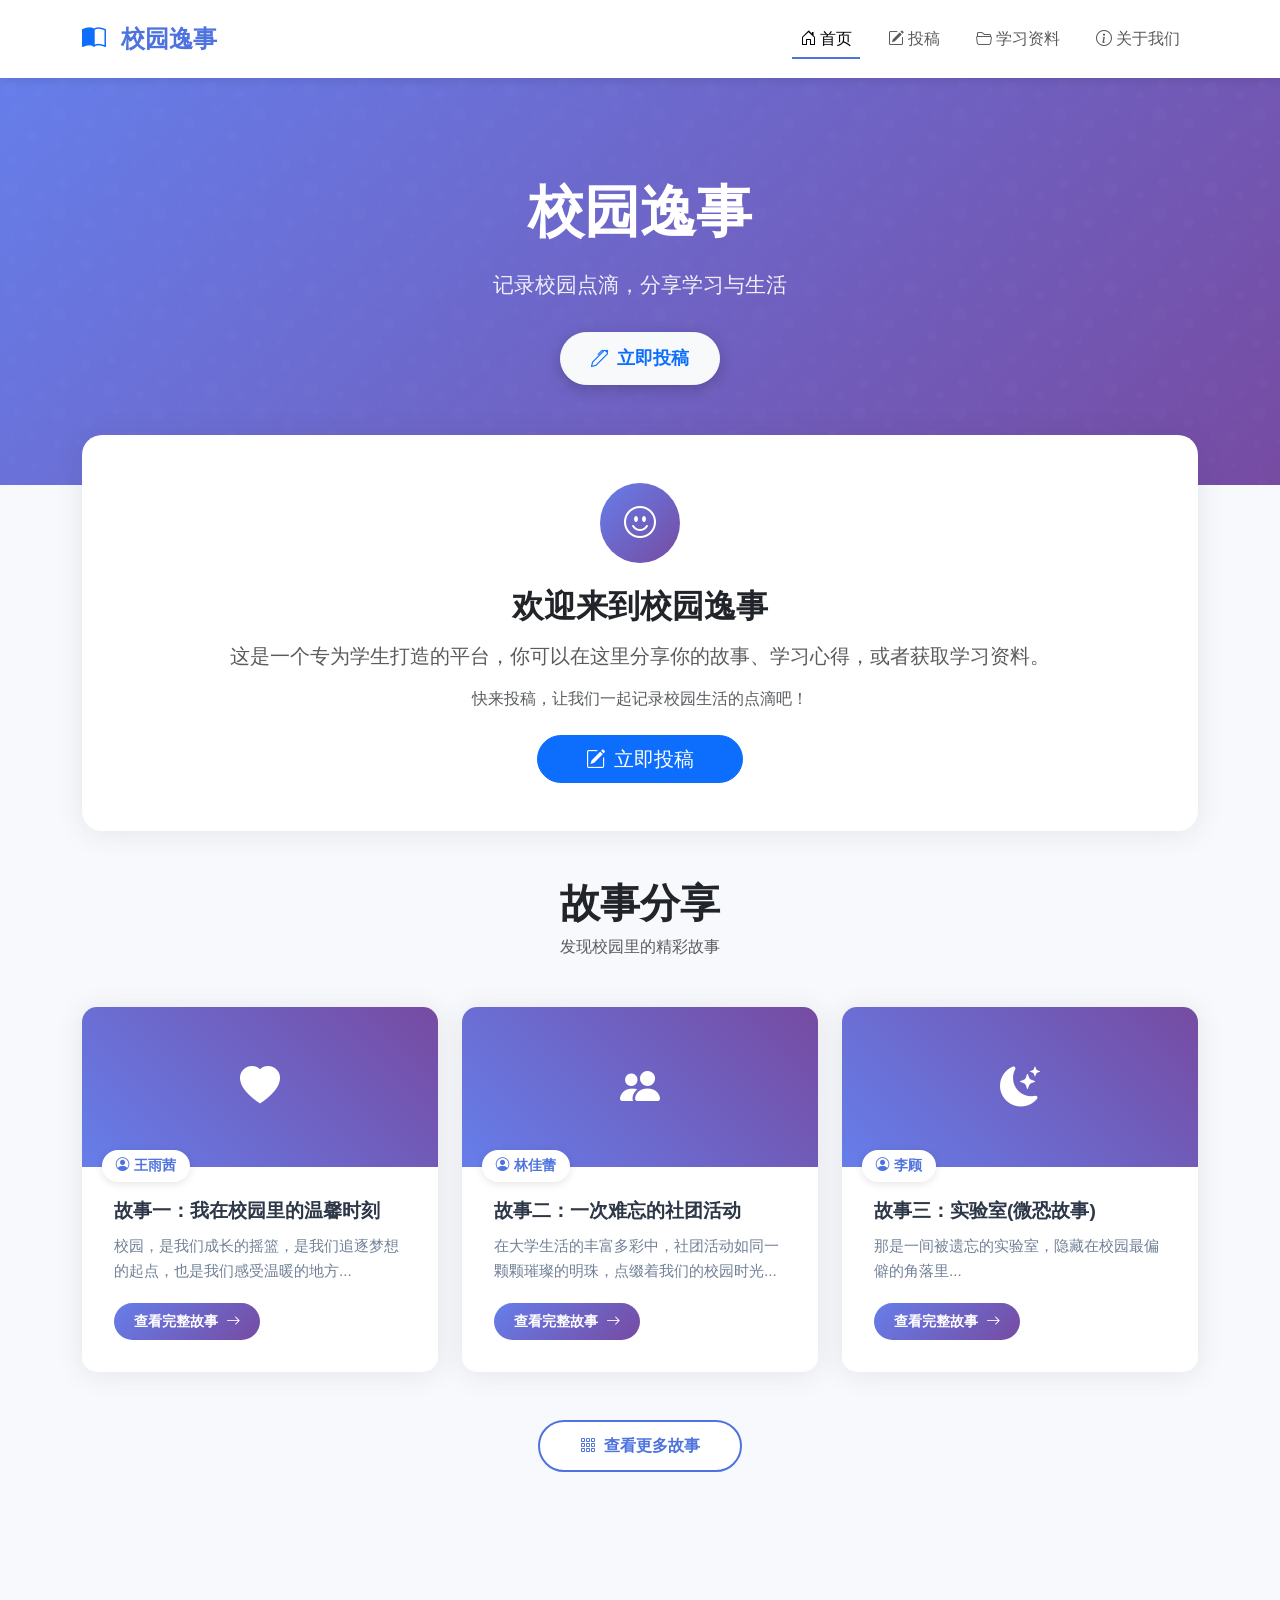
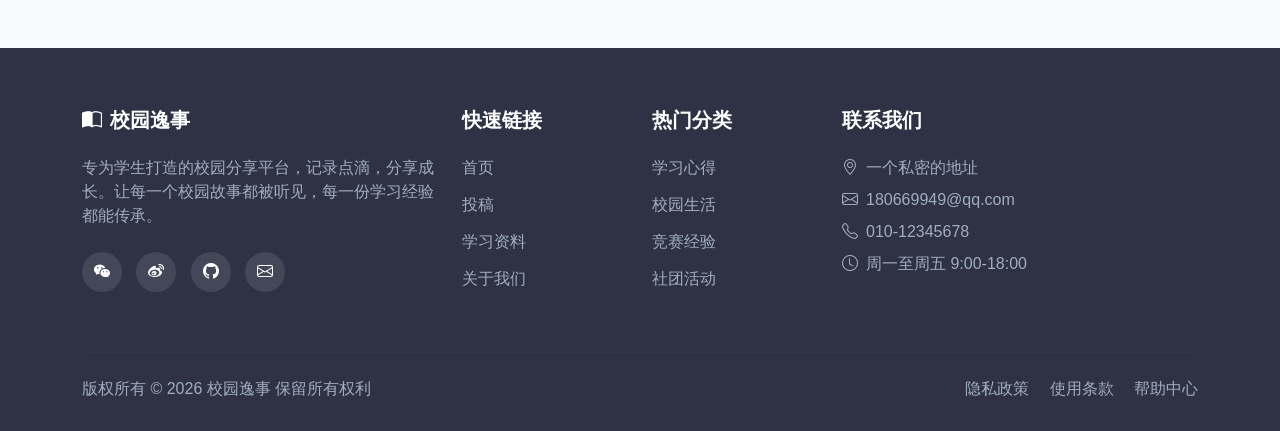
<file: 1.校园逸事网页/html副页/index.html>
<!DOCTYPE html>
<html lang="zh-CN">
<head>
    <meta charset="UTF-8">
    <meta name="viewport" content="width=device-width, initial-scale=1.0">
    <title>校园逸事 - 学生的专属天地</title>
    <!-- Bootstrap 5 CSS -->
    <link href="css/bootstrap.min.css" rel="stylesheet">
    <!-- Bootstrap Icons -->
    <link rel="stylesheet" href="https://cdn.jsdelivr.net/npm/bootstrap-icons@1.11.1/font/bootstrap-icons.css">
	<link rel="stylesheet" href="css/首页.css" />
</head>
<body>

    <!-- Navigation -->
    <nav class="navbar navbar-expand-lg navbar-light bg-white sticky-top">
        <div class="container">
            <a class="navbar-brand" href="index.html">
                <i class="bi bi-book-half me-2 text-primary"></i>
                校园逸事
            </a>
            <button class="navbar-toggler" type="button" data-bs-toggle="collapse" data-bs-target="#navbarNav">
                <span class="navbar-toggler-icon"></span>
            </button>
            <div class="collapse navbar-collapse" id="navbarNav">
                <ul class="navbar-nav ms-auto align-items-center">
                    <li class="nav-item">
                        <a class="nav-link active" href="index.html">
                            <i class="bi bi-house-door me-1"></i>首页
                        </a>
                    </li>
                    <li class="nav-item">
                        <a class="nav-link" href="submit.html">
                            <i class="bi bi-pencil-square me-1"></i>投稿
                        </a>
                    </li>
                    <li class="nav-item">
                        <a class="nav-link" href="resources.html">
                            <i class="bi bi-folder2-open me-1"></i>学习资料
                        </a>
                    </li>
                    <li class="nav-item">
                        <a class="nav-link" href="about.html">
                            <i class="bi bi-info-circle me-1"></i>关于我们
                        </a>
                    </li>
                </ul>
            </div>
        </div>
    </nav>

    <!-- Hero Section -->
    <section class="hero-section">
        <div class="container hero-content text-center animate-fade-in">
            <h1 class="hero-title">校园逸事</h1>
            <p class="hero-subtitle">记录校园点滴，分享学习与生活</p>
            <a href="submit.html" class="btn btn-light btn-hero text-primary">
                <i class="bi bi-pen me-2"></i>立即投稿
            </a>
        </div>
    </section>

    <!-- Welcome Section -->
    <div class="container">
        <div class="welcome-section text-center animate-fade-in delay-1">
            <div class="welcome-icon">
                <i class="bi bi-emoji-smile"></i>
            </div>
            <h2 class="fw-bold mb-3">欢迎来到校园逸事</h2>
            <p class="lead text-muted mb-3">这是一个专为学生打造的平台，你可以在这里分享你的故事、学习心得，或者获取学习资料。</p>
            <p class="text-muted mb-4">快来投稿，让我们一起记录校园生活的点滴吧！</p>
            <a href="submit.html" class="btn btn-primary btn-lg rounded-pill px-5">
                <i class="bi bi-pencil-square me-2"></i>立即投稿
            </a>
        </div>
    </div>

    <!-- Stories Section -->
    <main class="container py-5">
        <div class="text-center mb-5">
            <h2 class="fw-bold display-6">故事分享</h2>
            <p class="text-muted">发现校园里的精彩故事</p>
        </div>
        
        <div class="row g-4">
            <!-- Story 1 -->
            <div class="col-md-4 animate-fade-in delay-1">
                <div class="story-card">
                    <div class="story-card-header">
                        <i class="bi bi-heart-fill"></i>
                        <span class="story-author">
                            <i class="bi bi-person-circle me-1"></i>王雨茜
                        </span>
                    </div>
                    <div class="story-card-body">
                        <h3 class="story-title">故事一：我在校园里的温馨时刻</h3>
                        <p class="story-excerpt">校园，是我们成长的摇篮，是我们追逐梦想的起点，也是我们感受温暖的地方...</p>
                        <a href="story1.html" class="btn-read-more">
                            查看完整故事 <i class="bi bi-arrow-right ms-1"></i>
                        </a>
                    </div>
                </div>
            </div>

            <!-- Story 2 -->
            <div class="col-md-4 animate-fade-in delay-2">
                <div class="story-card">
                    <div class="story-card-header">
                        <i class="bi bi-people-fill"></i>
                        <span class="story-author">
                            <i class="bi bi-person-circle me-1"></i>林佳蕾
                        </span>
                    </div>
                    <div class="story-card-body">
                        <h3 class="story-title">故事二：一次难忘的社团活动</h3>
                        <p class="story-excerpt"> 在大学生活的丰富多彩中，社团活动如同一颗颗璀璨的明珠，点缀着我们的校园时光...</p>
                        <a href="story2.html" class="btn-read-more">
                            查看完整故事 <i class="bi bi-arrow-right ms-1"></i>
                        </a>
                    </div>
                </div>
            </div>

            <!-- Story 3 -->
            <div class="col-md-4 animate-fade-in delay-3">
                <div class="story-card">
                    <div class="story-card-header">
                        <i class="bi bi-moon-stars-fill"></i>
                        <span class="story-author">
                            <i class="bi bi-person-circle me-1"></i>李顾
                        </span>
                    </div>
                    <div class="story-card-body">
                        <h3 class="story-title">故事三：实验室(微恐故事)</h3>
                        <p class="story-excerpt">那是一间被遗忘的实验室，隐藏在校园最偏僻的角落里...</p>
                        <a href="story3.html" class="btn-read-more">
                            查看完整故事 <i class="bi bi-arrow-right ms-1"></i>
                        </a>
                    </div>
                </div>
            </div>
        </div>

        <!-- Load More -->
        <div class="load-more-section animate-fade-in delay-3">
            <a href="all.html" class="btn-load-more">
                <i class="bi bi-grid-3x3-gap me-2"></i>查看更多故事
            </a>
        </div>
    </main>

    <!-- Footer -->
    <footer class="footer">
        <div class="container">
            <div class="row">
                <div class="col-lg-4 mb-4">
                    <h5>
                        <i class="bi bi-book-half me-2"></i>校园逸事
                    </h5>
                    <p class="mb-4">专为学生打造的校园分享平台，记录点滴，分享成长。让每一个校园故事都被听见，每一份学习经验都能传承。</p>
                    <div class="social-links">
                        <a href="#" class="social-icon"><i class="bi bi-wechat"></i></a>
                        <a href="#" class="social-icon"><i class="bi bi-sina-weibo"></i></a>
                        <a href="#" class="social-icon"><i class="bi bi-github"></i></a>
                        <a href="#" class="social-icon"><i class="bi bi-envelope"></i></a>
                    </div>
                </div>
                <div class="col-lg-2 col-md-6 mb-4">
                    <h5>快速链接</h5>
                    <a href="index.html" class="footer-link">首页</a>
                    <a href="submit.html" class="footer-link">投稿</a>
                    <a href="resources.html" class="footer-link">学习资料</a>
                    <a href="about.html" class="footer-link">关于我们</a>
                </div>
                <div class="col-lg-2 col-md-6 mb-4">
                    <h5>热门分类</h5>
                    <a href="#" class="footer-link">学习心得</a>
                    <a href="#" class="footer-link">校园生活</a>
                    <a href="#" class="footer-link">竞赛经验</a>
                    <a href="#" class="footer-link">社团活动</a>
                </div>
                <div class="col-lg-4 col-md-6 mb-4">
                    <h5>联系我们</h5>
                    <p class="mb-2"><i class="bi bi-geo-alt me-2"></i>一个私密的地址</p>
                    <p class="mb-2"><i class="bi bi-envelope me-2"></i>180669949@qq.com</p>
                    <p class="mb-2"><i class="bi bi-telephone me-2"></i>010-12345678</p>
                    <p class="mb-0"><i class="bi bi-clock me-2"></i>周一至周五 9:00-18:00</p>
                </div>
            </div>
            <hr class="my-4" style="border-color: rgba(255,255,255,0.1);">
            <div class="row align-items-center">
                <div class="col-md-6 text-center text-md-start">
                    <p class="mb-0">版权所有 © 2026 校园逸事 保留所有权利</p>
                </div>
                <div class="col-md-6 text-center text-md-end mt-3 mt-md-0">
                    <a href="#" class="footer-link d-inline me-3">隐私政策</a>
                    <a href="#" class="footer-link d-inline me-3">使用条款</a>
                    <a href="#" class="footer-link d-inline">帮助中心</a>
                </div>
            </div>
        </div>
    </footer>

    <!-- Bootstrap JS Bundle -->
    <script src="js/bootstrap.min.js"></script>
    
    <!-- Custom JS for animations -->
    <script>
        // Intersection Observer for scroll animations
        const observerOptions = {
            threshold: 0.1,
            rootMargin: "0px 0px -50px 0px"
        };

        const observer = new IntersectionObserver((entries) => {
            entries.forEach(entry => {
                if (entry.isIntersecting) {
                    entry.target.style.opacity = "1";
                    entry.target.style.transform = "translateY(0)";
                }
            });
        }, observerOptions);

        document.querySelectorAll('.animate-fade-in').forEach((el) => {
            el.style.opacity = "0";
            el.style.transform = "translateY(30px)";
            el.style.transition = "all 0.8s ease-out";
            observer.observe(el);
        });

        // Navbar background change on scroll
        window.addEventListener('scroll', function() {
            const navbar = document.querySelector('.navbar');
            if (window.scrollY > 50) {
                navbar.classList.add('shadow-sm');
            } else {
                navbar.classList.remove('shadow-sm');
            }
        });
    </script>
</body>
</html>
</file>
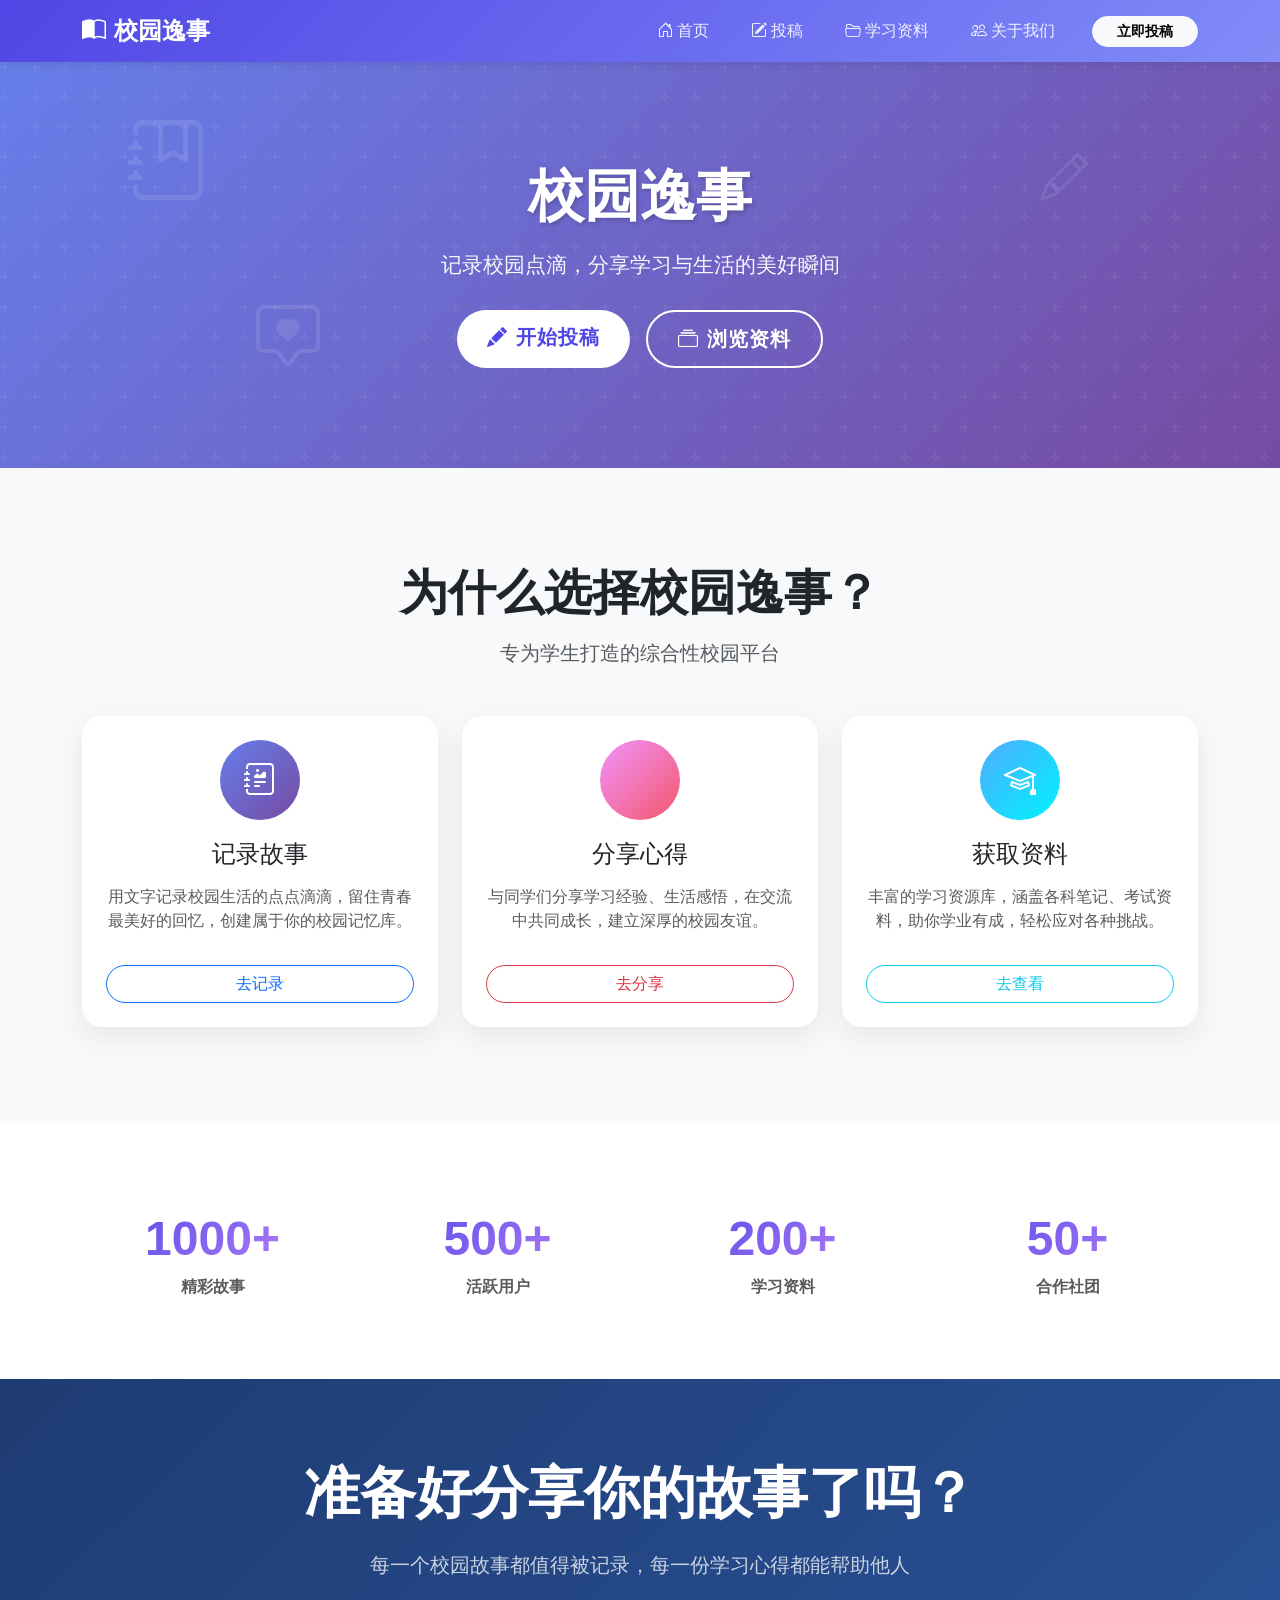
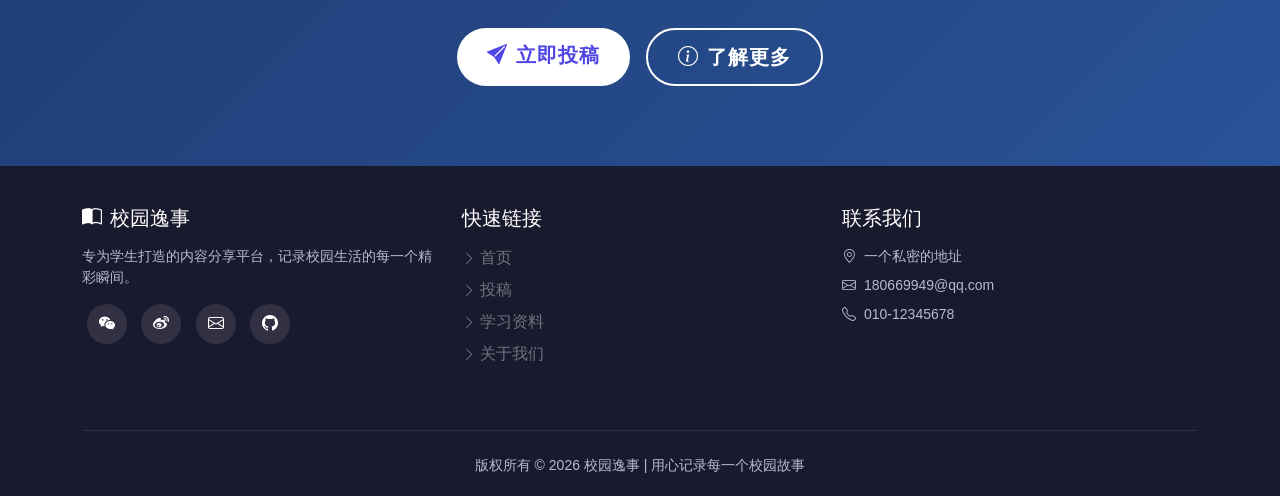
<file: 1.校园逸事网页/校园逸事.html>
<!DOCTYPE html>
<html lang="zh-CN">
<head>
    <meta charset="UTF-8">
    <meta name="viewport" content="width=device-width, initial-scale=1.0">
    <title>校园逸事 - 学生的专属天地</title>
    <!-- Bootstrap 5 CSS -->
    <link href="html副页/css/bootstrap.min.css" rel="stylesheet">
    <!-- Bootstrap Icons -->
    <link rel="stylesheet" href="https://cdn.jsdelivr.net/npm/bootstrap-icons@1.10.0/font/bootstrap-icons.css">
	<link rel="stylesheet" href="html副页/css/校园逸事.css" />
</head>
<body>

    <!-- 导航栏 -->
    <nav class="navbar navbar-expand-lg navbar-custom sticky-top">
        <div class="container">
            <a class="navbar-brand" href="#">
                <i class="bi bi-book-half me-2"></i>校园逸事
            </a>
            <button class="navbar-toggler" type="button" data-bs-toggle="collapse" data-bs-target="#navbarNav">
                <span class="navbar-toggler-icon" style="filter: invert(1);"></span>
            </button>
            <div class="collapse navbar-collapse" id="navbarNav">
                <ul class="navbar-nav ms-auto">
                    <li class="nav-item">
                        <a class="nav-link active" href="html副页/index.html">
                            <i class="bi bi-house-door me-1"></i>首页
                        </a>
                    </li>
                    <li class="nav-item">
                        <a class="nav-link" href="html副页/submit.html">
                            <i class="bi bi-pencil-square me-1"></i>投稿
                        </a>
                    </li>
                    <li class="nav-item">
                        <a class="nav-link" href="html副页/resources.html">
                            <i class="bi bi-folder2-open me-1"></i>学习资料
                        </a>
                    </li>
                    <li class="nav-item">
                        <a class="nav-link" href="html副页/about.html">
                            <i class="bi bi-people me-1"></i>关于我们
                        </a>
                    </li>
                </ul>
                <div class="ms-lg-3 mt-3 mt-lg-0">
                    <a href="html副页/submit.html" class="btn btn-light btn-sm rounded-pill px-4 fw-bold">
                        立即投稿
                    </a>
                </div>
            </div>
        </div>
    </nav>

    <!-- Hero区域 -->
    <section class="hero-section">
        <div class="floating-shape" style="top: 10%; left: 10%; font-size: 5rem;">
            <i class="bi bi-journal-bookmark"></i>
        </div>
        <div class="floating-shape" style="top: 20%; right: 15%; font-size: 3rem; animation-delay: 2s;">
            <i class="bi bi-pencil"></i>
        </div>
        <div class="floating-shape" style="bottom: 20%; left: 20%; font-size: 4rem; animation-delay: 4s;">
            <i class="bi bi-chat-square-heart"></i>
        </div>
        
        <div class="container hero-content text-center">
            <h1 class="hero-title">校园逸事</h1>
            <p class="hero-subtitle">记录校园点滴，分享学习与生活的美好瞬间</p>
            <div class="d-flex justify-content-center gap-3 flex-wrap">
                <a href="html副页/submit.html" class="btn btn-light btn-lg btn-custom btn-light-custom">
                    <i class="bi bi-pencil-fill me-2"></i>开始投稿
                </a>
                <a href="html副页/resources.html" class="btn btn-outline-light btn-lg btn-custom btn-outline-custom">
                    <i class="bi bi-collection me-2"></i>浏览资料
                </a>
            </div>
        </div>
    </section>

    <!-- 特性介绍 -->
    <section class="py-5 my-5">
        <div class="container">
            <div class="text-center mb-5">
                <h2 class="display-5 fw-bold mb-3">为什么选择校园逸事？</h2>
                <p class="lead text-muted">专为学生打造的综合性校园平台</p>
            </div>
            
            <div class="row g-4">
                <div class="col-md-4">
                    <div class="card feature-card p-4 text-center">
                        <div class="feature-icon icon-story">
                            <i class="bi bi-journal-richtext"></i>
                        </div>
                        <h3 class="h4 mb-3">记录故事</h3>
                        <p class="text-muted">用文字记录校园生活的点点滴滴，留住青春最美好的回忆，创建属于你的校园记忆库。</p>
                        <a href="html副页/submit.html" class="btn btn-outline-primary rounded-pill mt-3">去记录</a>
                    </div>
                </div>
                
                <div class="col-md-4">
                    <div class="card feature-card p-4 text-center">
                        <div class="feature-icon icon-share">
                            <i class="bi bi-share-nodes"></i>
                        </div>
                        <h3 class="h4 mb-3">分享心得</h3>
                        <p class="text-muted">与同学们分享学习经验、生活感悟，在交流中共同成长，建立深厚的校园友谊。</p>
                        <a href="html副页/submit.html" class="btn btn-outline-danger rounded-pill mt-3">去分享</a>
                    </div>
                </div>
                
                <div class="col-md-4">
                    <div class="card feature-card p-4 text-center">
                        <div class="feature-icon icon-study">
                            <i class="bi bi-mortarboard"></i>
                        </div>
                        <h3 class="h4 mb-3">获取资料</h3>
                        <p class="text-muted">丰富的学习资源库，涵盖各科笔记、考试资料，助你学业有成，轻松应对各种挑战。</p>
                        <a href="html副页/resources.html" class="btn btn-outline-info rounded-pill mt-3">去查看</a>
                    </div>
                </div>
            </div>
        </div>
    </section>

    <!-- 统计数据 -->
    <section class="stats-section">
        <div class="container">
            <div class="row">
                <div class="col-md-3 col-6">
                    <div class="stat-item">
                        <div class="stat-number">1000+</div>
                        <div class="text-muted fw-bold">精彩故事</div>
                    </div>
                </div>
                <div class="col-md-3 col-6">
                    <div class="stat-item">
                        <div class="stat-number">500+</div>
                        <div class="text-muted fw-bold">活跃用户</div>
                    </div>
                </div>
                <div class="col-md-3 col-6">
                    <div class="stat-item">
                        <div class="stat-number">200+</div>
                        <div class="text-muted fw-bold">学习资料</div>
                    </div>
                </div>
                <div class="col-md-3 col-6">
                    <div class="stat-item">
                        <div class="stat-number">50+</div>
                        <div class="text-muted fw-bold">合作社团</div>
                    </div>
                </div>
            </div>
        </div>
    </section>

    <!-- 行动号召 -->
    <section class="cta-section">
        <div class="container text-center">
            <h2 class="display-4 fw-bold mb-4">准备好分享你的故事了吗？</h2>
            <p class="lead mb-5 opacity-75">每一个校园故事都值得被记录，每一份学习心得都能帮助他人</p>
            <div class="d-flex justify-content-center gap-3 flex-wrap">
                <a href="html副页/submit.html" class="btn btn-light btn-lg btn-custom btn-light-custom">
                    <i class="bi bi-send-fill me-2"></i>立即投稿
                </a>
                <a href="html副页/about.html" class="btn btn-outline-light btn-lg btn-custom btn-outline-custom">
                    <i class="bi bi-info-circle me-2"></i>了解更多
                </a>
            </div>
        </div>
    </section>

    <!-- 页脚 -->
    <footer class="footer-custom">
        <div class="container">
            <div class="row">
                <div class="col-md-4 mb-4">
                    <h5 class="text-white mb-3">
                        <i class="bi bi-book-half me-2"></i>校园逸事
                    </h5>
                    <p class="small">专为学生打造的内容分享平台，记录校园生活的每一个精彩瞬间。</p>
                    <div class="social-links mt-3">
                        <a href="#"><i class="bi bi-wechat"></i></a>
                        <a href="#"><i class="bi bi-sina-weibo"></i></a>
                        <a href="#"><i class="bi bi-envelope"></i></a>
                        <a href="#"><i class="bi bi-github"></i></a>
                    </div>
                </div>
                <div class="col-md-4 mb-4">
                    <h5 class="text-white mb-3">快速链接</h5>
                    <ul class="list-unstyled">
                        <li class="mb-2"><a href="html副页/index.html" class="text-decoration-none text-secondary"><i class="bi bi-chevron-right me-1 small"></i>首页</a></li>
                        <li class="mb-2"><a href="html副页/submit.html" class="text-decoration-none text-secondary"><i class="bi bi-chevron-right me-1 small"></i>投稿</a></li>
                        <li class="mb-2"><a href="html副页/resources.html" class="text-decoration-none text-secondary"><i class="bi bi-chevron-right me-1 small"></i>学习资料</a></li>
                        <li class="mb-2"><a href="html副页/about.html" class="text-decoration-none text-secondary"><i class="bi bi-chevron-right me-1 small"></i>关于我们</a></li>
                    </ul>
                </div>
                <div class="col-md-4 mb-4">
                    <h5 class="text-white mb-3">联系我们</h5>
                    <p class="small mb-2"><i class="bi bi-geo-alt me-2"></i>一个私密的地址</p>
                    <p class="small mb-2"><i class="bi bi-envelope me-2"></i>180669949@qq.com</p>
                    <p class="small mb-2"><i class="bi bi-telephone me-2"></i>010-12345678</p>
                </div>
            </div>
            <hr class="border-secondary my-4">
            <div class="text-center">
                <p class="mb-0 small">版权所有 © 2026 校园逸事 | 用心记录每一个校园故事</p>
            </div>
        </div>
    </footer>

    <!-- Bootstrap JS Bundle -->
    <script src="https://cdn.jsdelivr.net/npm/bootstrap@5.3.0/dist/js/bootstrap.bundle.min.js"></script>
</body>
</html>
</file>
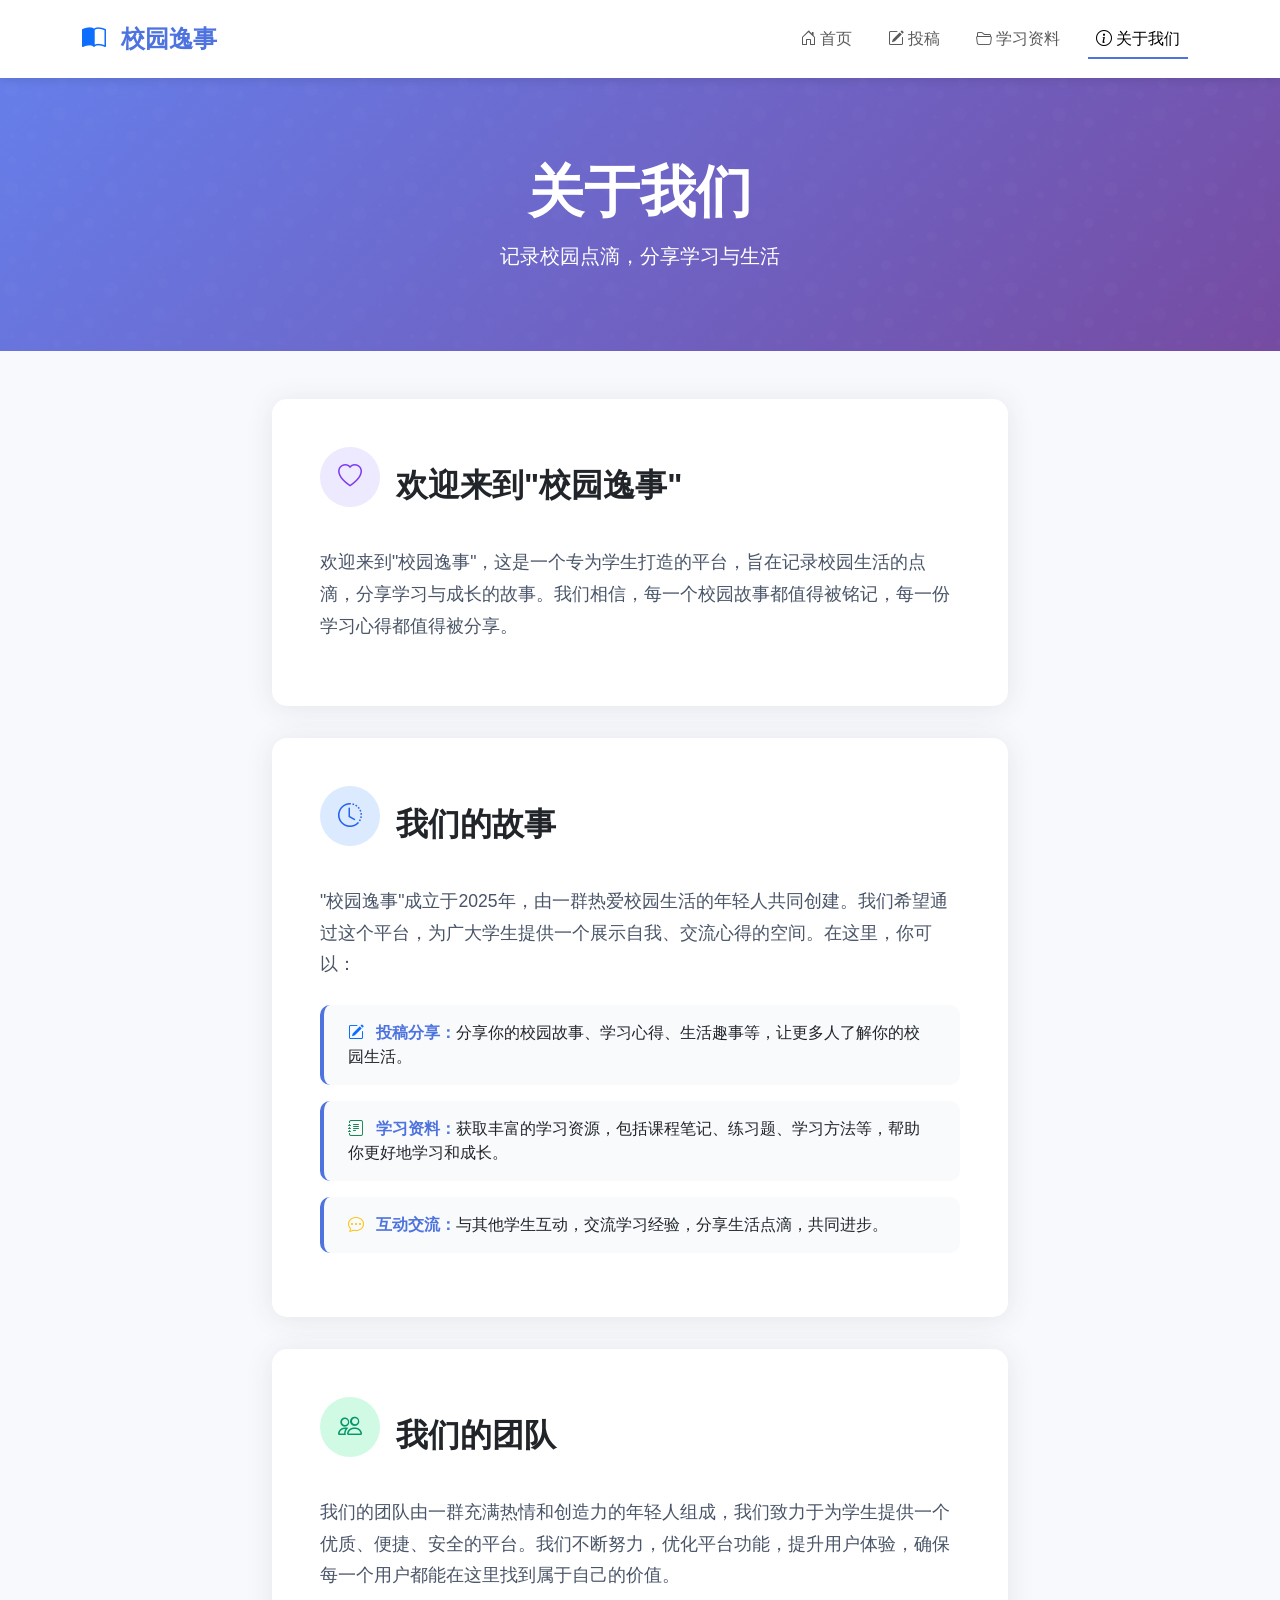
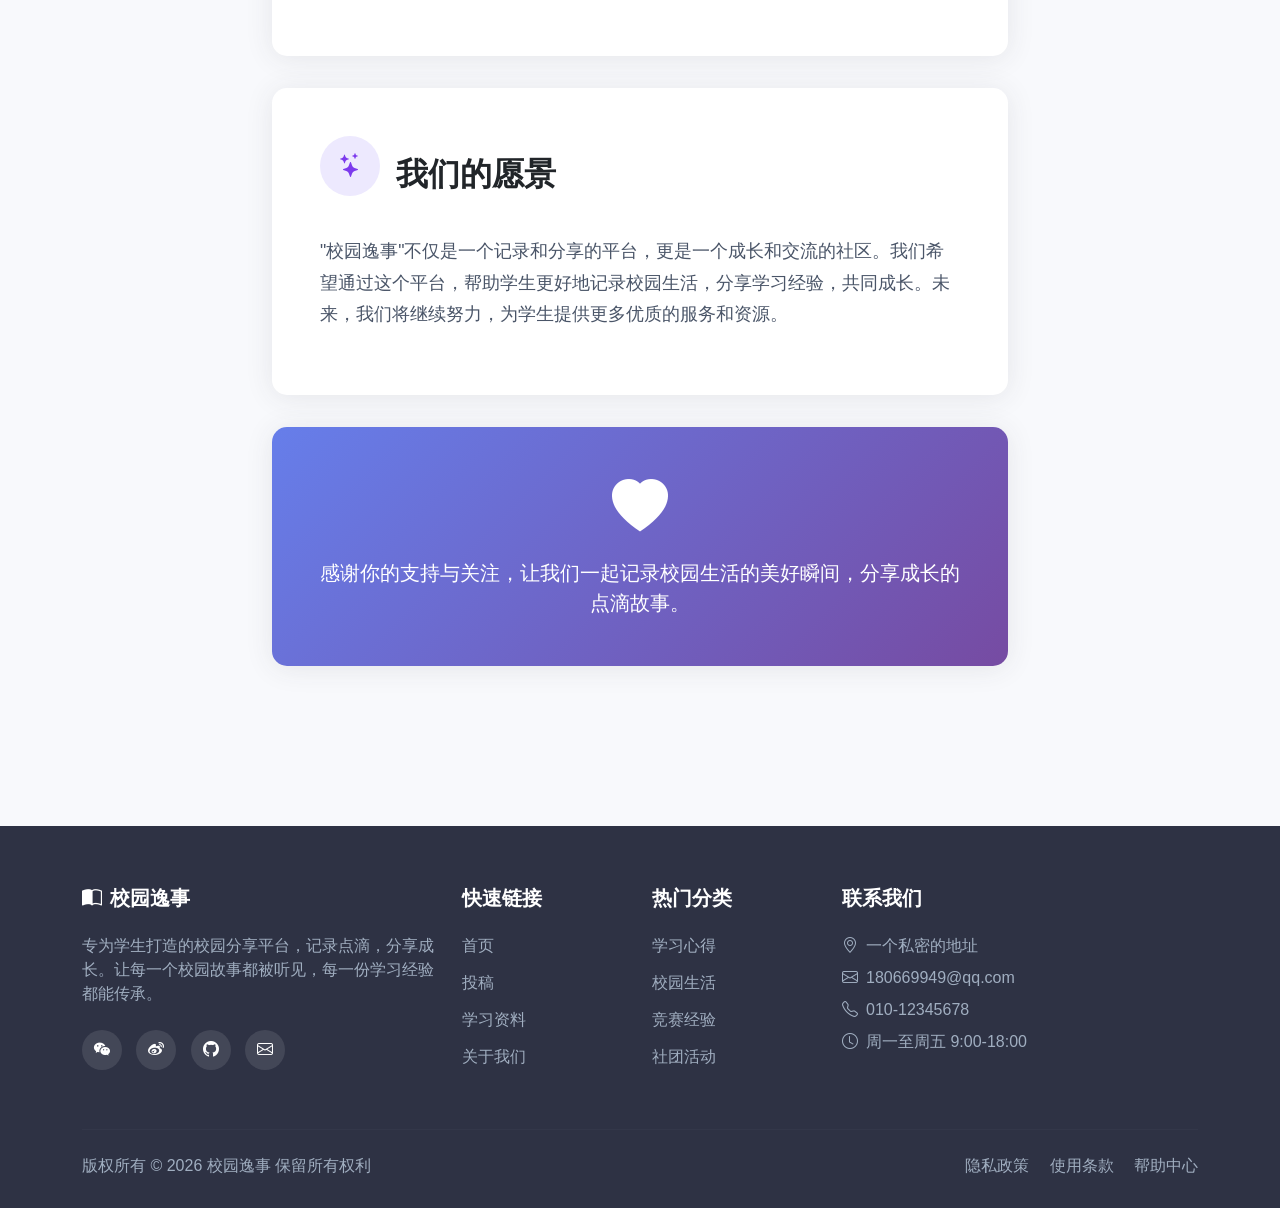
<file: 1.校园逸事网页/html副页/about.html>
<!DOCTYPE html>
<html lang="zh-CN">
<head>
    <meta charset="UTF-8">
    <meta name="viewport" content="width=device-width, initial-scale=1.0">
    <title>校园逸事 - 关于我们</title>
    <!-- Bootstrap 5 CSS -->
    <link href="https://cdn.jsdelivr.net/npm/bootstrap@5.3.2/dist/css/bootstrap.min.css" rel="stylesheet">
    <!-- Bootstrap Icons -->
    <link rel="stylesheet" href="https://cdn.jsdelivr.net/npm/bootstrap-icons@1.11.1/font/bootstrap-icons.css">
	<link rel="stylesheet" href="css/关于我们.css" />
</head>
<body>

    <!-- Navigation -->
    <nav class="navbar navbar-expand-lg navbar-light bg-white sticky-top">
        <div class="container">
            <a class="navbar-brand" href="index.html">
                <i class="bi bi-book-half me-2 text-primary"></i>
                校园逸事
            </a>
            <button class="navbar-toggler" type="button" data-bs-toggle="collapse" data-bs-target="#navbarNav">
                <span class="navbar-toggler-icon"></span>
            </button>
            <div class="collapse navbar-collapse" id="navbarNav">
                <ul class="navbar-nav ms-auto align-items-center">
                    <li class="nav-item">
                        <a class="nav-link" href="index.html">
                            <i class="bi bi-house-door me-1"></i>首页
                        </a>
                    </li>
                    <li class="nav-item">
                        <a class="nav-link" href="submit.html">
                            <i class="bi bi-pencil-square me-1"></i>投稿
                        </a>
                    </li>
                    <li class="nav-item">
                        <a class="nav-link" href="resources.html">
                            <i class="bi bi-folder2-open me-1"></i>学习资料
                        </a>
                    </li>
                    <li class="nav-item">
                        <a class="nav-link active" href="about.html">
                            <i class="bi bi-info-circle me-1"></i>关于我们
                        </a>
                    </li>
                </ul>
            </div>
        </div>
    </nav>

    <!-- Hero Section -->
    <section class="about-hero">
        <div class="container about-hero-content text-center animate-fade-in">
            <h1 class="display-4 fw-bold mb-3">关于我们</h1>
            <p class="lead opacity-90 mb-0">记录校园点滴，分享学习与生活</p>
        </div>
    </section>

    <!-- Main Content -->
    <main class="container py-5">
        <div class="row">
            <div class="col-lg-8 mx-auto">
                
                <!-- Introduction Card -->
                <div class="content-section animate-fade-in delay-1">
                    <div class="d-flex align-items-center mb-4">
                        <div class="feature-icon purple me-3">
                            <i class="bi bi-heart"></i>
                        </div>
                        <h2 class="fw-bold mb-0">欢迎来到"校园逸事"</h2>
                    </div>
                    <p class="lead-text">欢迎来到"校园逸事"，这是一个专为学生打造的平台，旨在记录校园生活的点滴，分享学习与成长的故事。我们相信，每一个校园故事都值得被铭记，每一份学习心得都值得被分享。</p>
                </div>

                <!-- History Card -->
                <div class="content-section animate-fade-in delay-2">
                    <div class="d-flex align-items-center mb-4">
                        <div class="feature-icon blue me-3">
                            <i class="bi bi-clock-history"></i>
                        </div>
                        <h2 class="fw-bold mb-0">我们的故事</h2>
                    </div>
                    <p class="lead-text">"校园逸事"成立于2025年，由一群热爱校园生活的年轻人共同创建。我们希望通过这个平台，为广大学生提供一个展示自我、交流心得的空间。在这里，你可以：</p>
                    
                    <ul class="highlight-list mt-4">
                        <li>
                            <i class="bi bi-pencil-square text-primary me-2"></i>
                            <strong>投稿分享：</strong>分享你的校园故事、学习心得、生活趣事等，让更多人了解你的校园生活。
                        </li>
                        <li>
                            <i class="bi bi-journal-text text-success me-2"></i>
                            <strong>学习资料：</strong>获取丰富的学习资源，包括课程笔记、练习题、学习方法等，帮助你更好地学习和成长。
                        </li>
                        <li>
                            <i class="bi bi-chat-dots text-warning me-2"></i>
                            <strong>互动交流：</strong>与其他学生互动，交流学习经验，分享生活点滴，共同进步。
                        </li>
                    </ul>
                </div>

                <!-- Team Card -->
                <div class="content-section animate-fade-in delay-3">
                    <div class="d-flex align-items-center mb-4">
                        <div class="feature-icon green me-3">
                            <i class="bi bi-people"></i>
                        </div>
                        <h2 class="fw-bold mb-0">我们的团队</h2>
                    </div>
                    <p class="lead-text">我们的团队由一群充满热情和创造力的年轻人组成，我们致力于为学生提供一个优质、便捷、安全的平台。我们不断努力，优化平台功能，提升用户体验，确保每一个用户都能在这里找到属于自己的价值。</p>
                </div>

                <!-- Vision Card -->
                <div class="content-section animate-fade-in delay-3">
                    <div class="d-flex align-items-center mb-4">
                        <div class="feature-icon purple me-3">
                            <i class="bi bi-stars"></i>
                        </div>
                        <h2 class="fw-bold mb-0">我们的愿景</h2>
                    </div>
                    <p class="lead-text">"校园逸事"不仅是一个记录和分享的平台，更是一个成长和交流的社区。我们希望通过这个平台，帮助学生更好地记录校园生活，分享学习经验，共同成长。未来，我们将继续努力，为学生提供更多优质的服务和资源。</p>
                </div>

                <!-- Thank You Card -->
                <div class="content-section text-center animate-fade-in delay-3" style="background: linear-gradient(135deg, #667eea 0%, #764ba2 100%); color: white; border: none;">
                    <i class="bi bi-heart-fill display-4 mb-3 d-block"></i>
                    <p class="lead mb-0">感谢你的支持与关注，让我们一起记录校园生活的美好瞬间，分享成长的点滴故事。</p>
                </div>

            </div>
        </div>
    </main>

    <!-- Footer -->
    <footer class="footer">
        <div class="container">
            <div class="row">
                <div class="col-lg-4 mb-4">
                    <h5>
                        <i class="bi bi-book-half me-2"></i>校园逸事
                    </h5>
                    <p class="mb-4">专为学生打造的校园分享平台，记录点滴，分享成长。让每一个校园故事都被听见，每一份学习经验都能传承。</p>
                    <div class="social-links">
                        <a href="#" class="social-icon"><i class="bi bi-wechat"></i></a>
                        <a href="#" class="social-icon"><i class="bi bi-sina-weibo"></i></a>
                        <a href="#" class="social-icon"><i class="bi bi-github"></i></a>
                        <a href="#" class="social-icon"><i class="bi bi-envelope"></i></a>
                    </div>
                </div>
                <div class="col-lg-2 col-md-6 mb-4">
                    <h5>快速链接</h5>
                    <a href="index.html" class="footer-link">首页</a>
                    <a href="submit.html" class="footer-link">投稿</a>
                    <a href="resources.html" class="footer-link">学习资料</a>
                    <a href="about.html" class="footer-link">关于我们</a>
                </div>
                <div class="col-lg-2 col-md-6 mb-4">
                    <h5>热门分类</h5>
                    <a href="#" class="footer-link">学习心得</a>
                    <a href="#" class="footer-link">校园生活</a>
                    <a href="#" class="footer-link">竞赛经验</a>
                    <a href="#" class="footer-link">社团活动</a>
                </div>
                <div class="col-lg-4 col-md-6 mb-4">
                    <h5>联系我们</h5>
                    <p class="mb-2"><i class="bi bi-geo-alt me-2"></i>一个私密的地址</p>
                    <p class="mb-2"><i class="bi bi-envelope me-2"></i>180669949@qq.com</p>
                    <p class="mb-2"><i class="bi bi-telephone me-2"></i>010-12345678</p>
                    <p class="mb-0"><i class="bi bi-clock me-2"></i>周一至周五 9:00-18:00</p>
                </div>
            </div>
            <hr class="my-4" style="border-color: rgba(255,255,255,0.1);">
            <div class="row align-items-center">
                <div class="col-md-6 text-center text-md-start">
                    <p class="mb-0">版权所有 © 2026 校园逸事 保留所有权利</p>
                </div>
                <div class="col-md-6 text-center text-md-end mt-3 mt-md-0">
                    <a href="#" class="footer-link d-inline me-3">隐私政策</a>
                    <a href="#" class="footer-link d-inline me-3">使用条款</a>
                    <a href="#" class="footer-link d-inline">帮助中心</a>
                </div>
            </div>
        </div>
    </footer>

    <!-- Bootstrap JS Bundle -->
    <script src="js/bootstrap.bundle.min.js"></script>
    
    <!-- Custom JS for animations -->
    <script>
        // Intersection Observer for scroll animations
        const observerOptions = {
            threshold: 0.1,
            rootMargin: "0px 0px -50px 0px"
        };

        const observer = new IntersectionObserver((entries) => {
            entries.forEach(entry => {
                if (entry.isIntersecting) {
                    entry.target.style.opacity = "1";
                    entry.target.style.transform = "translateY(0)";
                }
            });
        }, observerOptions);

        document.querySelectorAll('.animate-fade-in').forEach((el) => {
            el.style.opacity = "0";
            el.style.transform = "translateY(30px)";
            el.style.transition = "all 0.8s ease-out";
            observer.observe(el);
        });

        // Navbar background change on scroll
        window.addEventListener('scroll', function() {
            const navbar = document.querySelector('.navbar');
            if (window.scrollY > 50) {
                navbar.classList.add('shadow-sm');
            } else {
                navbar.classList.remove('shadow-sm');
            }
        });
    </script>
</body>
</html>
</file>
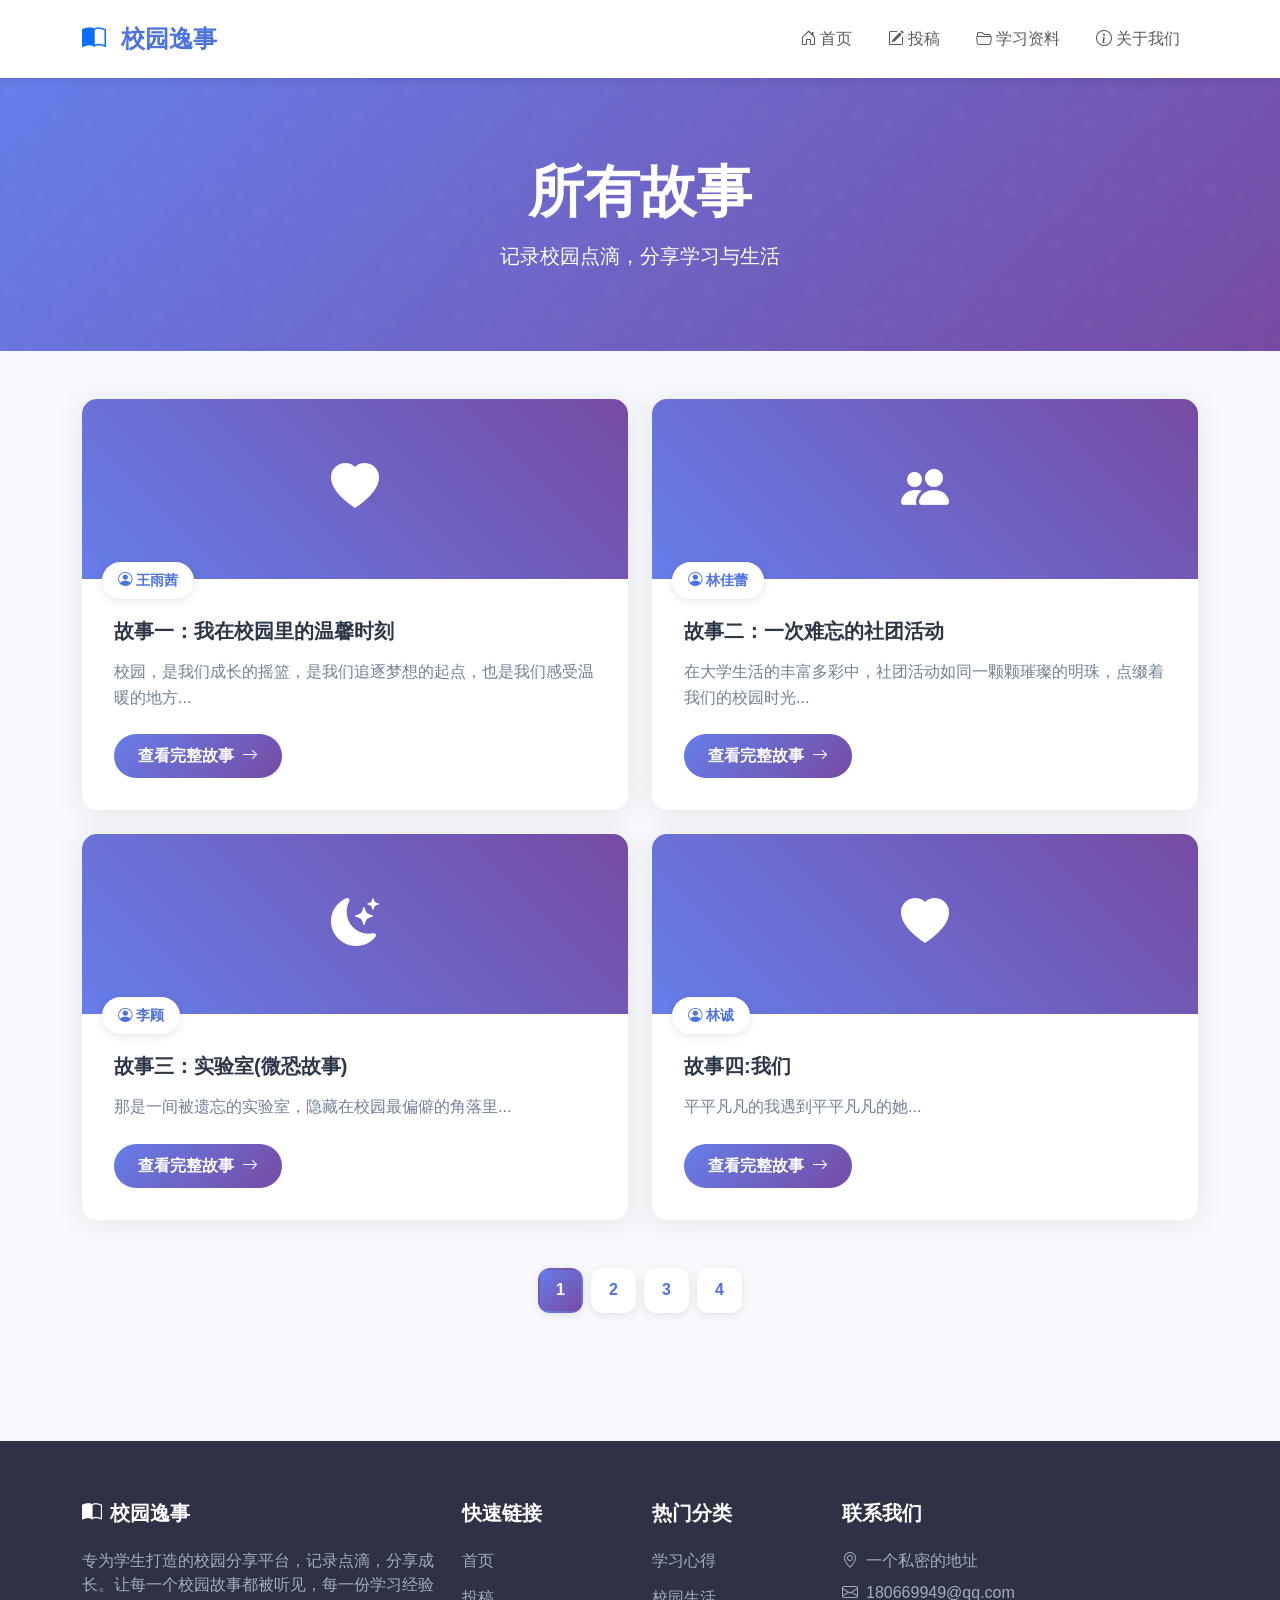
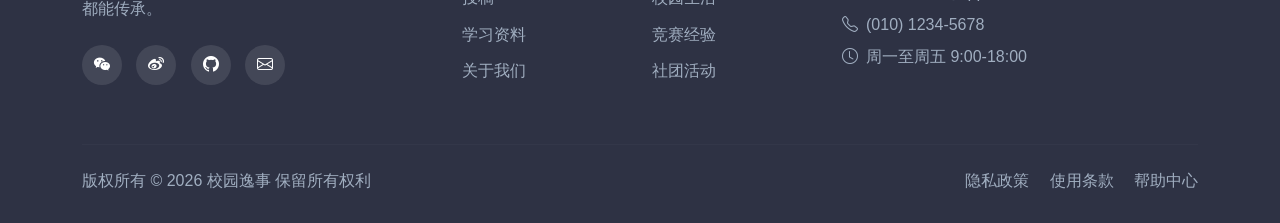
<file: 1.校园逸事网页/html副页/all.html>
<!DOCTYPE html>
<html lang="zh-CN">
<head>
    <meta charset="UTF-8">
    <meta name="viewport" content="width=device-width, initial-scale=1.0">
    <title>校园逸事 - 所有故事</title>
    <!-- Bootstrap 5 CSS -->
    <link href="css/bootstrap.min.css" rel="stylesheet">
    <!-- Bootstrap Icons -->
    <link rel="stylesheet" href="https://cdn.jsdelivr.net/npm/bootstrap-icons@1.11.1/font/bootstrap-icons.css">
	<link rel="stylesheet" href="css/更多故事.css" />
</head>
<body>

    <!-- Navigation -->
    <nav class="navbar navbar-expand-lg navbar-light bg-white sticky-top">
        <div class="container">
            <a class="navbar-brand" href="index.html">
                <i class="bi bi-book-half me-2 text-primary"></i>
                校园逸事
            </a>
            <button class="navbar-toggler" type="button" data-bs-toggle="collapse" data-bs-target="#navbarNav">
                <span class="navbar-toggler-icon"></span>
            </button>
            <div class="collapse navbar-collapse" id="navbarNav">
                <ul class="navbar-nav ms-auto align-items-center">
                    <li class="nav-item">
                        <a class="nav-link" href="index.html">
                            <i class="bi bi-house-door me-1"></i>首页
                        </a>
                    </li>
                    <li class="nav-item">
                        <a class="nav-link" href="submit.html">
                            <i class="bi bi-pencil-square me-1"></i>投稿
                        </a>
                    </li>
                    <li class="nav-item">
                        <a class="nav-link" href="resources.html">
                            <i class="bi bi-folder2-open me-1"></i>学习资料
                        </a>
                    </li>
                    <li class="nav-item">
                        <a class="nav-link" href="about.html">
                            <i class="bi bi-info-circle me-1"></i>关于我们
                        </a>
                    </li>
                </ul>
            </div>
        </div>
    </nav>

    <!-- Hero Section -->
    <section class="stories-hero">
        <div class="container stories-hero-content text-center animate-fade-in">
            <h1 class="display-4 fw-bold mb-3">所有故事</h1>
            <p class="lead opacity-90 mb-0">记录校园点滴，分享学习与生活</p>
        </div>
    </section>

    <!-- Main Content -->
    <main class="container py-5">
        <div class="row g-4">
            
            <!-- Story 1 -->
            <div class="col-md-6 col-lg-6 animate-fade-in delay-1">
                <div class="story-card">
                    <div class="story-card-header">
                        <i class="bi bi-heart-fill"></i>
                        <span class="story-author">
                            <i class="bi bi-person-circle me-1"></i>王雨茜
                        </span>
                    </div>
                    <div class="story-card-body">
                        <h3 class="story-title">故事一：我在校园里的温馨时刻</h3>
                        <p class="story-excerpt">校园，是我们成长的摇篮，是我们追逐梦想的起点，也是我们感受温暖的地方...</p>
                        <a href="story1.html" class="btn-read-more">
                            查看完整故事 <i class="bi bi-arrow-right ms-1"></i>
                        </a>
                    </div>
                </div>
            </div>

            <!-- Story 2 -->
            <div class="col-md-6 col-lg-6 animate-fade-in delay-2">
                <div class="story-card">
                    <div class="story-card-header">
                        <i class="bi bi-people-fill"></i>
                        <span class="story-author">
                            <i class="bi bi-person-circle me-1"></i>林佳蕾
                        </span>
                    </div>
                    <div class="story-card-body">
                        <h3 class="story-title">故事二：一次难忘的社团活动</h3>
                        <p class="story-excerpt"> 在大学生活的丰富多彩中，社团活动如同一颗颗璀璨的明珠，点缀着我们的校园时光...</p>
                        <a href="story2.html" class="btn-read-more">
                            查看完整故事 <i class="bi bi-arrow-right ms-1"></i>
                        </a>
                    </div>
                </div>
            </div>

            <!-- Story 3 -->
            <div class="col-md-6 col-lg-6 animate-fade-in delay-3">
                <div class="story-card">
                    <div class="story-card-header">
                        <i class="bi bi-moon-stars-fill"></i>
                        <span class="story-author">
                            <i class="bi bi-person-circle me-1"></i>李顾
                        </span>
                    </div>
                    <div class="story-card-body">
                        <h3 class="story-title">故事三：实验室(微恐故事)</h3>
                        <p class="story-excerpt">那是一间被遗忘的实验室，隐藏在校园最偏僻的角落里...</p>
                        <a href="story3.html" class="btn-read-more">
                            查看完整故事 <i class="bi bi-arrow-right ms-1"></i>
                        </a>
                    </div>
                </div>
            </div>

            <!-- Story 4 -->
            <div class="col-md-6 col-lg-6 animate-fade-in delay-4">
                <div class="story-card">
                    <div class="story-card-header">
                        <i class="bi bi-heart-fill"></i>
                        <span class="story-author">
                            <i class="bi bi-person-circle me-1"></i>林诚
                        </span>
                    </div>
                    <div class="story-card-body">
                        <h3 class="story-title">故事四:我们</h3>
                        <p class="story-excerpt">平平凡凡的我遇到平平凡凡的她...</p>
                        <a href="story4.html" class="btn-read-more">
                            查看完整故事 <i class="bi bi-arrow-right ms-1"></i>
                        </a>
                    </div>
                </div>
            </div>

        </div>

        <!-- Pagination -->
        <div class="pagination-custom animate-fade-in delay-4">
            <a href="#" class="active">1</a>
            <a href="all2.html">2</a>
            <a href="#">3</a>
            <a href="#">4</a>
        </div>
    </main>

    <!-- Footer -->
    <footer class="footer">
        <div class="container">
            <div class="row">
                <div class="col-lg-4 mb-4">
                    <h5>
                        <i class="bi bi-book-half me-2"></i>校园逸事
                    </h5>
                    <p class="mb-4">专为学生打造的校园分享平台，记录点滴，分享成长。让每一个校园故事都被听见，每一份学习经验都能传承。</p>
                    <div class="social-links">
                        <a href="#" class="social-icon"><i class="bi bi-wechat"></i></a>
                        <a href="#" class="social-icon"><i class="bi bi-sina-weibo"></i></a>
                        <a href="#" class="social-icon"><i class="bi bi-github"></i></a>
                        <a href="#" class="social-icon"><i class="bi bi-envelope"></i></a>
                    </div>
                </div>
                <div class="col-lg-2 col-md-6 mb-4">
                    <h5>快速链接</h5>
                    <a href="index.html" class="footer-link">首页</a>
                    <a href="submit.html" class="footer-link">投稿</a>
                    <a href="resources.html" class="footer-link">学习资料</a>
                    <a href="about.html" class="footer-link">关于我们</a>
                </div>
                <div class="col-lg-2 col-md-6 mb-4">
                    <h5>热门分类</h5>
                    <a href="#" class="footer-link">学习心得</a>
                    <a href="#" class="footer-link">校园生活</a>
                    <a href="#" class="footer-link">竞赛经验</a>
                    <a href="#" class="footer-link">社团活动</a>
                </div>
                <div class="col-lg-4 col-md-6 mb-4">
                    <h5>联系我们</h5>
                    <p class="mb-2"><i class="bi bi-geo-alt me-2"></i>一个私密的地址</p>
                    <p class="mb-2"><i class="bi bi-envelope me-2"></i>180669949@qq.com</p>
                    <p class="mb-2"><i class="bi bi-telephone me-2"></i>(010) 1234-5678</p>
                    <p class="mb-0"><i class="bi bi-clock me-2"></i>周一至周五 9:00-18:00</p>
                </div>
            </div>
            <hr class="my-4" style="border-color: rgba(255,255,255,0.1);">
            <div class="row align-items-center">
                <div class="col-md-6 text-center text-md-start">
                    <p class="mb-0">版权所有 © 2026 校园逸事 保留所有权利</p>
                </div>
                <div class="col-md-6 text-center text-md-end mt-3 mt-md-0">
                    <a href="#" class="footer-link d-inline me-3">隐私政策</a>
                    <a href="#" class="footer-link d-inline me-3">使用条款</a>
                    <a href="#" class="footer-link d-inline">帮助中心</a>
                </div>
            </div>
        </div>
    </footer>

    <!-- Bootstrap JS Bundle -->
    <script src="https://cdn.jsdelivr.net/npm/bootstrap@5.3.2/dist/js/bootstrap.bundle.min.js"></script>
    
    <!-- Custom JS for animations -->
    <script>
        // Intersection Observer for scroll animations
        const observerOptions = {
            threshold: 0.1,
            rootMargin: "0px 0px -50px 0px"
        };

        const observer = new IntersectionObserver((entries) => {
            entries.forEach(entry => {
                if (entry.isIntersecting) {
                    entry.target.style.opacity = "1";
                    entry.target.style.transform = "translateY(0)";
                }
            });
        }, observerOptions);

        document.querySelectorAll('.animate-fade-in').forEach((el) => {
            el.style.opacity = "0";
            el.style.transform = "translateY(30px)";
            el.style.transition = "all 0.8s ease-out";
            observer.observe(el);
        });

        // Navbar background change on scroll
        window.addEventListener('scroll', function() {
            const navbar = document.querySelector('.navbar');
            if (window.scrollY > 50) {
                navbar.classList.add('shadow-sm');
            } else {
                navbar.classList.remove('shadow-sm');
            }
        });
    </script>
</body>
</html>
</file>
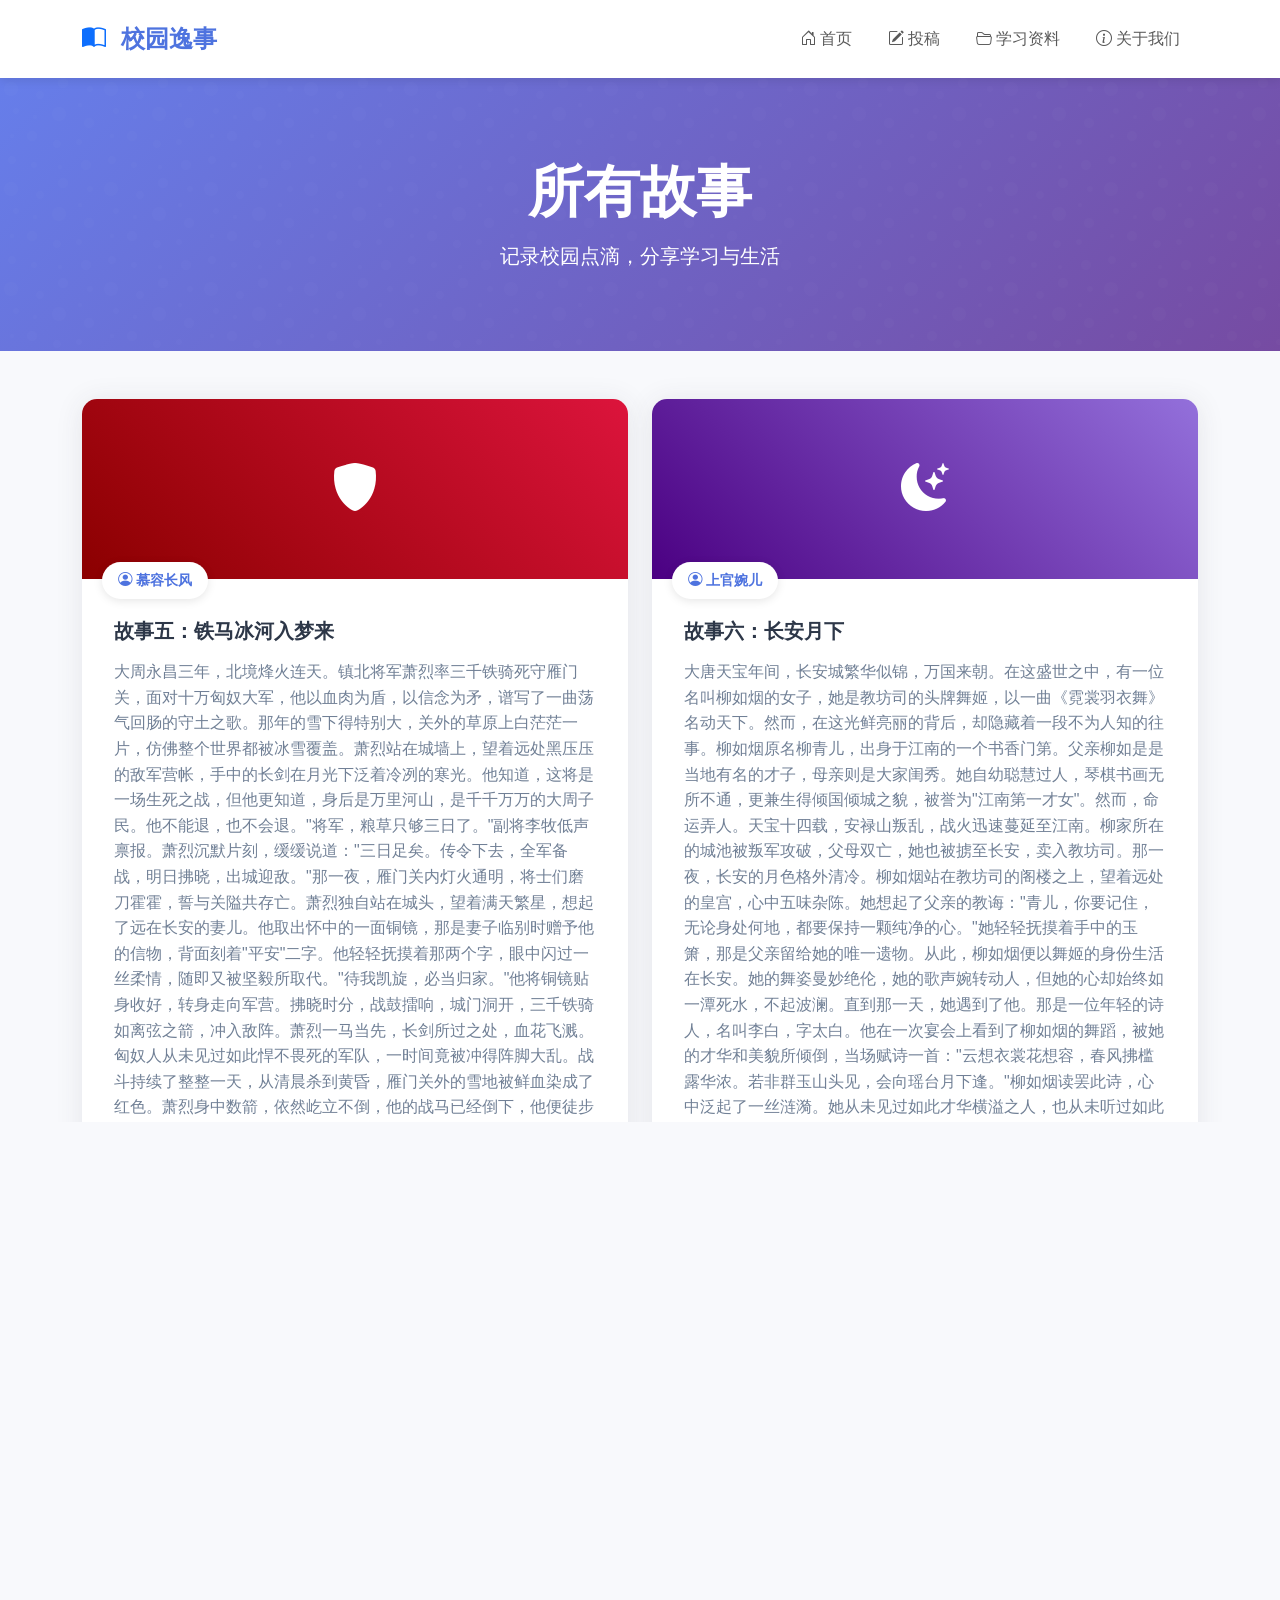
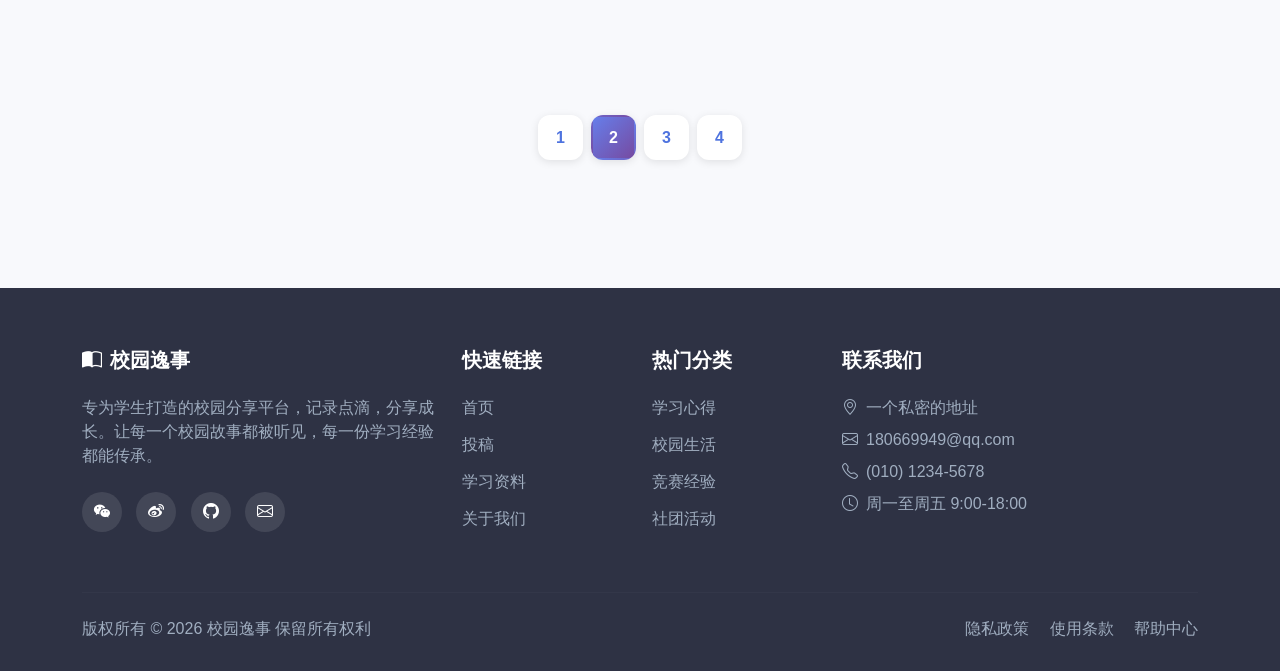
<file: 1.校园逸事网页/html副页/all2.html>
<!DOCTYPE html>
<html lang="zh-CN">
<head>
    <meta charset="UTF-8">
    <meta name="viewport" content="width=device-width, initial-scale=1.0">
    <title>校园逸事 - 所有故事 第2页</title>
    <!-- Bootstrap 5 CSS -->
    <link href="css/bootstrap.min.css" rel="stylesheet">
    <!-- Bootstrap Icons -->
    <link rel="stylesheet" href="https://cdn.jsdelivr.net/npm/bootstrap-icons@1.11.1/font/bootstrap-icons.css">
    <link rel="stylesheet" href="css/更多故事.css" />
</head>
<body>

    <!-- Navigation -->
    <nav class="navbar navbar-expand-lg navbar-light bg-white sticky-top">
        <div class="container">
            <a class="navbar-brand" href="index.html">
                <i class="bi bi-book-half me-2 text-primary"></i>
                校园逸事
            </a>
            <button class="navbar-toggler" type="button" data-bs-toggle="collapse" data-bs-target="#navbarNav">
                <span class="navbar-toggler-icon"></span>
            </button>
            <div class="collapse navbar-collapse" id="navbarNav">
                <ul class="navbar-nav ms-auto align-items-center">
                    <li class="nav-item">
                        <a class="nav-link" href="index.html">
                            <i class="bi bi-house-door me-1"></i>首页
                        </a>
                    </li>
                    <li class="nav-item">
                        <a class="nav-link" href="submit.html">
                            <i class="bi bi-pencil-square me-1"></i>投稿
                        </a>
                    </li>
                    <li class="nav-item">
                        <a class="nav-link" href="resources.html">
                            <i class="bi bi-folder2-open me-1"></i>学习资料
                        </a>
                    </li>
                    <li class="nav-item">
                        <a class="nav-link" href="about.html">
                            <i class="bi bi-info-circle me-1"></i>关于我们
                        </a>
                    </li>
                </ul>
            </div>
        </div>
    </nav>

    <!-- Hero Section -->
    <section class="stories-hero">
        <div class="container stories-hero-content text-center animate-fade-in">
            <h1 class="display-4 fw-bold mb-3">所有故事</h1>
            <p class="lead opacity-90 mb-0">记录校园点滴，分享学习与生活</p>
        </div>
    </section>

    <!-- Main Content -->
    <main class="container py-5">
        <div class="row g-4">
            
            <!-- Story 5 -->
            <div class="col-md-6 col-lg-6 animate-fade-in delay-1">
                <div class="story-card">
                    <div class="story-card-header" style="background: linear-gradient(45deg, #8B0000, #DC143C);">
                        <i class="bi bi-shield-fill"></i>
                        <span class="story-author">
                            <i class="bi bi-person-circle me-1"></i>慕容长风
                        </span>
                    </div>
                    <div class="story-card-body">
                        <h3 class="story-title">故事五：铁马冰河入梦来</h3>
                        <p class="story-excerpt">大周永昌三年，北境烽火连天。镇北将军萧烈率三千铁骑死守雁门关，面对十万匈奴大军，他以血肉为盾，以信念为矛，谱写了一曲荡气回肠的守土之歌。那年的雪下得特别大，关外的草原上白茫茫一片，仿佛整个世界都被冰雪覆盖。萧烈站在城墙上，望着远处黑压压的敌军营帐，手中的长剑在月光下泛着冷冽的寒光。他知道，这将是一场生死之战，但他更知道，身后是万里河山，是千千万万的大周子民。他不能退，也不会退。"将军，粮草只够三日了。"副将李牧低声禀报。萧烈沉默片刻，缓缓说道："三日足矣。传令下去，全军备战，明日拂晓，出城迎敌。"那一夜，雁门关内灯火通明，将士们磨刀霍霍，誓与关隘共存亡。萧烈独自站在城头，望着满天繁星，想起了远在长安的妻儿。他取出怀中的一面铜镜，那是妻子临别时赠予他的信物，背面刻着"平安"二字。他轻轻抚摸着那两个字，眼中闪过一丝柔情，随即又被坚毅所取代。"待我凯旋，必当归家。"他将铜镜贴身收好，转身走向军营。拂晓时分，战鼓擂响，城门洞开，三千铁骑如离弦之箭，冲入敌阵。萧烈一马当先，长剑所过之处，血花飞溅。匈奴人从未见过如此悍不畏死的军队，一时间竟被冲得阵脚大乱。战斗持续了整整一天，从清晨杀到黄昏，雁门关外的雪地被鲜血染成了红色。萧烈身中数箭，依然屹立不倒，他的战马已经倒下，他便徒步作战，手中的长剑已经卷刃，他便用拳头，用牙齿，与敌人殊死搏斗。终于，在夜幕降临之际，匈奴大军溃退。萧烈站在尸山血海之中，望着远去的敌军，嘴角露出了一丝微笑。他知道，他守住了，守住了这片土地，守住了身后的家园。但他也知道，自己的身体已经到了极限。他缓缓倒下，仰望着满天繁星，想起了妻子的面容，想起了孩子的笑声。"对不起，我回不去了。"这是他最后的念头。三年后，雁门关外立起了一座石碑，上面刻着"忠烈"二字。每逢清明，总有百姓前来祭拜，献上鲜花和美酒，讲述着那位将军的故事。而大周的史书上，也永远留下了这样一笔："镇北将军萧烈，以三千破十万，守土有责，以身殉国，谥号忠武。"</p>
                        <a href="story5.html" class="btn-read-more">
                            查看完整故事 <i class="bi bi-arrow-right ms-1"></i>
                        </a>
                    </div>
                </div>
            </div>

            <!-- Story 6 -->
            <div class="col-md-6 col-lg-6 animate-fade-in delay-2">
                <div class="story-card">
                    <div class="story-card-header" style="background: linear-gradient(45deg, #4B0082, #9370DB);">
                        <i class="bi bi-moon-stars-fill"></i>
                        <span class="story-author">
                            <i class="bi bi-person-circle me-1"></i>上官婉儿
                        </span>
                    </div>
                    <div class="story-card-body">
                        <h3 class="story-title">故事六：长安月下</h3>
                        <p class="story-excerpt">大唐天宝年间，长安城繁华似锦，万国来朝。在这盛世之中，有一位名叫柳如烟的女子，她是教坊司的头牌舞姬，以一曲《霓裳羽衣舞》名动天下。然而，在这光鲜亮丽的背后，却隐藏着一段不为人知的往事。柳如烟原名柳青儿，出身于江南的一个书香门第。父亲柳如是是当地有名的才子，母亲则是大家闺秀。她自幼聪慧过人，琴棋书画无所不通，更兼生得倾国倾城之貌，被誉为"江南第一才女"。然而，命运弄人。天宝十四载，安禄山叛乱，战火迅速蔓延至江南。柳家所在的城池被叛军攻破，父母双亡，她也被掳至长安，卖入教坊司。那一夜，长安的月色格外清冷。柳如烟站在教坊司的阁楼之上，望着远处的皇宫，心中五味杂陈。她想起了父亲的教诲："青儿，你要记住，无论身处何地，都要保持一颗纯净的心。"她轻轻抚摸着手中的玉箫，那是父亲留给她的唯一遗物。从此，柳如烟便以舞姬的身份生活在长安。她的舞姿曼妙绝伦，她的歌声婉转动人，但她的心却始终如一潭死水，不起波澜。直到那一天，她遇到了他。那是一位年轻的诗人，名叫李白，字太白。他在一次宴会上看到了柳如烟的舞蹈，被她的才华和美貌所倾倒，当场赋诗一首："云想衣裳花想容，春风拂槛露华浓。若非群玉山头见，会向瑶台月下逢。"柳如烟读罢此诗，心中泛起了一丝涟漪。她从未见过如此才华横溢之人，也从未听过如此动人的诗句。从那天起，李白便成了教坊司的常客。他与柳如烟谈诗论道，抚琴吹箫，在长安的月色下度过了无数美好的夜晚。然而，好景不长。李白的才华引起了权贵的嫉妒，他被排挤出长安，流放夜郎。临别之夜，柳如烟在长安城外为他送行。月光如水，洒在他们身上，像是镀上了一层银霜。"太白，此去路途遥远，你要保重。"柳如烟的声音有些哽咽。李白握住她的手，眼中满是不舍："如烟，等我回来。待我归来之日，必当娶你为妻。"柳如烟含泪点头，目送他的身影消失在夜色之中。然而，李白再也没有回来。他在流放途中病逝，年仅四十二岁。消息传来，柳如烟悲痛欲绝，她在教坊司的阁楼之上，独自吹奏了一夜的《阳关三叠》，泪水打湿了衣衫。从此，柳如烟不再跳舞。她在长安城外建了一座草庐，终日抚琴吹箫，思念着那个再也回不来的诗人。每逢清明，她都会在草庐前种下一株柳树，说是为了纪念那个在月光下为她赋诗的人。多年后，当人们路过那座草庐，总能听到悠扬的箫声，从竹林深处传来，伴随着淡淡的桂花香，像是在诉说着一段尘封已久的往事。</p>
                        <a href="story6.html" class="btn-read-more">
                            查看完整故事 <i class="bi bi-arrow-right ms-1"></i>
                        </a>
                    </div>
                </div>
            </div>

            <!-- Story 7 -->
            <div class="col-md-6 col-lg-6 animate-fade-in delay-3">
                <div class="story-card">
                    <div class="story-card-header" style="background: linear-gradient(45deg, #006400, #228B22);">
                        <i class="bi bi-tree-fill"></i>
                        <span class="story-author">
                            <i class="bi bi-person-circle me-1"></i>欧阳子衿
                        </span>
                    </div>
                    <div class="story-card-body">
                        <h3 class="story-title">故事七：竹林七贤</h3>
                        <p class="story-excerpt">魏晋之际，天下大乱，礼崩乐坏。在这动荡的年代里，有七位名士隐居竹林，以酒为友，以琴为伴，他们就是后世闻名的"竹林七贤"。嵇康，字叔夜，是七贤之首。他生得龙章凤姿，才华横溢，尤善抚琴，一曲《广陵散》冠绝天下。然而，他性格刚直，不愿与世俗同流合污，更不愿出仕为官，宁愿在竹林中过着清贫的生活。山涛，字巨源，是嵇康的好友。他为人忠厚，颇有政治才能，后来被司马氏征召入朝，官至吏部尚书。临行前，他前来向嵇康告别。竹林深处，清风徐来，竹叶沙沙作响。嵇康坐在一块青石上，面前摆着一架古琴，手指轻抚琴弦，发出悠扬的声响。"叔夜，我要走了。"山涛的声音有些沉重。嵇康没有抬头，继续抚琴："巨源，你此去，便是与这竹林绝缘了。"山涛沉默片刻，叹了口气："世事如此，无可奈何。叔夜，你也该为自己打算打算，司马氏的耐心是有限的。"嵇康停下手中的琴，抬起头，目光如炬："巨源，我嵇康宁可焚琴煮鹤，也不会为五斗米折腰。你去吧，从此我们恩断义绝。"说完，他挥笔写下了一封绝交书，掷于山涛面前。山涛拾起绝交书，手微微颤抖，最终一言不发，转身离去。嵇康望着他的背影，眼中闪过一丝痛楚，但随即又被坚毅所取代。他知道，从这一刻起，他便是真正的孤家寡人了。然而，竹林之中，还有五位好友在等着他。阮籍，字嗣宗，善饮酒，能长啸。他每日饮酒至醉，驾车漫游，行至无路之处，便痛哭而返。世人皆以为他疯癫，唯有嵇康知道，他是在用这种方式，表达对这个世界的绝望。向秀，字子期，善读书，尤好《庄子》。他常与嵇康一起，在竹林中打铁，锤声叮当，火星四溅，伴随着他们的谈笑声，回荡在竹林深处。刘伶，字伯伦，嗜酒如命。他常乘一鹿车，携一壶酒，命仆人荷锄而随，曰："死便埋我。"其旷达如此。王戎，字濬冲，虽年少，却聪慧过人。他善于品鉴人物，一眼便能看出一个人的优劣。阮咸，字仲容，善弹琵琶。他的音乐，时而激昂，时而低沉，像是在诉说着人生的悲欢离合。七人常在竹林中聚会，饮酒赋诗，抚琴长啸。他们不谈政治，不论世俗，只谈风月，只论文章。在那段黑暗的岁月里，竹林成为了他们唯一的避风港。然而，好景不长。景元四年，嵇康因得罪钟会，被诬陷谋反，判处死刑。消息传来，竹林之中一片死寂。阮籍长啸一声，泪如雨下。向秀放下手中的铁锤，呆立良久。刘伶举起酒壶，一饮而尽，然后伏地痛哭。刑场之上，嵇康神色自若。他请求监斩官，允许他最后抚琴一曲。监斩官感其气度，允准。嵇康端坐于刑台之上，面前摆着那架陪伴他多年的古琴。他深吸一口气，手指轻抚琴弦，《广陵散》的悠扬旋律，在刑场上空回荡。那曲子，时而激昂，如金戈铁马；时而低沉，如泣如诉。围观的百姓，无不潸然泪下。曲终，嵇康放下双手，长叹一声："《广陵散》于今绝矣！"随即从容就戮，年仅三十九岁。嵇康死后，竹林七贤星散。阮籍继续饮酒，三年后抑郁而终。向秀出仕，官至散骑常侍，但心中始终怀念着竹林中的岁月。刘伶依旧嗜酒，最终醉死于家中。王戎官至司徒，位极人臣，但晚年常对人说："我与嵇叔夜相比，犹如尘埃之比日月。"阮咸不知所终，传说他携琵琶远走天涯，再也没有人见过他。山涛在朝中为官多年，始终不忘嵇康。他曾在嵇康死后，悉心照料嵇康的儿女，将他们抚养成人。临终前，他取出那封绝交书，老泪纵横："叔夜，我对不起你。"多年后，当人们路过那片竹林，依然能听到悠扬的琴声，从竹林深处传来，伴随着淡淡的酒香，像是在诉说着一段尘封已久的往事。而那曲《广陵散》，也终究没有绝迹。传说嵇康在临刑前，将琴谱传给了一位狱卒，嘱咐他妥善保管。那狱卒后人将琴谱代代相传，直至今日，依然有人能够弹奏这首千古绝唱。</p>
                        <a href="story7.html" class="btn-read-more">
                            查看完整故事 <i class="bi bi-arrow-right ms-1"></i>
                        </a>
                    </div>
                </div>
            </div>

            <!-- Story 8 -->
            <div class="col-md-6 col-lg-6 animate-fade-in delay-4">
                <div class="story-card">
                    <div class="story-card-header" style="background: linear-gradient(45deg, #8B4513, #D2691E);">
                        <i class="bi bi-fire"></i>
                        <span class="story-author">
                            <i class="bi bi-person-circle me-1"></i>司徒明月
                        </span>
                    </div>
                    <div class="story-card-body">
                        <h3 class="story-title">故事八：烽火戏诸侯</h3>
                        <p class="story-excerpt">西周末年，周幽王即位，宠幸褒姒。褒姒生得倾国倾城，却终日愁眉不展，从未展露过笑颜。幽王为博美人一笑，绞尽脑汁，却始终无果。一日，幽王携褒姒登上骊山烽火台。烽火台乃国之重器，一旦有外敌入侵，便点燃烽火，诸侯见之，必率兵来援。褒姒站在烽火台上，望着远处连绵的山峦，依旧面无表情。幽王心中焦急，突然灵机一动，下令点燃烽火。顿时，狼烟四起，直冲云霄。诸侯见烽火燃起，以为京城有变，纷纷率兵赶来。一时间，骊山脚下兵马云集，旌旗蔽日，战鼓雷动。褒姒见此情景，终于展颜一笑。那笑容，如春花绽放，如秋月皎洁，美得让人心醉。幽王大喜，重赏了点燃烽火的士兵。然而，诸侯们得知真相后，无不愤然离去。他们千里迢迢赶来勤王，却被当作了取乐的工具，心中的愤怒可想而知。太史伯阳父闻讯，长叹一声："周室将亡矣。烽火乃国之重器，岂能儿戏？今日戏诸侯，他日诸侯必不再来。犬戎若至，谁为陛下御敌？"幽王不以为意，依旧沉溺于酒色之中。他命人搜集天下奇珍异宝，为褒姒建造了一座琼楼玉宇，名曰"摘星楼"。楼高百丈，登临其上，手可摘星。褒姒住在摘星楼中，每日锦衣玉食，却从未再展露过笑容。幽王不解，问她："爱妃，朕已倾尽天下之力，为何你仍不开心？"褒姒望着窗外的月色，轻声说道："陛下，臣妾并非不爱笑，只是这笑容，需要真心才能换得。陛下以烽火戏诸侯，换来的不过是一时的欢愉，却失了天下人心。臣妾笑，是因为看到了诸侯的狼狈，但臣妾的心中，却充满了悲哀。"幽王默然。他第一次意识到，自己可能做错了什么。但为时已晚。犬戎果然来犯。幽王急令点燃烽火，但诸侯们看到烽火，却无人前来。他们以为，这又是幽王的恶作剧。犬戎长驱直入，攻破镐京。幽王带着褒姒仓皇出逃，最终被追兵赶上，死于骊山之下。褒姒被犬戎掳走，不知所终。传说她后来逃到了江南，隐姓埋名，度过余生。她再也没有笑过，每日只是对着窗外的月色，抚琴一曲，像是在祭奠那个为她烽火戏诸侯的君王。多年后，当人们路过骊山，依然能看到那座残破的烽火台，在夕阳的余晖中，显得格外苍凉。而"烽火戏诸侯"的故事，也成为了后世君王的警示：国之重器，不可儿戏；民心所向，不可辜负。太史伯阳父在《史记》中留下了这样一段话："幽王以烽火戏诸侯，失信于天下，终致国破家亡。后世君王，当以此为鉴，慎之又慎。"而褒姒的那句话，也被后人传颂："笑容需要真心才能换得。"这或许是这个故事，留给后人最深刻的启示。</p>
                        <a href="story8.html" class="btn-read-more">
                            查看完整故事 <i class="bi bi-arrow-right ms-1"></i>
                        </a>
                    </div>
                </div>
            </div>

        </div>

        <!-- Pagination -->
        <div class="pagination-custom animate-fade-in delay-4">
            <a href="all.html">1</a>
            <a href="#" class="active">2</a>
            <a href="#">3</a>
            <a href="#">4</a>
        </div>
    </main>

    <!-- Footer -->
    <footer class="footer">
        <div class="container">
            <div class="row">
                <div class="col-lg-4 mb-4">
                    <h5>
                        <i class="bi bi-book-half me-2"></i>校园逸事
                    </h5>
                    <p class="mb-4">专为学生打造的校园分享平台，记录点滴，分享成长。让每一个校园故事都被听见，每一份学习经验都能传承。</p>
                    <div class="social-links">
                        <a href="#" class="social-icon"><i class="bi bi-wechat"></i></a>
                        <a href="#" class="social-icon"><i class="bi bi-sina-weibo"></i></a>
                        <a href="#" class="social-icon"><i class="bi bi-github"></i></a>
                        <a href="#" class="social-icon"><i class="bi bi-envelope"></i></a>
                    </div>
                </div>
                <div class="col-lg-2 col-md-6 mb-4">
                    <h5>快速链接</h5>
                    <a href="index.html" class="footer-link">首页</a>
                    <a href="submit.html" class="footer-link">投稿</a>
                    <a href="resources.html" class="footer-link">学习资料</a>
                    <a href="about.html" class="footer-link">关于我们</a>
                </div>
                <div class="col-lg-2 col-md-6 mb-4">
                    <h5>热门分类</h5>
                    <a href="#" class="footer-link">学习心得</a>
                    <a href="#" class="footer-link">校园生活</a>
                    <a href="#" class="footer-link">竞赛经验</a>
                    <a href="#" class="footer-link">社团活动</a>
                </div>
                <div class="col-lg-4 col-md-6 mb-4">
                    <h5>联系我们</h5>
                    <p class="mb-2"><i class="bi bi-geo-alt me-2"></i>一个私密的地址</p>
                    <p class="mb-2"><i class="bi bi-envelope me-2"></i>180669949@qq.com</p>
                    <p class="mb-2"><i class="bi bi-telephone me-2"></i>(010) 1234-5678</p>
                    <p class="mb-0"><i class="bi bi-clock me-2"></i>周一至周五 9:00-18:00</p>
                </div>
            </div>
            <hr class="my-4" style="border-color: rgba(255,255,255,0.1);">
            <div class="row align-items-center">
                <div class="col-md-6 text-center text-md-start">
                    <p class="mb-0">版权所有 © 2026 校园逸事 保留所有权利</p>
                </div>
                <div class="col-md-6 text-center text-md-end mt-3 mt-md-0">
                    <a href="#" class="footer-link d-inline me-3">隐私政策</a>
                    <a href="#" class="footer-link d-inline me-3">使用条款</a>
                    <a href="#" class="footer-link d-inline">帮助中心</a>
                </div>
            </div>
        </div>
    </footer>

    <!-- Bootstrap JS Bundle -->
    <script src="https://cdn.jsdelivr.net/npm/bootstrap@5.3.2/dist/js/bootstrap.bundle.min.js"></script>
    
    <!-- Custom JS for animations -->
    <script>
        // Intersection Observer for scroll animations
        const observerOptions = {
            threshold: 0.1,
            rootMargin: "0px 0px -50px 0px"
        };

        const observer = new IntersectionObserver((entries) => {
            entries.forEach(entry => {
                if (entry.isIntersecting) {
                    entry.target.style.opacity = "1";
                    entry.target.style.transform = "translateY(0)";
                }
            });
        }, observerOptions);

        document.querySelectorAll('.animate-fade-in').forEach((el) => {
            el.style.opacity = "0";
            el.style.transform = "translateY(30px)";
            el.style.transition = "all 0.8s ease-out";
            observer.observe(el);
        });

        // Navbar background change on scroll
        window.addEventListener('scroll', function() {
            const navbar = document.querySelector('.navbar');
            if (window.scrollY > 50) {
                navbar.classList.add('shadow-sm');
            } else {
                navbar.classList.remove('shadow-sm');
            }
        });
    </script>
</body>
</html>
</file>
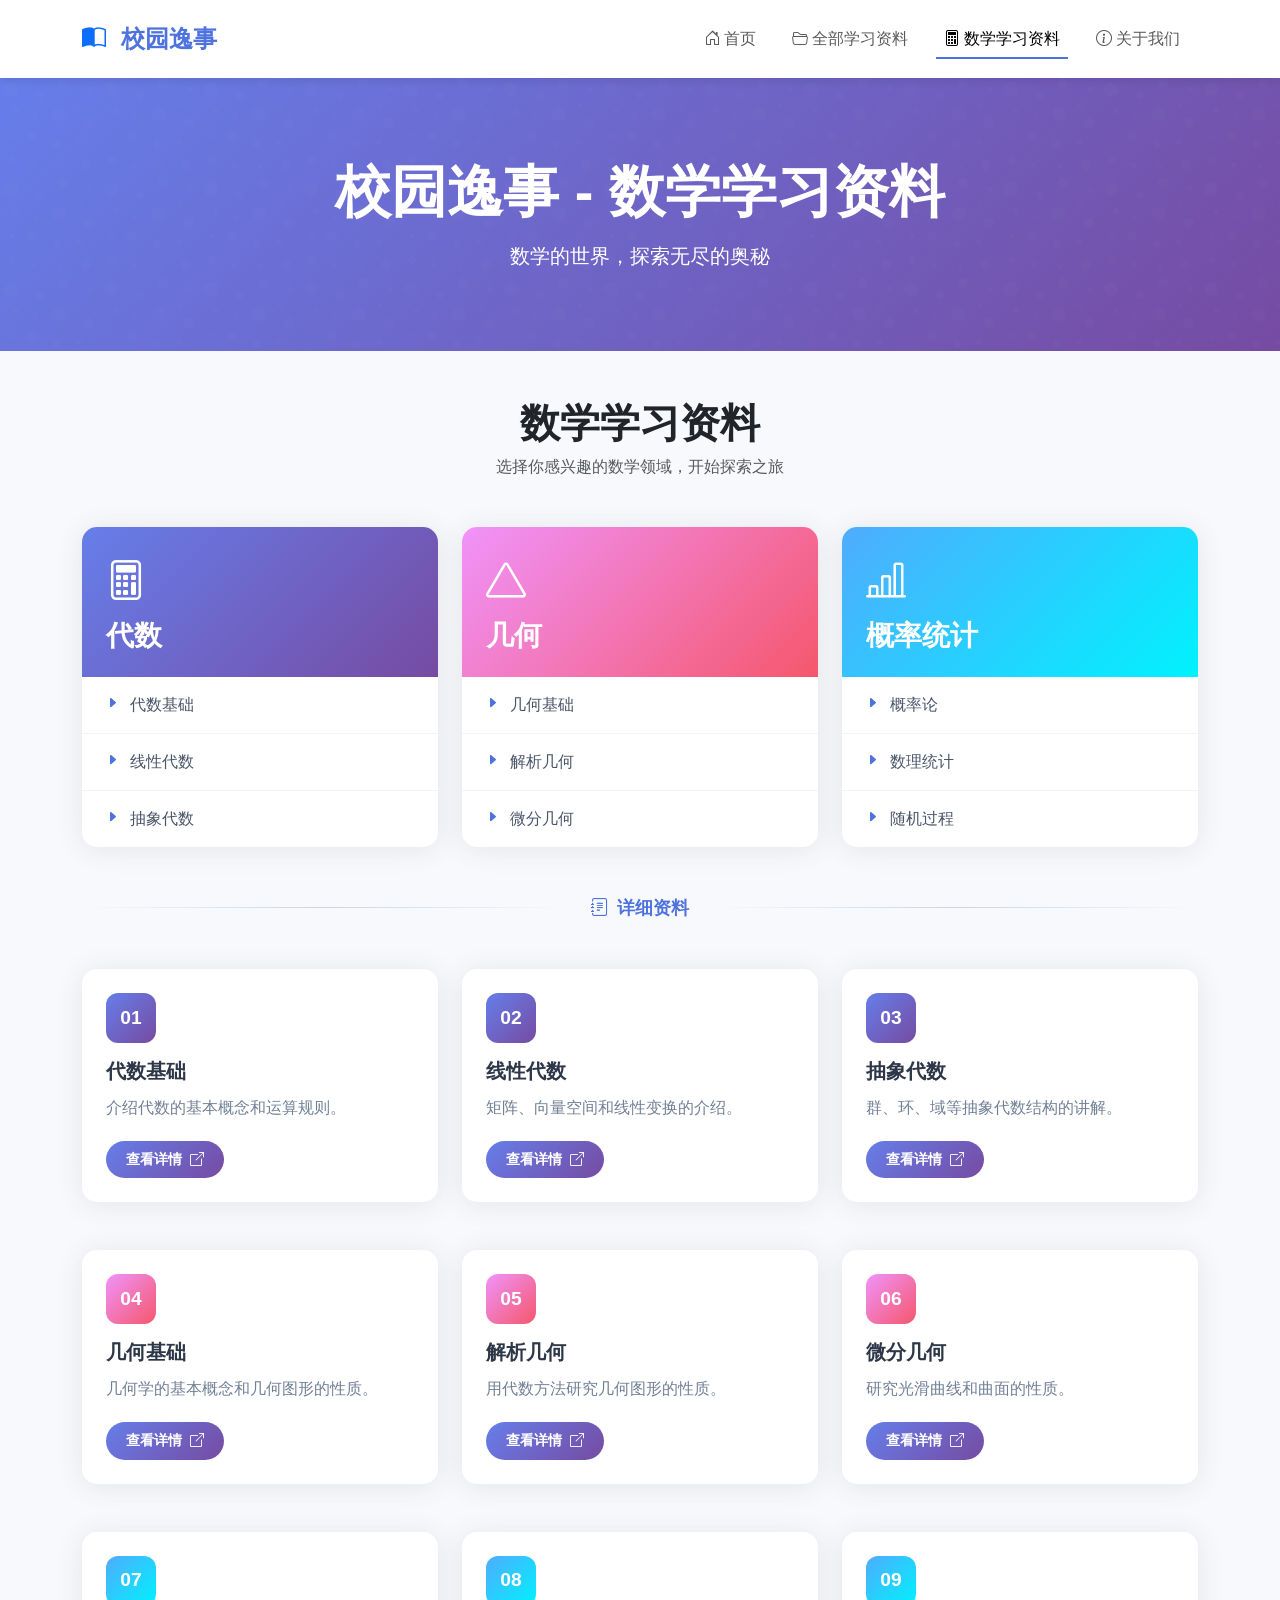
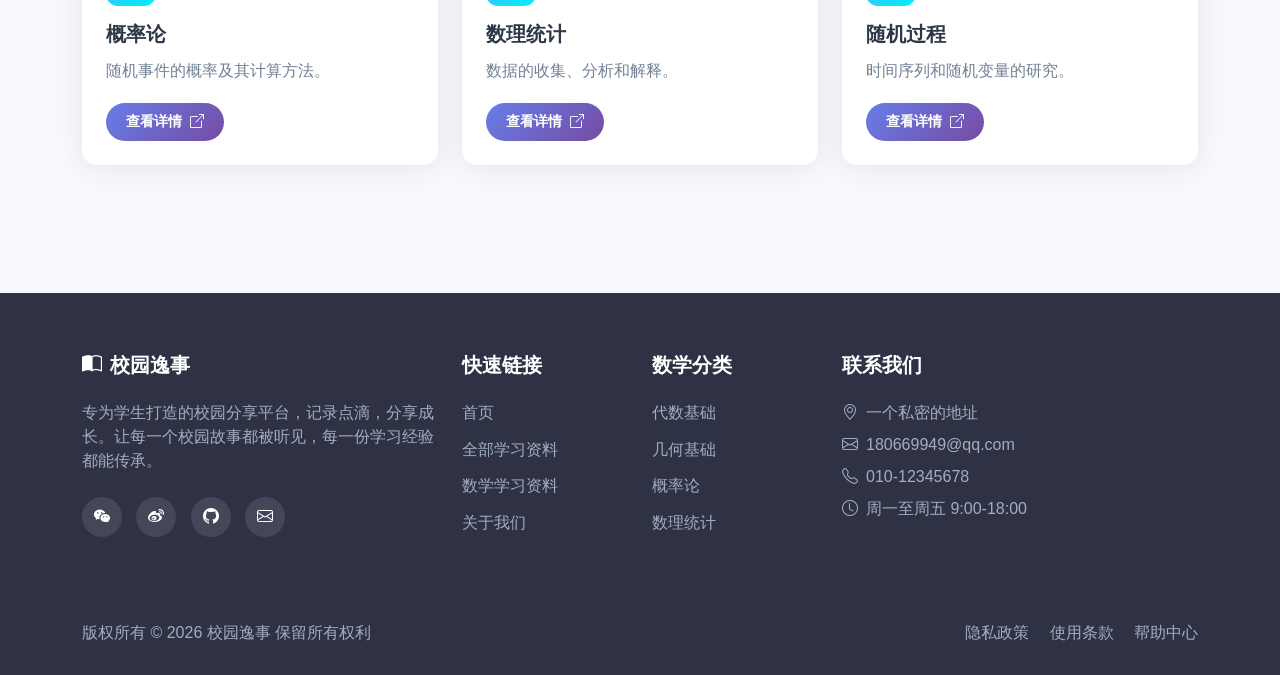
<file: 1.校园逸事网页/html副页/resource-math.html>
<!DOCTYPE html>
<html lang="zh-CN">
<head>
    <meta charset="UTF-8">
    <meta name="viewport" content="width=device-width, initial-scale=1.0">
    <title>数学学习资料 - 校园逸事</title>
    <!-- Bootstrap 5 CSS -->
    <link href="css/bootstrap.min.css" rel="stylesheet">
    <!-- Bootstrap Icons -->
    <link rel="stylesheet" href="https://cdn.jsdelivr.net/npm/bootstrap-icons@1.11.1/font/bootstrap-icons.css">
	<link rel="stylesheet" href="css/math.css" />
</head>
<body>

    <!-- Navigation -->
    <nav class="navbar navbar-expand-lg navbar-light bg-white sticky-top">
        <div class="container">
            <a class="navbar-brand" href="index.html">
                <i class="bi bi-book-half me-2 text-primary"></i>
                校园逸事
            </a>
            <button class="navbar-toggler" type="button" data-bs-toggle="collapse" data-bs-target="#navbarNav">
                <span class="navbar-toggler-icon"></span>
            </button>
            <div class="collapse navbar-collapse" id="navbarNav">
                <ul class="navbar-nav ms-auto align-items-center">
                    <li class="nav-item">
                        <a class="nav-link" href="index.html">
                            <i class="bi bi-house-door me-1"></i>首页
                        </a>
                    </li>
                    <li class="nav-item">
                        <a class="nav-link" href="resources.html">
                            <i class="bi bi-folder2-open me-1"></i>全部学习资料
                        </a>
                    </li>
                    <li class="nav-item">
                        <a class="nav-link active" href="math_learning.html">
                            <i class="bi bi-calculator me-1"></i>数学学习资料
                        </a>
                    </li>
                    <li class="nav-item">
                        <a class="nav-link" href="about.html">
                            <i class="bi bi-info-circle me-1"></i>关于我们
                        </a>
                    </li>
                </ul>
            </div>
        </div>
    </nav>

    <!-- Hero Section -->
    <section class="math-hero">
        <div class="container math-hero-content text-center animate-fade-in">
            <h1 class="display-4 fw-bold mb-3">校园逸事 - 数学学习资料</h1>
            <p class="lead opacity-90 mb-0">数学的世界，探索无尽的奥秘</p>
        </div>
    </section>

    <!-- Main Content -->
    <main class="container py-5">
        
        <!-- Category Navigation -->
        <div class="text-center mb-5">
            <h2 class="fw-bold display-6">数学学习资料</h2>
            <p class="text-muted">选择你感兴趣的数学领域，开始探索之旅</p>
        </div>

        <div class="row g-4 mb-5">
            <!-- Algebra Category -->
            <div class="col-md-4 animate-fade-in delay-1">
                <div class="category-card">
                    <div class="category-header algebra">
                        <div class="category-icon">
                            <i class="bi bi-calculator"></i>
                        </div>
                        <h3 class="fw-bold mb-0">代数</h3>
                    </div>
                    <ul class="category-list">
                        <li><a href="#algebra-basics">代数基础</a></li>
                        <li><a href="#linear-algebra">线性代数</a></li>
                        <li><a href="#abstract-algebra">抽象代数</a></li>
                    </ul>
                </div>
            </div>

            <!-- Geometry Category -->
            <div class="col-md-4 animate-fade-in delay-2">
                <div class="category-card">
                    <div class="category-header geometry">
                        <div class="category-icon">
                            <i class="bi bi-triangle"></i>
                        </div>
                        <h3 class="fw-bold mb-0">几何</h3>
                    </div>
                    <ul class="category-list">
                        <li><a href="#geometry-basics">几何基础</a></li>
                        <li><a href="#analytic-geometry">解析几何</a></li>
                        <li><a href="#differential-geometry">微分几何</a></li>
                    </ul>
                </div>
            </div>

            <!-- Probability Category -->
            <div class="col-md-4 animate-fade-in delay-3">
                <div class="category-card">
                    <div class="category-header probability">
                        <div class="category-icon">
                            <i class="bi bi-bar-chart-line"></i>
                        </div>
                        <h3 class="fw-bold mb-0">概率统计</h3>
                    </div>
                    <ul class="category-list">
                        <li><a href="#probability">概率论</a></li>
                        <li><a href="#statistics">数理统计</a></li>
                        <li><a href="#stochastic-processes">随机过程</a></li>
                    </ul>
                </div>
            </div>
        </div>

        <!-- Divider -->
        <div class="section-divider">
            <span><i class="bi bi-journal-text me-2"></i>详细资料</span>
        </div>

        <!-- Algebra Details -->
        <div class="row g-4 mb-5">
            <div class="col-md-4 animate-fade-in delay-1" id="algebra-basics">
                <div class="resource-detail-card p-4">
                    <div class="resource-number algebra-num">01</div>
                    <h3>代数基础</h3>
                    <p>介绍代数的基本概念和运算规则。</p>
                    <a href="https://example.com/algebra-basics" target="_blank" class="btn-detail">
                        查看详情 <i class="bi bi-box-arrow-up-right ms-1"></i>
                    </a>
                </div>
            </div>

            <div class="col-md-4 animate-fade-in delay-2" id="linear-algebra">
                <div class="resource-detail-card p-4">
                    <div class="resource-number algebra-num">02</div>
                    <h3>线性代数</h3>
                    <p>矩阵、向量空间和线性变换的介绍。</p>
                    <a href="https://example.com/linear-algebra" target="_blank" class="btn-detail">
                        查看详情 <i class="bi bi-box-arrow-up-right ms-1"></i>
                    </a>
                </div>
            </div>

            <div class="col-md-4 animate-fade-in delay-3" id="abstract-algebra">
                <div class="resource-detail-card p-4">
                    <div class="resource-number algebra-num">03</div>
                    <h3>抽象代数</h3>
                    <p>群、环、域等抽象代数结构的讲解。</p>
                    <a href="https://example.com/abstract-algebra" target="_blank" class="btn-detail">
                        查看详情 <i class="bi bi-box-arrow-up-right ms-1"></i>
                    </a>
                </div>
            </div>
        </div>

        <!-- Geometry Details -->
        <div class="row g-4 mb-5">
            <div class="col-md-4 animate-fade-in delay-1" id="geometry-basics">
                <div class="resource-detail-card p-4">
                    <div class="resource-number geometry-num">04</div>
                    <h3>几何基础</h3>
                    <p>几何学的基本概念和几何图形的性质。</p>
                    <a href="https://example.com/geometry-basics" target="_blank" class="btn-detail">
                        查看详情 <i class="bi bi-box-arrow-up-right ms-1"></i>
                    </a>
                </div>
            </div>

            <div class="col-md-4 animate-fade-in delay-2" id="analytic-geometry">
                <div class="resource-detail-card p-4">
                    <div class="resource-number geometry-num">05</div>
                    <h3>解析几何</h3>
                    <p>用代数方法研究几何图形的性质。</p>
                    <a href="https://example.com/analytic-geometry" target="_blank" class="btn-detail">
                        查看详情 <i class="bi bi-box-arrow-up-right ms-1"></i>
                    </a>
                </div>
            </div>

            <div class="col-md-4 animate-fade-in delay-3" id="differential-geometry">
                <div class="resource-detail-card p-4">
                    <div class="resource-number geometry-num">06</div>
                    <h3>微分几何</h3>
                    <p>研究光滑曲线和曲面的性质。</p>
                    <a href="https://example.com/differential-geometry" target="_blank" class="btn-detail">
                        查看详情 <i class="bi bi-box-arrow-up-right ms-1"></i>
                    </a>
                </div>
            </div>
        </div>

        <!-- Probability Details -->
        <div class="row g-4">
            <div class="col-md-4 animate-fade-in delay-1" id="probability">
                <div class="resource-detail-card p-4">
                    <div class="resource-number probability-num">07</div>
                    <h3>概率论</h3>
                    <p>随机事件的概率及其计算方法。</p>
                    <a href="https://example.com/probability" target="_blank" class="btn-detail">
                        查看详情 <i class="bi bi-box-arrow-up-right ms-1"></i>
                    </a>
                </div>
            </div>

            <div class="col-md-4 animate-fade-in delay-2" id="statistics">
                <div class="resource-detail-card p-4">
                    <div class="resource-number probability-num">08</div>
                    <h3>数理统计</h3>
                    <p>数据的收集、分析和解释。</p>
                    <a href="https://example.com/statistics" target="_blank" class="btn-detail">
                        查看详情 <i class="bi bi-box-arrow-up-right ms-1"></i>
                    </a>
                </div>
            </div>

            <div class="col-md-4 animate-fade-in delay-3" id="stochastic-processes">
                <div class="resource-detail-card p-4">
                    <div class="resource-number probability-num">09</div>
                    <h3>随机过程</h3>
                    <p>时间序列和随机变量的研究。</p>
                    <a href="https://example.com/stochastic-processes" target="_blank" class="btn-detail">
                        查看详情 <i class="bi bi-box-arrow-up-right ms-1"></i>
                    </a>
                </div>
            </div>
        </div>

    </main>

    <!-- Footer -->
    <footer class="footer">
        <div class="container">
            <div class="row">
                <div class="col-lg-4 mb-4">
                    <h5>
                        <i class="bi bi-book-half me-2"></i>校园逸事
                    </h5>
                    <p class="mb-4">专为学生打造的校园分享平台，记录点滴，分享成长。让每一个校园故事都被听见，每一份学习经验都能传承。</p>
                    <div class="social-links">
                        <a href="#" class="social-icon"><i class="bi bi-wechat"></i></a>
                        <a href="#" class="social-icon"><i class="bi bi-sina-weibo"></i></a>
                        <a href="#" class="social-icon"><i class="bi bi-github"></i></a>
                        <a href="#" class="social-icon"><i class="bi bi-envelope"></i></a>
                    </div>
                </div>
                <div class="col-lg-2 col-md-6 mb-4">
                    <h5>快速链接</h5>
                    <a href="index.html" class="footer-link">首页</a>
                    <a href="learning_resources.html" class="footer-link">全部学习资料</a>
                    <a href="math_learning.html" class="footer-link">数学学习资料</a>
                    <a href="about.html" class="footer-link">关于我们</a>
                </div>
                <div class="col-lg-2 col-md-6 mb-4">
                    <h5>数学分类</h5>
                    <a href="#algebra-basics" class="footer-link">代数基础</a>
                    <a href="#geometry-basics" class="footer-link">几何基础</a>
                    <a href="#probability" class="footer-link">概率论</a>
                    <a href="#statistics" class="footer-link">数理统计</a>
                </div>
                <div class="col-lg-4 col-md-6 mb-4">
                    <h5>联系我们</h5>
                    <p class="mb-2"><i class="bi bi-geo-alt me-2"></i>一个私密的地址</p>
                    <p class="mb-2"><i class="bi bi-envelope me-2"></i>180669949@qq.com</p>
                    <p class="mb-2"><i class="bi bi-telephone me-2"></i>010-12345678</p>
                    <p class="mb-0"><i class="bi bi-clock me-2"></i>周一至周五 9:00-18:00</p>
                </div>
            </div>
            <hr class="my-4" style="border-color: rgba(255,255,255,0.1);">
            <div class="row align-items-center">
                <div class="col-md-6 text-center text-md-start">
                    <p class="mb-0">版权所有 © 2026 校园逸事 保留所有权利</p>
                </div>
                <div class="col-md-6 text-center text-md-end mt-3 mt-md-0">
                    <a href="#" class="footer-link d-inline me-3">隐私政策</a>
                    <a href="#" class="footer-link d-inline me-3">使用条款</a>
                    <a href="#" class="footer-link d-inline">帮助中心</a>
                </div>
            </div>
        </div>
    </footer>

    <!-- Bootstrap JS Bundle -->
    <script src="https://cdn.jsdelivr.net/npm/bootstrap@5.3.2/dist/js/bootstrap.bundle.min.js"></script>
    
    <!-- Custom JS for animations -->
    <script>
        // Intersection Observer for scroll animations
        const observerOptions = {
            threshold: 0.1,
            rootMargin: "0px 0px -50px 0px"
        };

        const observer = new IntersectionObserver((entries) => {
            entries.forEach(entry => {
                if (entry.isIntersecting) {
                    entry.target.style.opacity = "1";
                    entry.target.style.transform = "translateY(0)";
                }
            });
        }, observerOptions);

        document.querySelectorAll('.animate-fade-in').forEach((el) => {
            el.style.opacity = "0";
            el.style.transform = "translateY(30px)";
            el.style.transition = "all 0.8s ease-out";
            observer.observe(el);
        });

        // Navbar background change on scroll
        window.addEventListener('scroll', function() {
            const navbar = document.querySelector('.navbar');
            if (window.scrollY > 50) {
                navbar.classList.add('shadow-sm');
            } else {
                navbar.classList.remove('shadow-sm');
            }
        });
    </script>
</body>
</html>
</file>
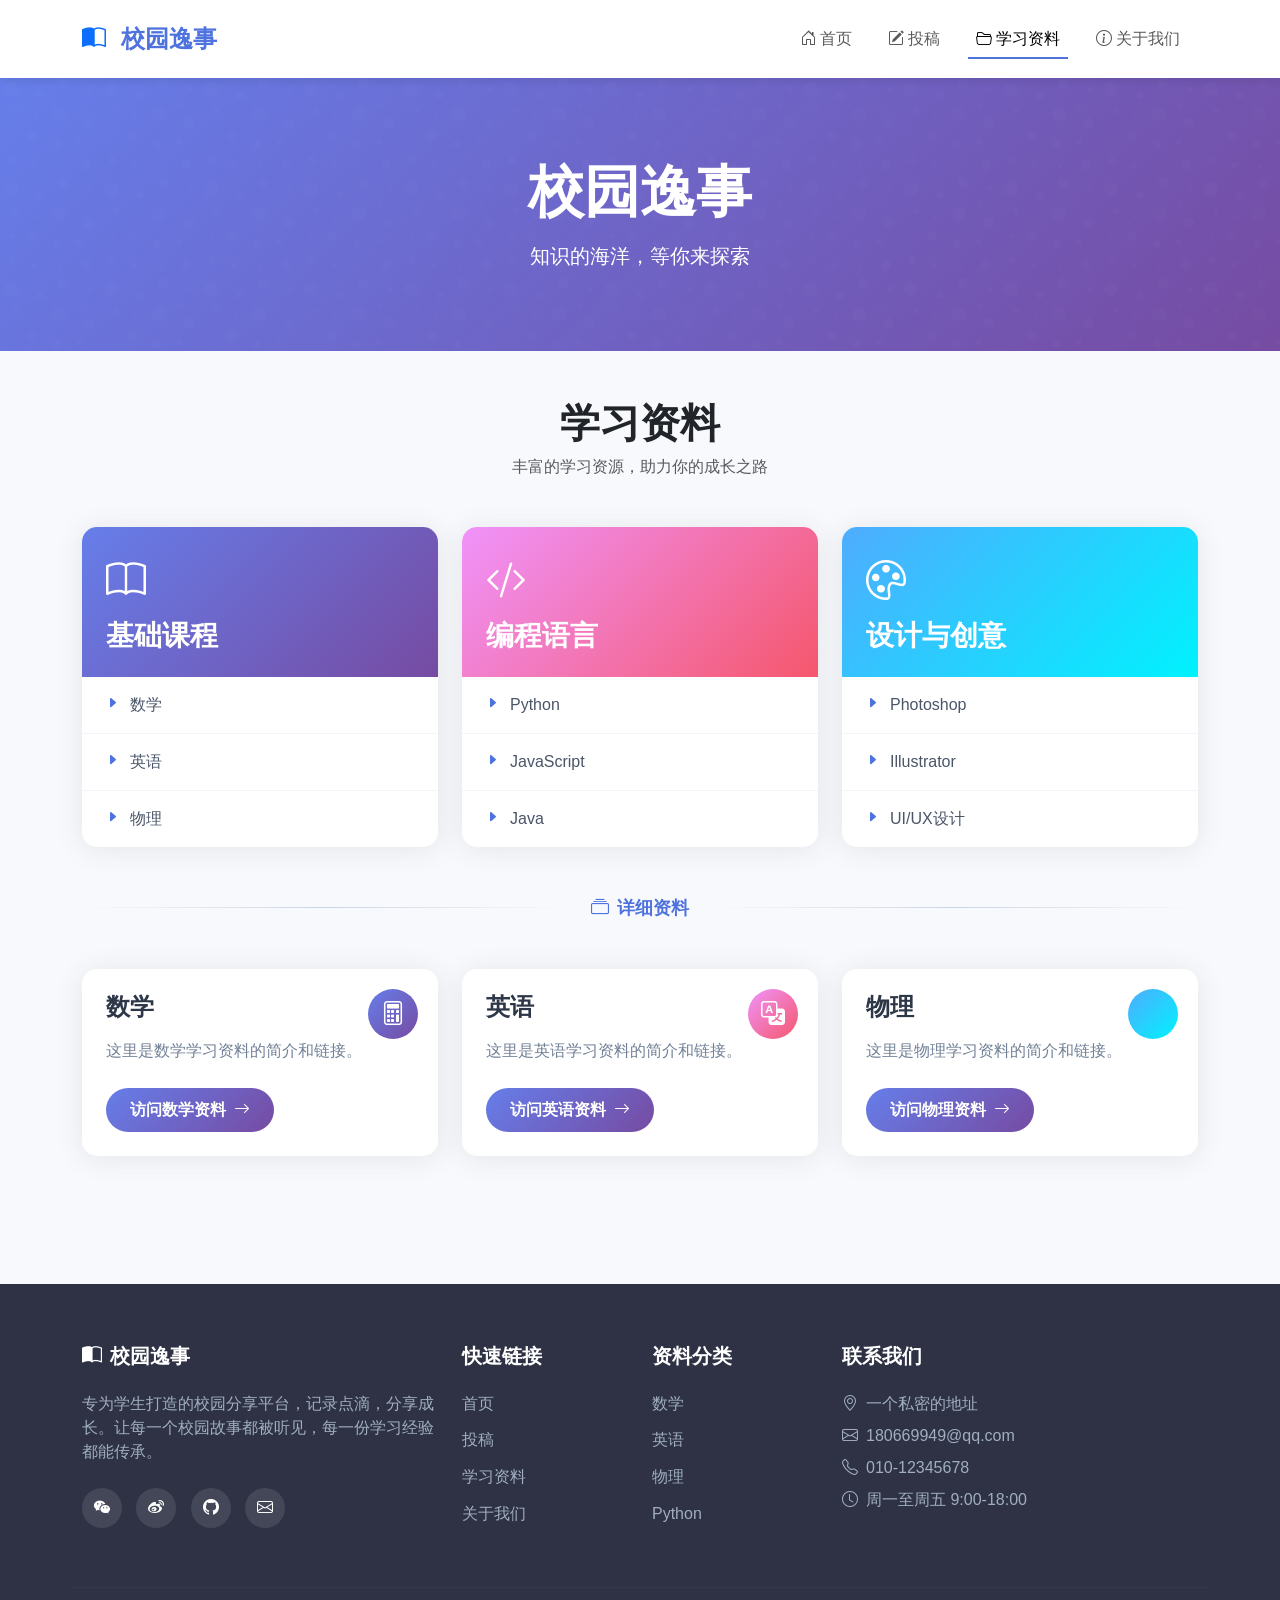
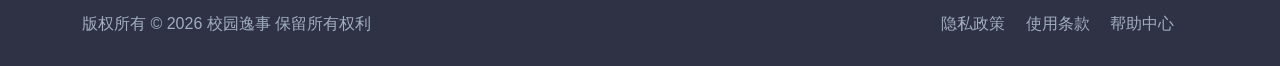
<file: 1.校园逸事网页/html副页/resources.html>
<!DOCTYPE html>
<html lang="zh-CN">
<head>
    <meta charset="UTF-8">
    <meta name="viewport" content="width=device-width, initial-scale=1.0">
    <title>校园逸事 - 学习资料</title>
    <!-- Bootstrap 5 CSS -->
    <link href="css/bootstrap.min.css" rel="stylesheet">
    <!-- Bootstrap Icons -->
    <link rel="stylesheet" href="https://cdn.jsdelivr.net/npm/bootstrap-icons@1.11.1/font/bootstrap-icons.css">
	<link rel="stylesheet" href="css/学习资料.css" />
</head>
<body>

    <!-- Navigation -->
    <nav class="navbar navbar-expand-lg navbar-light bg-white sticky-top">
        <div class="container">
            <a class="navbar-brand" href="index.html">
                <i class="bi bi-book-half me-2 text-primary"></i>
                校园逸事
            </a>
            <button class="navbar-toggler" type="button" data-bs-toggle="collapse" data-bs-target="#navbarNav">
                <span class="navbar-toggler-icon"></span>
            </button>
            <div class="collapse navbar-collapse" id="navbarNav">
                <ul class="navbar-nav ms-auto align-items-center">
                    <li class="nav-item">
                        <a class="nav-link" href="index.html">
                            <i class="bi bi-house-door me-1"></i>首页
                        </a>
                    </li>
                    <li class="nav-item">
                        <a class="nav-link" href="submit.html">
                            <i class="bi bi-pencil-square me-1"></i>投稿
                        </a>
                    </li>
                    <li class="nav-item">
                        <a class="nav-link active" href="resources.html">
                            <i class="bi bi-folder2-open me-1"></i>学习资料
                        </a>
                    </li>
                    <li class="nav-item">
                        <a class="nav-link" href="about.html">
                            <i class="bi bi-info-circle me-1"></i>关于我们
                        </a>
                    </li>
                </ul>
            </div>
        </div>
    </nav>

    <!-- Hero Section -->
    <section class="resources-hero">
        <div class="container resources-hero-content text-center animate-fade-in">
            <h1 class="display-4 fw-bold mb-3">校园逸事</h1>
            <p class="lead opacity-90 mb-0">知识的海洋，等你来探索</p>
        </div>
    </section>

    <!-- Main Content -->
    <main class="container py-5">
        
        <!-- Category Navigation -->
        <div class="text-center mb-5">
            <h2 class="fw-bold display-6">学习资料</h2>
            <p class="text-muted">丰富的学习资源，助力你的成长之路</p>
        </div>

        <div class="row g-4 mb-5">
            <!-- Basic Courses -->
            <div class="col-md-4 animate-fade-in delay-1">
                <div class="category-card">
                    <div class="category-header basic">
                        <div class="category-icon">
                            <i class="bi bi-book"></i>
                        </div>
                        <h3 class="fw-bold mb-0">基础课程</h3>
                    </div>
                    <ul class="category-list">
                        <li><a href="#resource-math">数学</a></li>
                        <li><a href="#resource-english">英语</a></li>
                        <li><a href="#resource-physics">物理</a></li>
                    </ul>
                </div>
            </div>

            <!-- Programming Languages -->
            <div class="col-md-4 animate-fade-in delay-2">
                <div class="category-card">
                    <div class="category-header programming">
                        <div class="category-icon">
                            <i class="bi bi-code-slash"></i>
                        </div>
                        <h3 class="fw-bold mb-0">编程语言</h3>
                    </div>
                    <ul class="category-list">
                        <li><a href="#resource-python">Python</a></li>
                        <li><a href="#resource-javascript">JavaScript</a></li>
                        <li><a href="#resource-java">Java</a></li>
                    </ul>
                </div>
            </div>

            <!-- Design & Creative -->
            <div class="col-md-4 animate-fade-in delay-3">
                <div class="category-card">
                    <div class="category-header design">
                        <div class="category-icon">
                            <i class="bi bi-palette"></i>
                        </div>
                        <h3 class="fw-bold mb-0">设计与创意</h3>
                    </div>
                    <ul class="category-list">
                        <li><a href="#resource-photoshop">Photoshop</a></li>
                        <li><a href="#resource-illustrator">Illustrator</a></li>
                        <li><a href="#resource-ui-ux">UI/UX设计</a></li>
                    </ul>
                </div>
            </div>
        </div>

        <!-- Divider -->
        <div class="section-divider">
            <span><i class="bi bi-collection me-2"></i>详细资料</span>
        </div>

        <!-- Resource Details -->
        <div class="row g-4">
            <!-- Math -->
            <div class="col-md-4 animate-fade-in delay-1" id="resource-math">
                <div class="resource-detail-card p-4">
                    <div class="resource-badge math">
                        <i class="bi bi-calculator"></i>
                    </div>
                    <h2>数学</h2>
                    <p>这里是数学学习资料的简介和链接。</p>
                    <a href=" resource-math.html" target="_blank" class="btn-resource">
                        访问数学资料 <i class="bi bi-arrow-right ms-1"></i>
                    </a>
                </div>
            </div>

            <!-- English -->
            <div class="col-md-4 animate-fade-in delay-2" id="resource-english">
                <div class="resource-detail-card p-4">
                    <div class="resource-badge english">
                        <i class="bi bi-translate"></i>
                    </div>
                    <h2>英语</h2>
                    <p>这里是英语学习资料的简介和链接。</p>
                    <a href="https://example.com/english-resources" target="_blank" class="btn-resource">
                        访问英语资料 <i class="bi bi-arrow-right ms-1"></i>
                    </a>
                </div>
            </div>

            <!-- Physics -->
            <div class="col-md-4 animate-fade-in delay-3" id="resource-physics">
                <div class="resource-detail-card p-4">
                    <div class="resource-badge physics">
                        <i class="bi bi-atom"></i>
                    </div>
                    <h2>物理</h2>
                    <p>这里是物理学习资料的简介和链接。</p>
                    <a href="https://example.com/physics-resources" target="_blank" class="btn-resource">
                        访问物理资料 <i class="bi bi-arrow-right ms-1"></i>
                    </a>
                </div>
            </div>
        </div>

    </main>

    <!-- Footer -->
    <footer class="footer">
        <div class="container">
            <div class="row">
                <div class="col-lg-4 mb-4">
                    <h5>
                        <i class="bi bi-book-half me-2"></i>校园逸事
                    </h5>
                    <p class="mb-4">专为学生打造的校园分享平台，记录点滴，分享成长。让每一个校园故事都被听见，每一份学习经验都能传承。</p>
                    <div class="social-links">
                        <a href="#" class="social-icon"><i class="bi bi-wechat"></i></a>
                        <a href="#" class="social-icon"><i class="bi bi-sina-weibo"></i></a>
                        <a href="#" class="social-icon"><i class="bi bi-github"></i></a>
                        <a href="#" class="social-icon"><i class="bi bi-envelope"></i></a>
                    </div>
                </div>
                <div class="col-lg-2 col-md-6 mb-4">
                    <h5>快速链接</h5>
                    <a href="index.html" class="footer-link">首页</a>
                    <a href="submit.html" class="footer-link">投稿</a>
                    <a href="resources.html" class="footer-link">学习资料</a>
                    <a href="about.html" class="footer-link">关于我们</a>
                </div>
                <div class="col-lg-2 col-md-6 mb-4">
                    <h5>资料分类</h5>
                    <a href="#resource-math" class="footer-link">数学</a>
                    <a href="#resource-english" class="footer-link">英语</a>
                    <a href="#resource-physics" class="footer-link">物理</a>
                    <a href="#resource-python" class="footer-link">Python</a>
                </div>
                <div class="col-lg-4 col-md-6 mb-4">
                    <h5>联系我们</h5>
                    <p class="mb-2"><i class="bi bi-geo-alt me-2"></i>一个私密的地址</p>
                    <p class="mb-2"><i class="bi bi-envelope me-2"></i>180669949@qq.com</p>
                    <p class="mb-2"><i class="bi bi-telephone me-2"></i>010-12345678</p>
                    <p class="mb-0"><i class="bi bi-clock me-2"></i>周一至周五 9:00-18:00</p>
            </div>
            <hr class="my-4" style="border-color: rgba(255,255,255,0.1);">
            <div class="row align-items-center">
                <div class="col-md-6 text-center text-md-start">
                    <p class="mb-0">版权所有 © 2026 校园逸事 保留所有权利</p>
                </div>
                <div class="col-md-6 text-center text-md-end mt-3 mt-md-0">
                    <a href="#" class="footer-link d-inline me-3">隐私政策</a>
                    <a href="#" class="footer-link d-inline me-3">使用条款</a>
                    <a href="#" class="footer-link d-inline">帮助中心</a>
                </div>
            </div>
        </div>
    </footer>

    <!-- Bootstrap JS Bundle -->
    <script src="js/bootstrap.bundle.min.js"></script>
    
    <!-- Custom JS for animations -->
    <script>
        // Intersection Observer for scroll animations
        const observerOptions = {
            threshold: 0.1,
            rootMargin: "0px 0px -50px 0px"
        };

        const observer = new IntersectionObserver((entries) => {
            entries.forEach(entry => {
                if (entry.isIntersecting) {
                    entry.target.style.opacity = "1";
                    entry.target.style.transform = "translateY(0)";
                }
            });
        }, observerOptions);

        document.querySelectorAll('.animate-fade-in').forEach((el) => {
            el.style.opacity = "0";
            el.style.transform = "translateY(30px)";
            el.style.transition = "all 0.8s ease-out";
            observer.observe(el);
        });

        // Navbar background change on scroll
        window.addEventListener('scroll', function() {
            const navbar = document.querySelector('.navbar');
            if (window.scrollY > 50) {
                navbar.classList.add('shadow-sm');
            } else {
                navbar.classList.remove('shadow-sm');
            }
        });
    </script>
</body>
</html>
</file>
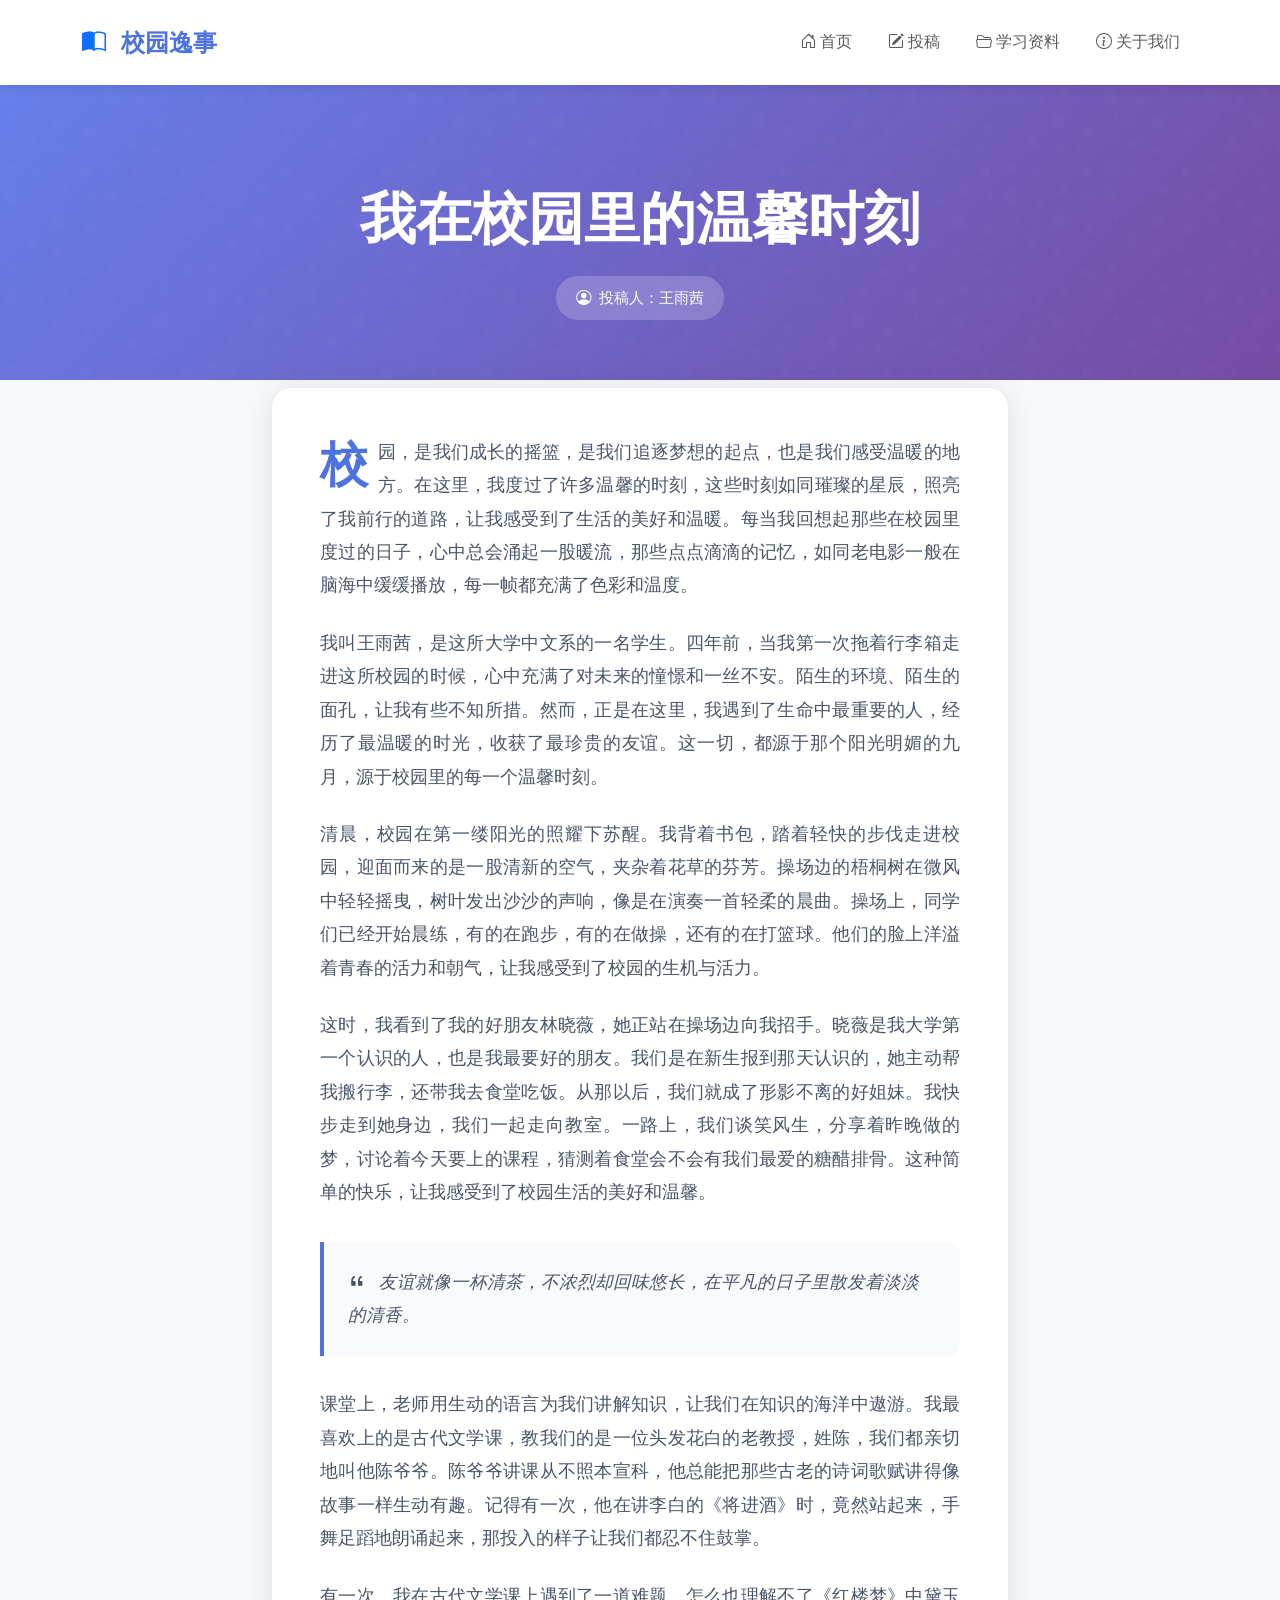
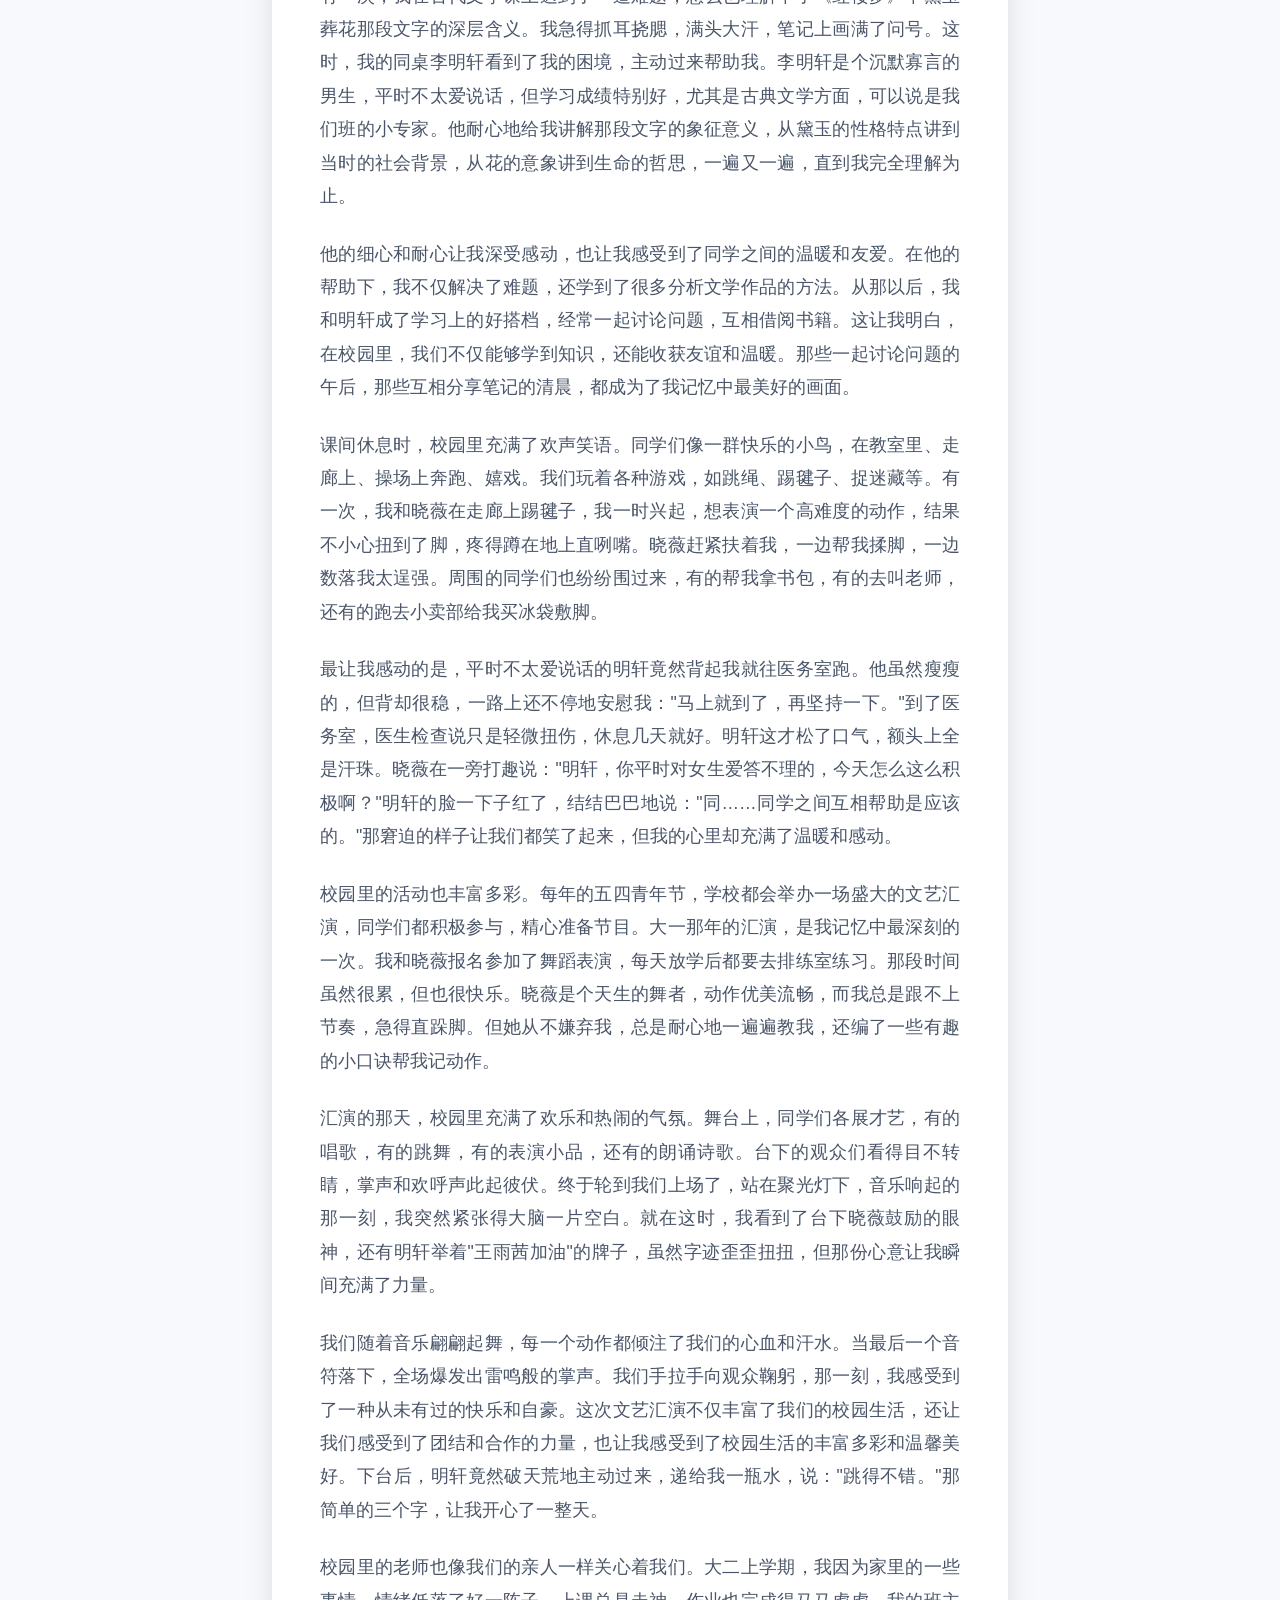
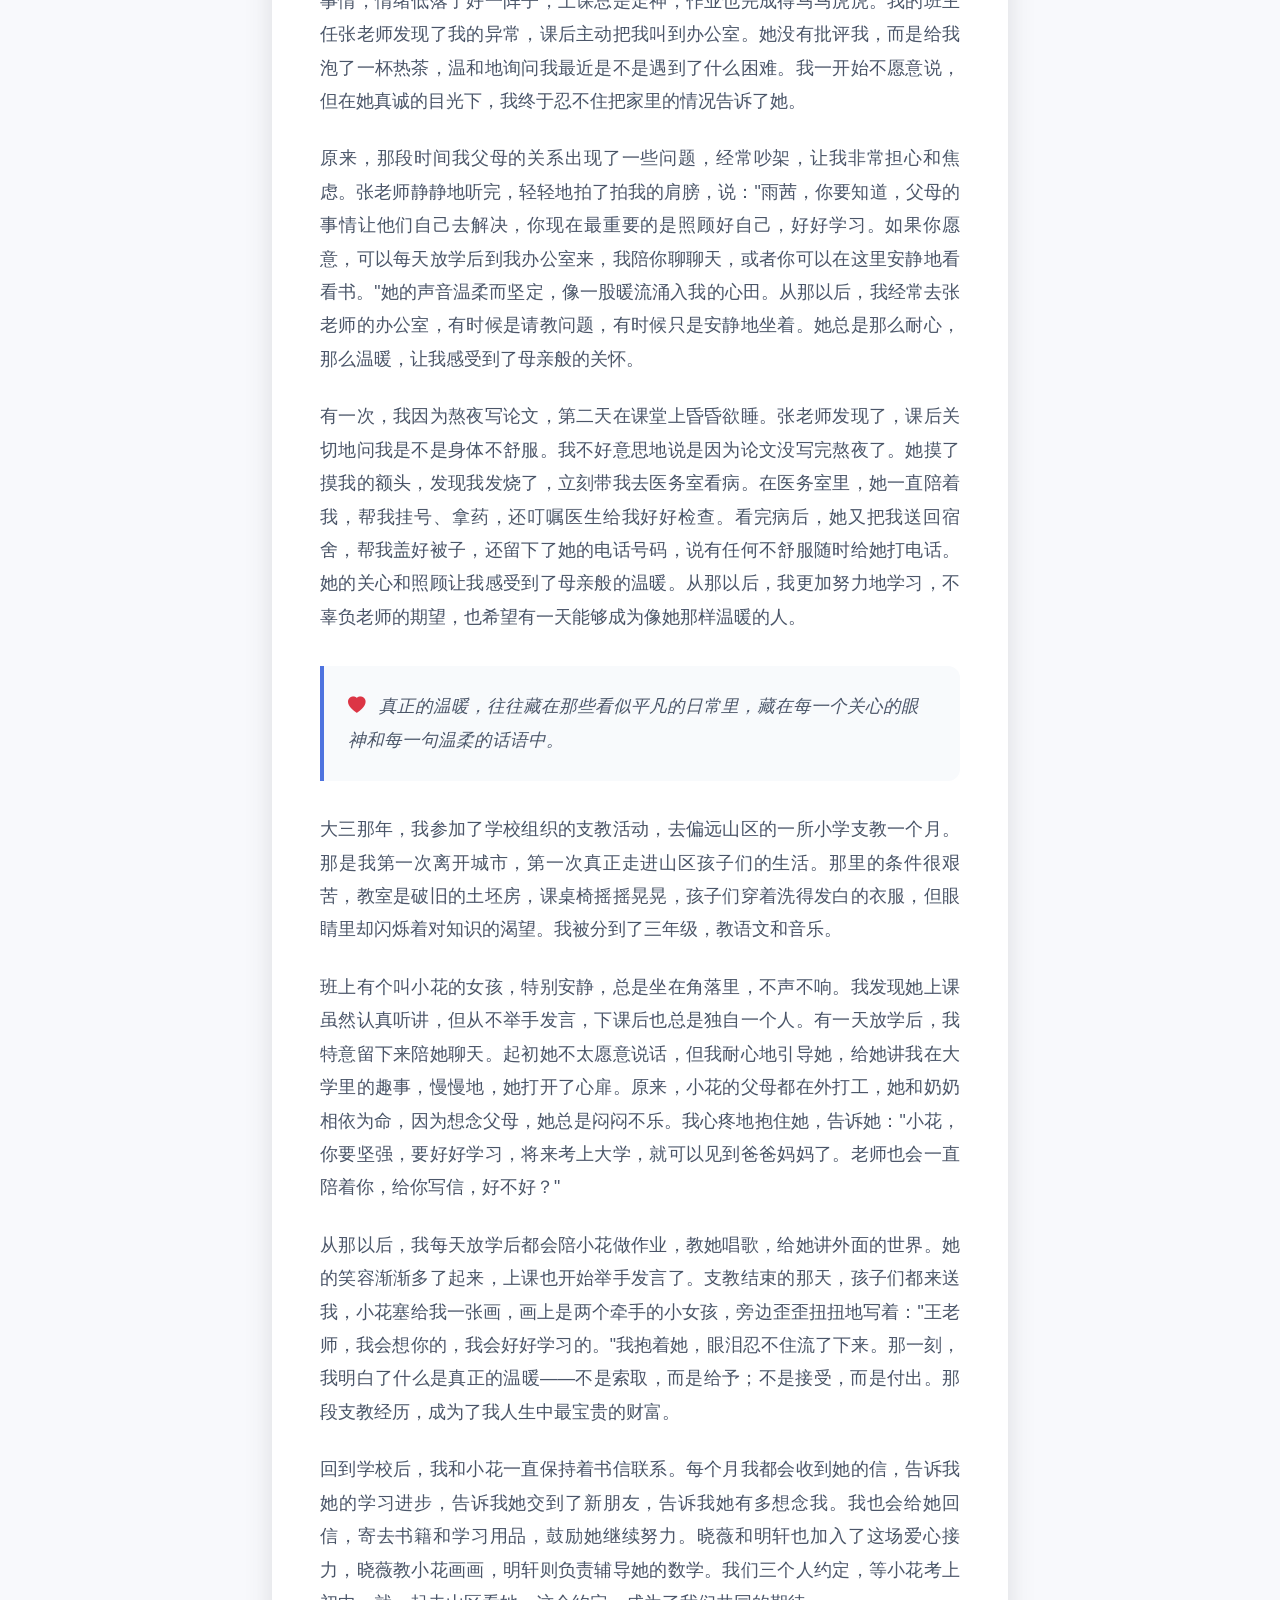
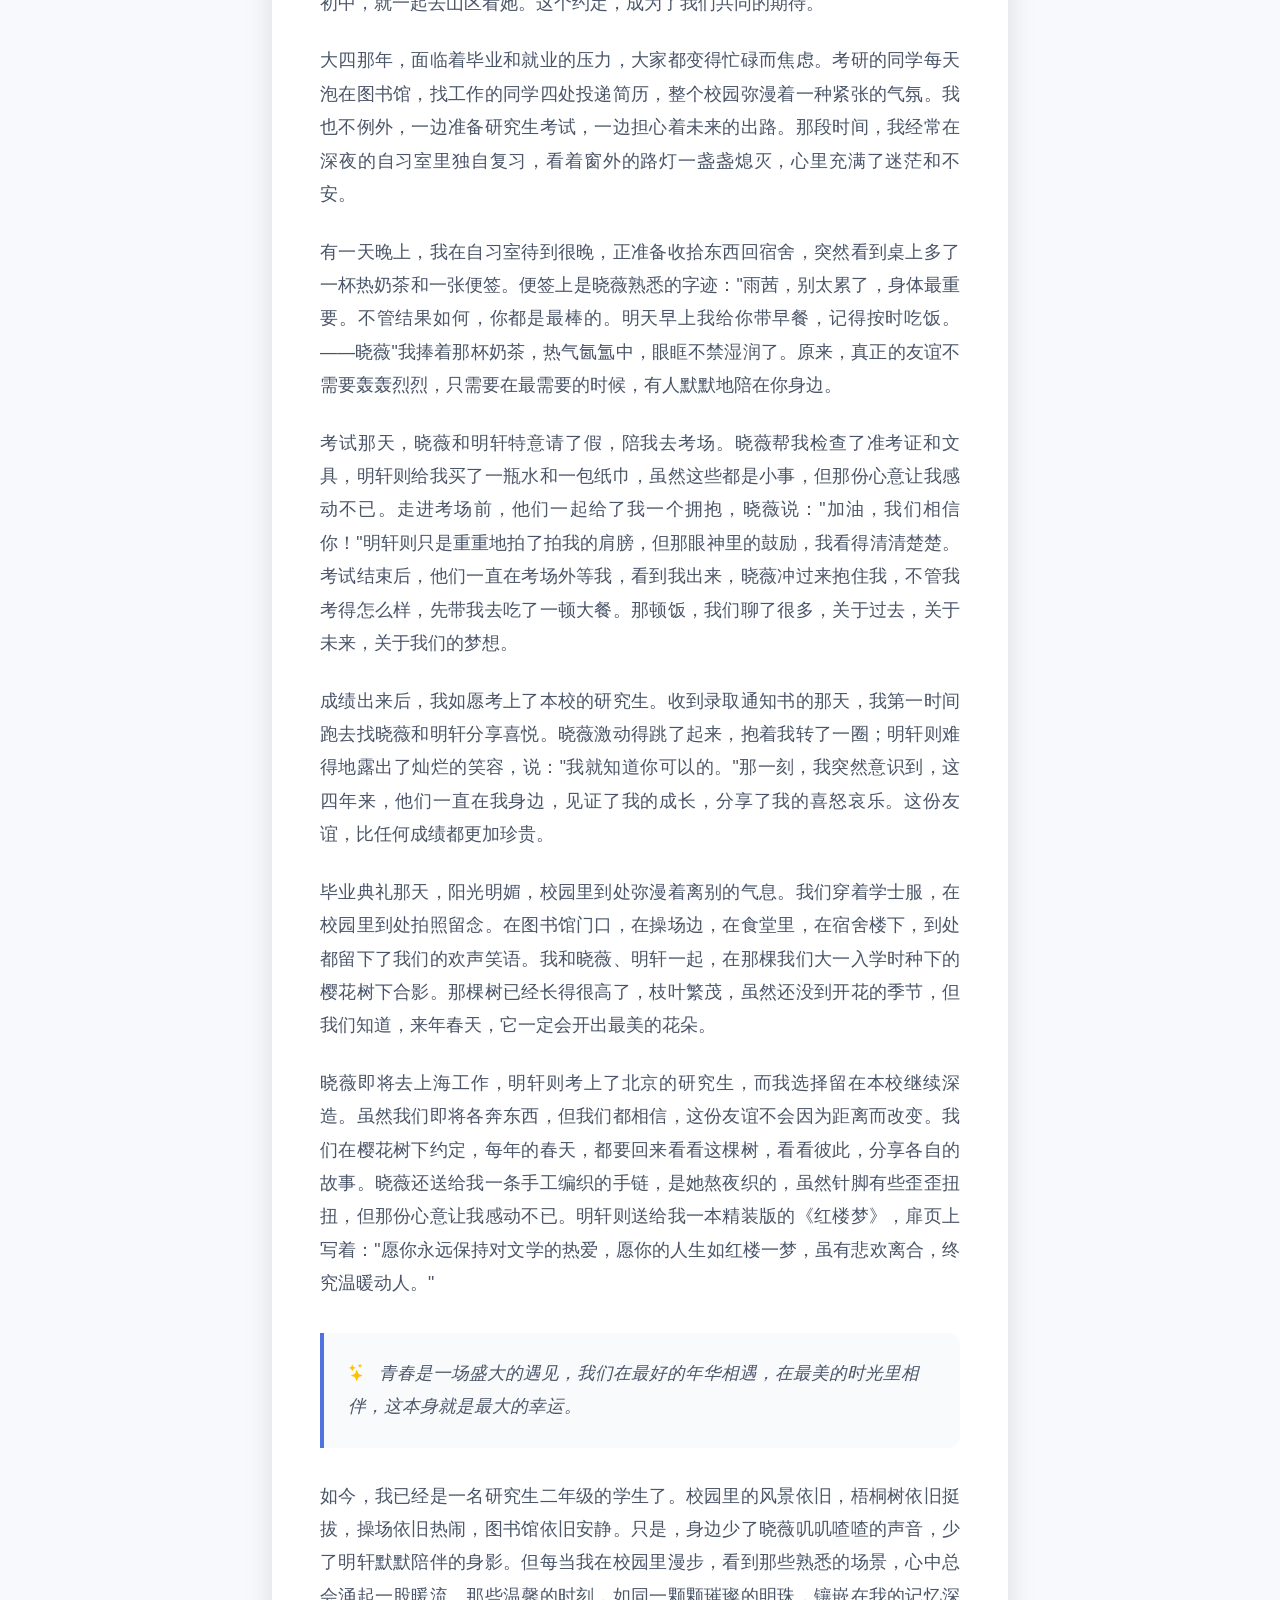
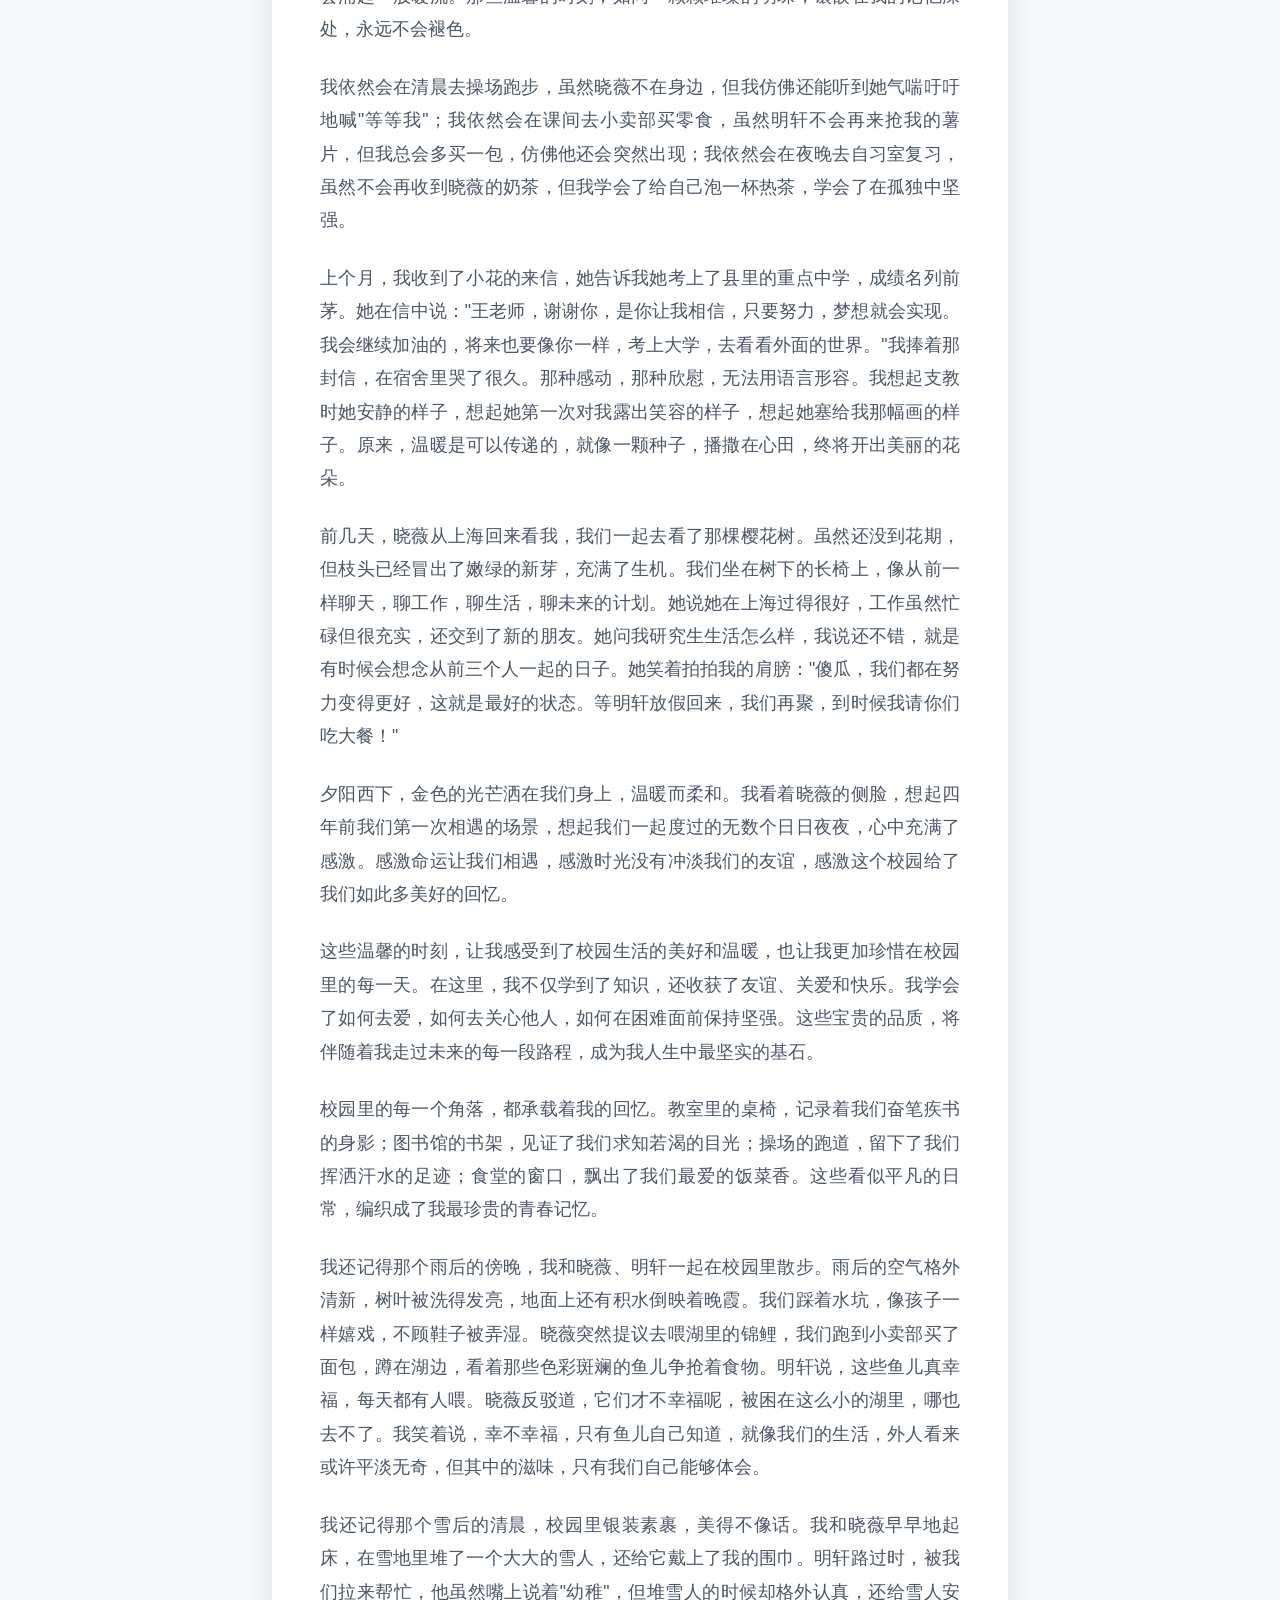
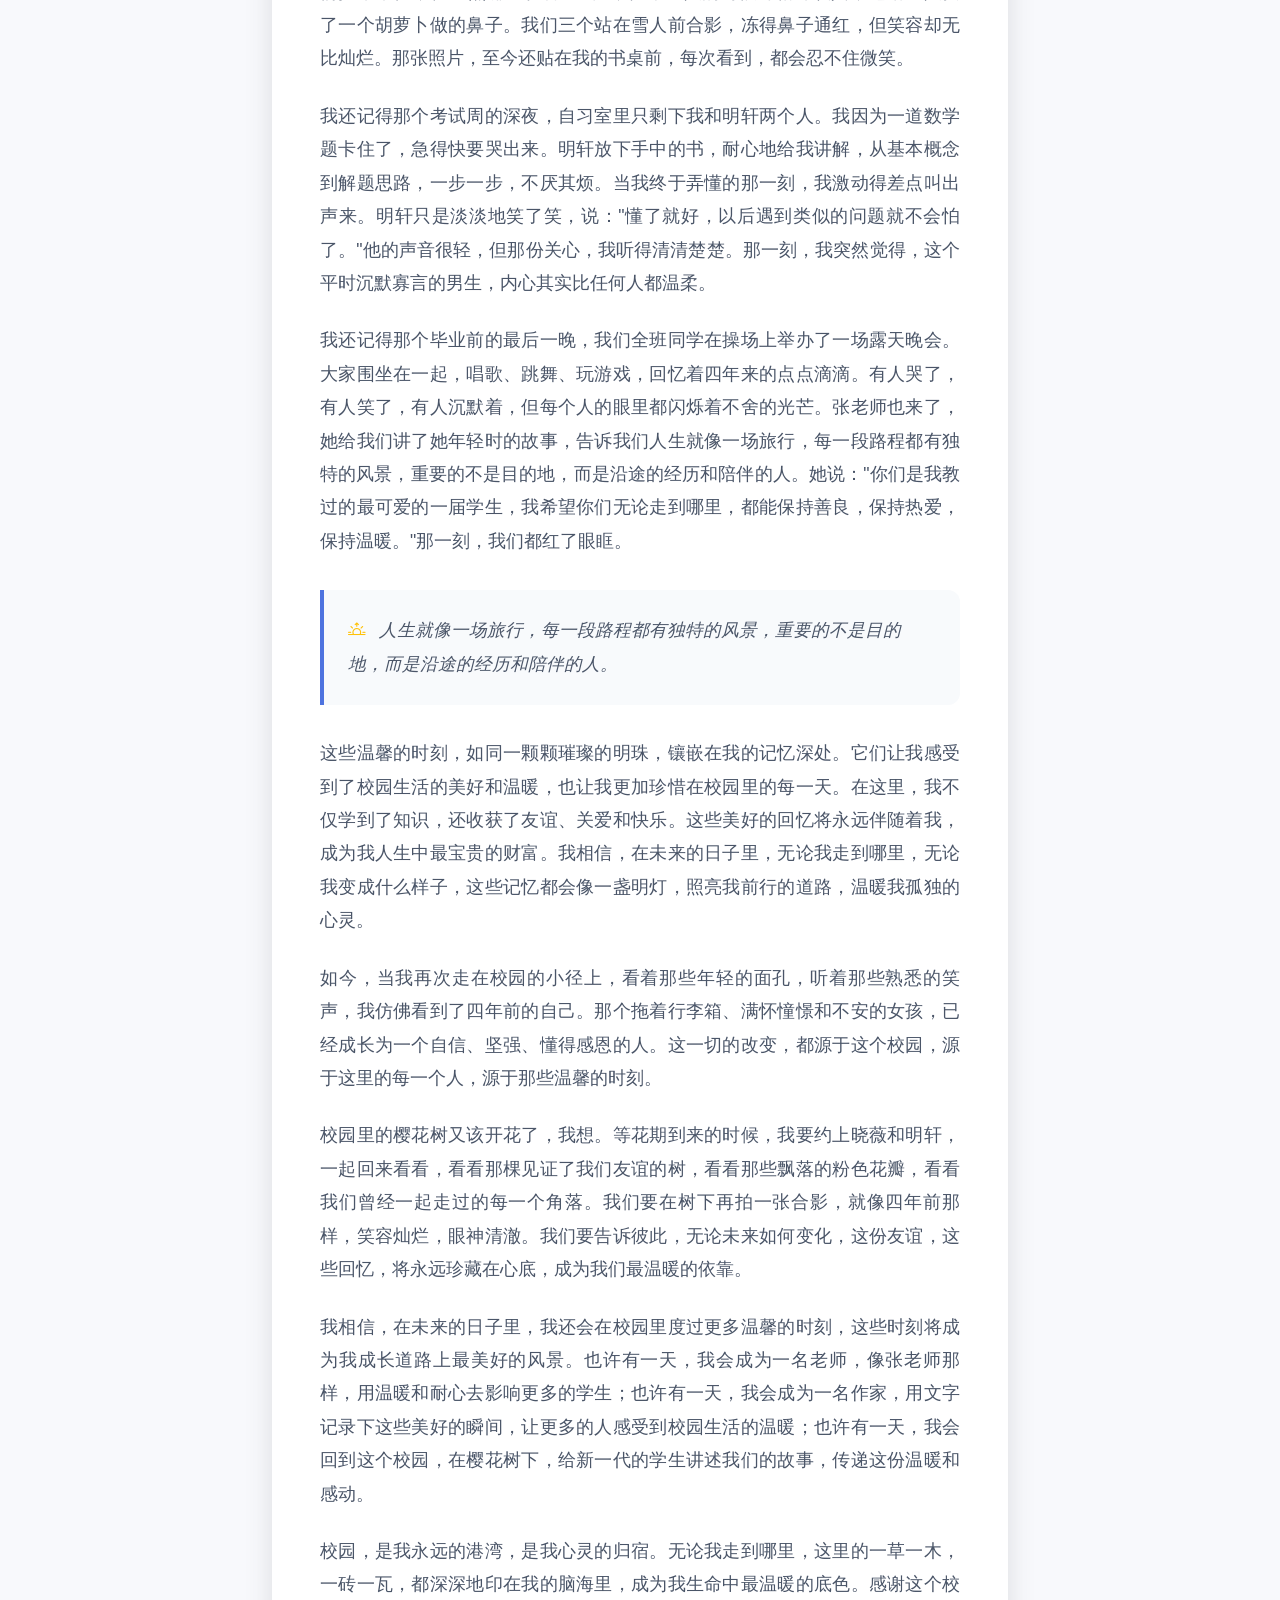
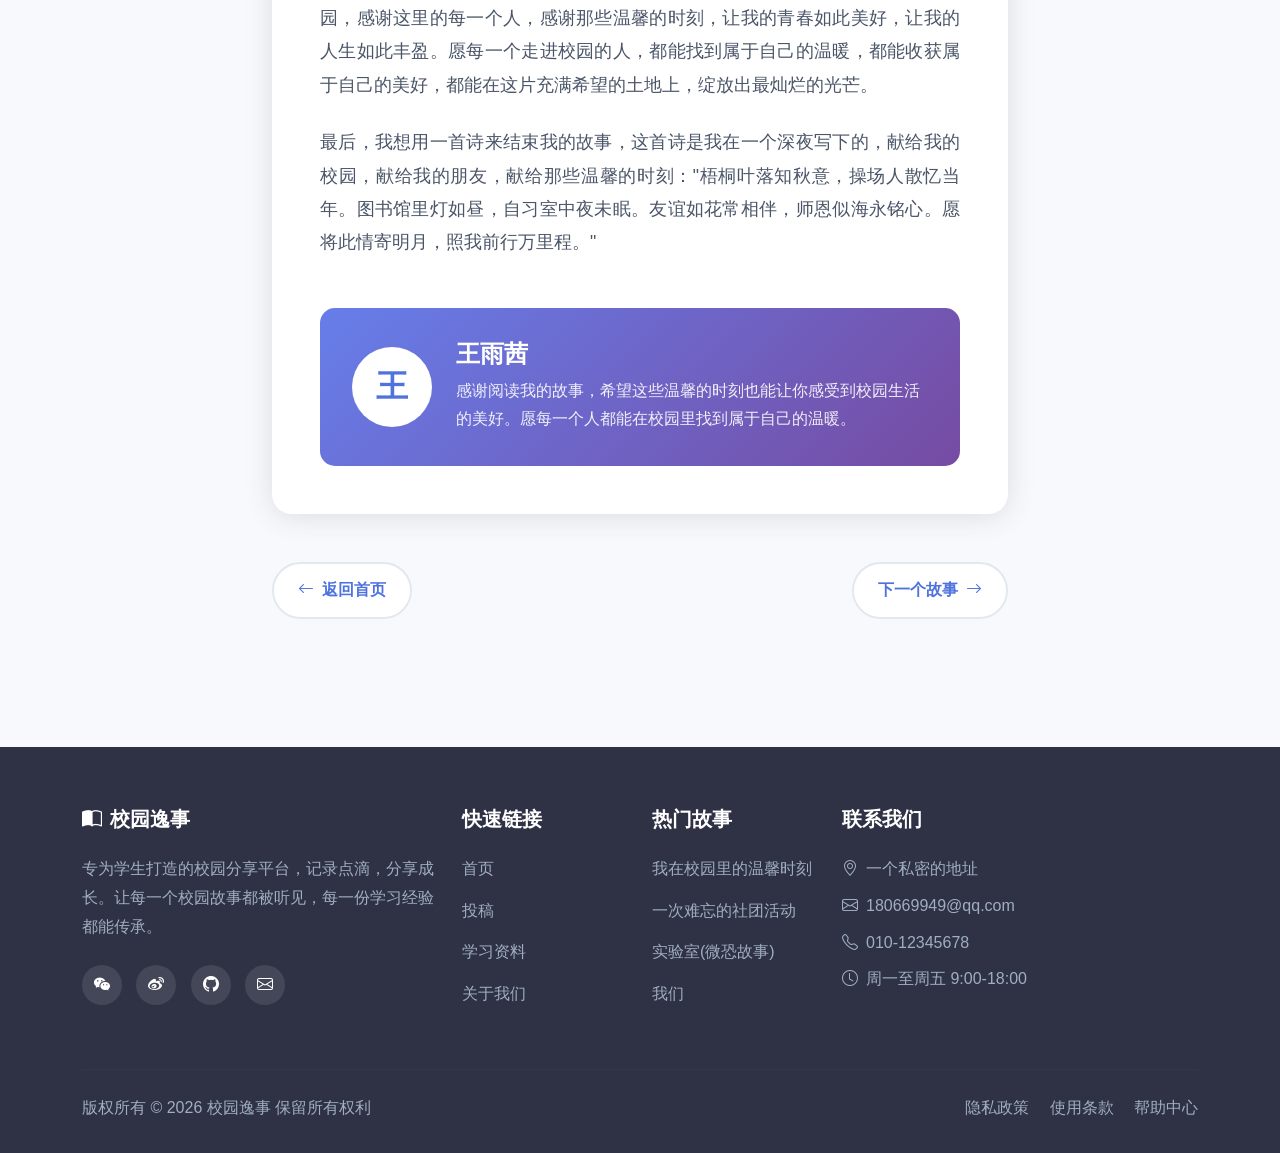
<file: 1.校园逸事网页/html副页/story1.html>
<!DOCTYPE html>
<html lang="zh-CN">
<head>
    <meta charset="UTF-8">
    <meta name="viewport" content="width=device-width, initial-scale=1.0">
    <title>我在校园里的温馨时刻</title>
    <!-- Bootstrap 5 CSS -->
    <link href="css/bootstrap.min.css" rel="stylesheet">
    <!-- Bootstrap Icons -->
    <link rel="stylesheet" href="https://cdn.jsdelivr.net/npm/bootstrap-icons@1.11.1/font/bootstrap-icons.css">
	<link rel="stylesheet" href="css/story1.css" />
</head>
<body>

    <!-- Reading Progress Bar -->
    <div class="progress-container">
        <div class="progress-bar" id="progressBar"></div>
    </div>

    <!-- Navigation -->
    <nav class="navbar navbar-expand-lg navbar-light bg-white sticky-top">
        <div class="container">
            <a class="navbar-brand" href="index.html">
                <i class="bi bi-book-half me-2 text-primary"></i>
                校园逸事
            </a>
            <button class="navbar-toggler" type="button" data-bs-toggle="collapse" data-bs-target="#navbarNav">
                <span class="navbar-toggler-icon"></span>
            </button>
            <div class="collapse navbar-collapse" id="navbarNav">
                <ul class="navbar-nav ms-auto align-items-center">
                    <li class="nav-item">
                        <a class="nav-link" href="index.html">
                            <i class="bi bi-house-door me-1"></i>首页
                        </a>
                    </li>
                    <li class="nav-item">
                        <a class="nav-link" href="submit.html">
                            <i class="bi bi-pencil-square me-1"></i>投稿
                        </a>
                    </li>
                    <li class="nav-item">
                        <a class="nav-link" href="learning.html">
                            <i class="bi bi-folder2-open me-1"></i>学习资料
                        </a>
                    </li>
                    <li class="nav-item">
                        <a class="nav-link" href="about.html">
                            <i class="bi bi-info-circle me-1"></i>关于我们
                        </a>
                    </li>
                </ul>
            </div>
        </div>
    </nav>

    <!-- Hero Section -->
    <section class="story-hero">
        <div class="container story-hero-content text-center animate-fade-in">
            <h1 class="display-4 fw-bold mb-4">我在校园里的温馨时刻</h1>
            <div class="story-meta">
                <i class="bi bi-person-circle"></i>
                <span>投稿人：王雨茜</span>
            </div>
        </div>
    </section>

    <!-- Main Content -->
    <main class="container py-5">
        <div class="row justify-content-center">
            <div class="col-lg-8">
                <article class="article-card animate-fade-in delay-1">
                    <div class="article-content">
                        <p>校园，是我们成长的摇篮，是我们追逐梦想的起点，也是我们感受温暖的地方。在这里，我度过了许多温馨的时刻，这些时刻如同璀璨的星辰，照亮了我前行的道路，让我感受到了生活的美好和温暖。每当我回想起那些在校园里度过的日子，心中总会涌起一股暖流，那些点点滴滴的记忆，如同老电影一般在脑海中缓缓播放，每一帧都充满了色彩和温度。</p>
                        
                        <p>我叫王雨茜，是这所大学中文系的一名学生。四年前，当我第一次拖着行李箱走进这所校园的时候，心中充满了对未来的憧憬和一丝不安。陌生的环境、陌生的面孔，让我有些不知所措。然而，正是在这里，我遇到了生命中最重要的人，经历了最温暖的时光，收获了最珍贵的友谊。这一切，都源于那个阳光明媚的九月，源于校园里的每一个温馨时刻。</p>
                        
                        <p>清晨，校园在第一缕阳光的照耀下苏醒。我背着书包，踏着轻快的步伐走进校园，迎面而来的是一股清新的空气，夹杂着花草的芬芳。操场边的梧桐树在微风中轻轻摇曳，树叶发出沙沙的声响，像是在演奏一首轻柔的晨曲。操场上，同学们已经开始晨练，有的在跑步，有的在做操，还有的在打篮球。他们的脸上洋溢着青春的活力和朝气，让我感受到了校园的生机与活力。</p>
                        
                        <p>这时，我看到了我的好朋友林晓薇，她正站在操场边向我招手。晓薇是我大学第一个认识的人，也是我最要好的朋友。我们是在新生报到那天认识的，她主动帮我搬行李，还带我去食堂吃饭。从那以后，我们就成了形影不离的好姐妹。我快步走到她身边，我们一起走向教室。一路上，我们谈笑风生，分享着昨晚做的梦，讨论着今天要上的课程，猜测着食堂会不会有我们最爱的糖醋排骨。这种简单的快乐，让我感受到了校园生活的美好和温馨。</p>
                        
                        <div class="quote-block">
                            <i class="bi bi-quote me-2"></i>
                            友谊就像一杯清茶，不浓烈却回味悠长，在平凡的日子里散发着淡淡的清香。
                        </div>
                        
                        <p>课堂上，老师用生动的语言为我们讲解知识，让我们在知识的海洋中遨游。我最喜欢上的是古代文学课，教我们的是一位头发花白的老教授，姓陈，我们都亲切地叫他陈爷爷。陈爷爷讲课从不照本宣科，他总能把那些古老的诗词歌赋讲得像故事一样生动有趣。记得有一次，他在讲李白的《将进酒》时，竟然站起来，手舞足蹈地朗诵起来，那投入的样子让我们都忍不住鼓掌。</p>
                        
                        <p>有一次，我在古代文学课上遇到了一道难题，怎么也理解不了《红楼梦》中黛玉葬花那段文字的深层含义。我急得抓耳挠腮，满头大汗，笔记上画满了问号。这时，我的同桌李明轩看到了我的困境，主动过来帮助我。李明轩是个沉默寡言的男生，平时不太爱说话，但学习成绩特别好，尤其是古典文学方面，可以说是我们班的小专家。他耐心地给我讲解那段文字的象征意义，从黛玉的性格特点讲到当时的社会背景，从花的意象讲到生命的哲思，一遍又一遍，直到我完全理解为止。</p>
                        
                        <p>他的细心和耐心让我深受感动，也让我感受到了同学之间的温暖和友爱。在他的帮助下，我不仅解决了难题，还学到了很多分析文学作品的方法。从那以后，我和明轩成了学习上的好搭档，经常一起讨论问题，互相借阅书籍。这让我明白，在校园里，我们不仅能够学到知识，还能收获友谊和温暖。那些一起讨论问题的午后，那些互相分享笔记的清晨，都成为了我记忆中最美好的画面。</p>
                        
                        <p>课间休息时，校园里充满了欢声笑语。同学们像一群快乐的小鸟，在教室里、走廊上、操场上奔跑、嬉戏。我们玩着各种游戏，如跳绳、踢毽子、捉迷藏等。有一次，我和晓薇在走廊上踢毽子，我一时兴起，想表演一个高难度的动作，结果不小心扭到了脚，疼得蹲在地上直咧嘴。晓薇赶紧扶着我，一边帮我揉脚，一边数落我太逞强。周围的同学们也纷纷围过来，有的帮我拿书包，有的去叫老师，还有的跑去小卖部给我买冰袋敷脚。</p>
                        
                        <p>最让我感动的是，平时不太爱说话的明轩竟然背起我就往医务室跑。他虽然瘦瘦的，但背却很稳，一路上还不停地安慰我："马上就到了，再坚持一下。"到了医务室，医生检查说只是轻微扭伤，休息几天就好。明轩这才松了口气，额头上全是汗珠。晓薇在一旁打趣说："明轩，你平时对女生爱答不理的，今天怎么这么积极啊？"明轩的脸一下子红了，结结巴巴地说："同……同学之间互相帮助是应该的。"那窘迫的样子让我们都笑了起来，但我的心里却充满了温暖和感动。</p>
                        
                        <p>校园里的活动也丰富多彩。每年的五四青年节，学校都会举办一场盛大的文艺汇演，同学们都积极参与，精心准备节目。大一那年的汇演，是我记忆中最深刻的一次。我和晓薇报名参加了舞蹈表演，每天放学后都要去排练室练习。那段时间虽然很累，但也很快乐。晓薇是个天生的舞者，动作优美流畅，而我总是跟不上节奏，急得直跺脚。但她从不嫌弃我，总是耐心地一遍遍教我，还编了一些有趣的小口诀帮我记动作。</p>
                        
                        <p>汇演的那天，校园里充满了欢乐和热闹的气氛。舞台上，同学们各展才艺，有的唱歌，有的跳舞，有的表演小品，还有的朗诵诗歌。台下的观众们看得目不转睛，掌声和欢呼声此起彼伏。终于轮到我们上场了，站在聚光灯下，音乐响起的那一刻，我突然紧张得大脑一片空白。就在这时，我看到了台下晓薇鼓励的眼神，还有明轩举着"王雨茜加油"的牌子，虽然字迹歪歪扭扭，但那份心意让我瞬间充满了力量。</p>
                        
                        <p>我们随着音乐翩翩起舞，每一个动作都倾注了我们的心血和汗水。当最后一个音符落下，全场爆发出雷鸣般的掌声。我们手拉手向观众鞠躬，那一刻，我感受到了一种从未有过的快乐和自豪。这次文艺汇演不仅丰富了我们的校园生活，还让我们感受到了团结和合作的力量，也让我感受到了校园生活的丰富多彩和温馨美好。下台后，明轩竟然破天荒地主动过来，递给我一瓶水，说："跳得不错。"那简单的三个字，让我开心了一整天。</p>
                        
                        <p>校园里的老师也像我们的亲人一样关心着我们。大二上学期，我因为家里的一些事情，情绪低落了好一阵子，上课总是走神，作业也完成得马马虎虎。我的班主任张老师发现了我的异常，课后主动把我叫到办公室。她没有批评我，而是给我泡了一杯热茶，温和地询问我最近是不是遇到了什么困难。我一开始不愿意说，但在她真诚的目光下，我终于忍不住把家里的情况告诉了她。</p>
                        
                        <p>原来，那段时间我父母的关系出现了一些问题，经常吵架，让我非常担心和焦虑。张老师静静地听完，轻轻地拍了拍我的肩膀，说："雨茜，你要知道，父母的事情让他们自己去解决，你现在最重要的是照顾好自己，好好学习。如果你愿意，可以每天放学后到我办公室来，我陪你聊聊天，或者你可以在这里安静地看看书。"她的声音温柔而坚定，像一股暖流涌入我的心田。从那以后，我经常去张老师的办公室，有时候是请教问题，有时候只是安静地坐着。她总是那么耐心，那么温暖，让我感受到了母亲般的关怀。</p>
                        
                        <p>有一次，我因为熬夜写论文，第二天在课堂上昏昏欲睡。张老师发现了，课后关切地问我是不是身体不舒服。我不好意思地说是因为论文没写完熬夜了。她摸了摸我的额头，发现我发烧了，立刻带我去医务室看病。在医务室里，她一直陪着我，帮我挂号、拿药，还叮嘱医生给我好好检查。看完病后，她又把我送回宿舍，帮我盖好被子，还留下了她的电话号码，说有任何不舒服随时给她打电话。她的关心和照顾让我感受到了母亲般的温暖。从那以后，我更加努力地学习，不辜负老师的期望，也希望有一天能够成为像她那样温暖的人。</p>
                        
                        <div class="quote-block">
                            <i class="bi bi-heart-fill me-2 text-danger"></i>
                            真正的温暖，往往藏在那些看似平凡的日常里，藏在每一个关心的眼神和每一句温柔的话语中。
                        </div>
                        
                        <p>大三那年，我参加了学校组织的支教活动，去偏远山区的一所小学支教一个月。那是我第一次离开城市，第一次真正走进山区孩子们的生活。那里的条件很艰苦，教室是破旧的土坯房，课桌椅摇摇晃晃，孩子们穿着洗得发白的衣服，但眼睛里却闪烁着对知识的渴望。我被分到了三年级，教语文和音乐。</p>
                        
                        <p>班上有个叫小花的女孩，特别安静，总是坐在角落里，不声不响。我发现她上课虽然认真听讲，但从不举手发言，下课后也总是独自一个人。有一天放学后，我特意留下来陪她聊天。起初她不太愿意说话，但我耐心地引导她，给她讲我在大学里的趣事，慢慢地，她打开了心扉。原来，小花的父母都在外打工，她和奶奶相依为命，因为想念父母，她总是闷闷不乐。我心疼地抱住她，告诉她："小花，你要坚强，要好好学习，将来考上大学，就可以见到爸爸妈妈了。老师也会一直陪着你，给你写信，好不好？"</p>
                        
                        <p>从那以后，我每天放学后都会陪小花做作业，教她唱歌，给她讲外面的世界。她的笑容渐渐多了起来，上课也开始举手发言了。支教结束的那天，孩子们都来送我，小花塞给我一张画，画上是两个牵手的小女孩，旁边歪歪扭扭地写着："王老师，我会想你的，我会好好学习的。"我抱着她，眼泪忍不住流了下来。那一刻，我明白了什么是真正的温暖——不是索取，而是给予；不是接受，而是付出。那段支教经历，成为了我人生中最宝贵的财富。</p>
                        
                        <p>回到学校后，我和小花一直保持着书信联系。每个月我都会收到她的信，告诉我她的学习进步，告诉我她交到了新朋友，告诉我她有多想念我。我也会给她回信，寄去书籍和学习用品，鼓励她继续努力。晓薇和明轩也加入了这场爱心接力，晓薇教小花画画，明轩则负责辅导她的数学。我们三个人约定，等小花考上初中，就一起去山区看她。这个约定，成为了我们共同的期待。</p>
                        
                        <p>大四那年，面临着毕业和就业的压力，大家都变得忙碌而焦虑。考研的同学每天泡在图书馆，找工作的同学四处投递简历，整个校园弥漫着一种紧张的气氛。我也不例外，一边准备研究生考试，一边担心着未来的出路。那段时间，我经常在深夜的自习室里独自复习，看着窗外的路灯一盏盏熄灭，心里充满了迷茫和不安。</p>
                        
                        <p>有一天晚上，我在自习室待到很晚，正准备收拾东西回宿舍，突然看到桌上多了一杯热奶茶和一张便签。便签上是晓薇熟悉的字迹："雨茜，别太累了，身体最重要。不管结果如何，你都是最棒的。明天早上我给你带早餐，记得按时吃饭。——晓薇"我捧着那杯奶茶，热气氤氲中，眼眶不禁湿润了。原来，真正的友谊不需要轰轰烈烈，只需要在最需要的时候，有人默默地陪在你身边。</p>
                        
                        <p>考试那天，晓薇和明轩特意请了假，陪我去考场。晓薇帮我检查了准考证和文具，明轩则给我买了一瓶水和一包纸巾，虽然这些都是小事，但那份心意让我感动不已。走进考场前，他们一起给了我一个拥抱，晓薇说："加油，我们相信你！"明轩则只是重重地拍了拍我的肩膀，但那眼神里的鼓励，我看得清清楚楚。考试结束后，他们一直在考场外等我，看到我出来，晓薇冲过来抱住我，不管我考得怎么样，先带我去吃了一顿大餐。那顿饭，我们聊了很多，关于过去，关于未来，关于我们的梦想。</p>
                        
                        <p>成绩出来后，我如愿考上了本校的研究生。收到录取通知书的那天，我第一时间跑去找晓薇和明轩分享喜悦。晓薇激动得跳了起来，抱着我转了一圈；明轩则难得地露出了灿烂的笑容，说："我就知道你可以的。"那一刻，我突然意识到，这四年来，他们一直在我身边，见证了我的成长，分享了我的喜怒哀乐。这份友谊，比任何成绩都更加珍贵。</p>
                        
                        <p>毕业典礼那天，阳光明媚，校园里到处弥漫着离别的气息。我们穿着学士服，在校园里到处拍照留念。在图书馆门口，在操场边，在食堂里，在宿舍楼下，到处都留下了我们的欢声笑语。我和晓薇、明轩一起，在那棵我们大一入学时种下的樱花树下合影。那棵树已经长得很高了，枝叶繁茂，虽然还没到开花的季节，但我们知道，来年春天，它一定会开出最美的花朵。</p>
                        
                        <p>晓薇即将去上海工作，明轩则考上了北京的研究生，而我选择留在本校继续深造。虽然我们即将各奔东西，但我们都相信，这份友谊不会因为距离而改变。我们在樱花树下约定，每年的春天，都要回来看看这棵树，看看彼此，分享各自的故事。晓薇还送给我一条手工编织的手链，是她熬夜织的，虽然针脚有些歪歪扭扭，但那份心意让我感动不已。明轩则送给我一本精装版的《红楼梦》，扉页上写着："愿你永远保持对文学的热爱，愿你的人生如红楼一梦，虽有悲欢离合，终究温暖动人。"</p>
                        
                        <div class="quote-block">
                            <i class="bi bi-stars me-2 text-warning"></i>
                            青春是一场盛大的遇见，我们在最好的年华相遇，在最美的时光里相伴，这本身就是最大的幸运。
                        </div>
                        
                        <p>如今，我已经是一名研究生二年级的学生了。校园里的风景依旧，梧桐树依旧挺拔，操场依旧热闹，图书馆依旧安静。只是，身边少了晓薇叽叽喳喳的声音，少了明轩默默陪伴的身影。但每当我在校园里漫步，看到那些熟悉的场景，心中总会涌起一股暖流。那些温馨的时刻，如同一颗颗璀璨的明珠，镶嵌在我的记忆深处，永远不会褪色。</p>
                        
                        <p>我依然会在清晨去操场跑步，虽然晓薇不在身边，但我仿佛还能听到她气喘吁吁地喊"等等我"；我依然会在课间去小卖部买零食，虽然明轩不会再来抢我的薯片，但我总会多买一包，仿佛他还会突然出现；我依然会在夜晚去自习室复习，虽然不会再收到晓薇的奶茶，但我学会了给自己泡一杯热茶，学会了在孤独中坚强。</p>
                        
                        <p>上个月，我收到了小花的来信，她告诉我她考上了县里的重点中学，成绩名列前茅。她在信中说："王老师，谢谢你，是你让我相信，只要努力，梦想就会实现。我会继续加油的，将来也要像你一样，考上大学，去看看外面的世界。"我捧着那封信，在宿舍里哭了很久。那种感动，那种欣慰，无法用语言形容。我想起支教时她安静的样子，想起她第一次对我露出笑容的样子，想起她塞给我那幅画的样子。原来，温暖是可以传递的，就像一颗种子，播撒在心田，终将开出美丽的花朵。</p>
                        
                        <p>前几天，晓薇从上海回来看我，我们一起去看了那棵樱花树。虽然还没到花期，但枝头已经冒出了嫩绿的新芽，充满了生机。我们坐在树下的长椅上，像从前一样聊天，聊工作，聊生活，聊未来的计划。她说她在上海过得很好，工作虽然忙碌但很充实，还交到了新的朋友。她问我研究生生活怎么样，我说还不错，就是有时候会想念从前三个人一起的日子。她笑着拍拍我的肩膀："傻瓜，我们都在努力变得更好，这就是最好的状态。等明轩放假回来，我们再聚，到时候我请你们吃大餐！"</p>
                        
                        <p>夕阳西下，金色的光芒洒在我们身上，温暖而柔和。我看着晓薇的侧脸，想起四年前我们第一次相遇的场景，想起我们一起度过的无数个日日夜夜，心中充满了感激。感激命运让我们相遇，感激时光没有冲淡我们的友谊，感激这个校园给了我们如此多美好的回忆。</p>
                        
                        <p>这些温馨的时刻，让我感受到了校园生活的美好和温暖，也让我更加珍惜在校园里的每一天。在这里，我不仅学到了知识，还收获了友谊、关爱和快乐。我学会了如何去爱，如何去关心他人，如何在困难面前保持坚强。这些宝贵的品质，将伴随着我走过未来的每一段路程，成为我人生中最坚实的基石。</p>
                        
                        <p>校园里的每一个角落，都承载着我的回忆。教室里的桌椅，记录着我们奋笔疾书的身影；图书馆的书架，见证了我们求知若渴的目光；操场的跑道，留下了我们挥洒汗水的足迹；食堂的窗口，飘出了我们最爱的饭菜香。这些看似平凡的日常，编织成了我最珍贵的青春记忆。</p>
                        
                        <p>我还记得那个雨后的傍晚，我和晓薇、明轩一起在校园里散步。雨后的空气格外清新，树叶被洗得发亮，地面上还有积水倒映着晚霞。我们踩着水坑，像孩子一样嬉戏，不顾鞋子被弄湿。晓薇突然提议去喂湖里的锦鲤，我们跑到小卖部买了面包，蹲在湖边，看着那些色彩斑斓的鱼儿争抢着食物。明轩说，这些鱼儿真幸福，每天都有人喂。晓薇反驳道，它们才不幸福呢，被困在这么小的湖里，哪也去不了。我笑着说，幸不幸福，只有鱼儿自己知道，就像我们的生活，外人看来或许平淡无奇，但其中的滋味，只有我们自己能够体会。</p>
                        
                        <p>我还记得那个雪后的清晨，校园里银装素裹，美得不像话。我和晓薇早早地起床，在雪地里堆了一个大大的雪人，还给它戴上了我的围巾。明轩路过时，被我们拉来帮忙，他虽然嘴上说着"幼稚"，但堆雪人的时候却格外认真，还给雪人安了一个胡萝卜做的鼻子。我们三个站在雪人前合影，冻得鼻子通红，但笑容却无比灿烂。那张照片，至今还贴在我的书桌前，每次看到，都会忍不住微笑。</p>
                        
                        <p>我还记得那个考试周的深夜，自习室里只剩下我和明轩两个人。我因为一道数学题卡住了，急得快要哭出来。明轩放下手中的书，耐心地给我讲解，从基本概念到解题思路，一步一步，不厌其烦。当我终于弄懂的那一刻，我激动得差点叫出声来。明轩只是淡淡地笑了笑，说："懂了就好，以后遇到类似的问题就不会怕了。"他的声音很轻，但那份关心，我听得清清楚楚。那一刻，我突然觉得，这个平时沉默寡言的男生，内心其实比任何人都温柔。</p>
                        
                        <p>我还记得那个毕业前的最后一晚，我们全班同学在操场上举办了一场露天晚会。大家围坐在一起，唱歌、跳舞、玩游戏，回忆着四年来的点点滴滴。有人哭了，有人笑了，有人沉默着，但每个人的眼里都闪烁着不舍的光芒。张老师也来了，她给我们讲了她年轻时的故事，告诉我们人生就像一场旅行，每一段路程都有独特的风景，重要的不是目的地，而是沿途的经历和陪伴的人。她说："你们是我教过的最可爱的一届学生，我希望你们无论走到哪里，都能保持善良，保持热爱，保持温暖。"那一刻，我们都红了眼眶。</p>
                        
                        <div class="quote-block">
                            <i class="bi bi-sunrise me-2 text-warning"></i>
                            人生就像一场旅行，每一段路程都有独特的风景，重要的不是目的地，而是沿途的经历和陪伴的人。
                        </div>
                        
                        <p>这些温馨的时刻，如同一颗颗璀璨的明珠，镶嵌在我的记忆深处。它们让我感受到了校园生活的美好和温暖，也让我更加珍惜在校园里的每一天。在这里，我不仅学到了知识，还收获了友谊、关爱和快乐。这些美好的回忆将永远伴随着我，成为我人生中最宝贵的财富。我相信，在未来的日子里，无论我走到哪里，无论我变成什么样子，这些记忆都会像一盏明灯，照亮我前行的道路，温暖我孤独的心灵。</p>
                        
                        <p>如今，当我再次走在校园的小径上，看着那些年轻的面孔，听着那些熟悉的笑声，我仿佛看到了四年前的自己。那个拖着行李箱、满怀憧憬和不安的女孩，已经成长为一个自信、坚强、懂得感恩的人。这一切的改变，都源于这个校园，源于这里的每一个人，源于那些温馨的时刻。</p>
                        
                        <p>校园里的樱花树又该开花了，我想。等花期到来的时候，我要约上晓薇和明轩，一起回来看看，看看那棵见证了我们友谊的树，看看那些飘落的粉色花瓣，看看我们曾经一起走过的每一个角落。我们要在树下再拍一张合影，就像四年前那样，笑容灿烂，眼神清澈。我们要告诉彼此，无论未来如何变化，这份友谊，这些回忆，将永远珍藏在心底，成为我们最温暖的依靠。</p>
                        
                        <p>我相信，在未来的日子里，我还会在校园里度过更多温馨的时刻，这些时刻将成为我成长道路上最美好的风景。也许有一天，我会成为一名老师，像张老师那样，用温暖和耐心去影响更多的学生；也许有一天，我会成为一名作家，用文字记录下这些美好的瞬间，让更多的人感受到校园生活的温暖；也许有一天，我会回到这个校园，在樱花树下，给新一代的学生讲述我们的故事，传递这份温暖和感动。</p>
                        
                        <p>校园，是我永远的港湾，是我心灵的归宿。无论我走到哪里，这里的一草一木，一砖一瓦，都深深地印在我的脑海里，成为我生命中最温暖的底色。感谢这个校园，感谢这里的每一个人，感谢那些温馨的时刻，让我的青春如此美好，让我的人生如此丰盈。愿每一个走进校园的人，都能找到属于自己的温暖，都能收获属于自己的美好，都能在这片充满希望的土地上，绽放出最灿烂的光芒。</p>
                        
                        <p>最后，我想用一首诗来结束我的故事，这首诗是我在一个深夜写下的，献给我的校园，献给我的朋友，献给那些温馨的时刻："梧桐叶落知秋意，操场人散忆当年。图书馆里灯如昼，自习室中夜未眠。友谊如花常相伴，师恩似海永铭心。愿将此情寄明月，照我前行万里程。"</p>
                    </div>

                    <!-- Author Card -->
                    <div class="author-card">
                        <div class="author-avatar">王</div>
                        <div class="author-info">
                            <h4>王雨茜</h4>
                            <p>感谢阅读我的故事，希望这些温馨的时刻也能让你感受到校园生活的美好。愿每一个人都能在校园里找到属于自己的温暖。</p>
                        </div>
                    </div>
                </article>

                <!-- Navigation Buttons -->
                <div class="nav-buttons animate-fade-in delay-2">
                    <a href="index.html" class="btn-nav">
                        <i class="bi bi-arrow-left"></i>返回首页
                    </a>
                    <a href="story2.html" class="btn-nav next">
                        下一个故事<i class="bi bi-arrow-right"></i>
                    </a>
                </div>
            </div>
        </div>
    </main>

    <!-- Footer -->
    <footer class="footer">
        <div class="container">
            <div class="row">
                <div class="col-lg-4 mb-4">
                    <h5>
                        <i class="bi bi-book-half me-2"></i>校园逸事
                    </h5>
                    <p class="mb-4">专为学生打造的校园分享平台，记录点滴，分享成长。让每一个校园故事都被听见，每一份学习经验都能传承。</p>
                    <div class="social-links">
                        <a href="#" class="social-icon"><i class="bi bi-wechat"></i></a>
                        <a href="#" class="social-icon"><i class="bi bi-sina-weibo"></i></a>
                        <a href="#" class="social-icon"><i class="bi bi-github"></i></a>
                        <a href="#" class="social-icon"><i class="bi bi-envelope"></i></a>
                    </div>
                </div>
                <div class="col-lg-2 col-md-6 mb-4">
                    <h5>快速链接</h5>
                    <a href="index.html" class="footer-link">首页</a>
                    <a href="submit.html" class="footer-link">投稿</a>
                    <a href="learning.html" class="footer-link">学习资料</a>
                    <a href="about.html" class="footer-link">关于我们</a>
                </div>
                <div class="col-lg-2 col-md-6 mb-4">
                    <h5>热门故事</h5>
                    <a href="story1.html" class="footer-link">我在校园里的温馨时刻</a>
                    <a href="story2.html" class="footer-link">一次难忘的社团活动</a>
                    <a href="story3.html" class="footer-link">实验室(微恐故事)</a>
                    <a href="story4.html" class="footer-link">我们</a>
                </div>
                <div class="col-lg-4 col-md-6 mb-4">
                    <h5>联系我们</h5>
                    <p class="mb-2"><i class="bi bi-geo-alt me-2"></i>一个私密的地址</p>
                    <p class="mb-2"><i class="bi bi-envelope me-2"></i>180669949@qq.com</p>
                    <p class="mb-2"><i class="bi bi-telephone me-2"></i>010-12345678</p>
                    <p class="mb-0"><i class="bi bi-clock me-2"></i>周一至周五 9:00-18:00</p>
                </div>
            </div>
            <hr class="my-4" style="border-color: rgba(255,255,255,0.1);">
            <div class="row align-items-center">
                <div class="col-md-6 text-center text-md-start">
                    <p class="mb-0">版权所有 © 2026 校园逸事 保留所有权利</p>
                </div>
                <div class="col-md-6 text-center text-md-end mt-3 mt-md-0">
                    <a href="#" class="footer-link d-inline me-3">隐私政策</a>
                    <a href="#" class="footer-link d-inline me-3">使用条款</a>
                    <a href="#" class="footer-link d-inline">帮助中心</a>
                </div>
            </div>
        </div>
    </footer>

    <!-- Bootstrap JS Bundle -->
    <script src="js/bootstrap.bundle.min.js"></script>
    
    <!-- Custom JS -->
    <script>
        // Intersection Observer for scroll animations
        const observerOptions = {
            threshold: 0.1,
            rootMargin: "0px 0px -50px 0px"
        };

        const observer = new IntersectionObserver((entries) => {
            entries.forEach(entry => {
                if (entry.isIntersecting) {
                    entry.target.style.opacity = "1";
                    entry.target.style.transform = "translateY(0)";
                }
            });
        }, observerOptions);

        document.querySelectorAll('.animate-fade-in').forEach((el) => {
            el.style.opacity = "0";
            el.style.transform = "translateY(30px)";
            el.style.transition = "all 0.8s ease-out";
            observer.observe(el);
        });

        // Navbar background change on scroll
        window.addEventListener('scroll', function() {
            const navbar = document.querySelector('.navbar');
            if (window.scrollY > 50) {
                navbar.classList.add('shadow-sm');
            } else {
                navbar.classList.remove('shadow-sm');
            }
        });

        // Reading progress bar
        window.addEventListener('scroll', function() {
            const winScroll = document.body.scrollTop || document.documentElement.scrollTop;
            const height = document.documentElement.scrollHeight - document.documentElement.clientHeight;
            const scrolled = (winScroll / height) * 100;
            document.getElementById("progressBar").style.width = scrolled + "%";
        });
    </script>
</body>
</html>
</file>
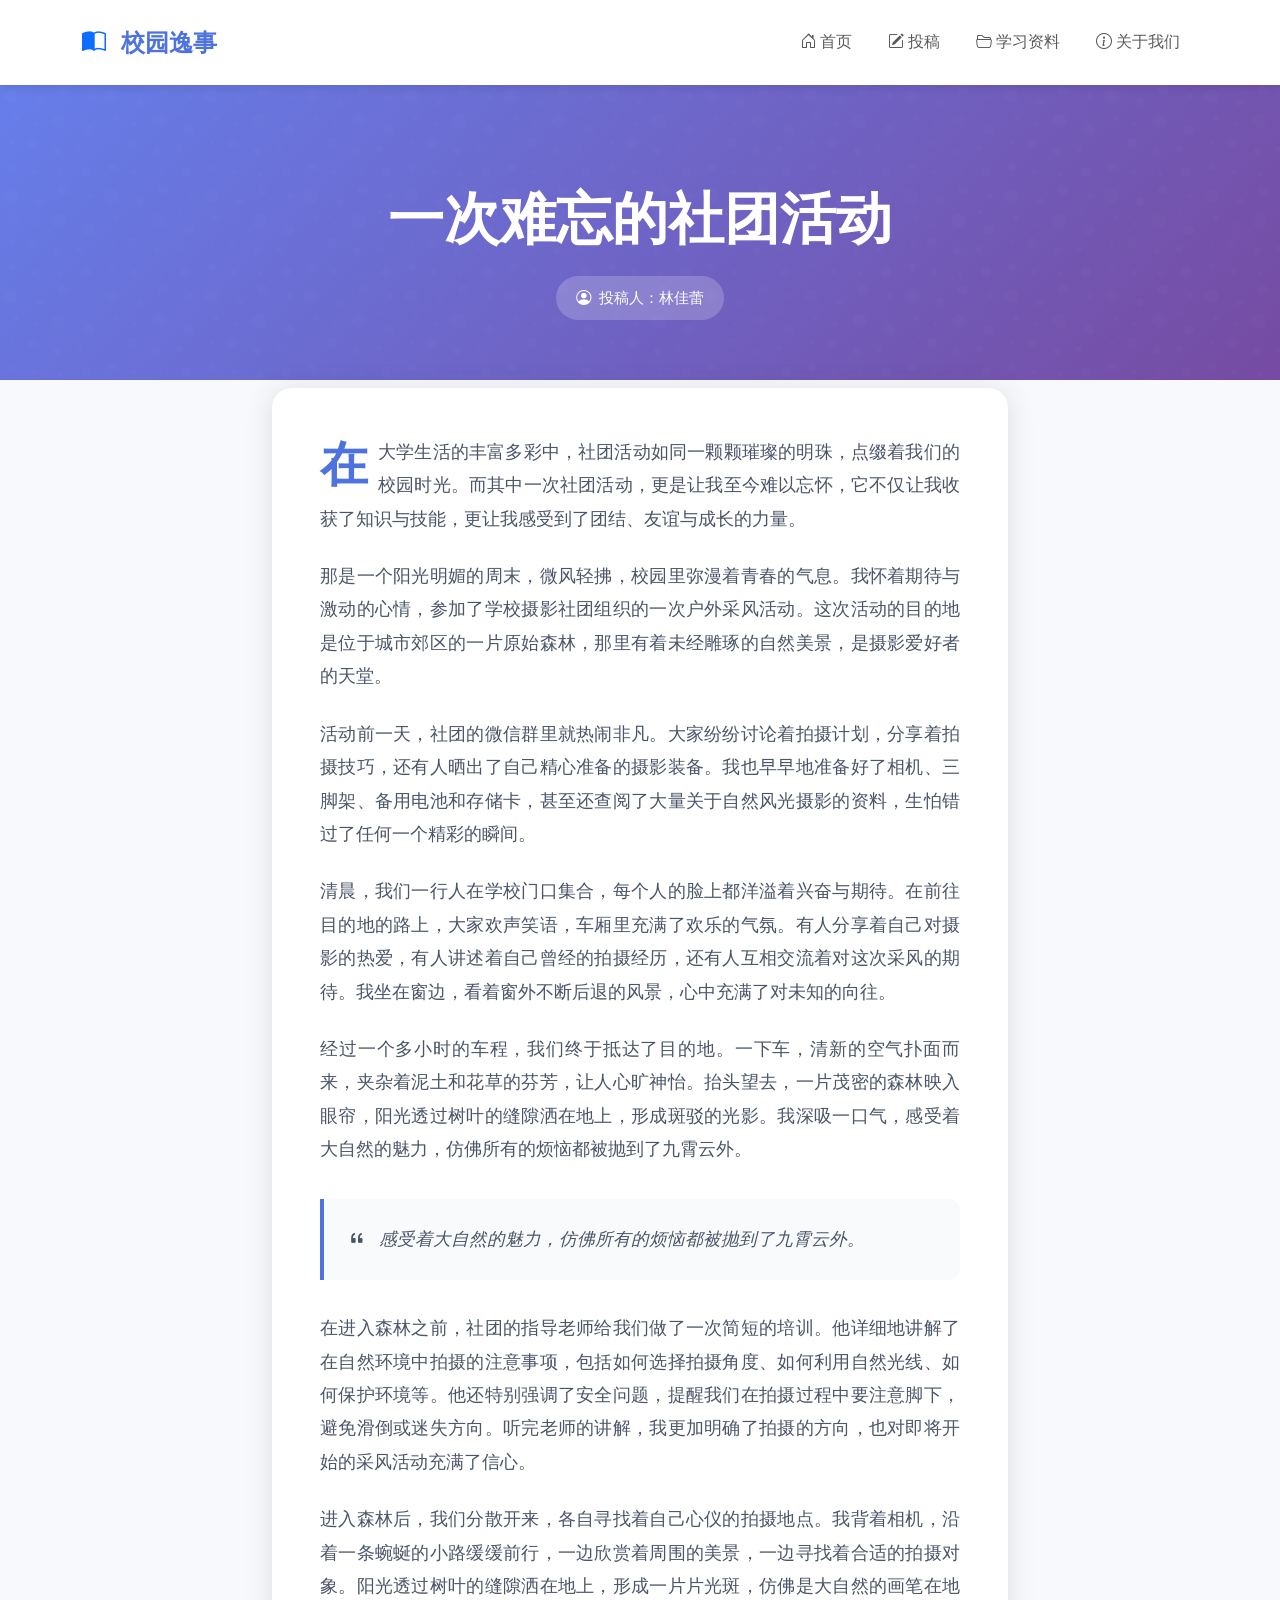
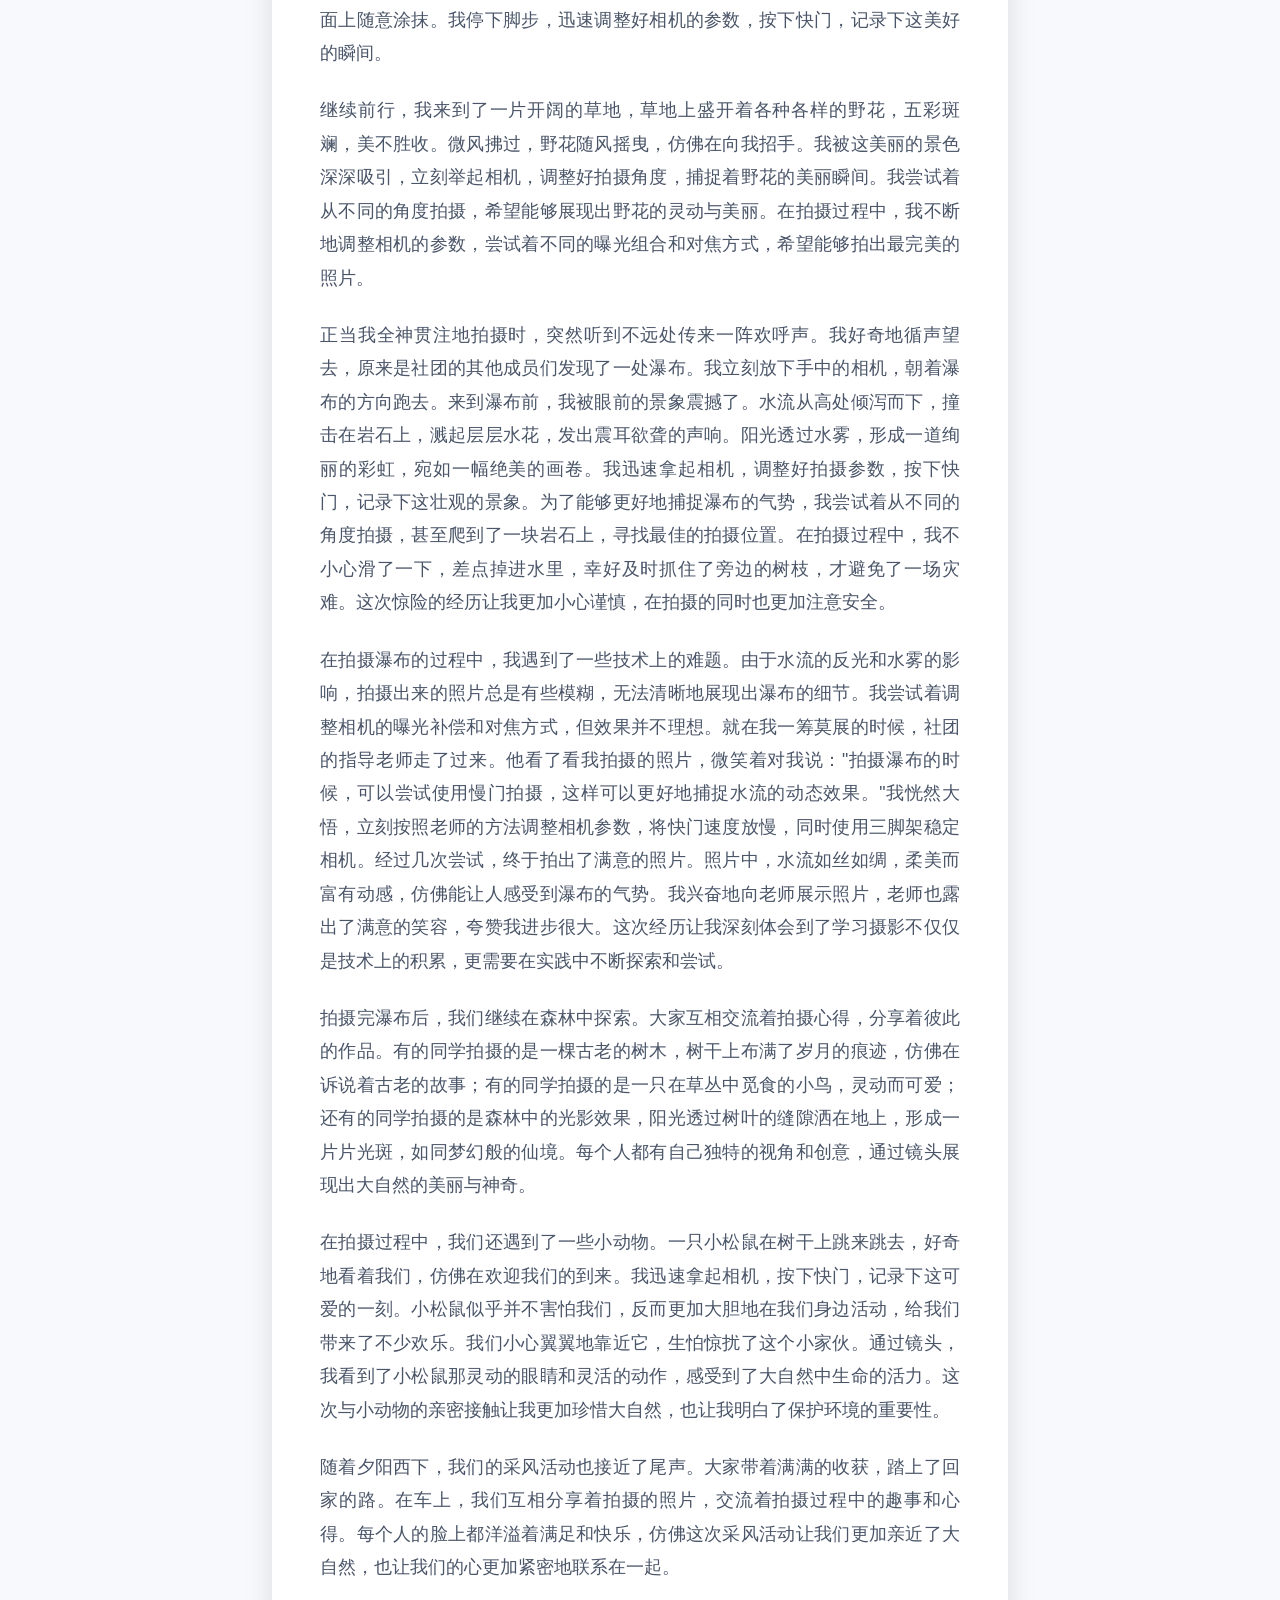
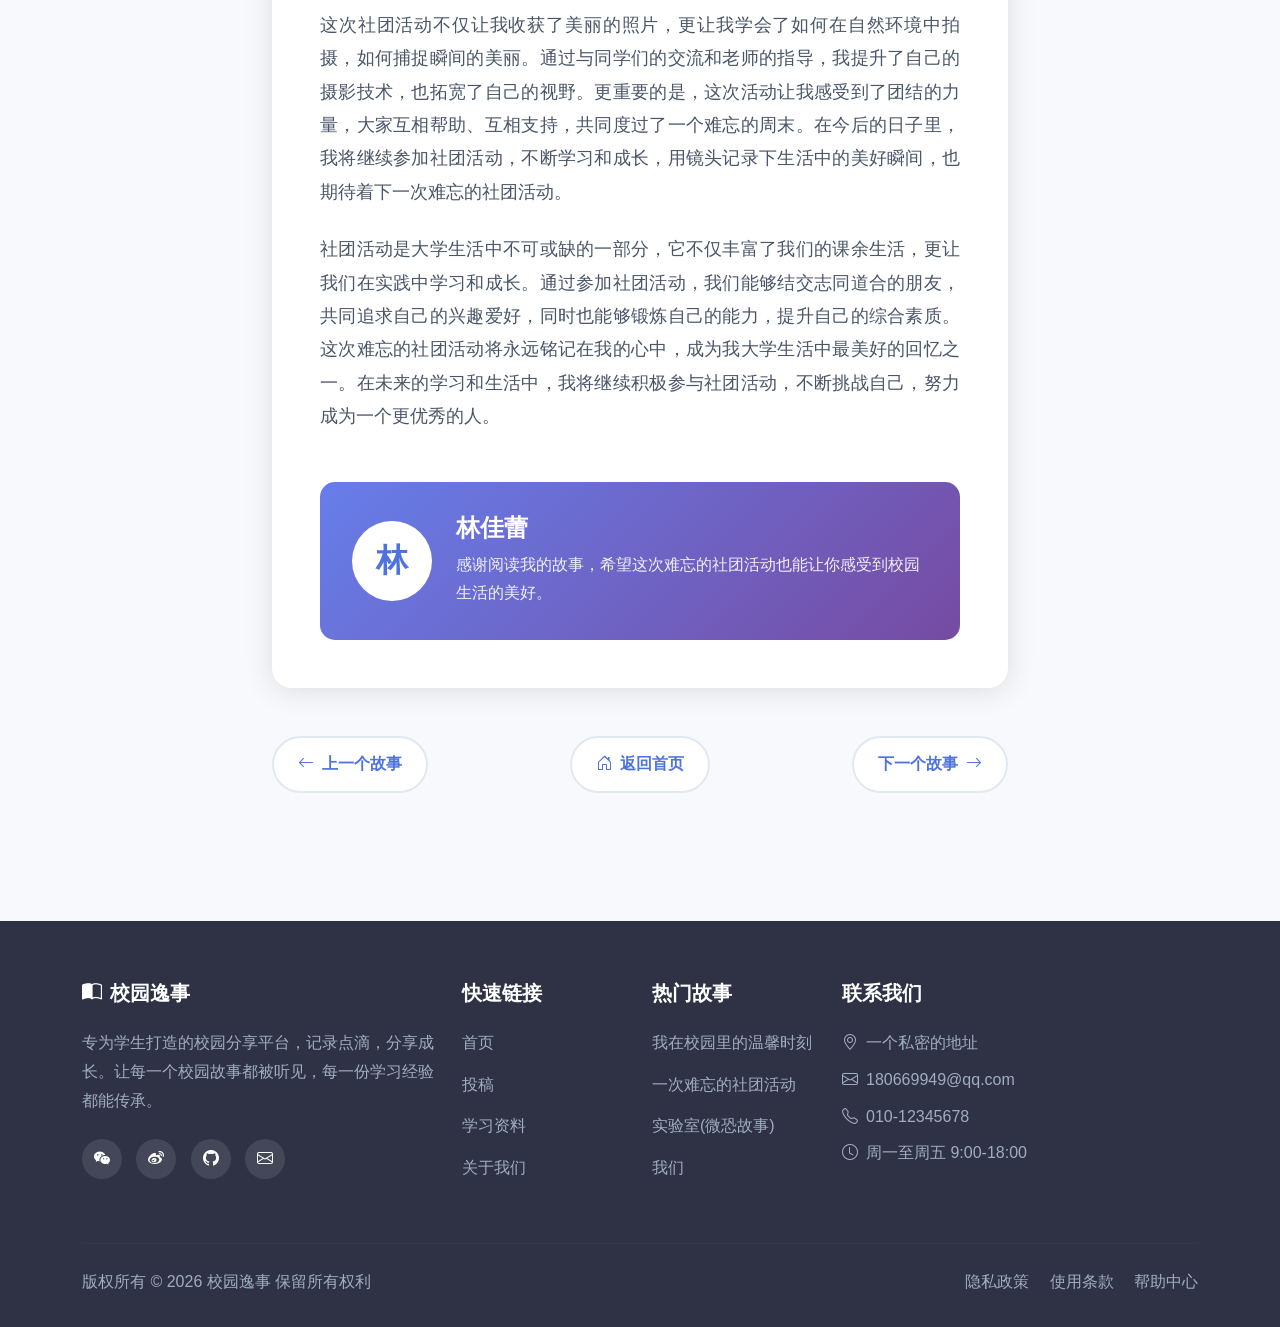
<file: 1.校园逸事网页/html副页/story2.html>
<!DOCTYPE html>
<html lang="zh-CN">
<head>
    <meta charset="UTF-8">
    <meta name="viewport" content="width=device-width, initial-scale=1.0">
    <title>校园逸事 - 故事二</title>
    <!-- Bootstrap 5 CSS -->
    <link href="css/bootstrap.min.css" rel="stylesheet">
    <!-- Bootstrap Icons -->
    <link rel="stylesheet" href="https://cdn.jsdelivr.net/npm/bootstrap-icons@1.11.1/font/bootstrap-icons.css">
	<link rel="stylesheet" href="css/story2.css" />
</head>
<body>

    <!-- Reading Progress Bar -->
    <div class="progress-container">
        <div class="progress-bar" id="progressBar"></div>
    </div>

    <!-- Navigation -->
    <nav class="navbar navbar-expand-lg navbar-light bg-white sticky-top">
        <div class="container">
            <a class="navbar-brand" href="index.html">
                <i class="bi bi-book-half me-2 text-primary"></i>
                校园逸事
            </a>
            <button class="navbar-toggler" type="button" data-bs-toggle="collapse" data-bs-target="#navbarNav">
                <span class="navbar-toggler-icon"></span>
            </button>
            <div class="collapse navbar-collapse" id="navbarNav">
                <ul class="navbar-nav ms-auto align-items-center">
                    <li class="nav-item">
                        <a class="nav-link" href="index.html">
                            <i class="bi bi-house-door me-1"></i>首页
                        </a>
                    </li>
                    <li class="nav-item">
                        <a class="nav-link" href="submit.html">
                            <i class="bi bi-pencil-square me-1"></i>投稿
                        </a>
                    </li>
                    <li class="nav-item">
                        <a class="nav-link" href="resources.html">
                            <i class="bi bi-folder2-open me-1"></i>学习资料
                        </a>
                    </li>
                    <li class="nav-item">
                        <a class="nav-link" href="about.html">
                            <i class="bi bi-info-circle me-1"></i>关于我们
                        </a>
                    </li>
                </ul>
            </div>
        </div>
    </nav>

    <!-- Hero Section -->
    <section class="story-hero">
        <div class="container story-hero-content text-center animate-fade-in">
            <h1 class="display-4 fw-bold mb-4">一次难忘的社团活动</h1>
            <div class="story-meta">
                <i class="bi bi-person-circle"></i>
                <span>投稿人：林佳蕾</span>
            </div>
        </div>
    </section>

    <!-- Main Content -->
    <main class="container py-5">
        <div class="row justify-content-center">
            <div class="col-lg-8">
                <article class="article-card animate-fade-in delay-1">
                    <div class="article-content">
                        <p> 在大学生活的丰富多彩中，社团活动如同一颗颗璀璨的明珠，点缀着我们的校园时光。而其中一次社团活动，更是让我至今难以忘怀，它不仅让我收获了知识与技能，更让我感受到了团结、友谊与成长的力量。</p>
                        
                        <p> 那是一个阳光明媚的周末，微风轻拂，校园里弥漫着青春的气息。我怀着期待与激动的心情，参加了学校摄影社团组织的一次户外采风活动。这次活动的目的地是位于城市郊区的一片原始森林，那里有着未经雕琢的自然美景，是摄影爱好者的天堂。</p>
                        
                        <p> 活动前一天，社团的微信群里就热闹非凡。大家纷纷讨论着拍摄计划，分享着拍摄技巧，还有人晒出了自己精心准备的摄影装备。我也早早地准备好了相机、三脚架、备用电池和存储卡，甚至还查阅了大量关于自然风光摄影的资料，生怕错过了任何一个精彩的瞬间。</p>
                        
                        <p>清晨，我们一行人在学校门口集合，每个人的脸上都洋溢着兴奋与期待。在前往目的地的路上，大家欢声笑语，车厢里充满了欢乐的气氛。有人分享着自己对摄影的热爱，有人讲述着自己曾经的拍摄经历，还有人互相交流着对这次采风的期待。我坐在窗边，看着窗外不断后退的风景，心中充满了对未知的向往。</p>
                        
                        <p> 经过一个多小时的车程，我们终于抵达了目的地。一下车，清新的空气扑面而来，夹杂着泥土和花草的芬芳，让人心旷神怡。抬头望去，一片茂密的森林映入眼帘，阳光透过树叶的缝隙洒在地上，形成斑驳的光影。我深吸一口气，感受着大自然的魅力，仿佛所有的烦恼都被抛到了九霄云外。</p>
                        
                        <div class="quote-block">
                            <i class="bi bi-quote me-2"></i>
                            感受着大自然的魅力，仿佛所有的烦恼都被抛到了九霄云外。
                        </div>
                        
                        <p> 在进入森林之前，社团的指导老师给我们做了一次简短的培训。他详细地讲解了在自然环境中拍摄的注意事项，包括如何选择拍摄角度、如何利用自然光线、如何保护环境等。他还特别强调了安全问题，提醒我们在拍摄过程中要注意脚下，避免滑倒或迷失方向。听完老师的讲解，我更加明确了拍摄的方向，也对即将开始的采风活动充满了信心。</p>
                        
                        <p>进入森林后，我们分散开来，各自寻找着自己心仪的拍摄地点。我背着相机，沿着一条蜿蜒的小路缓缓前行，一边欣赏着周围的美景，一边寻找着合适的拍摄对象。阳光透过树叶的缝隙洒在地上，形成一片片光斑，仿佛是大自然的画笔在地面上随意涂抹。我停下脚步，迅速调整好相机的参数，按下快门，记录下这美好的瞬间。</p>
                        
                        <p>继续前行，我来到了一片开阔的草地，草地上盛开着各种各样的野花，五彩斑斓，美不胜收。微风拂过，野花随风摇曳，仿佛在向我招手。我被这美丽的景色深深吸引，立刻举起相机，调整好拍摄角度，捕捉着野花的美丽瞬间。我尝试着从不同的角度拍摄，希望能够展现出野花的灵动与美丽。在拍摄过程中，我不断地调整相机的参数，尝试着不同的曝光组合和对焦方式，希望能够拍出最完美的照片。</p>
                        
                        <p>正当我全神贯注地拍摄时，突然听到不远处传来一阵欢呼声。我好奇地循声望去，原来是社团的其他成员们发现了一处瀑布。我立刻放下手中的相机，朝着瀑布的方向跑去。来到瀑布前，我被眼前的景象震撼了。水流从高处倾泻而下，撞击在岩石上，溅起层层水花，发出震耳欲聋的声响。阳光透过水雾，形成一道绚丽的彩虹，宛如一幅绝美的画卷。我迅速拿起相机，调整好拍摄参数，按下快门，记录下这壮观的景象。为了能够更好地捕捉瀑布的气势，我尝试着从不同的角度拍摄，甚至爬到了一块岩石上，寻找最佳的拍摄位置。在拍摄过程中，我不小心滑了一下，差点掉进水里，幸好及时抓住了旁边的树枝，才避免了一场灾难。这次惊险的经历让我更加小心谨慎，在拍摄的同时也更加注意安全。</p>
                        
                        <p> 在拍摄瀑布的过程中，我遇到了一些技术上的难题。由于水流的反光和水雾的影响，拍摄出来的照片总是有些模糊，无法清晰地展现出瀑布的细节。我尝试着调整相机的曝光补偿和对焦方式，但效果并不理想。就在我一筹莫展的时候，社团的指导老师走了过来。他看了看我拍摄的照片，微笑着对我说："拍摄瀑布的时候，可以尝试使用慢门拍摄，这样可以更好地捕捉水流的动态效果。"我恍然大悟，立刻按照老师的方法调整相机参数，将快门速度放慢，同时使用三脚架稳定相机。经过几次尝试，终于拍出了满意的照片。照片中，水流如丝如绸，柔美而富有动感，仿佛能让人感受到瀑布的气势。我兴奋地向老师展示照片，老师也露出了满意的笑容，夸赞我进步很大。这次经历让我深刻体会到了学习摄影不仅仅是技术上的积累，更需要在实践中不断探索和尝试。</p>
                        
                        <p> 拍摄完瀑布后，我们继续在森林中探索。大家互相交流着拍摄心得，分享着彼此的作品。有的同学拍摄的是一棵古老的树木，树干上布满了岁月的痕迹，仿佛在诉说着古老的故事；有的同学拍摄的是一只在草丛中觅食的小鸟，灵动而可爱；还有的同学拍摄的是森林中的光影效果，阳光透过树叶的缝隙洒在地上，形成一片片光斑，如同梦幻般的仙境。每个人都有自己独特的视角和创意，通过镜头展现出大自然的美丽与神奇。</p>
                        
                        <p>在拍摄过程中，我们还遇到了一些小动物。一只小松鼠在树干上跳来跳去，好奇地看着我们，仿佛在欢迎我们的到来。我迅速拿起相机，按下快门，记录下这可爱的一刻。小松鼠似乎并不害怕我们，反而更加大胆地在我们身边活动，给我们带来了不少欢乐。我们小心翼翼地靠近它，生怕惊扰了这个小家伙。通过镜头，我看到了小松鼠那灵动的眼睛和灵活的动作，感受到了大自然中生命的活力。这次与小动物的亲密接触让我更加珍惜大自然，也让我明白了保护环境的重要性。</p>           
                        
                        <p>随着夕阳西下，我们的采风活动也接近了尾声。大家带着满满的收获，踏上了回家的路。在车上，我们互相分享着拍摄的照片，交流着拍摄过程中的趣事和心得。每个人的脸上都洋溢着满足和快乐，仿佛这次采风活动让我们更加亲近了大自然，也让我们的心更加紧密地联系在一起。</p>
                        
                        <p>这次社团活动不仅让我收获了美丽的照片，更让我学会了如何在自然环境中拍摄，如何捕捉瞬间的美丽。通过与同学们的交流和老师的指导，我提升了自己的摄影技术，也拓宽了自己的视野。更重要的是，这次活动让我感受到了团结的力量，大家互相帮助、互相支持，共同度过了一个难忘的周末。在今后的日子里，我将继续参加社团活动，不断学习和成长，用镜头记录下生活中的美好瞬间，也期待着下一次难忘的社团活动。</p>
                        
                        <p>社团活动是大学生活中不可或缺的一部分，它不仅丰富了我们的课余生活，更让我们在实践中学习和成长。通过参加社团活动，我们能够结交志同道合的朋友，共同追求自己的兴趣爱好，同时也能够锻炼自己的能力，提升自己的综合素质。这次难忘的社团活动将永远铭记在我的心中，成为我大学生活中最美好的回忆之一。在未来的学习和生活中，我将继续积极参与社团活动，不断挑战自己，努力成为一个更优秀的人。</p>
                    </div>

                    <!-- Author Card -->
                    <div class="author-card">
                        <div class="author-avatar">林</div>
                        <div class="author-info">
                            <h4>林佳蕾</h4>
                            <p>感谢阅读我的故事，希望这次难忘的社团活动也能让你感受到校园生活的美好。</p>
                        </div>
                    </div>
                </article>

                <!-- Navigation Buttons -->
                <div class="nav-buttons animate-fade-in delay-2">
                    <a href="story1.html" class="btn-nav">
                        <i class="bi bi-arrow-left"></i>上一个故事
                    </a>
                    <a href="index.html" class="btn-nav">
                        <i class="bi bi-house-door"></i>返回首页
                    </a>
                    <a href="story3.html" class="btn-nav next">
                        下一个故事<i class="bi bi-arrow-right"></i>
                    </a>
                </div>
            </div>
        </div>
    </main>

    <!-- Footer -->
    <footer class="footer">
        <div class="container">
            <div class="row">
                <div class="col-lg-4 mb-4">
                    <h5>
                        <i class="bi bi-book-half me-2"></i>校园逸事
                    </h5>
                    <p class="mb-4">专为学生打造的校园分享平台，记录点滴，分享成长。让每一个校园故事都被听见，每一份学习经验都能传承。</p>
                    <div class="social-links">
                        <a href="#" class="social-icon"><i class="bi bi-wechat"></i></a>
                        <a href="#" class="social-icon"><i class="bi bi-sina-weibo"></i></a>
                        <a href="#" class="social-icon"><i class="bi bi-github"></i></a>
                        <a href="#" class="social-icon"><i class="bi bi-envelope"></i></a>
                    </div>
                </div>
                <div class="col-lg-2 col-md-6 mb-4">
                    <h5>快速链接</h5>
                    <a href="index.html" class="footer-link">首页</a>
                    <a href="submit.html" class="footer-link">投稿</a>
                    <a href="resources.html" class="footer-link">学习资料</a>
                    <a href="about.html" class="footer-link">关于我们</a>
                </div>
                <div class="col-lg-2 col-md-6 mb-4">
                    <h5>热门故事</h5>
                    <a href="story1.html" class="footer-link">我在校园里的温馨时刻</a>
                    <a href="story2.html" class="footer-link">一次难忘的社团活动</a>
                    <a href="story3.html" class="footer-link">实验室(微恐故事)</a>
                    <a href="story4.html" class="footer-link">我们</a>
                </div>
                <div class="col-lg-4 col-md-6 mb-4">
                    <h5>联系我们</h5>
                    <p class="mb-2"><i class="bi bi-geo-alt me-2"></i>一个私密的地址</p>
                    <p class="mb-2"><i class="bi bi-envelope me-2"></i>180669949@qq.com</p>
                    <p class="mb-2"><i class="bi bi-telephone me-2"></i>010-12345678</p>
                    <p class="mb-0"><i class="bi bi-clock me-2"></i>周一至周五 9:00-18:00</p>
                </div>
            </div>
            <hr class="my-4" style="border-color: rgba(255,255,255,0.1);">
            <div class="row align-items-center">
                <div class="col-md-6 text-center text-md-start">
                    <p class="mb-0">版权所有 © 2026 校园逸事 保留所有权利</p>
                </div>
                <div class="col-md-6 text-center text-md-end mt-3 mt-md-0">
                    <a href="#" class="footer-link d-inline me-3">隐私政策</a>
                    <a href="#" class="footer-link d-inline me-3">使用条款</a>
                    <a href="#" class="footer-link d-inline">帮助中心</a>
                </div>
            </div>
        </div>
    </footer>

    <!-- Bootstrap JS Bundle -->
    <script src="js/bootstrap.bundle.min.js"></script>
    
    <!-- Custom JS -->
    <script>
        // Intersection Observer for scroll animations
        const observerOptions = {
            threshold: 0.1,
            rootMargin: "0px 0px -50px 0px"
        };

        const observer = new IntersectionObserver((entries) => {
            entries.forEach(entry => {
                if (entry.isIntersecting) {
                    entry.target.style.opacity = "1";
                    entry.target.style.transform = "translateY(0)";
                }
            });
        }, observerOptions);

        document.querySelectorAll('.animate-fade-in').forEach((el) => {
            el.style.opacity = "0";
            el.style.transform = "translateY(30px)";
            el.style.transition = "all 0.8s ease-out";
            observer.observe(el);
        });

        // Navbar background change on scroll
        window.addEventListener('scroll', function() {
            const navbar = document.querySelector('.navbar');
            if (window.scrollY > 50) {
                navbar.classList.add('shadow-sm');
            } else {
                navbar.classList.remove('shadow-sm');
            }
        });

        // Reading progress bar
        window.addEventListener('scroll', function() {
            const winScroll = document.body.scrollTop || document.documentElement.scrollTop;
            const height = document.documentElement.scrollHeight - document.documentElement.clientHeight;
            const scrolled = (winScroll / height) * 100;
            document.getElementById("progressBar").style.width = scrolled + "%";
        });
    </script>
</body>
</html>
</file>
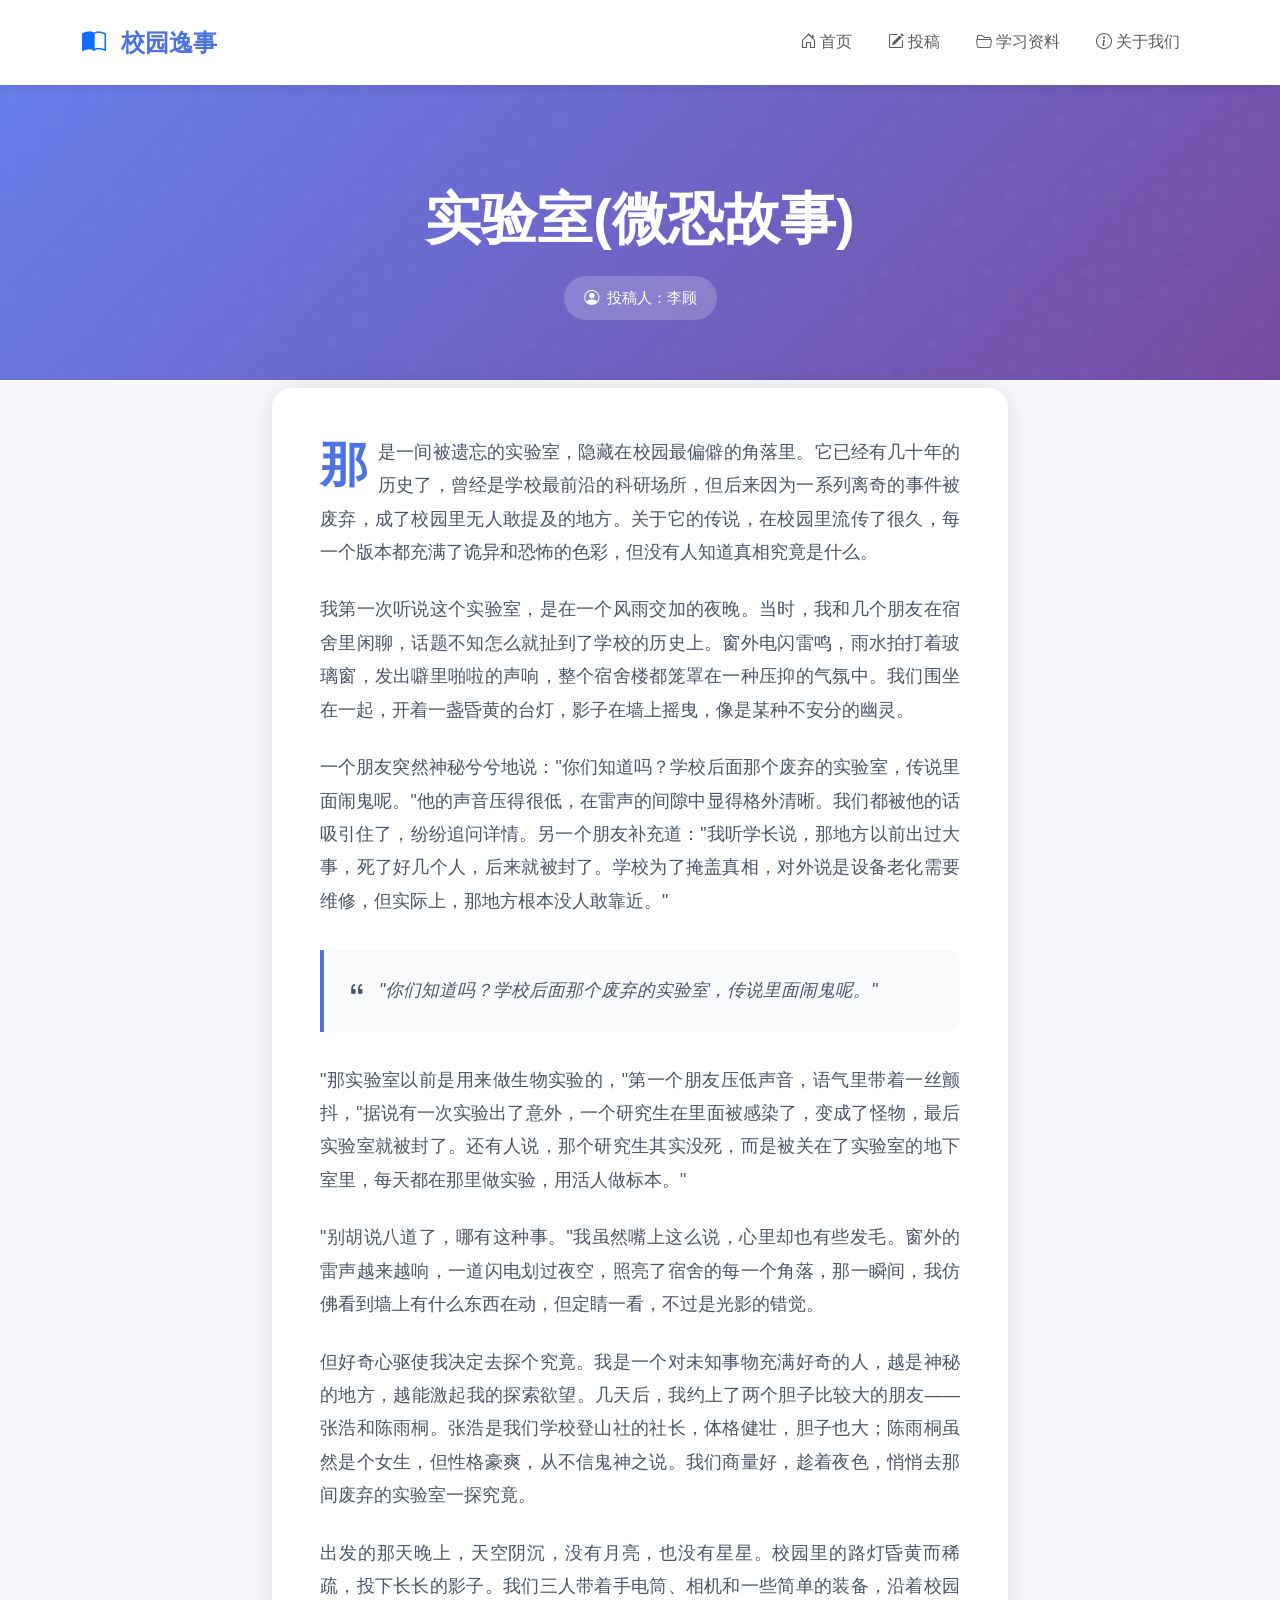
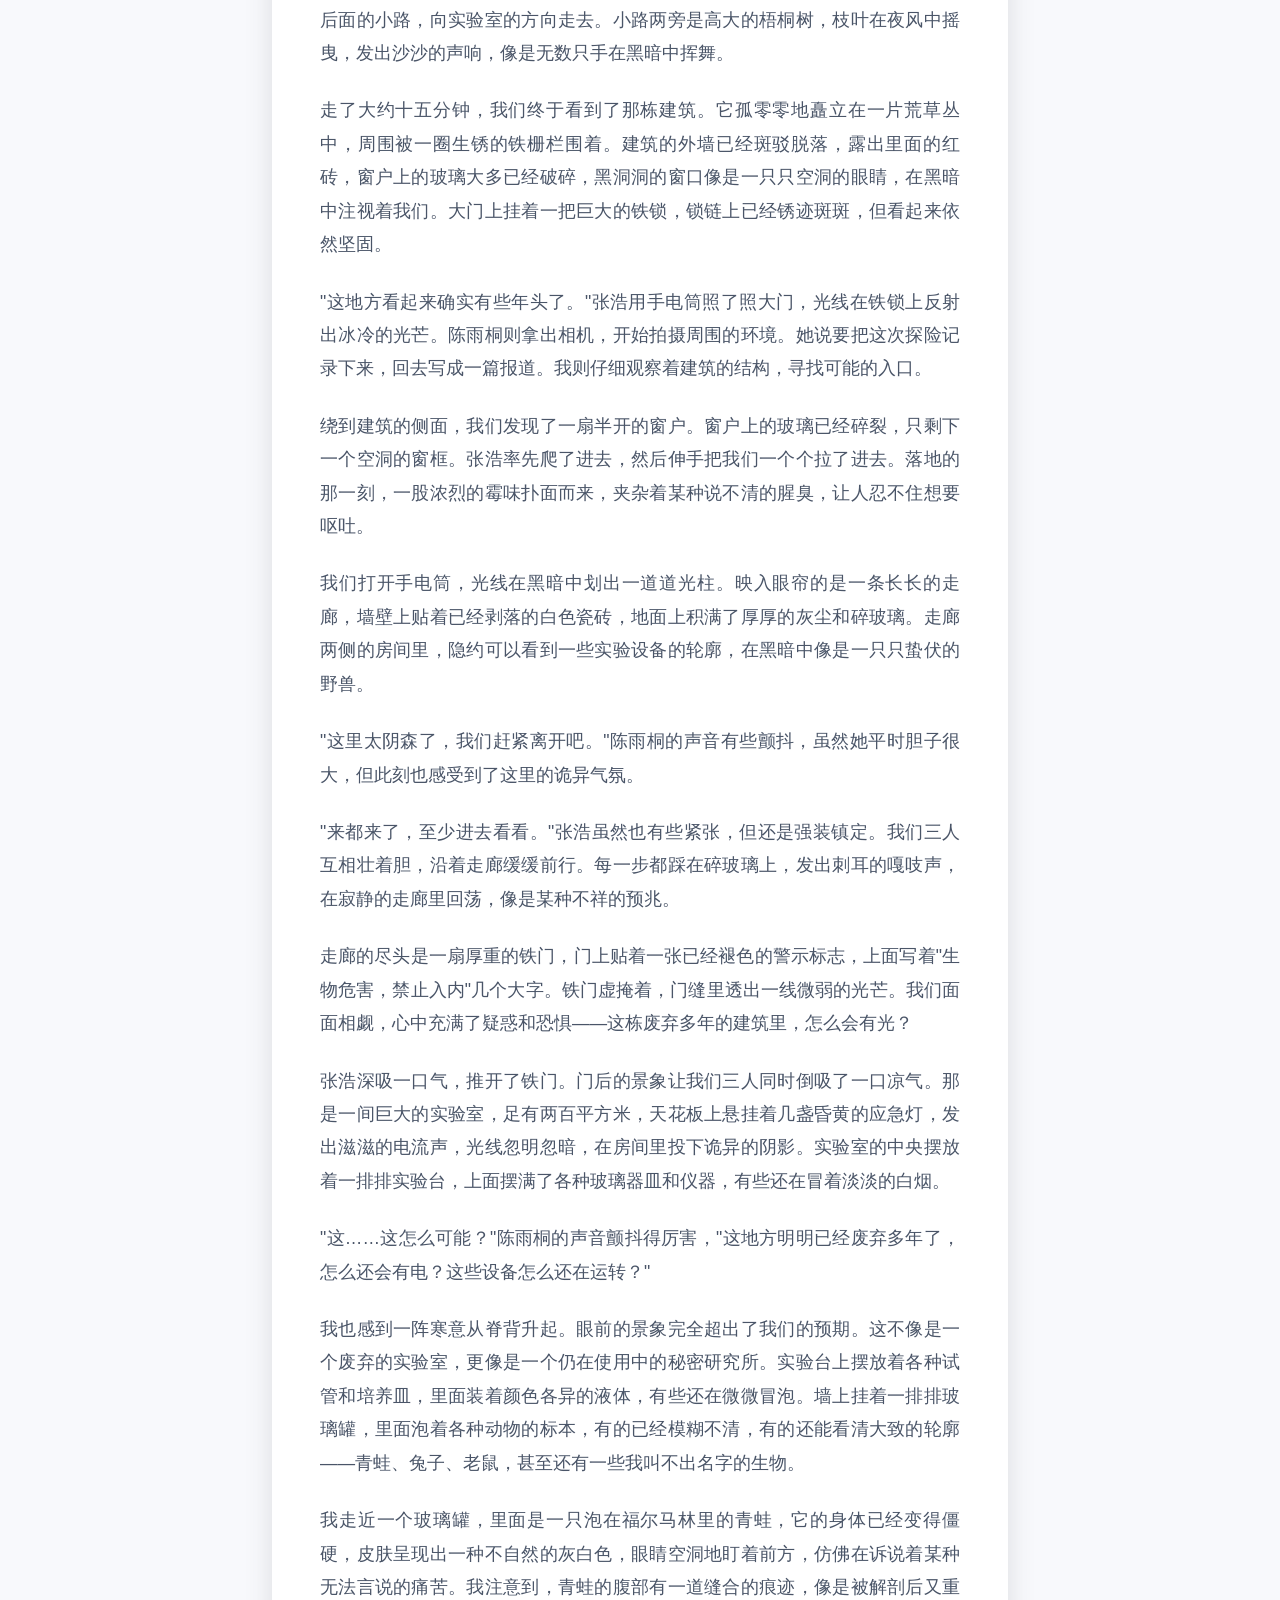
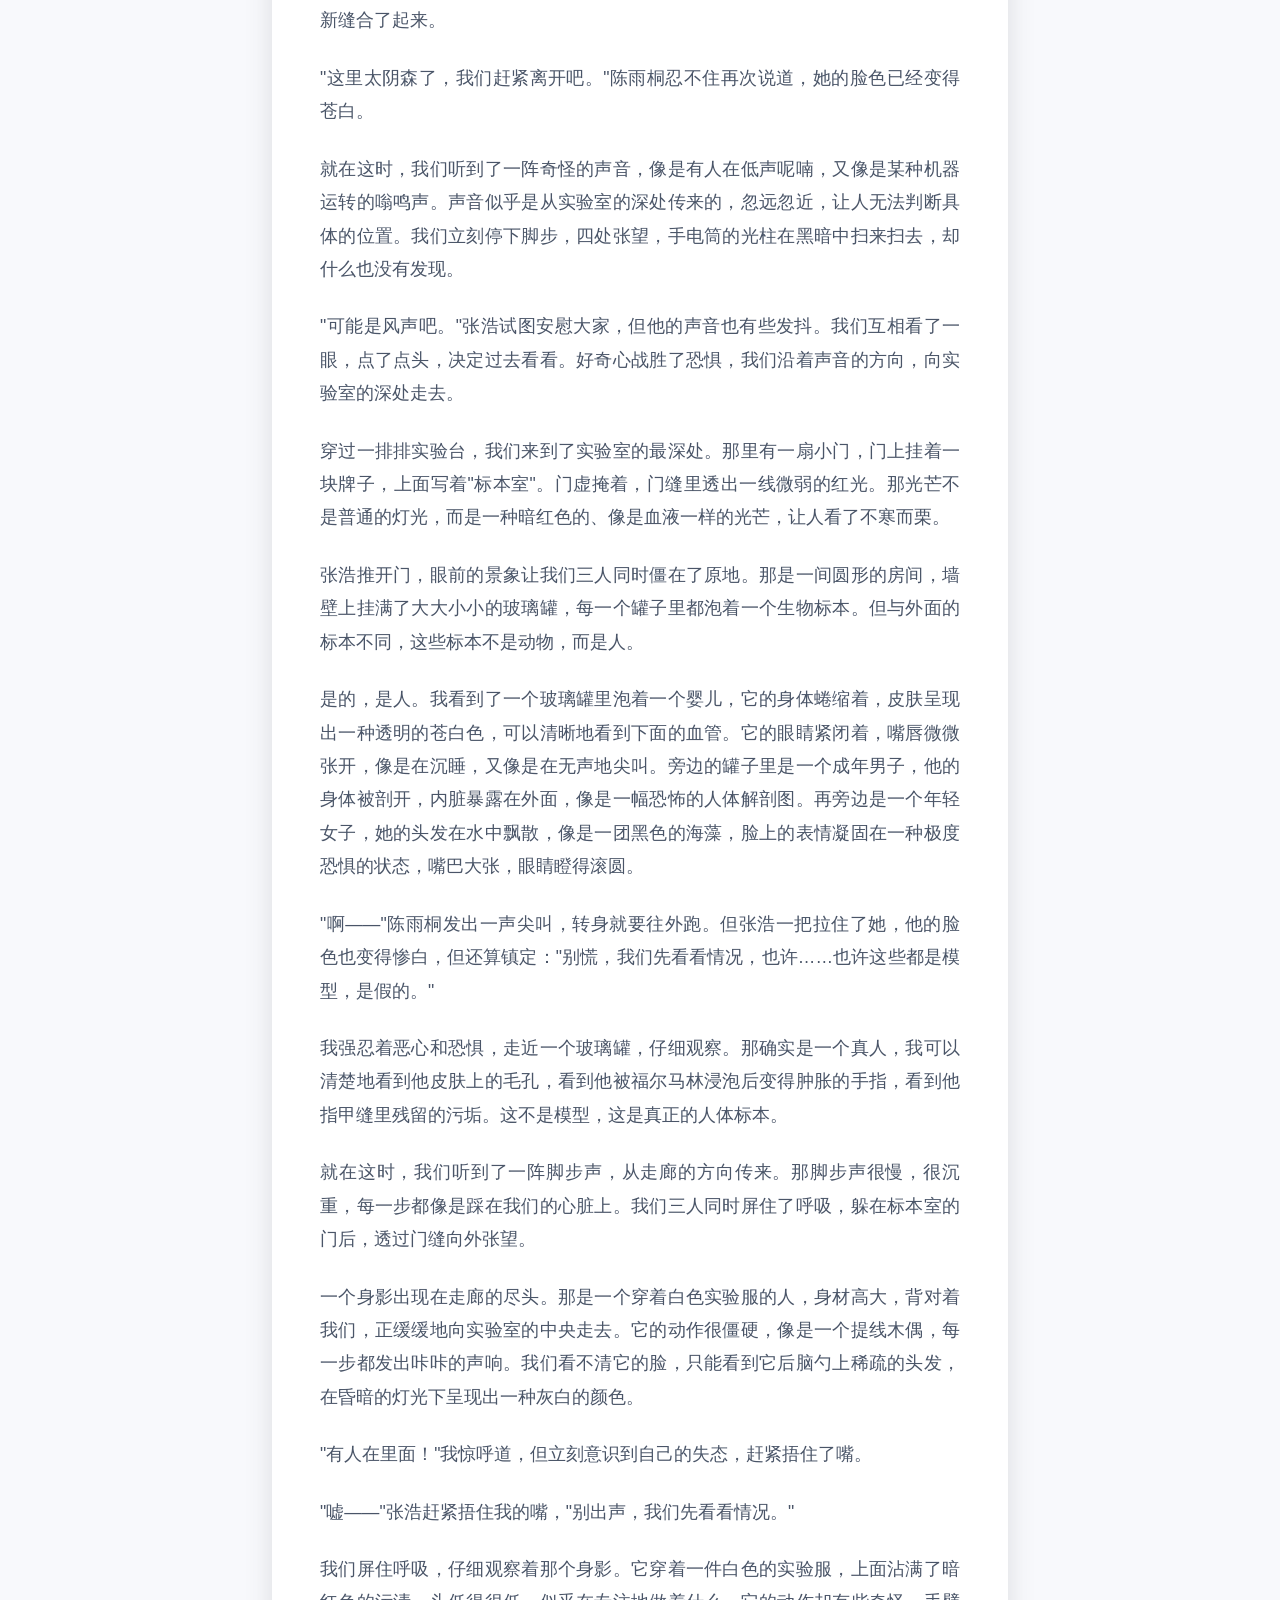
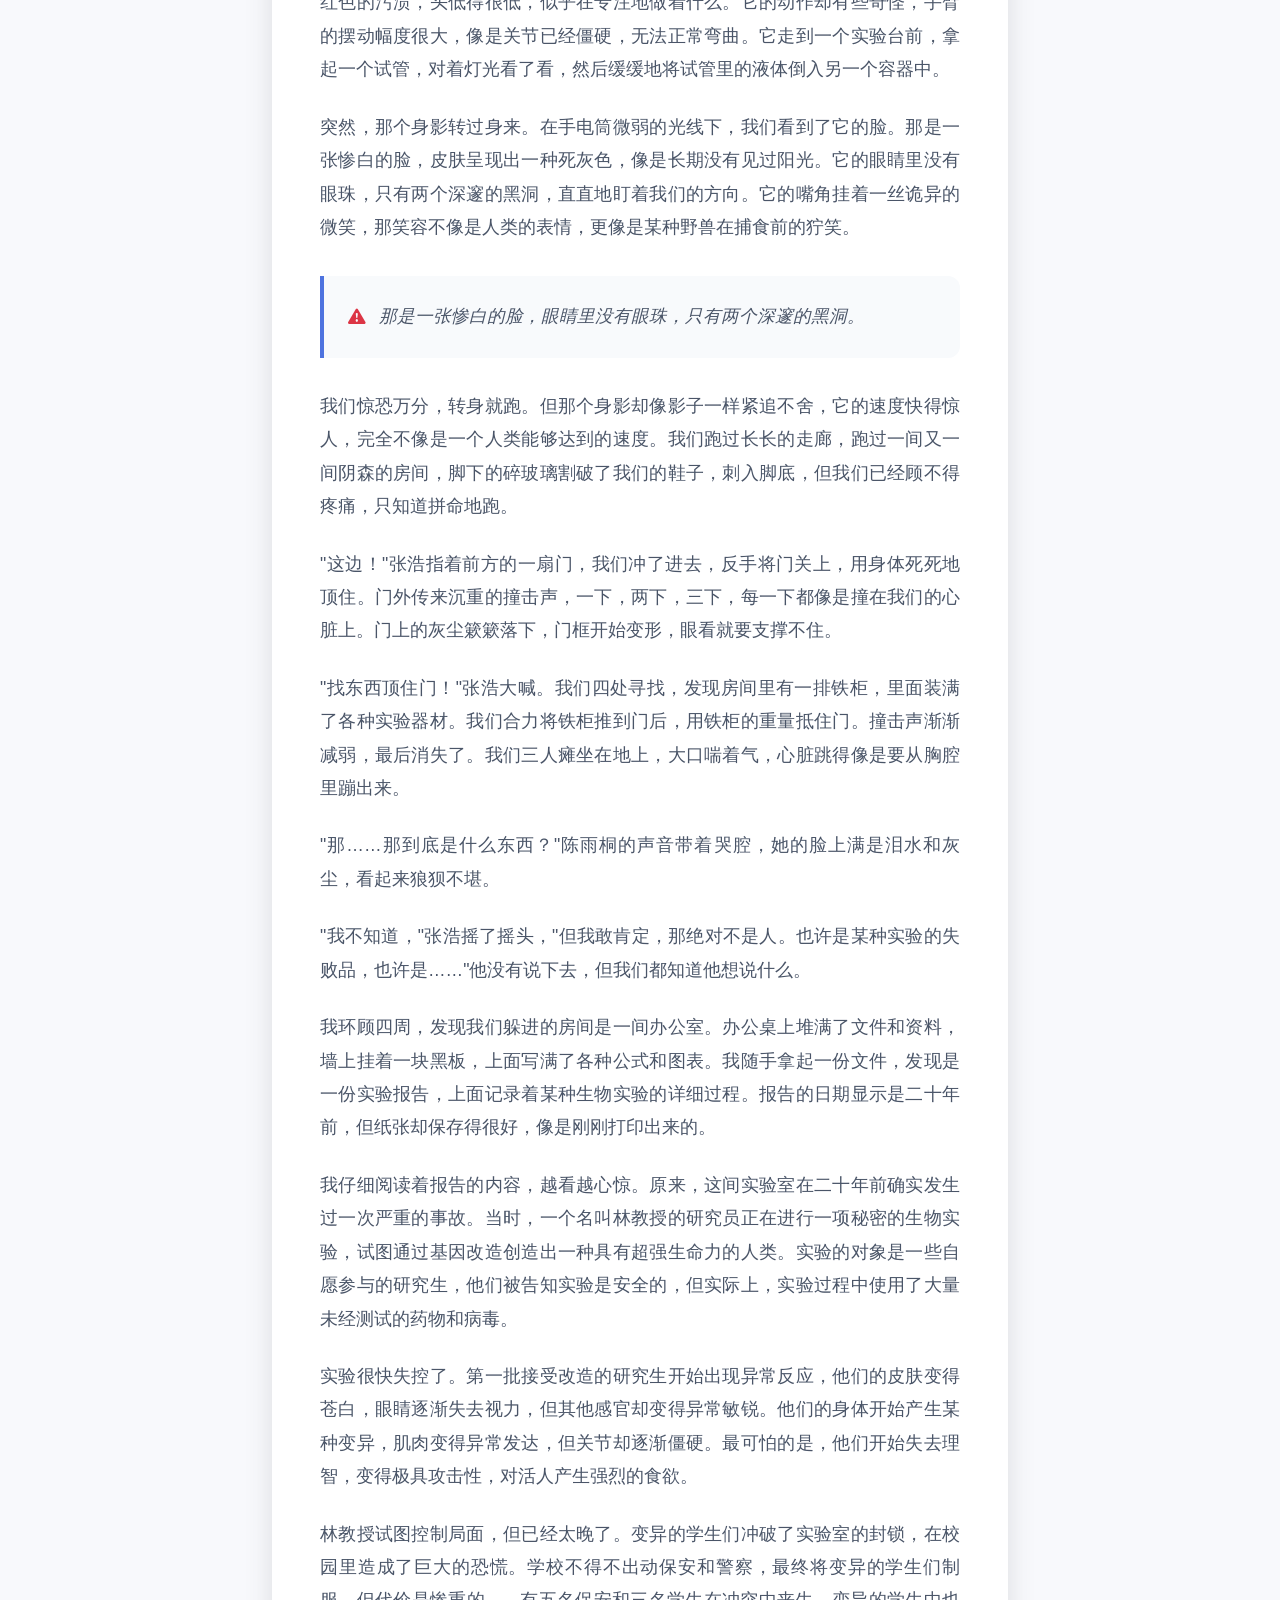
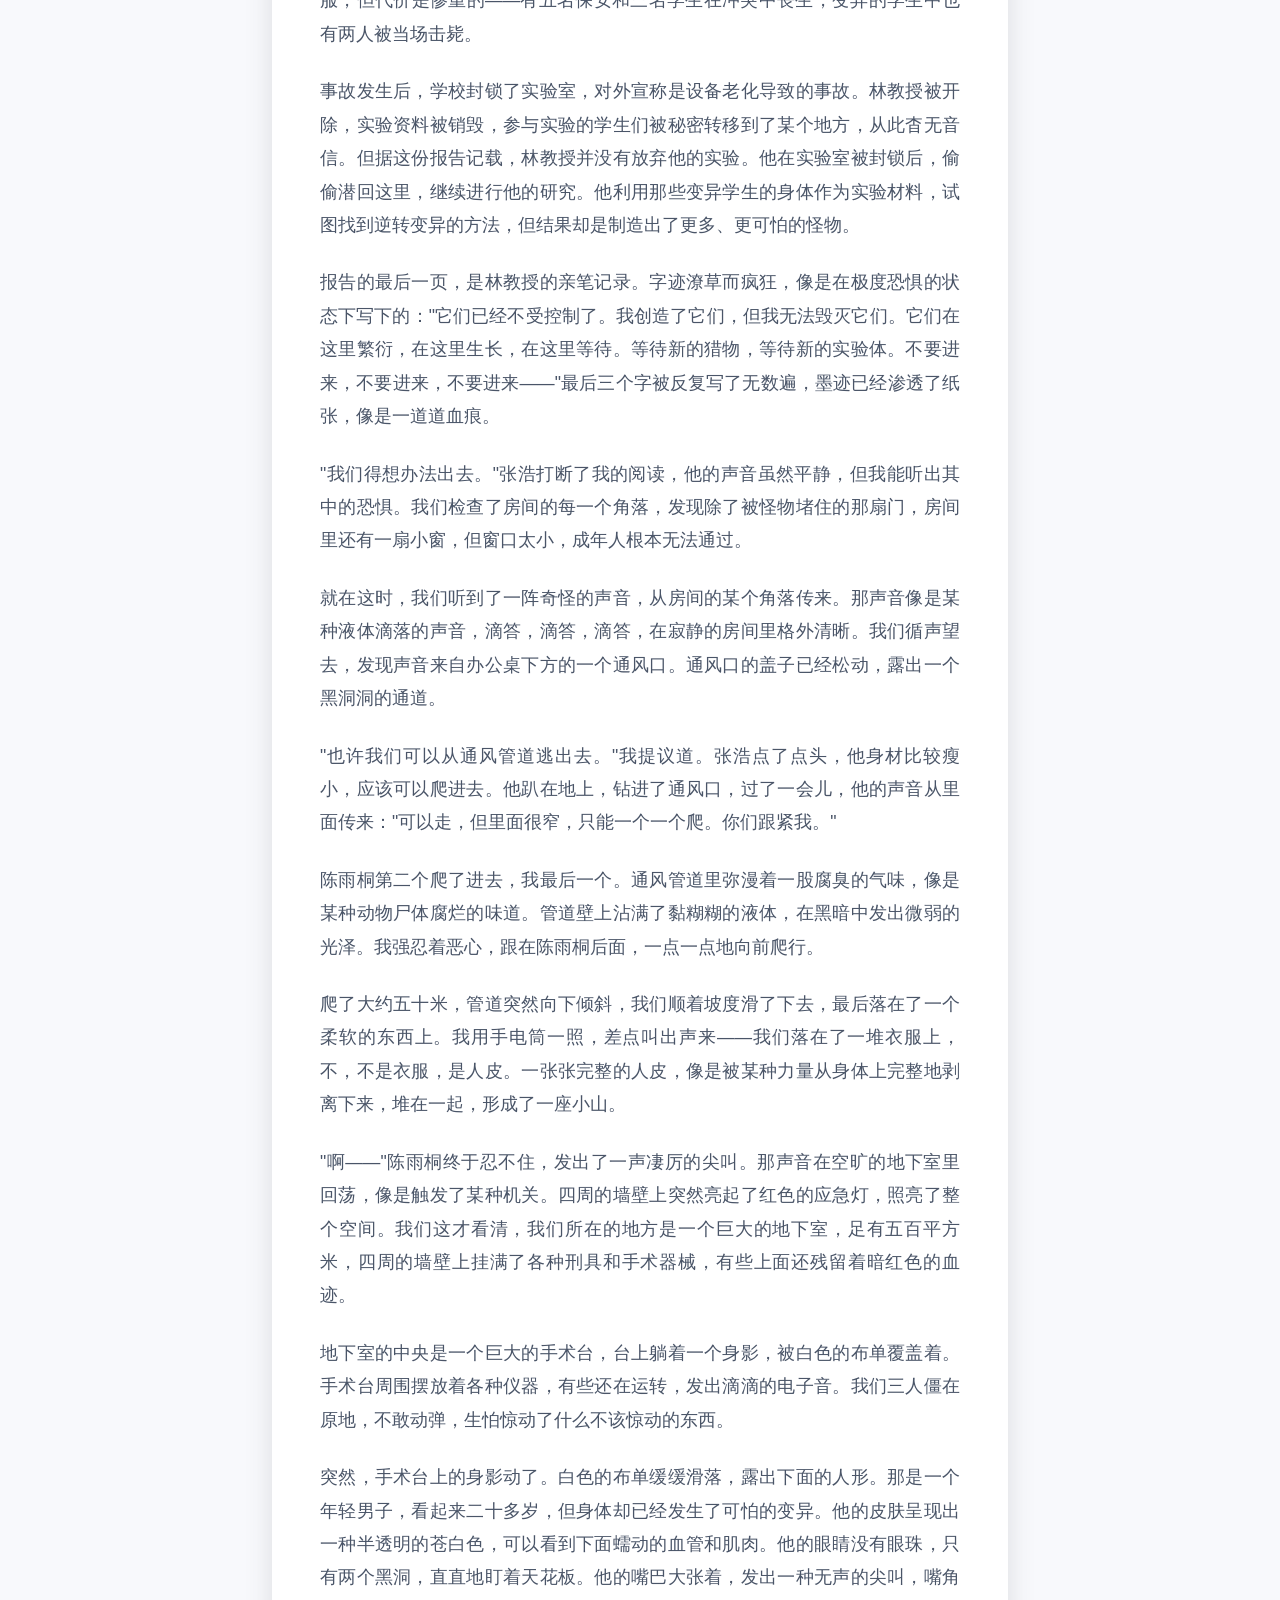
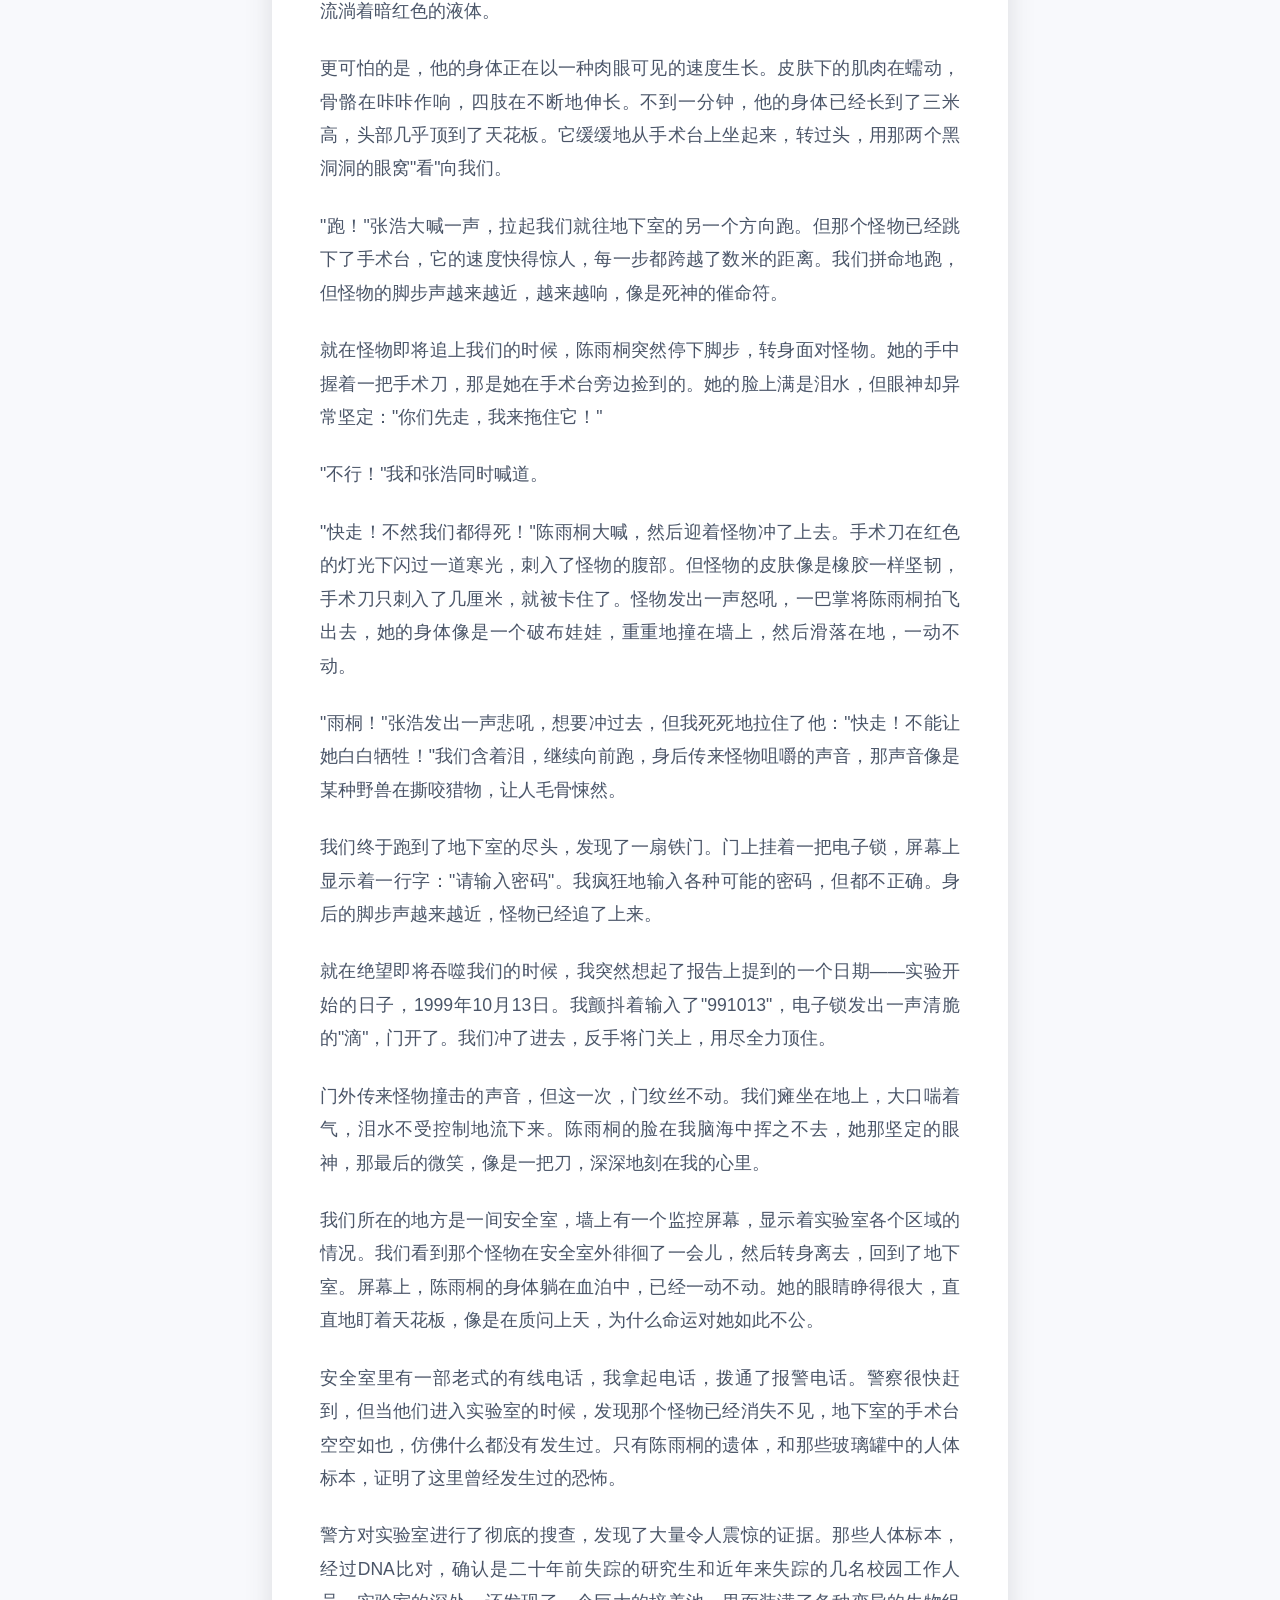
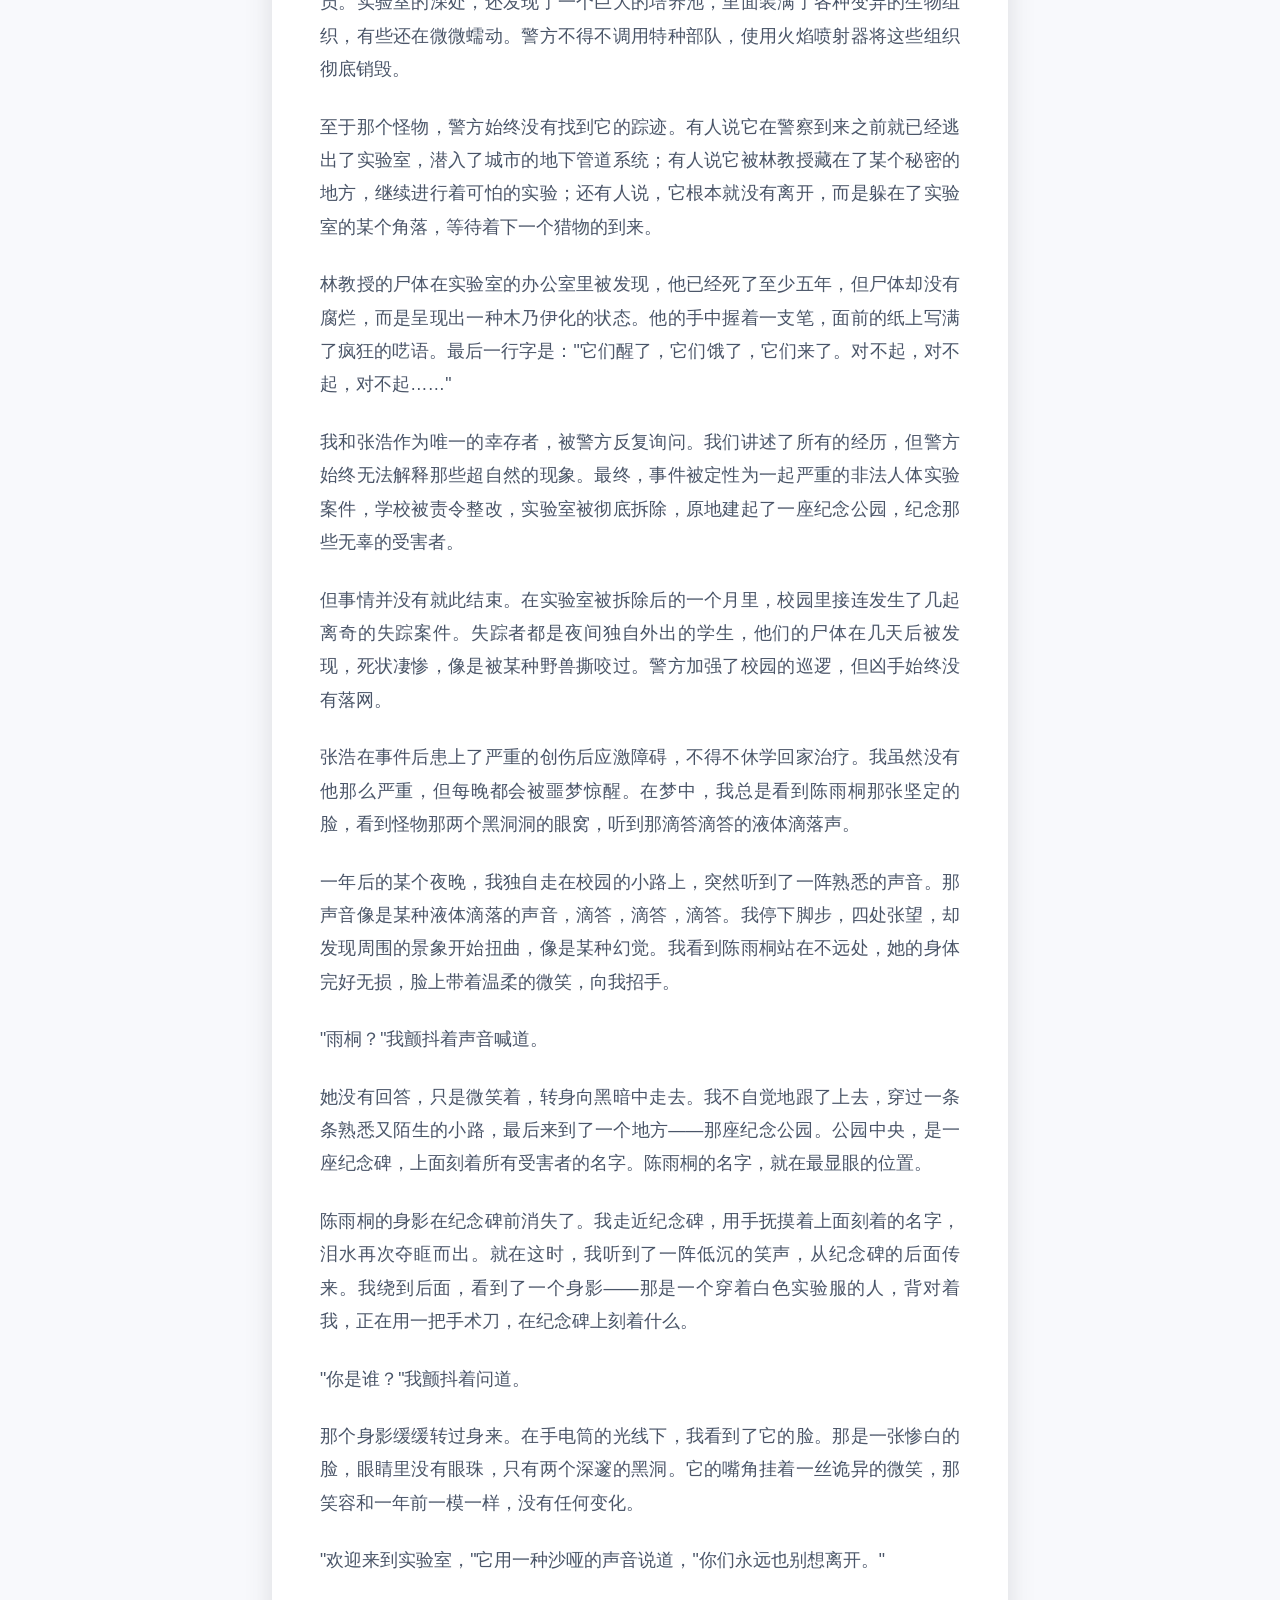
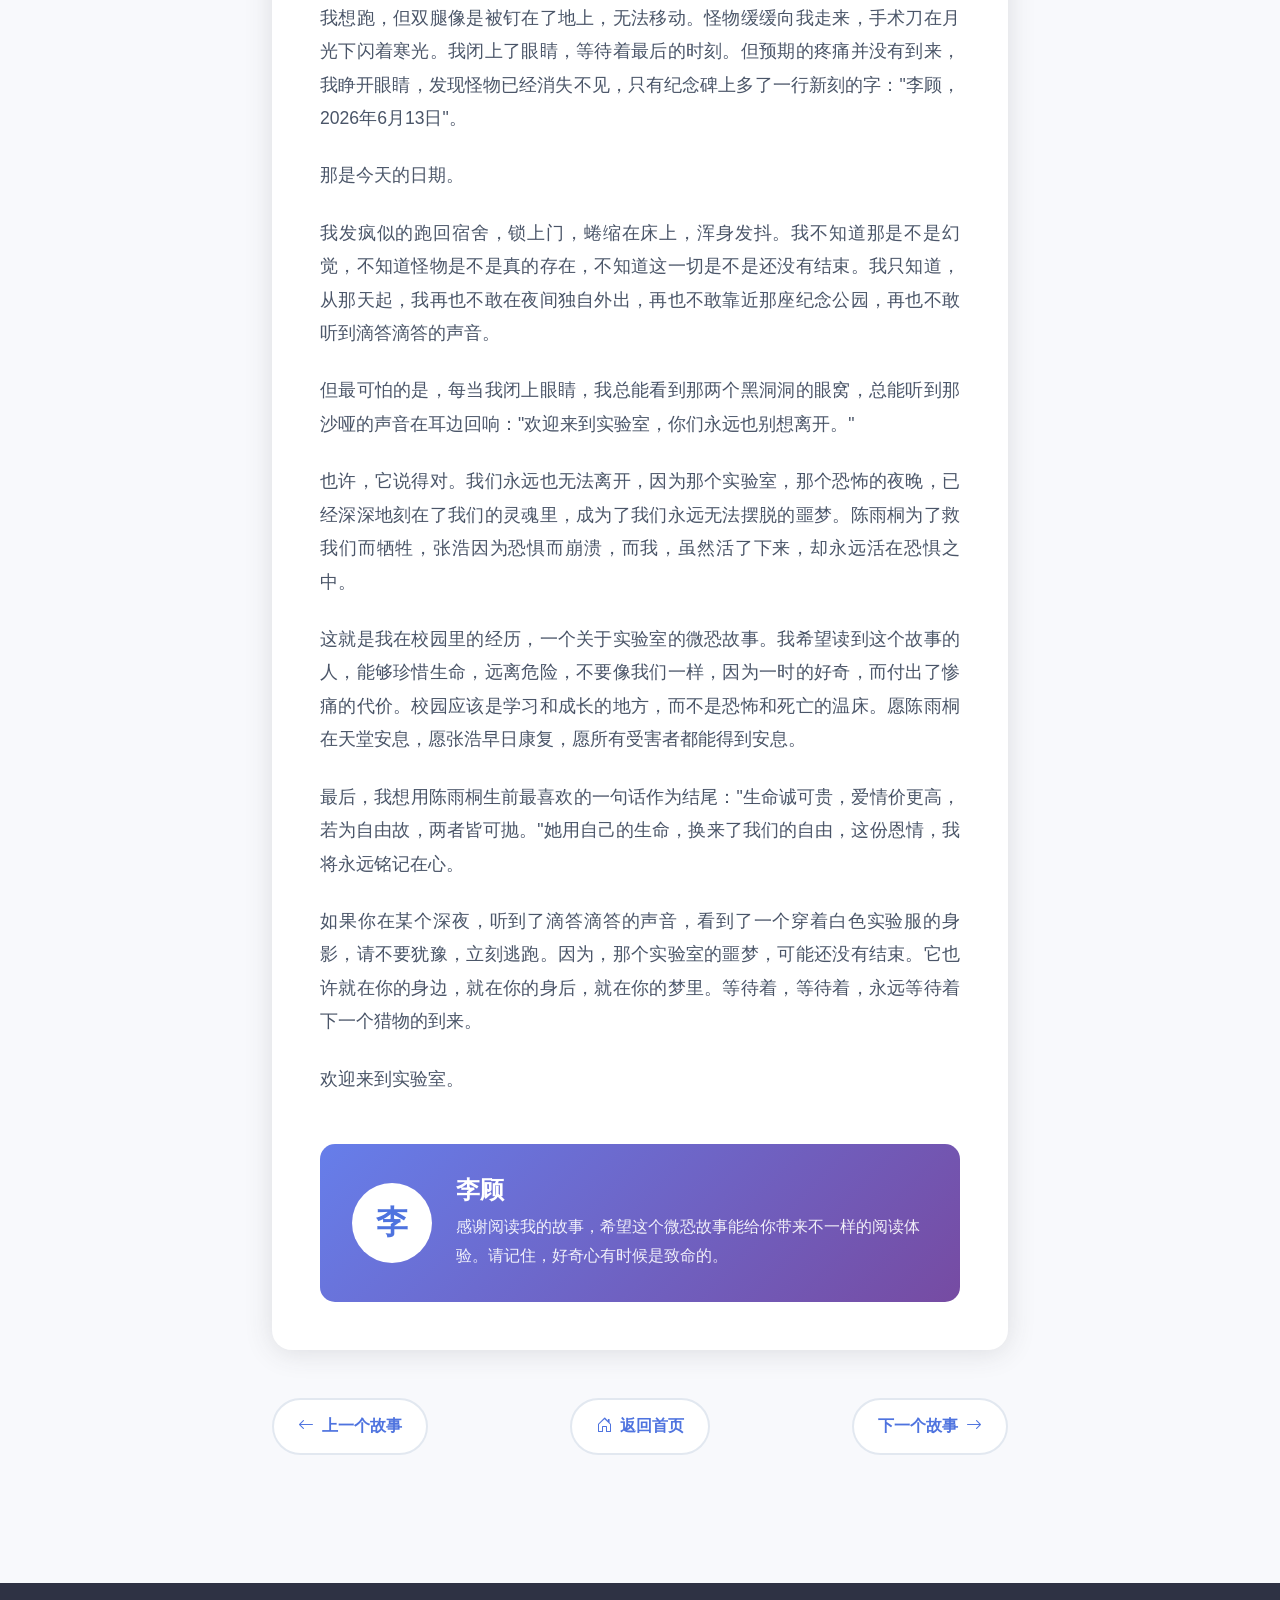
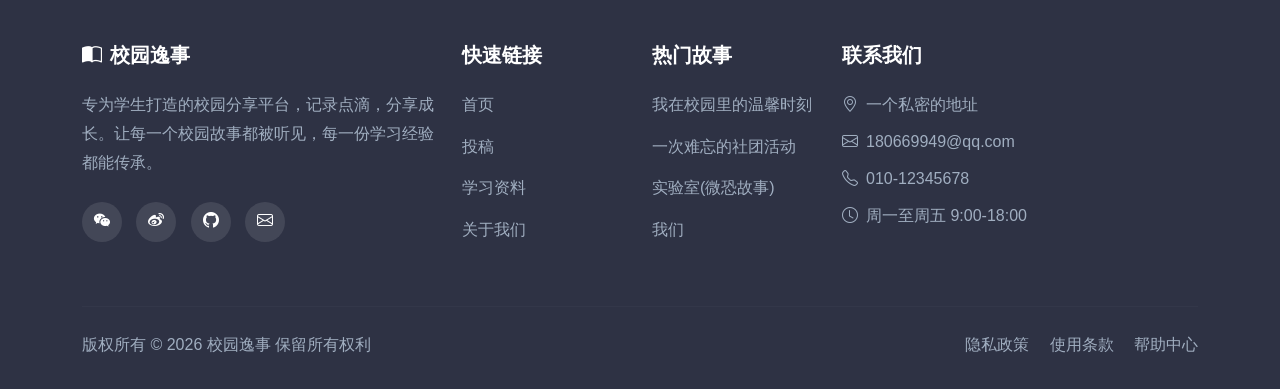
<file: 1.校园逸事网页/html副页/story3.html>
<!DOCTYPE html>
<html lang="zh-CN">
<head>
    <meta charset="UTF-8">
    <meta name="viewport" content="width=device-width, initial-scale=1.0">
    <title>校园逸事 - 故事三</title>
    <!-- Bootstrap 5 CSS -->
    <link href="css/bootstrap.min.css" rel="stylesheet">
    <!-- Bootstrap Icons -->
    <link rel="stylesheet" href="https://cdn.jsdelivr.net/npm/bootstrap-icons@1.11.1/font/bootstrap-icons.css">
    <link rel="stylesheet" href="css/story3.css" />
</head>
<body>

    <!-- Reading Progress Bar -->
    <div class="progress-container">
        <div class="progress-bar" id="progressBar"></div>
    </div>

    <!-- Navigation -->
    <nav class="navbar navbar-expand-lg navbar-light bg-white sticky-top">
        <div class="container">
            <a class="navbar-brand" href="index.html">
                <i class="bi bi-book-half me-2 text-primary"></i>
                校园逸事
            </a>
            <button class="navbar-toggler" type="button" data-bs-toggle="collapse" data-bs-target="#navbarNav">
                <span class="navbar-toggler-icon"></span>
            </button>
            <div class="collapse navbar-collapse" id="navbarNav">
                <ul class="navbar-nav ms-auto align-items-center">
                    <li class="nav-item">
                        <a class="nav-link" href="index.html">
                            <i class="bi bi-house-door me-1"></i>首页
                        </a>
                    </li>
                    <li class="nav-item">
                        <a class="nav-link" href="submit.html">
                            <i class="bi bi-pencil-square me-1"></i>投稿
                        </a>
                    </li>
                    <li class="nav-item">
                        <a class="nav-link" href="resources.html">
                            <i class="bi bi-folder2-open me-1"></i>学习资料
                        </a>
                    </li>
                    <li class="nav-item">
                        <a class="nav-link" href="about.html">
                            <i class="bi bi-info-circle me-1"></i>关于我们
                        </a>
                    </li>
                </ul>
            </div>
        </div>
    </nav>

    <!-- Hero Section -->
    <section class="story-hero">
        <div class="container story-hero-content text-center animate-fade-in">
            <h1 class="display-4 fw-bold mb-4"> 实验室(微恐故事)</h1>
            <div class="story-meta">
                <i class="bi bi-person-circle"></i>
                <span>投稿人：李顾</span>
            </div>
        </div>
    </section>

    <!-- Main Content -->
    <main class="container py-5">
        <div class="row justify-content-center">
            <div class="col-lg-8">
                <article class="article-card animate-fade-in delay-1">
                    <div class="article-content">
                        <p>那是一间被遗忘的实验室，隐藏在校园最偏僻的角落里。它已经有几十年的历史了，曾经是学校最前沿的科研场所，但后来因为一系列离奇的事件被废弃，成了校园里无人敢提及的地方。关于它的传说，在校园里流传了很久，每一个版本都充满了诡异和恐怖的色彩，但没有人知道真相究竟是什么。</p>
                        
                        <p>我第一次听说这个实验室，是在一个风雨交加的夜晚。当时，我和几个朋友在宿舍里闲聊，话题不知怎么就扯到了学校的历史上。窗外电闪雷鸣，雨水拍打着玻璃窗，发出噼里啪啦的声响，整个宿舍楼都笼罩在一种压抑的气氛中。我们围坐在一起，开着一盏昏黄的台灯，影子在墙上摇曳，像是某种不安分的幽灵。</p>
                        
                        <p>一个朋友突然神秘兮兮地说："你们知道吗？学校后面那个废弃的实验室，传说里面闹鬼呢。"他的声音压得很低，在雷声的间隙中显得格外清晰。我们都被他的话吸引住了，纷纷追问详情。另一个朋友补充道："我听学长说，那地方以前出过大事，死了好几个人，后来就被封了。学校为了掩盖真相，对外说是设备老化需要维修，但实际上，那地方根本没人敢靠近。"</p>
                        
                        <div class="quote-block">
                            <i class="bi bi-quote me-2"></i>
                            "你们知道吗？学校后面那个废弃的实验室，传说里面闹鬼呢。"
                        </div>
                        
                        <p>"那实验室以前是用来做生物实验的，"第一个朋友压低声音，语气里带着一丝颤抖，"据说有一次实验出了意外，一个研究生在里面被感染了，变成了怪物，最后实验室就被封了。还有人说，那个研究生其实没死，而是被关在了实验室的地下室里，每天都在那里做实验，用活人做标本。"</p>
                        
                        <p>"别胡说八道了，哪有这种事。"我虽然嘴上这么说，心里却也有些发毛。窗外的雷声越来越响，一道闪电划过夜空，照亮了宿舍的每一个角落，那一瞬间，我仿佛看到墙上有什么东西在动，但定睛一看，不过是光影的错觉。</p>
                        
                        <p>但好奇心驱使我决定去探个究竟。我是一个对未知事物充满好奇的人，越是神秘的地方，越能激起我的探索欲望。几天后，我约上了两个胆子比较大的朋友——张浩和陈雨桐。张浩是我们学校登山社的社长，体格健壮，胆子也大；陈雨桐虽然是个女生，但性格豪爽，从不信鬼神之说。我们商量好，趁着夜色，悄悄去那间废弃的实验室一探究竟。</p>
                        
                        <p>出发的那天晚上，天空阴沉，没有月亮，也没有星星。校园里的路灯昏黄而稀疏，投下长长的影子。我们三人带着手电筒、相机和一些简单的装备，沿着校园后面的小路，向实验室的方向走去。小路两旁是高大的梧桐树，枝叶在夜风中摇曳，发出沙沙的声响，像是无数只手在黑暗中挥舞。</p>
                        
                        <p>走了大约十五分钟，我们终于看到了那栋建筑。它孤零零地矗立在一片荒草丛中，周围被一圈生锈的铁栅栏围着。建筑的外墙已经斑驳脱落，露出里面的红砖，窗户上的玻璃大多已经破碎，黑洞洞的窗口像是一只只空洞的眼睛，在黑暗中注视着我们。大门上挂着一把巨大的铁锁，锁链上已经锈迹斑斑，但看起来依然坚固。</p>
                        
                        <p>"这地方看起来确实有些年头了。"张浩用手电筒照了照大门，光线在铁锁上反射出冰冷的光芒。陈雨桐则拿出相机，开始拍摄周围的环境。她说要把这次探险记录下来，回去写成一篇报道。我则仔细观察着建筑的结构，寻找可能的入口。</p>
                        
                        <p>绕到建筑的侧面，我们发现了一扇半开的窗户。窗户上的玻璃已经碎裂，只剩下一个空洞的窗框。张浩率先爬了进去，然后伸手把我们一个个拉了进去。落地的那一刻，一股浓烈的霉味扑面而来，夹杂着某种说不清的腥臭，让人忍不住想要呕吐。</p>
                        
                        <p>我们打开手电筒，光线在黑暗中划出一道道光柱。映入眼帘的是一条长长的走廊，墙壁上贴着已经剥落的白色瓷砖，地面上积满了厚厚的灰尘和碎玻璃。走廊两侧的房间里，隐约可以看到一些实验设备的轮廓，在黑暗中像是一只只蛰伏的野兽。</p>
                        
                        <p>"这里太阴森了，我们赶紧离开吧。"陈雨桐的声音有些颤抖，虽然她平时胆子很大，但此刻也感受到了这里的诡异气氛。</p>
                        
                        <p>"来都来了，至少进去看看。"张浩虽然也有些紧张，但还是强装镇定。我们三人互相壮着胆，沿着走廊缓缓前行。每一步都踩在碎玻璃上，发出刺耳的嘎吱声，在寂静的走廊里回荡，像是某种不祥的预兆。</p>
                        
                        <p>走廊的尽头是一扇厚重的铁门，门上贴着一张已经褪色的警示标志，上面写着"生物危害，禁止入内"几个大字。铁门虚掩着，门缝里透出一线微弱的光芒。我们面面相觑，心中充满了疑惑和恐惧——这栋废弃多年的建筑里，怎么会有光？</p>
                        
                        <p>张浩深吸一口气，推开了铁门。门后的景象让我们三人同时倒吸了一口凉气。那是一间巨大的实验室，足有两百平方米，天花板上悬挂着几盏昏黄的应急灯，发出滋滋的电流声，光线忽明忽暗，在房间里投下诡异的阴影。实验室的中央摆放着一排排实验台，上面摆满了各种玻璃器皿和仪器，有些还在冒着淡淡的白烟。</p>
                        
                        <p>"这……这怎么可能？"陈雨桐的声音颤抖得厉害，"这地方明明已经废弃多年了，怎么还会有电？这些设备怎么还在运转？"</p>
                        
                        <p>我也感到一阵寒意从脊背升起。眼前的景象完全超出了我们的预期。这不像是一个废弃的实验室，更像是一个仍在使用中的秘密研究所。实验台上摆放着各种试管和培养皿，里面装着颜色各异的液体，有些还在微微冒泡。墙上挂着一排排玻璃罐，里面泡着各种动物的标本，有的已经模糊不清，有的还能看清大致的轮廓——青蛙、兔子、老鼠，甚至还有一些我叫不出名字的生物。</p>
                        
                        <p>我走近一个玻璃罐，里面是一只泡在福尔马林里的青蛙，它的身体已经变得僵硬，皮肤呈现出一种不自然的灰白色，眼睛空洞地盯着前方，仿佛在诉说着某种无法言说的痛苦。我注意到，青蛙的腹部有一道缝合的痕迹，像是被解剖后又重新缝合了起来。</p>
                        
                        <p>"这里太阴森了，我们赶紧离开吧。"陈雨桐忍不住再次说道，她的脸色已经变得苍白。</p>
                        
                        <p>就在这时，我们听到了一阵奇怪的声音，像是有人在低声呢喃，又像是某种机器运转的嗡鸣声。声音似乎是从实验室的深处传来的，忽远忽近，让人无法判断具体的位置。我们立刻停下脚步，四处张望，手电筒的光柱在黑暗中扫来扫去，却什么也没有发现。</p>
                        
                        <p>"可能是风声吧。"张浩试图安慰大家，但他的声音也有些发抖。我们互相看了一眼，点了点头，决定过去看看。好奇心战胜了恐惧，我们沿着声音的方向，向实验室的深处走去。</p>
                        
                        <p>穿过一排排实验台，我们来到了实验室的最深处。那里有一扇小门，门上挂着一块牌子，上面写着"标本室"。门虚掩着，门缝里透出一线微弱的红光。那光芒不是普通的灯光，而是一种暗红色的、像是血液一样的光芒，让人看了不寒而栗。</p>
                        
                        <p>张浩推开门，眼前的景象让我们三人同时僵在了原地。那是一间圆形的房间，墙壁上挂满了大大小小的玻璃罐，每一个罐子里都泡着一个生物标本。但与外面的标本不同，这些标本不是动物，而是人。</p>
                        
                        <p>是的，是人。我看到了一个玻璃罐里泡着一个婴儿，它的身体蜷缩着，皮肤呈现出一种透明的苍白色，可以清晰地看到下面的血管。它的眼睛紧闭着，嘴唇微微张开，像是在沉睡，又像是在无声地尖叫。旁边的罐子里是一个成年男子，他的身体被剖开，内脏暴露在外面，像是一幅恐怖的人体解剖图。再旁边是一个年轻女子，她的头发在水中飘散，像是一团黑色的海藻，脸上的表情凝固在一种极度恐惧的状态，嘴巴大张，眼睛瞪得滚圆。</p>
                        
                        <p>"啊——"陈雨桐发出一声尖叫，转身就要往外跑。但张浩一把拉住了她，他的脸色也变得惨白，但还算镇定："别慌，我们先看看情况，也许……也许这些都是模型，是假的。"</p>
                        
                        <p>我强忍着恶心和恐惧，走近一个玻璃罐，仔细观察。那确实是一个真人，我可以清楚地看到他皮肤上的毛孔，看到他被福尔马林浸泡后变得肿胀的手指，看到他指甲缝里残留的污垢。这不是模型，这是真正的人体标本。</p>
                        
                        <p>就在这时，我们听到了一阵脚步声，从走廊的方向传来。那脚步声很慢，很沉重，每一步都像是踩在我们的心脏上。我们三人同时屏住了呼吸，躲在标本室的门后，透过门缝向外张望。</p>
                        
                        <p>一个身影出现在走廊的尽头。那是一个穿着白色实验服的人，身材高大，背对着我们，正缓缓地向实验室的中央走去。它的动作很僵硬，像是一个提线木偶，每一步都发出咔咔的声响。我们看不清它的脸，只能看到它后脑勺上稀疏的头发，在昏暗的灯光下呈现出一种灰白的颜色。</p>
                        
                        <p>"有人在里面！"我惊呼道，但立刻意识到自己的失态，赶紧捂住了嘴。</p>
                        
                        <p>"嘘——"张浩赶紧捂住我的嘴，"别出声，我们先看看情况。"</p>
                        
                        <p>我们屏住呼吸，仔细观察着那个身影。它穿着一件白色的实验服，上面沾满了暗红色的污渍，头低得很低，似乎在专注地做着什么。它的动作却有些奇怪，手臂的摆动幅度很大，像是关节已经僵硬，无法正常弯曲。它走到一个实验台前，拿起一个试管，对着灯光看了看，然后缓缓地将试管里的液体倒入另一个容器中。</p>
                        
                        <p>突然，那个身影转过身来。在手电筒微弱的光线下，我们看到了它的脸。那是一张惨白的脸，皮肤呈现出一种死灰色，像是长期没有见过阳光。它的眼睛里没有眼珠，只有两个深邃的黑洞，直直地盯着我们的方向。它的嘴角挂着一丝诡异的微笑，那笑容不像是人类的表情，更像是某种野兽在捕食前的狞笑。</p>
                        
                        <div class="quote-block">
                            <i class="bi bi-exclamation-triangle-fill me-2 text-danger"></i>
                            那是一张惨白的脸，眼睛里没有眼珠，只有两个深邃的黑洞。
                        </div>
                        
                        <p>我们惊恐万分，转身就跑。但那个身影却像影子一样紧追不舍，它的速度快得惊人，完全不像是一个人类能够达到的速度。我们跑过长长的走廊，跑过一间又一间阴森的房间，脚下的碎玻璃割破了我们的鞋子，刺入脚底，但我们已经顾不得疼痛，只知道拼命地跑。</p>
                        
                        <p>"这边！"张浩指着前方的一扇门，我们冲了进去，反手将门关上，用身体死死地顶住。门外传来沉重的撞击声，一下，两下，三下，每一下都像是撞在我们的心脏上。门上的灰尘簌簌落下，门框开始变形，眼看就要支撑不住。</p>
                        
                        <p>"找东西顶住门！"张浩大喊。我们四处寻找，发现房间里有一排铁柜，里面装满了各种实验器材。我们合力将铁柜推到门后，用铁柜的重量抵住门。撞击声渐渐减弱，最后消失了。我们三人瘫坐在地上，大口喘着气，心脏跳得像是要从胸腔里蹦出来。</p>
                        
                        <p>"那……那到底是什么东西？"陈雨桐的声音带着哭腔，她的脸上满是泪水和灰尘，看起来狼狈不堪。</p>
                        
                        <p>"我不知道，"张浩摇了摇头，"但我敢肯定，那绝对不是人。也许是某种实验的失败品，也许是……"他没有说下去，但我们都知道他想说什么。</p>
                        
                        <p>我环顾四周，发现我们躲进的房间是一间办公室。办公桌上堆满了文件和资料，墙上挂着一块黑板，上面写满了各种公式和图表。我随手拿起一份文件，发现是一份实验报告，上面记录着某种生物实验的详细过程。报告的日期显示是二十年前，但纸张却保存得很好，像是刚刚打印出来的。</p>
                        
                        <p>我仔细阅读着报告的内容，越看越心惊。原来，这间实验室在二十年前确实发生过一次严重的事故。当时，一个名叫林教授的研究员正在进行一项秘密的生物实验，试图通过基因改造创造出一种具有超强生命力的人类。实验的对象是一些自愿参与的研究生，他们被告知实验是安全的，但实际上，实验过程中使用了大量未经测试的药物和病毒。</p>
                        
                        <p>实验很快失控了。第一批接受改造的研究生开始出现异常反应，他们的皮肤变得苍白，眼睛逐渐失去视力，但其他感官却变得异常敏锐。他们的身体开始产生某种变异，肌肉变得异常发达，但关节却逐渐僵硬。最可怕的是，他们开始失去理智，变得极具攻击性，对活人产生强烈的食欲。</p>
                        
                        <p>林教授试图控制局面，但已经太晚了。变异的学生们冲破了实验室的封锁，在校园里造成了巨大的恐慌。学校不得不出动保安和警察，最终将变异的学生们制服，但代价是惨重的——有五名保安和三名学生在冲突中丧生，变异的学生中也有两人被当场击毙。</p>
                        
                        <p>事故发生后，学校封锁了实验室，对外宣称是设备老化导致的事故。林教授被开除，实验资料被销毁，参与实验的学生们被秘密转移到了某个地方，从此杳无音信。但据这份报告记载，林教授并没有放弃他的实验。他在实验室被封锁后，偷偷潜回这里，继续进行他的研究。他利用那些变异学生的身体作为实验材料，试图找到逆转变异的方法，但结果却是制造出了更多、更可怕的怪物。</p>
                        
                        <p>报告的最后一页，是林教授的亲笔记录。字迹潦草而疯狂，像是在极度恐惧的状态下写下的："它们已经不受控制了。我创造了它们，但我无法毁灭它们。它们在这里繁衍，在这里生长，在这里等待。等待新的猎物，等待新的实验体。不要进来，不要进来，不要进来——"最后三个字被反复写了无数遍，墨迹已经渗透了纸张，像是一道道血痕。</p>
                        
                        <p>"我们得想办法出去。"张浩打断了我的阅读，他的声音虽然平静，但我能听出其中的恐惧。我们检查了房间的每一个角落，发现除了被怪物堵住的那扇门，房间里还有一扇小窗，但窗口太小，成年人根本无法通过。</p>
                        
                        <p>就在这时，我们听到了一阵奇怪的声音，从房间的某个角落传来。那声音像是某种液体滴落的声音，滴答，滴答，滴答，在寂静的房间里格外清晰。我们循声望去，发现声音来自办公桌下方的一个通风口。通风口的盖子已经松动，露出一个黑洞洞的通道。</p>
                        
                        <p>"也许我们可以从通风管道逃出去。"我提议道。张浩点了点头，他身材比较瘦小，应该可以爬进去。他趴在地上，钻进了通风口，过了一会儿，他的声音从里面传来："可以走，但里面很窄，只能一个一个爬。你们跟紧我。"</p>
                        
                        <p>陈雨桐第二个爬了进去，我最后一个。通风管道里弥漫着一股腐臭的气味，像是某种动物尸体腐烂的味道。管道壁上沾满了黏糊糊的液体，在黑暗中发出微弱的光泽。我强忍着恶心，跟在陈雨桐后面，一点一点地向前爬行。</p>
                        
                        <p>爬了大约五十米，管道突然向下倾斜，我们顺着坡度滑了下去，最后落在了一个柔软的东西上。我用手电筒一照，差点叫出声来——我们落在了一堆衣服上，不，不是衣服，是人皮。一张张完整的人皮，像是被某种力量从身体上完整地剥离下来，堆在一起，形成了一座小山。</p>
                        
                        <p>"啊——"陈雨桐终于忍不住，发出了一声凄厉的尖叫。那声音在空旷的地下室里回荡，像是触发了某种机关。四周的墙壁上突然亮起了红色的应急灯，照亮了整个空间。我们这才看清，我们所在的地方是一个巨大的地下室，足有五百平方米，四周的墙壁上挂满了各种刑具和手术器械，有些上面还残留着暗红色的血迹。</p>
                        
                        <p>地下室的中央是一个巨大的手术台，台上躺着一个身影，被白色的布单覆盖着。手术台周围摆放着各种仪器，有些还在运转，发出滴滴的电子音。我们三人僵在原地，不敢动弹，生怕惊动了什么不该惊动的东西。</p>
                        
                        <p>突然，手术台上的身影动了。白色的布单缓缓滑落，露出下面的人形。那是一个年轻男子，看起来二十多岁，但身体却已经发生了可怕的变异。他的皮肤呈现出一种半透明的苍白色，可以看到下面蠕动的血管和肌肉。他的眼睛没有眼珠，只有两个黑洞，直直地盯着天花板。他的嘴巴大张着，发出一种无声的尖叫，嘴角流淌着暗红色的液体。</p>
                        
                        <p>更可怕的是，他的身体正在以一种肉眼可见的速度生长。皮肤下的肌肉在蠕动，骨骼在咔咔作响，四肢在不断地伸长。不到一分钟，他的身体已经长到了三米高，头部几乎顶到了天花板。它缓缓地从手术台上坐起来，转过头，用那两个黑洞洞的眼窝"看"向我们。</p>
                        
                        <p>"跑！"张浩大喊一声，拉起我们就往地下室的另一个方向跑。但那个怪物已经跳下了手术台，它的速度快得惊人，每一步都跨越了数米的距离。我们拼命地跑，但怪物的脚步声越来越近，越来越响，像是死神的催命符。</p>
                        
                        <p>就在怪物即将追上我们的时候，陈雨桐突然停下脚步，转身面对怪物。她的手中握着一把手术刀，那是她在手术台旁边捡到的。她的脸上满是泪水，但眼神却异常坚定："你们先走，我来拖住它！"</p>
                        
                        <p>"不行！"我和张浩同时喊道。</p>
                        
                        <p>"快走！不然我们都得死！"陈雨桐大喊，然后迎着怪物冲了上去。手术刀在红色的灯光下闪过一道寒光，刺入了怪物的腹部。但怪物的皮肤像是橡胶一样坚韧，手术刀只刺入了几厘米，就被卡住了。怪物发出一声怒吼，一巴掌将陈雨桐拍飞出去，她的身体像是一个破布娃娃，重重地撞在墙上，然后滑落在地，一动不动。</p>
                        
                        <p>"雨桐！"张浩发出一声悲吼，想要冲过去，但我死死地拉住了他："快走！不能让她白白牺牲！"我们含着泪，继续向前跑，身后传来怪物咀嚼的声音，那声音像是某种野兽在撕咬猎物，让人毛骨悚然。</p>
                        
                        <p>我们终于跑到了地下室的尽头，发现了一扇铁门。门上挂着一把电子锁，屏幕上显示着一行字："请输入密码"。我疯狂地输入各种可能的密码，但都不正确。身后的脚步声越来越近，怪物已经追了上来。</p>
                        
                        <p>就在绝望即将吞噬我们的时候，我突然想起了报告上提到的一个日期——实验开始的日子，1999年10月13日。我颤抖着输入了"991013"，电子锁发出一声清脆的"滴"，门开了。我们冲了进去，反手将门关上，用尽全力顶住。</p>
                        
                        <p>门外传来怪物撞击的声音，但这一次，门纹丝不动。我们瘫坐在地上，大口喘着气，泪水不受控制地流下来。陈雨桐的脸在我脑海中挥之不去，她那坚定的眼神，那最后的微笑，像是一把刀，深深地刻在我的心里。</p>
                        
                        <p>我们所在的地方是一间安全室，墙上有一个监控屏幕，显示着实验室各个区域的情况。我们看到那个怪物在安全室外徘徊了一会儿，然后转身离去，回到了地下室。屏幕上，陈雨桐的身体躺在血泊中，已经一动不动。她的眼睛睁得很大，直直地盯着天花板，像是在质问上天，为什么命运对她如此不公。</p>
                        
                        <p>安全室里有一部老式的有线电话，我拿起电话，拨通了报警电话。警察很快赶到，但当他们进入实验室的时候，发现那个怪物已经消失不见，地下室的手术台空空如也，仿佛什么都没有发生过。只有陈雨桐的遗体，和那些玻璃罐中的人体标本，证明了这里曾经发生过的恐怖。</p>
                        
                        <p>警方对实验室进行了彻底的搜查，发现了大量令人震惊的证据。那些人体标本，经过DNA比对，确认是二十年前失踪的研究生和近年来失踪的几名校园工作人员。实验室的深处，还发现了一个巨大的培养池，里面装满了各种变异的生物组织，有些还在微微蠕动。警方不得不调用特种部队，使用火焰喷射器将这些组织彻底销毁。</p>
                        
                        <p>至于那个怪物，警方始终没有找到它的踪迹。有人说它在警察到来之前就已经逃出了实验室，潜入了城市的地下管道系统；有人说它被林教授藏在了某个秘密的地方，继续进行着可怕的实验；还有人说，它根本就没有离开，而是躲在了实验室的某个角落，等待着下一个猎物的到来。</p>
                        
                        <p>林教授的尸体在实验室的办公室里被发现，他已经死了至少五年，但尸体却没有腐烂，而是呈现出一种木乃伊化的状态。他的手中握着一支笔，面前的纸上写满了疯狂的呓语。最后一行字是："它们醒了，它们饿了，它们来了。对不起，对不起，对不起……"</p>
                        
                        <p>我和张浩作为唯一的幸存者，被警方反复询问。我们讲述了所有的经历，但警方始终无法解释那些超自然的现象。最终，事件被定性为一起严重的非法人体实验案件，学校被责令整改，实验室被彻底拆除，原地建起了一座纪念公园，纪念那些无辜的受害者。</p>
                        
                        <p>但事情并没有就此结束。在实验室被拆除后的一个月里，校园里接连发生了几起离奇的失踪案件。失踪者都是夜间独自外出的学生，他们的尸体在几天后被发现，死状凄惨，像是被某种野兽撕咬过。警方加强了校园的巡逻，但凶手始终没有落网。</p>
                        
                        <p>张浩在事件后患上了严重的创伤后应激障碍，不得不休学回家治疗。我虽然没有他那么严重，但每晚都会被噩梦惊醒。在梦中，我总是看到陈雨桐那张坚定的脸，看到怪物那两个黑洞洞的眼窝，听到那滴答滴答的液体滴落声。</p>
                        
                        <p>一年后的某个夜晚，我独自走在校园的小路上，突然听到了一阵熟悉的声音。那声音像是某种液体滴落的声音，滴答，滴答，滴答。我停下脚步，四处张望，却发现周围的景象开始扭曲，像是某种幻觉。我看到陈雨桐站在不远处，她的身体完好无损，脸上带着温柔的微笑，向我招手。</p>
                        
                        <p>"雨桐？"我颤抖着声音喊道。</p>
                        
                        <p>她没有回答，只是微笑着，转身向黑暗中走去。我不自觉地跟了上去，穿过一条条熟悉又陌生的小路，最后来到了一个地方——那座纪念公园。公园中央，是一座纪念碑，上面刻着所有受害者的名字。陈雨桐的名字，就在最显眼的位置。</p>
                        
                        <p>陈雨桐的身影在纪念碑前消失了。我走近纪念碑，用手抚摸着上面刻着的名字，泪水再次夺眶而出。就在这时，我听到了一阵低沉的笑声，从纪念碑的后面传来。我绕到后面，看到了一个身影——那是一个穿着白色实验服的人，背对着我，正在用一把手术刀，在纪念碑上刻着什么。</p>
                        
                        <p>"你是谁？"我颤抖着问道。</p>
                        
                        <p>那个身影缓缓转过身来。在手电筒的光线下，我看到了它的脸。那是一张惨白的脸，眼睛里没有眼珠，只有两个深邃的黑洞。它的嘴角挂着一丝诡异的微笑，那笑容和一年前一模一样，没有任何变化。</p>
                        
                        <p>"欢迎来到实验室，"它用一种沙哑的声音说道，"你们永远也别想离开。"</p>
                        
                        <p>我想跑，但双腿像是被钉在了地上，无法移动。怪物缓缓向我走来，手术刀在月光下闪着寒光。我闭上了眼睛，等待着最后的时刻。但预期的疼痛并没有到来，我睁开眼睛，发现怪物已经消失不见，只有纪念碑上多了一行新刻的字："李顾，2026年6月13日"。</p>
                        
                        <p>那是今天的日期。</p>
                        
                        <p>我发疯似的跑回宿舍，锁上门，蜷缩在床上，浑身发抖。我不知道那是不是幻觉，不知道怪物是不是真的存在，不知道这一切是不是还没有结束。我只知道，从那天起，我再也不敢在夜间独自外出，再也不敢靠近那座纪念公园，再也不敢听到滴答滴答的声音。</p>
                        
                        <p>但最可怕的是，每当我闭上眼睛，我总能看到那两个黑洞洞的眼窝，总能听到那沙哑的声音在耳边回响："欢迎来到实验室，你们永远也别想离开。"</p>
                        
                        <p>也许，它说得对。我们永远也无法离开，因为那个实验室，那个恐怖的夜晚，已经深深地刻在了我们的灵魂里，成为了我们永远无法摆脱的噩梦。陈雨桐为了救我们而牺牲，张浩因为恐惧而崩溃，而我，虽然活了下来，却永远活在恐惧之中。</p>
                        
                        <p>这就是我在校园里的经历，一个关于实验室的微恐故事。我希望读到这个故事的人，能够珍惜生命，远离危险，不要像我们一样，因为一时的好奇，而付出了惨痛的代价。校园应该是学习和成长的地方，而不是恐怖和死亡的温床。愿陈雨桐在天堂安息，愿张浩早日康复，愿所有受害者都能得到安息。</p>
                        
                        <p>最后，我想用陈雨桐生前最喜欢的一句话作为结尾："生命诚可贵，爱情价更高，若为自由故，两者皆可抛。"她用自己的生命，换来了我们的自由，这份恩情，我将永远铭记在心。</p>
                        
                        <p>如果你在某个深夜，听到了滴答滴答的声音，看到了一个穿着白色实验服的身影，请不要犹豫，立刻逃跑。因为，那个实验室的噩梦，可能还没有结束。它也许就在你的身边，就在你的身后，就在你的梦里。等待着，等待着，永远等待着下一个猎物的到来。</p>
                        
                        <p>欢迎来到实验室。</p>
                    </div>

                    <!-- Author Card -->
                    <div class="author-card">
                        <div class="author-avatar">李</div>
                        <div class="author-info">
                            <h4>李顾</h4>
                            <p>感谢阅读我的故事，希望这个微恐故事能给你带来不一样的阅读体验。请记住，好奇心有时候是致命的。</p>
                        </div>
                    </div>
                </article>

                <!-- Navigation Buttons -->
                <div class="nav-buttons animate-fade-in delay-2">
                    <a href="story2.html" class="btn-nav">
                        <i class="bi bi-arrow-left"></i>上一个故事
                    </a>
                    <a href="index.html" class="btn-nav">
                        <i class="bi bi-house-door"></i>返回首页
                    </a>
                    <a href="story4.html" class="btn-nav next">
                        下一个故事<i class="bi bi-arrow-right"></i>
                    </a>
                </div>
            </div>
        </div>
    </main>

    <!-- Footer -->
    <footer class="footer">
        <div class="container">
            <div class="row">
                <div class="col-lg-4 mb-4">
                    <h5>
                        <i class="bi bi-book-half me-2"></i>校园逸事
                    </h5>
                    <p class="mb-4">专为学生打造的校园分享平台，记录点滴，分享成长。让每一个校园故事都被听见，每一份学习经验都能传承。</p>
                    <div class="social-links">
                        <a href="#" class="social-icon"><i class="bi bi-wechat"></i></a>
                        <a href="#" class="social-icon"><i class="bi bi-sina-weibo"></i></a>
                        <a href="#" class="social-icon"><i class="bi bi-github"></i></a>
                        <a href="#" class="social-icon"><i class="bi bi-envelope"></i></a>
                    </div>
                </div>
                <div class="col-lg-2 col-md-6 mb-4">
                    <h5>快速链接</h5>
                    <a href="index.html" class="footer-link">首页</a>
                    <a href="submit.html" class="footer-link">投稿</a>
                    <a href="resources.html" class="footer-link">学习资料</a>
                    <a href="about.html" class="footer-link">关于我们</a>
                </div>
                <div class="col-lg-2 col-md-6 mb-4">
                    <h5>热门故事</h5>
                    <a href="story1.html" class="footer-link">我在校园里的温馨时刻</a>
                    <a href="story2.html" class="footer-link">一次难忘的社团活动</a>
                    <a href="story3.html" class="footer-link">实验室(微恐故事)</a>
                    <a href="story4.html" class="footer-link">我们</a>
                </div>
                <div class="col-lg-4 col-md-6 mb-4">
                    <h5>联系我们</h5>
                    <p class="mb-2"><i class="bi bi-geo-alt me-2"></i>一个私密的地址</p>
                    <p class="mb-2"><i class="bi bi-envelope me-2"></i>180669949@qq.com</p>
                    <p class="mb-2"><i class="bi bi-telephone me-2"></i>010-12345678</p>
                    <p class="mb-0"><i class="bi bi-clock me-2"></i>周一至周五 9:00-18:00</p>
                </div>
            </div>
            <hr class="my-4" style="border-color: rgba(255,255,255,0.1);">
            <div class="row align-items-center">
                <div class="col-md-6 text-center text-md-start">
                    <p class="mb-0">版权所有 © 2026 校园逸事 保留所有权利</p>
                </div>
                <div class="col-md-6 text-center text-md-end mt-3 mt-md-0">
                    <a href="#" class="footer-link d-inline me-3">隐私政策</a>
                    <a href="#" class="footer-link d-inline me-3">使用条款</a>
                    <a href="#" class="footer-link d-inline">帮助中心</a>
                </div>
            </div>
        </div>
    </footer>

    <!-- Bootstrap JS Bundle -->
    <script src="js/bootstrap.bundle.min.js"></script>
    
    <!-- Custom JS -->
    <script>
        // Intersection Observer for scroll animations
        const observerOptions = {
            threshold: 0.1,
            rootMargin: "0px 0px -50px 0px"
        };

        const observer = new IntersectionObserver((entries) => {
            entries.forEach(entry => {
                if (entry.isIntersecting) {
                    entry.target.style.opacity = "1";
                    entry.target.style.transform = "translateY(0)";
                }
            });
        }, observerOptions);

        document.querySelectorAll('.animate-fade-in').forEach((el) => {
            el.style.opacity = "0";
            el.style.transform = "translateY(30px)";
            el.style.transition = "all 0.8s ease-out";
            observer.observe(el);
        });

        // Navbar background change on scroll
        window.addEventListener('scroll', function() {
            const navbar = document.querySelector('.navbar');
            if (window.scrollY > 50) {
                navbar.classList.add('shadow-sm');
            } else {
                navbar.classList.remove('shadow-sm');
            }
        });

        // Reading progress bar
        window.addEventListener('scroll', function() {
            const winScroll = document.body.scrollTop || document.documentElement.scrollTop;
            const height = document.documentElement.scrollHeight - document.documentElement.clientHeight;
            const scrolled = (winScroll / height) * 100;
            document.getElementById("progressBar").style.width = scrolled + "%";
        });
    </script>
</body>
</html>
</file>
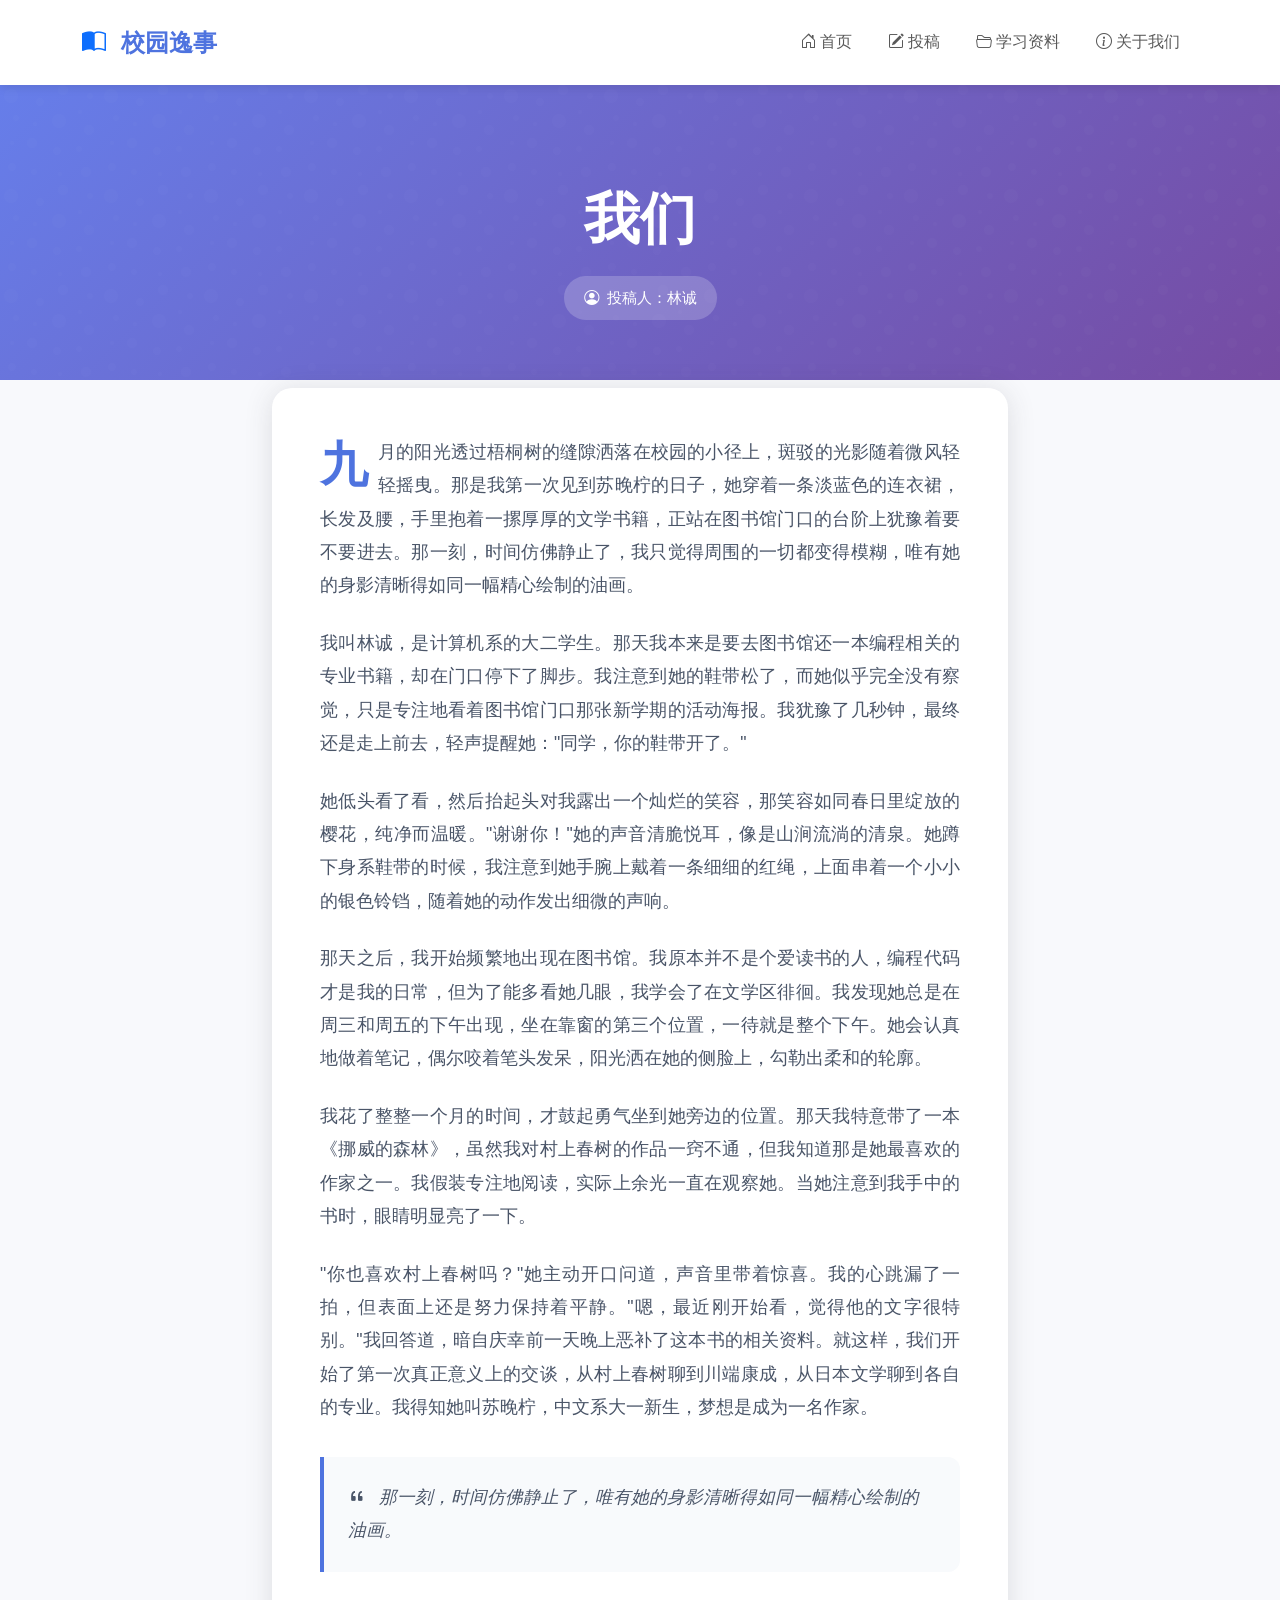
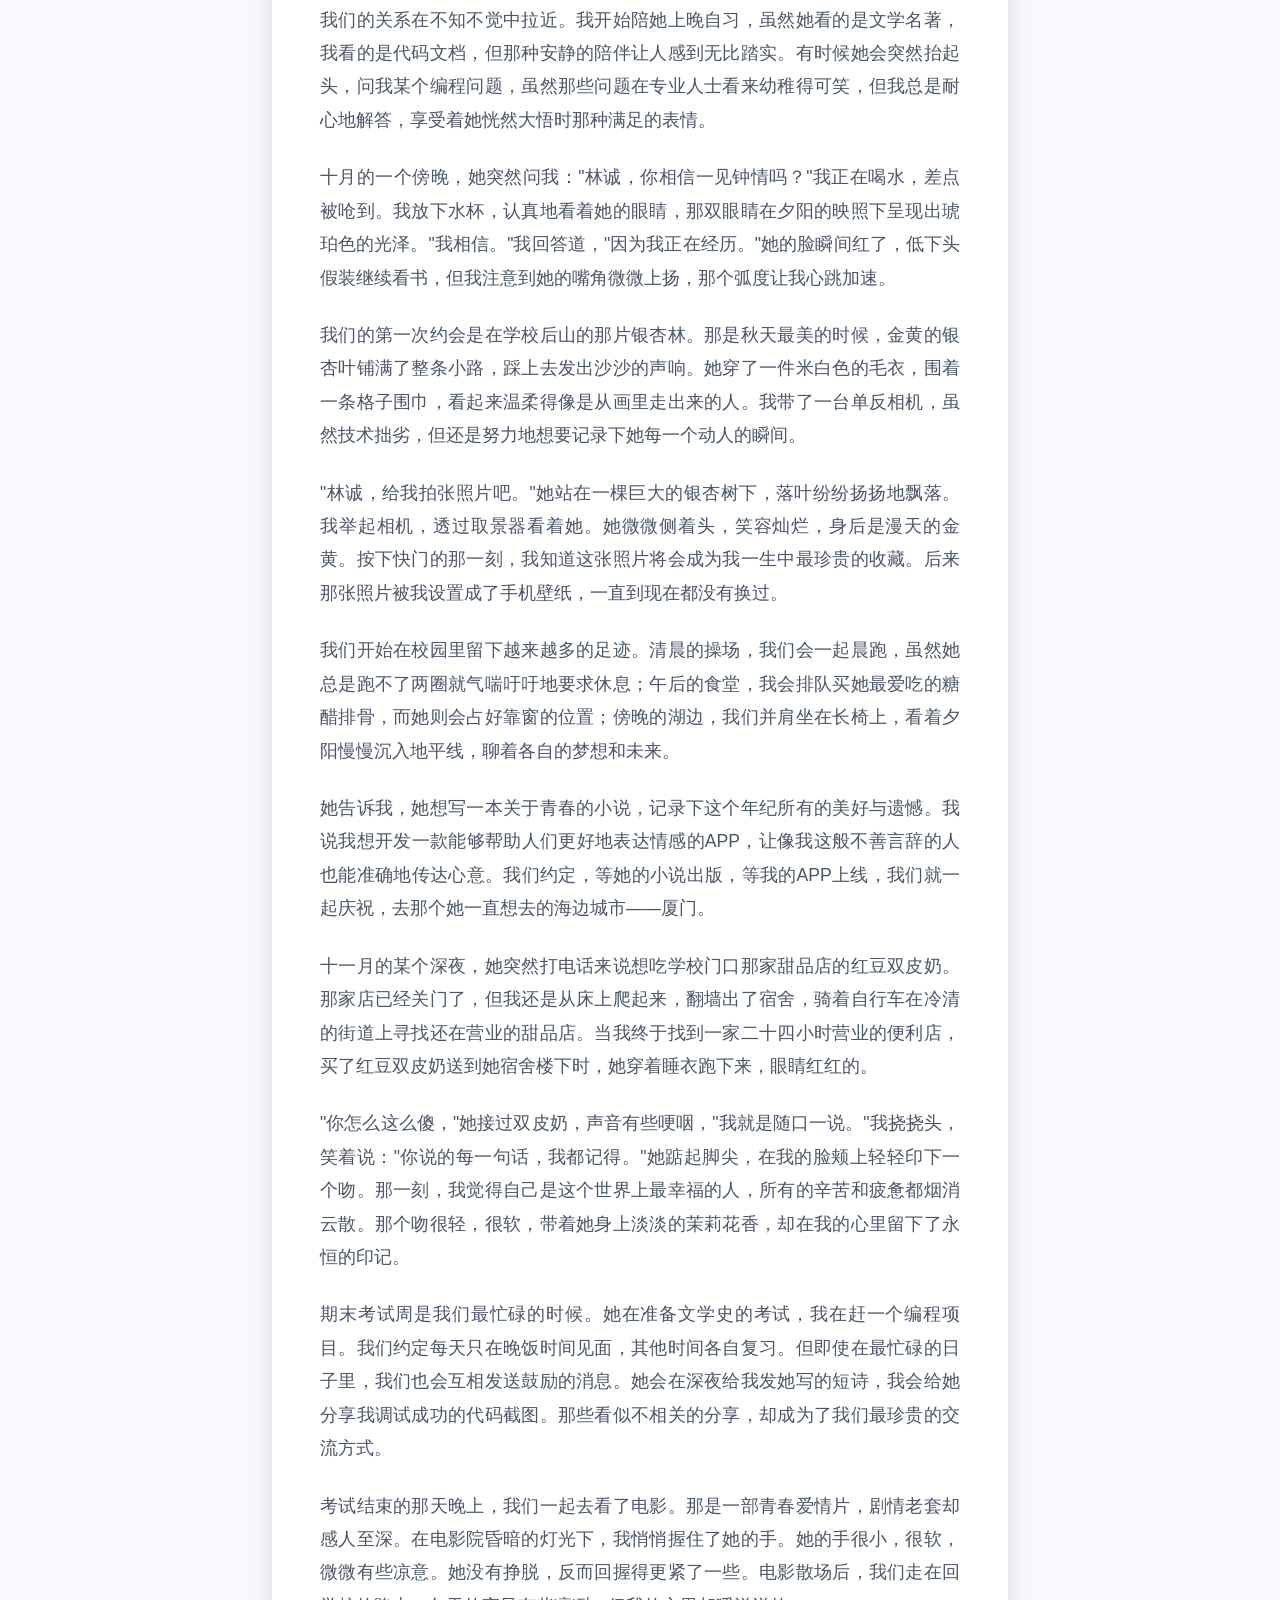
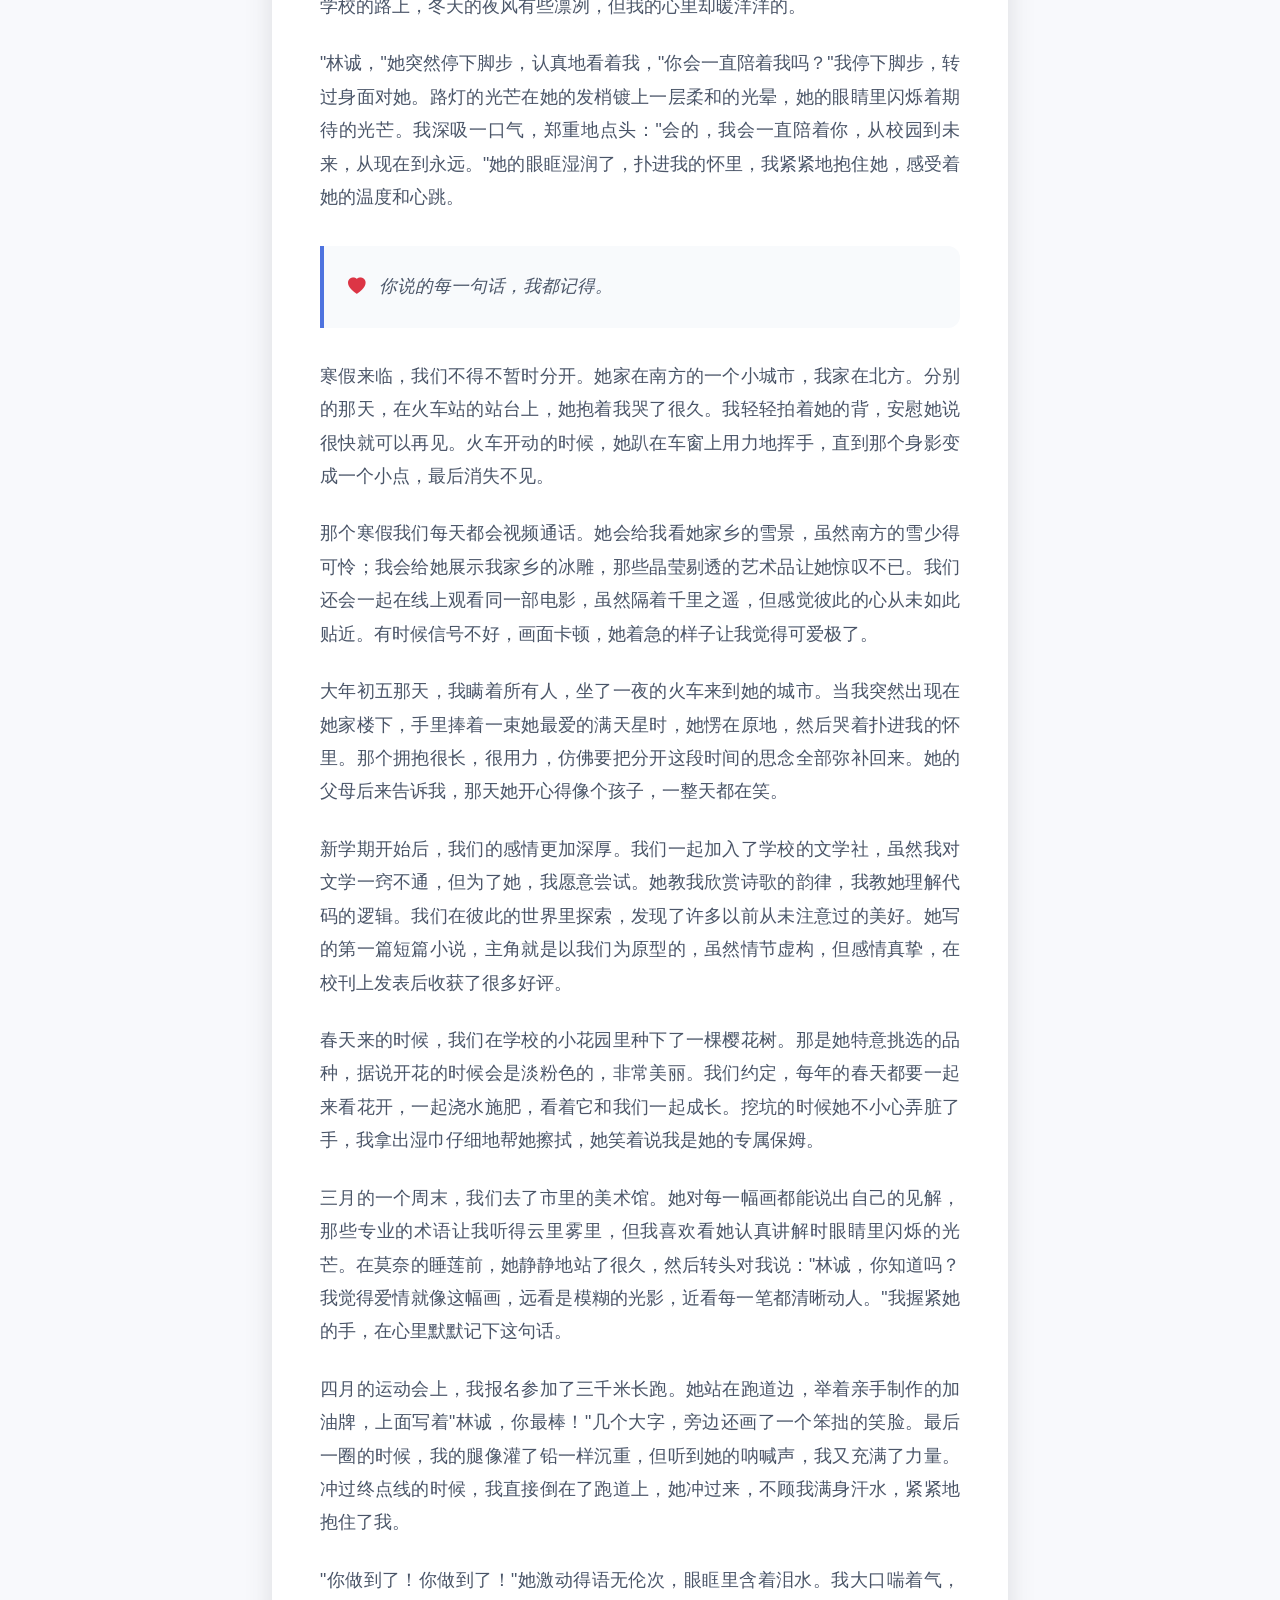
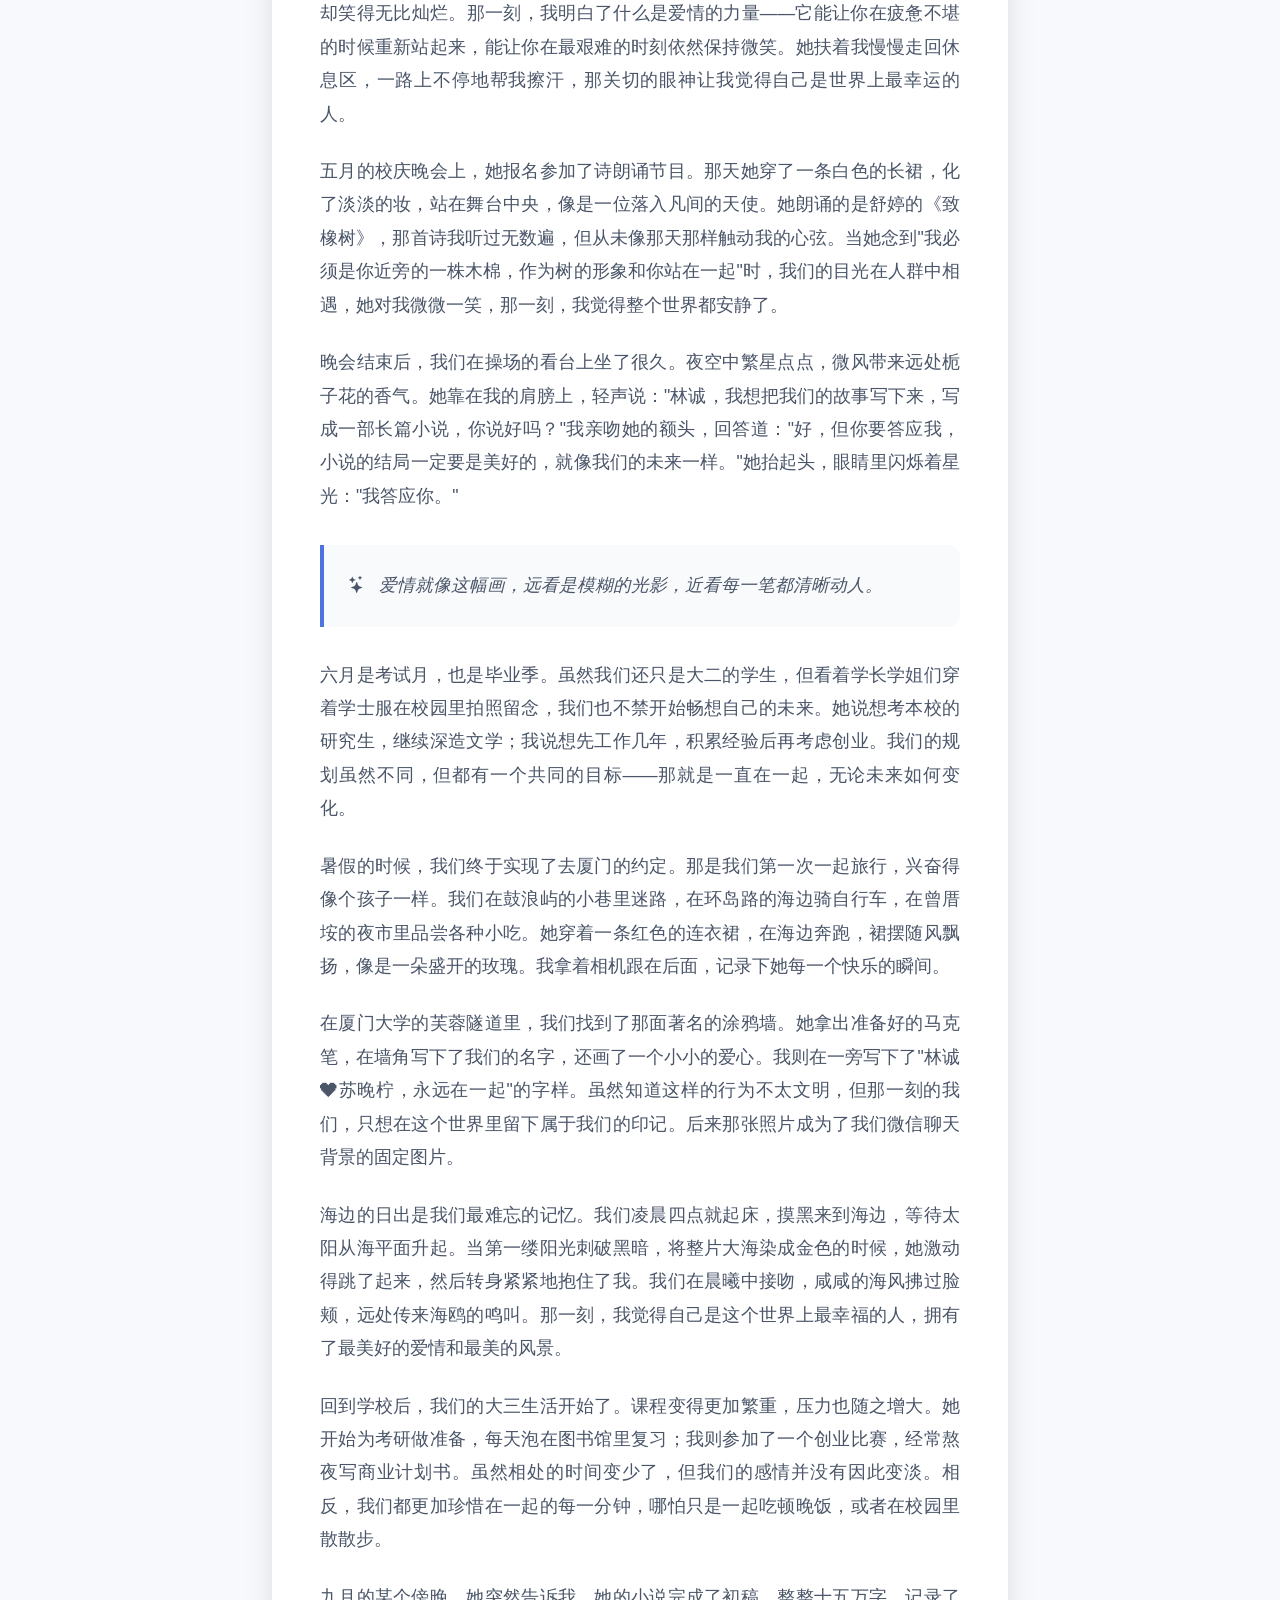
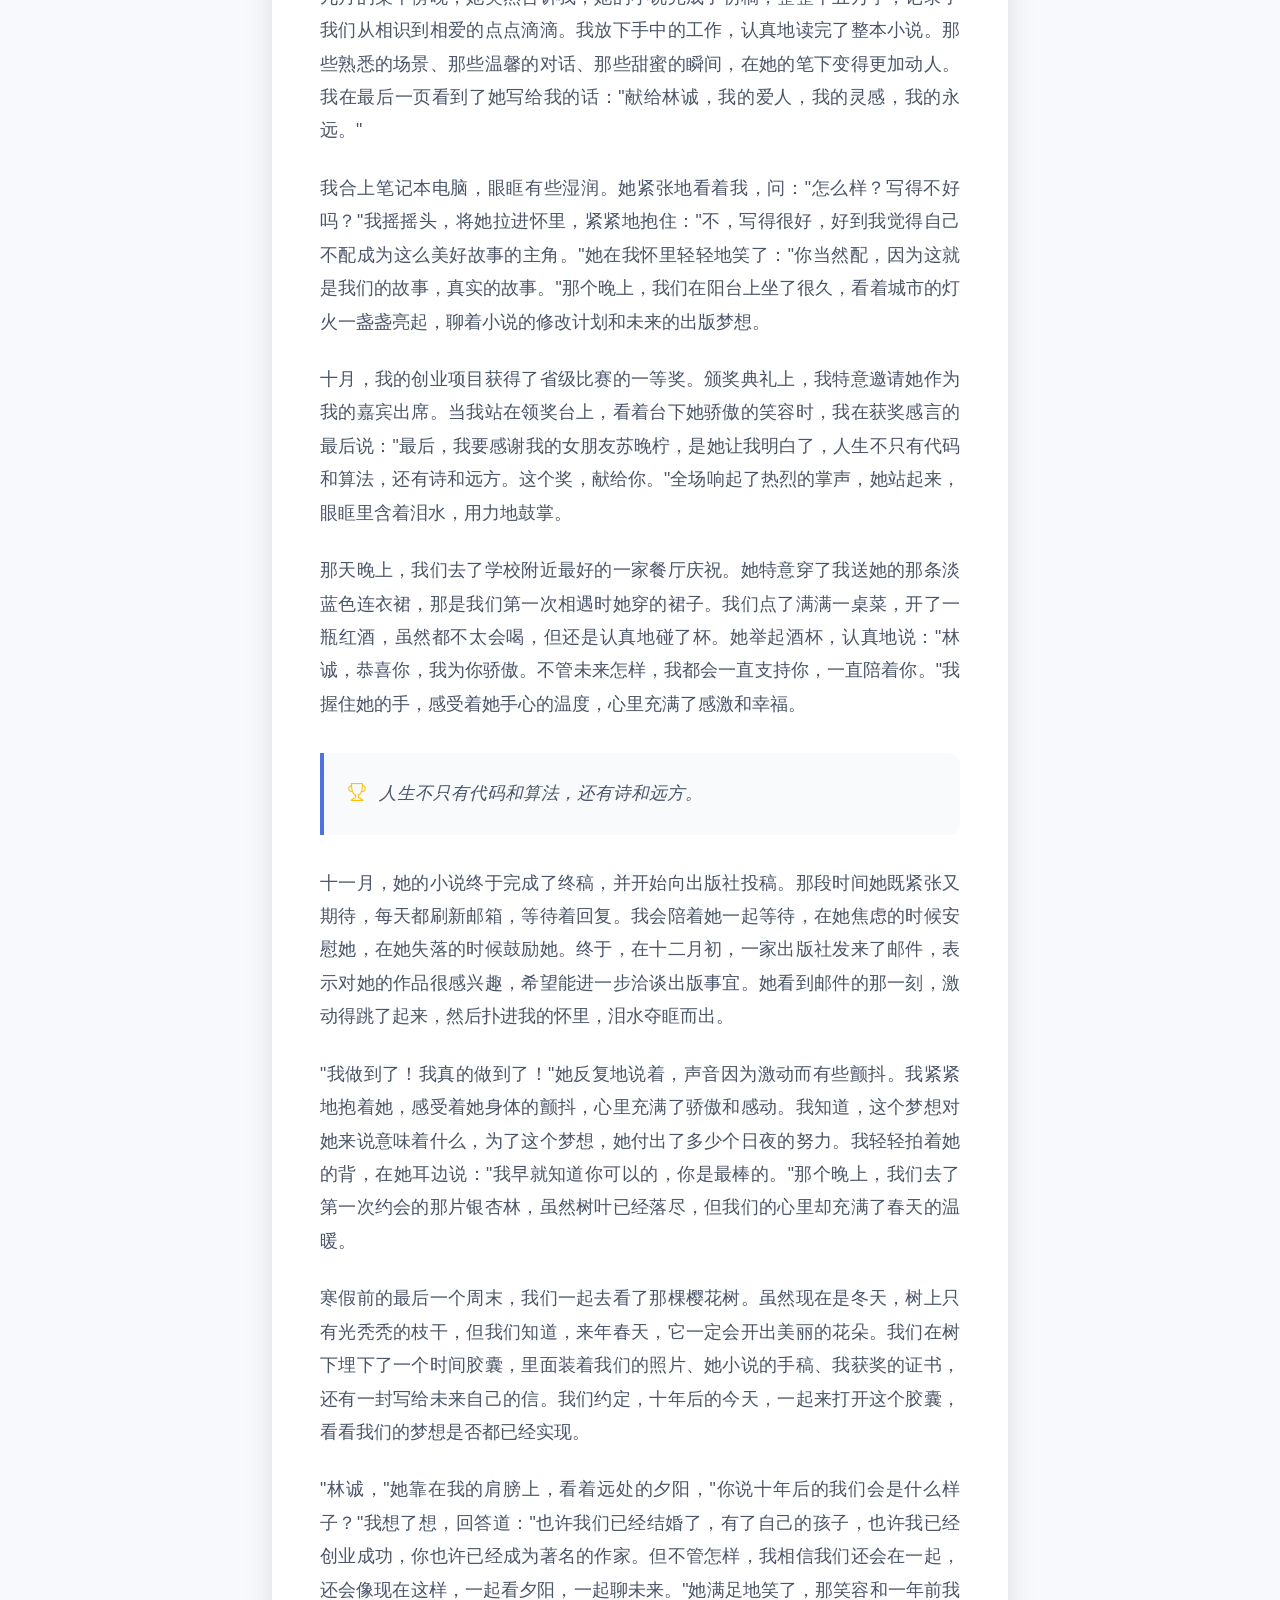
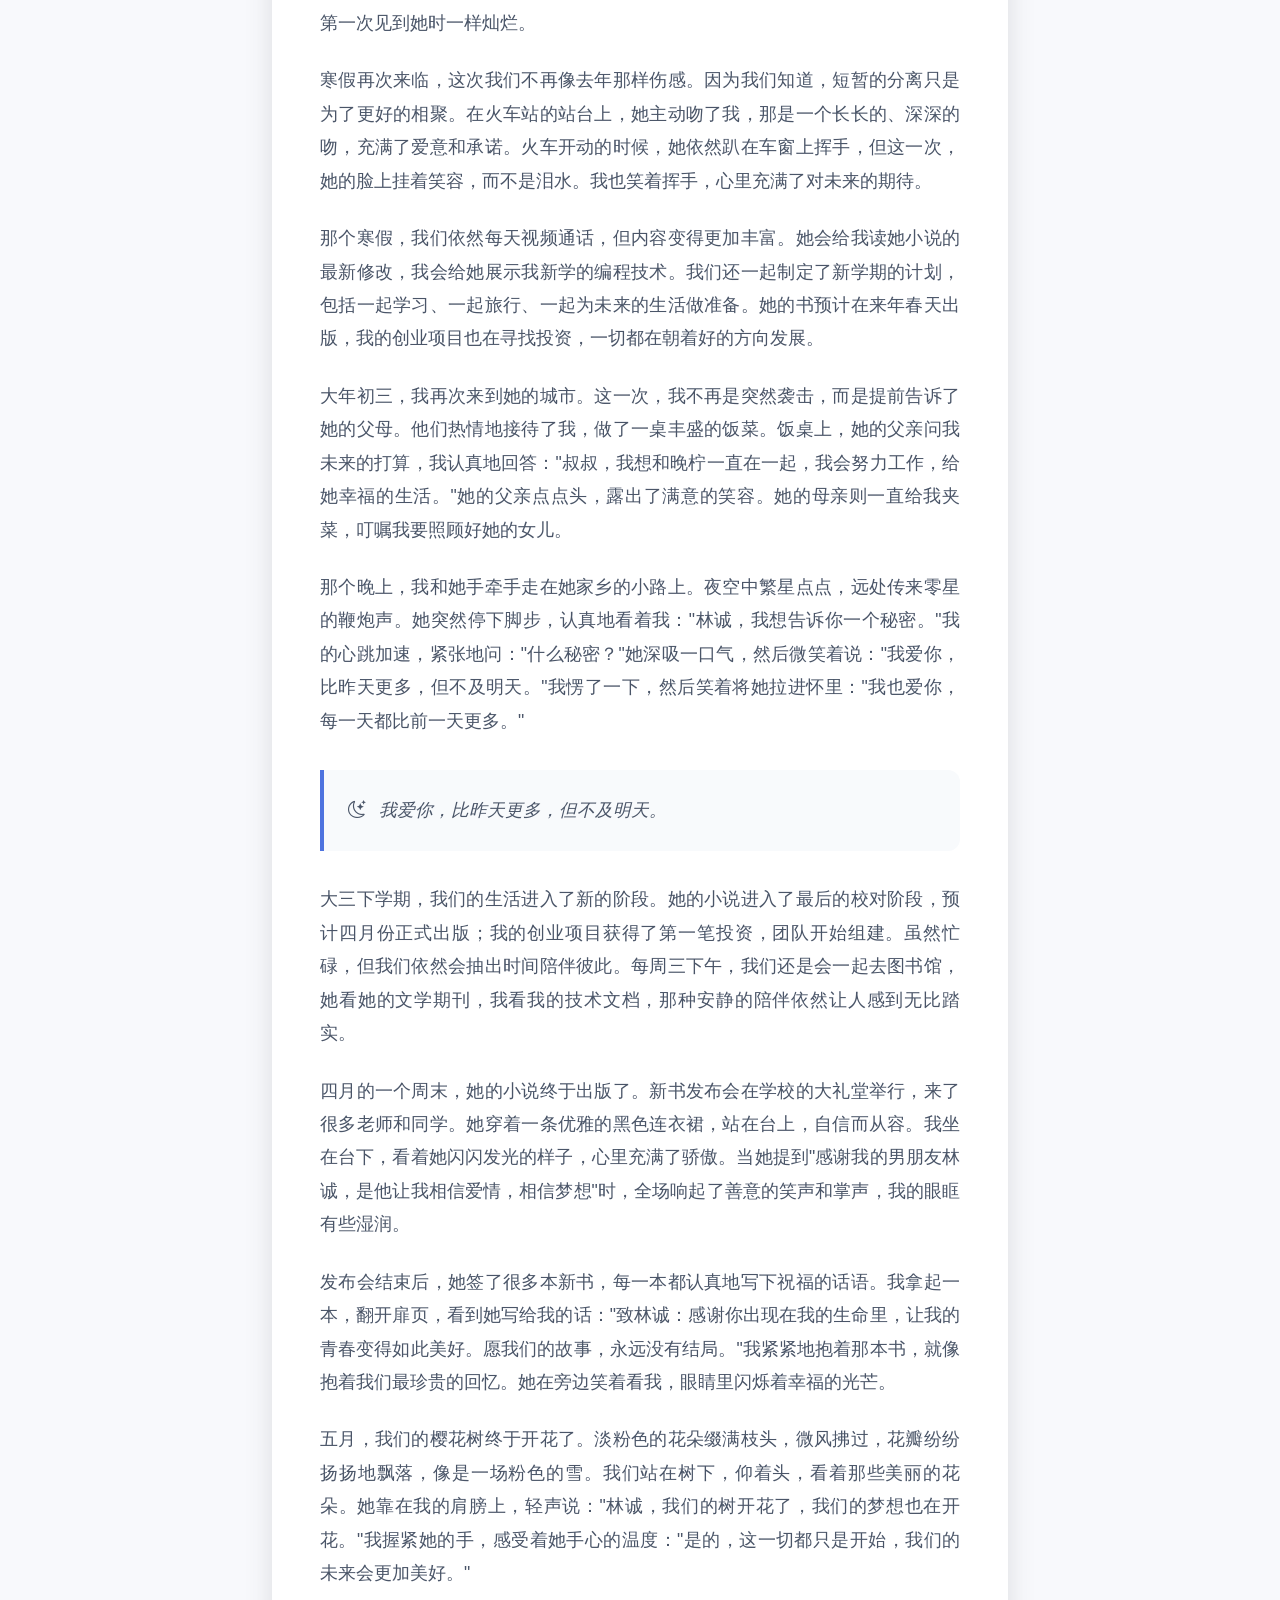
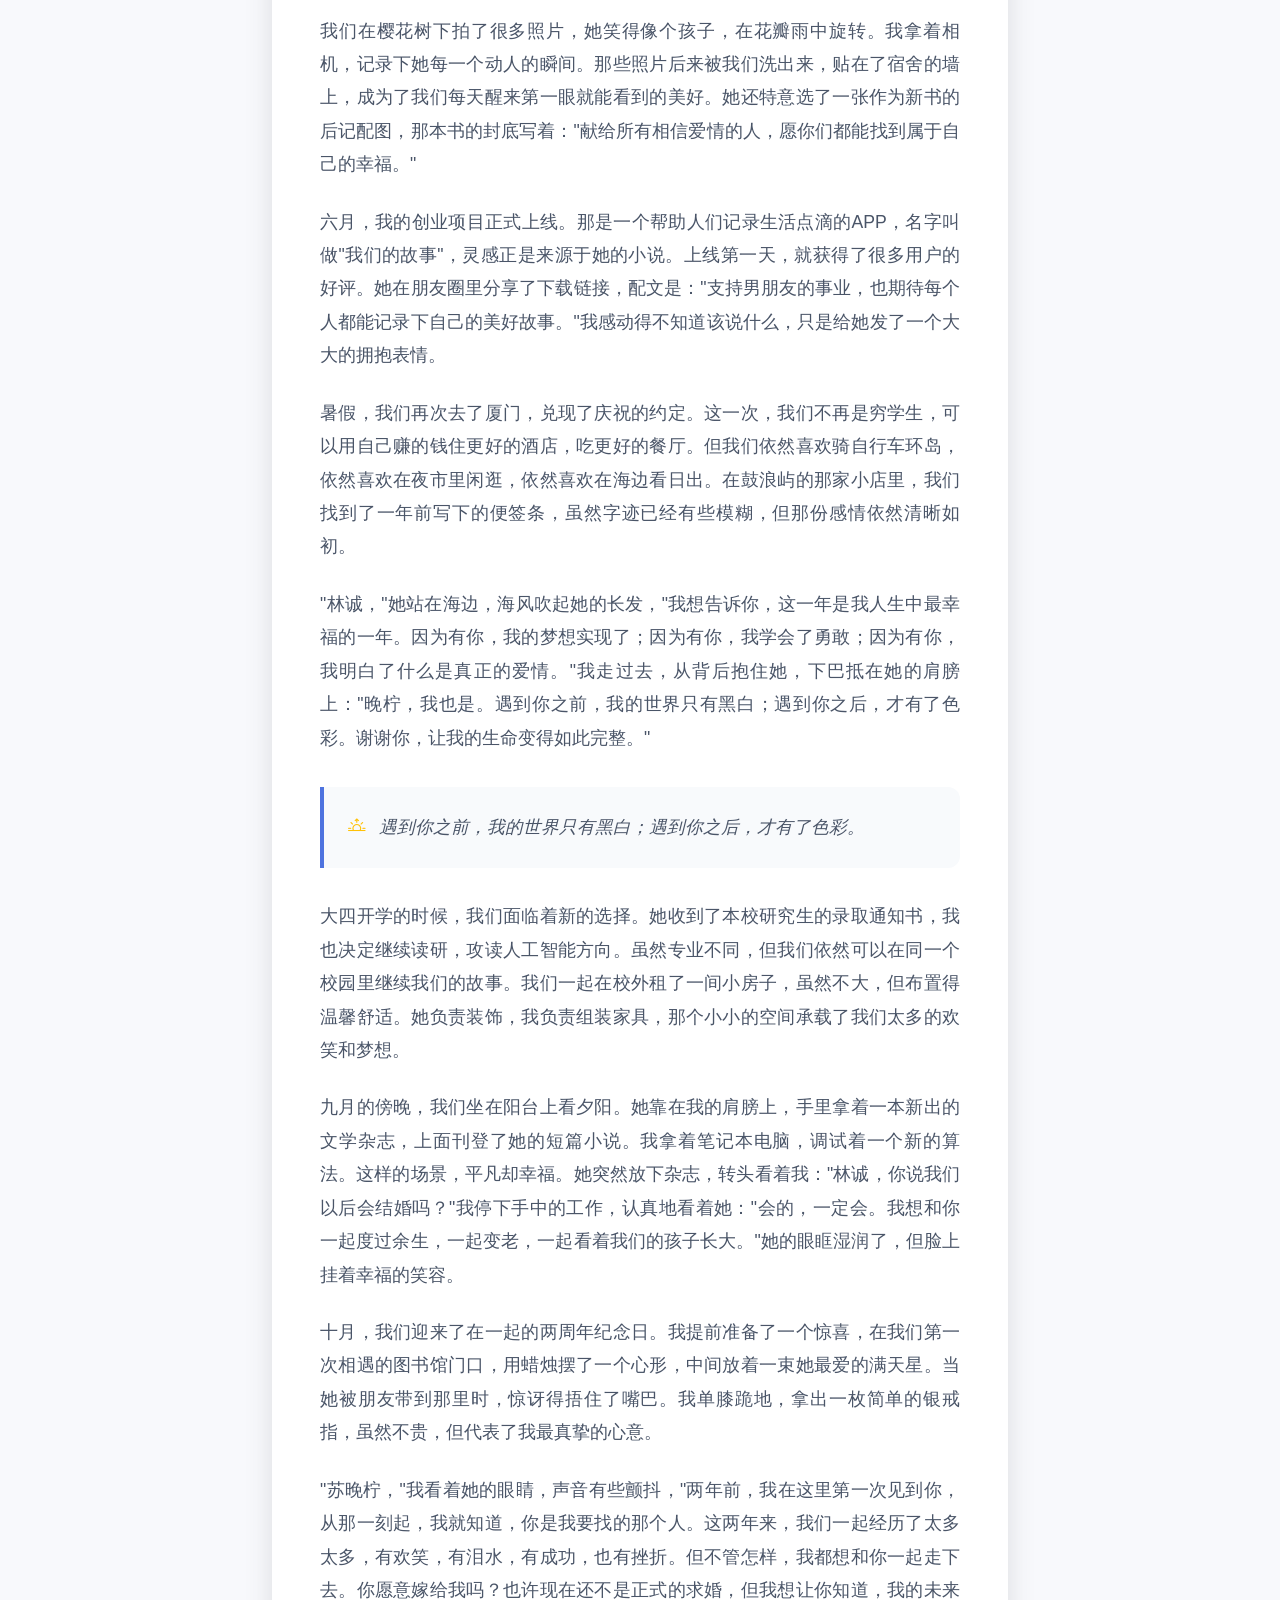
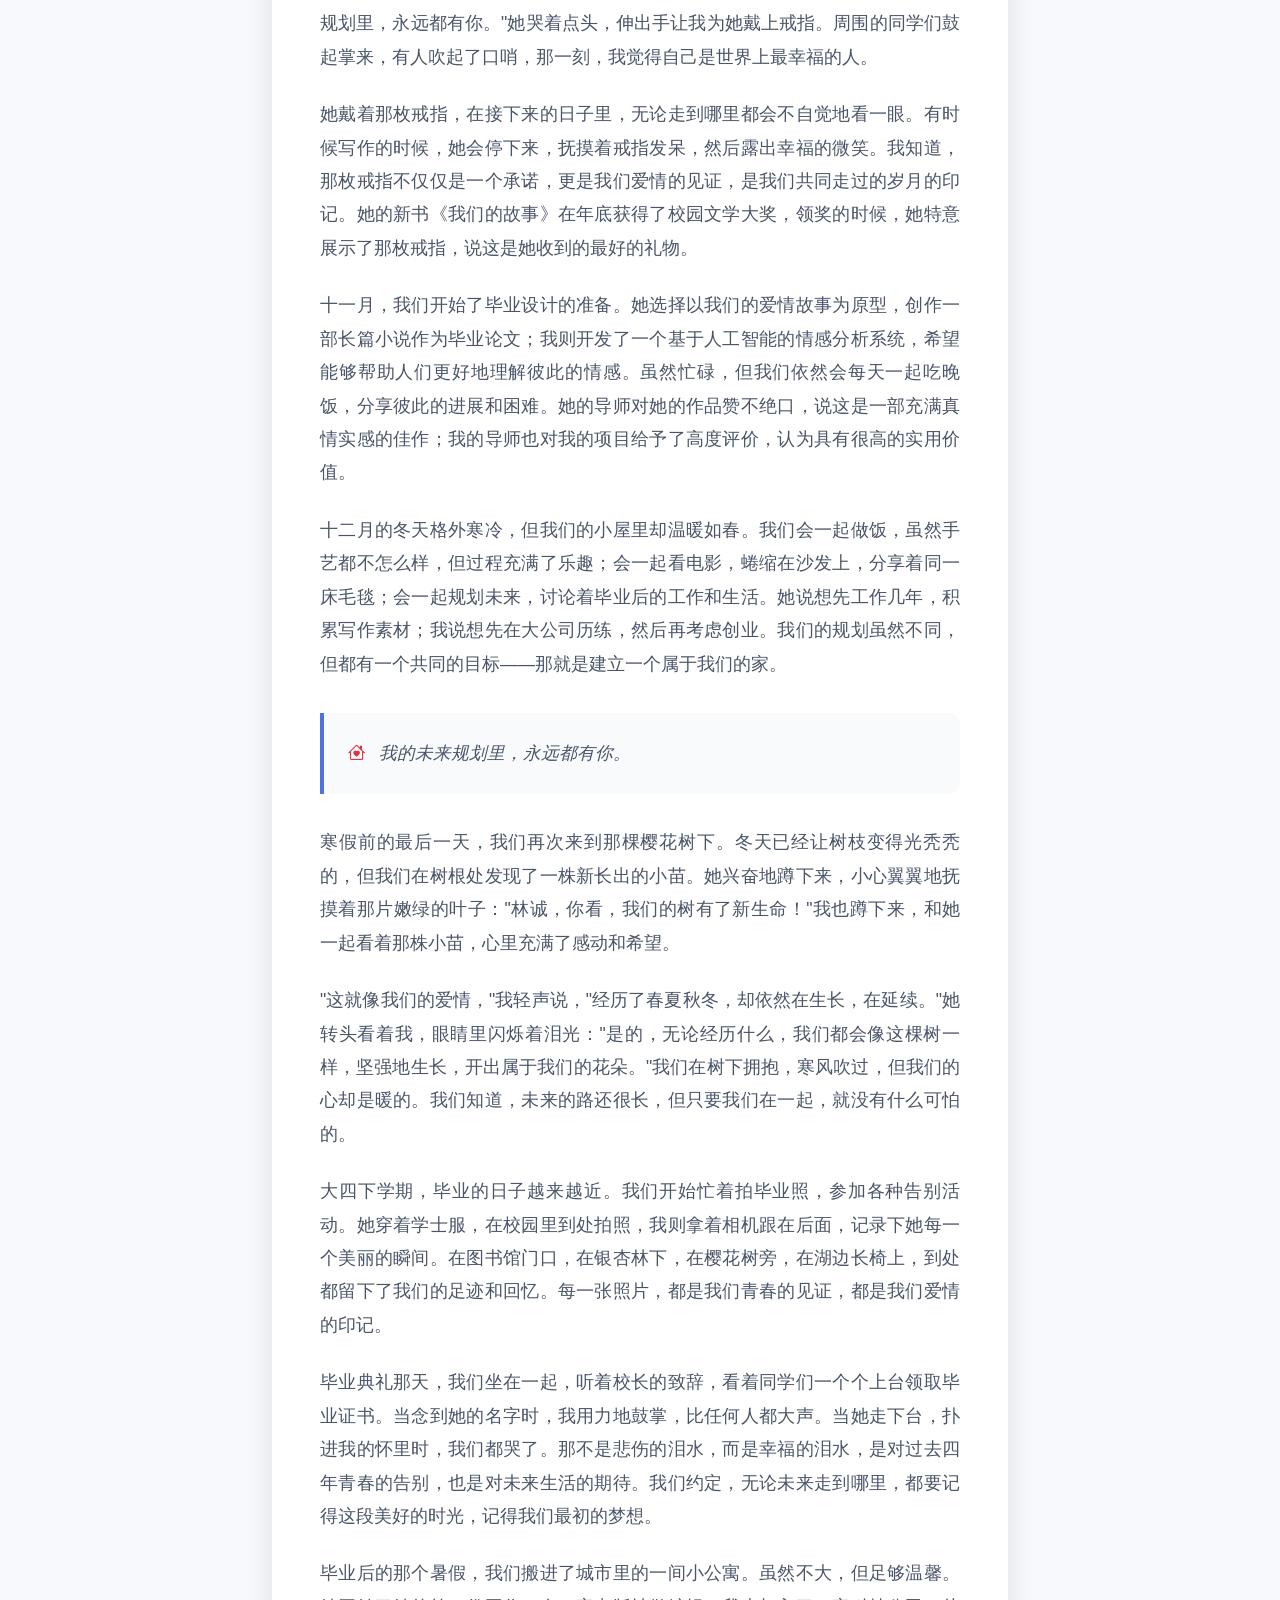
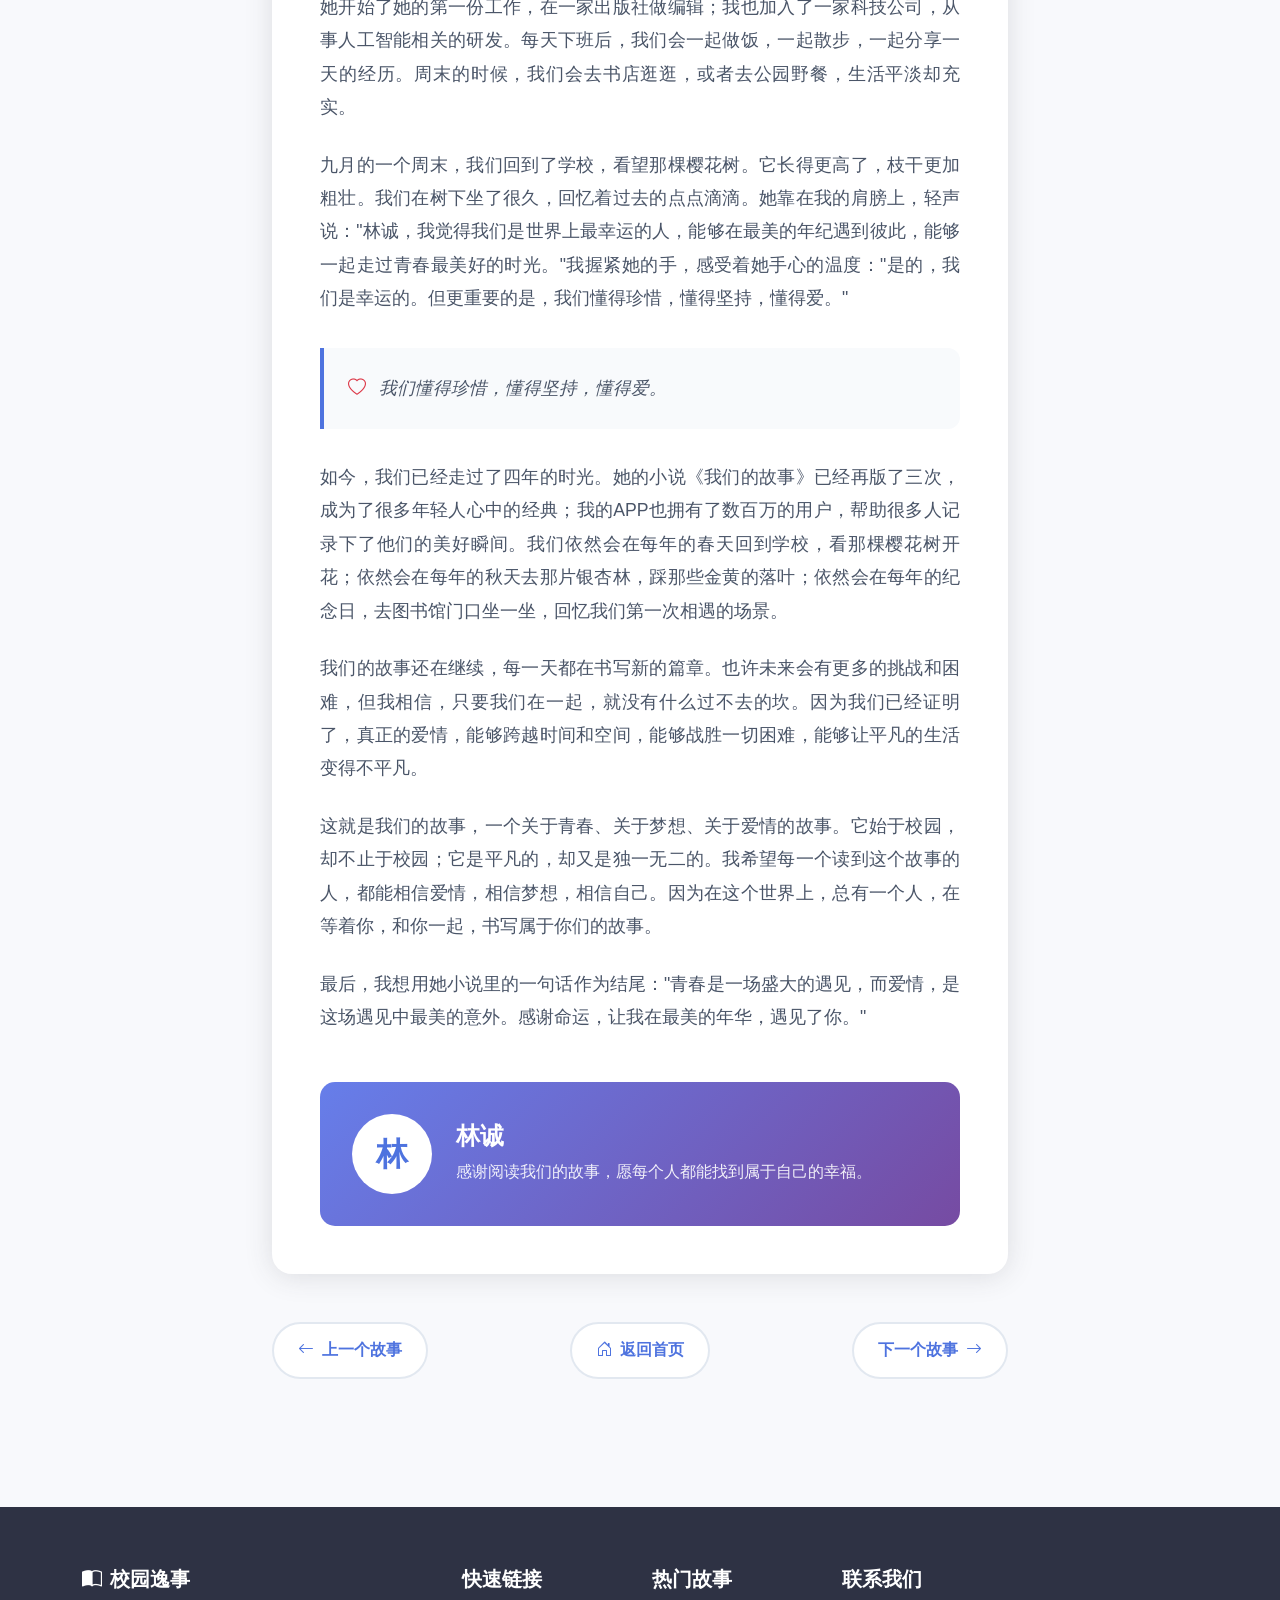
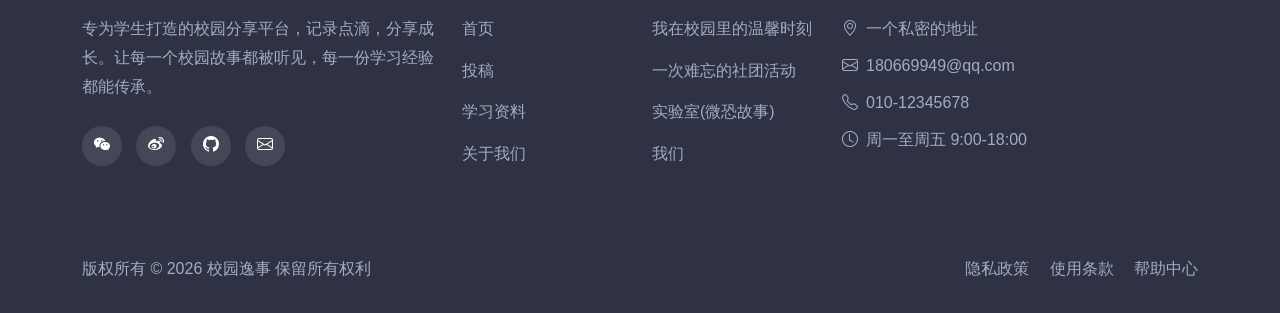
<file: 1.校园逸事网页/html副页/story4.html>
<!DOCTYPE html>
<html lang="zh-CN">
<head>
    <meta charset="UTF-8">
    <meta name="viewport" content="width=device-width, initial-scale=1.0">
    <title>我在校园里的温馨时刻</title>
    <!-- Bootstrap 5 CSS -->
    <link href="css/bootstrap.min.css" rel="stylesheet">
    <!-- Bootstrap Icons -->
    <link rel="stylesheet" href="https://cdn.jsdelivr.net/npm/bootstrap-icons@1.11.1/font/bootstrap-icons.css">
	<link rel="stylesheet" href="css/story4.css" />
</head>
<body>

    <!-- Reading Progress Bar -->
    <div class="progress-container">
        <div class="progress-bar" id="progressBar"></div>
    </div>

    <!-- Navigation -->
    <nav class="navbar navbar-expand-lg navbar-light bg-white sticky-top">
        <div class="container">
            <a class="navbar-brand" href="index.html">
                <i class="bi bi-book-half me-2 text-primary"></i>
                校园逸事
            </a>
            <button class="navbar-toggler" type="button" data-bs-toggle="collapse" data-bs-target="#navbarNav">
                <span class="navbar-toggler-icon"></span>
            </button>
            <div class="collapse navbar-collapse" id="navbarNav">
                <ul class="navbar-nav ms-auto align-items-center">
                    <li class="nav-item">
                        <a class="nav-link" href="index.html">
                            <i class="bi bi-house-door me-1"></i>首页
                        </a>
                    </li>
                    <li class="nav-item">
                        <a class="nav-link" href="submit.html">
                            <i class="bi bi-pencil-square me-1"></i>投稿
                        </a>
                    </li>
                    <li class="nav-item">
                        <a class="nav-link" href="resources.html">
                            <i class="bi bi-folder2-open me-1"></i>学习资料
                        </a>
                    </li>
                    <li class="nav-item">
                        <a class="nav-link" href="about.html">
                            <i class="bi bi-info-circle me-1"></i>关于我们
                        </a>
                    </li>
                </ul>
            </div>
        </div>
    </nav>

    <!-- Hero Section -->
    <section class="story-hero">
        <div class="container story-hero-content text-center animate-fade-in">
            <h1 class="display-4 fw-bold mb-4">我们</h1>
            <div class="story-meta">
                <i class="bi bi-person-circle"></i>
                <span>投稿人：林诚</span>
            </div>
        </div>
    </section>

    <!-- Main Content -->
    <main class="container py-5">
        <div class="row justify-content-center">
            <div class="col-lg-8">
                <article class="article-card animate-fade-in delay-1">
                    <div class="article-content">
                        <p>九月的阳光透过梧桐树的缝隙洒落在校园的小径上，斑驳的光影随着微风轻轻摇曳。那是我第一次见到苏晚柠的日子，她穿着一条淡蓝色的连衣裙，长发及腰，手里抱着一摞厚厚的文学书籍，正站在图书馆门口的台阶上犹豫着要不要进去。那一刻，时间仿佛静止了，我只觉得周围的一切都变得模糊，唯有她的身影清晰得如同一幅精心绘制的油画。</p>

                        <p>我叫林诚，是计算机系的大二学生。那天我本来是要去图书馆还一本编程相关的专业书籍，却在门口停下了脚步。我注意到她的鞋带松了，而她似乎完全没有察觉，只是专注地看着图书馆门口那张新学期的活动海报。我犹豫了几秒钟，最终还是走上前去，轻声提醒她："同学，你的鞋带开了。"</p>

                        <p>她低头看了看，然后抬起头对我露出一个灿烂的笑容，那笑容如同春日里绽放的樱花，纯净而温暖。"谢谢你！"她的声音清脆悦耳，像是山涧流淌的清泉。她蹲下身系鞋带的时候，我注意到她手腕上戴着一条细细的红绳，上面串着一个小小的银色铃铛，随着她的动作发出细微的声响。</p>

                        <p>那天之后，我开始频繁地出现在图书馆。我原本并不是个爱读书的人，编程代码才是我的日常，但为了能多看她几眼，我学会了在文学区徘徊。我发现她总是在周三和周五的下午出现，坐在靠窗的第三个位置，一待就是整个下午。她会认真地做着笔记，偶尔咬着笔头发呆，阳光洒在她的侧脸上，勾勒出柔和的轮廓。</p>

                        <p>我花了整整一个月的时间，才鼓起勇气坐到她旁边的位置。那天我特意带了一本《挪威的森林》，虽然我对村上春树的作品一窍不通，但我知道那是她最喜欢的作家之一。我假装专注地阅读，实际上余光一直在观察她。当她注意到我手中的书时，眼睛明显亮了一下。</p>

                        <p>"你也喜欢村上春树吗？"她主动开口问道，声音里带着惊喜。我的心跳漏了一拍，但表面上还是努力保持着平静。"嗯，最近刚开始看，觉得他的文字很特别。"我回答道，暗自庆幸前一天晚上恶补了这本书的相关资料。就这样，我们开始了第一次真正意义上的交谈，从村上春树聊到川端康成，从日本文学聊到各自的专业。我得知她叫苏晚柠，中文系大一新生，梦想是成为一名作家。</p>

                        <div class="quote-block">
                            <i class="bi bi-quote me-2"></i>
                            那一刻，时间仿佛静止了，唯有她的身影清晰得如同一幅精心绘制的油画。
                        </div>

                        <p>我们的关系在不知不觉中拉近。我开始陪她上晚自习，虽然她看的是文学名著，我看的是代码文档，但那种安静的陪伴让人感到无比踏实。有时候她会突然抬起头，问我某个编程问题，虽然那些问题在专业人士看来幼稚得可笑，但我总是耐心地解答，享受着她恍然大悟时那种满足的表情。</p>

                        <p>十月的一个傍晚，她突然问我："林诚，你相信一见钟情吗？"我正在喝水，差点被呛到。我放下水杯，认真地看着她的眼睛，那双眼睛在夕阳的映照下呈现出琥珀色的光泽。"我相信。"我回答道，"因为我正在经历。"她的脸瞬间红了，低下头假装继续看书，但我注意到她的嘴角微微上扬，那个弧度让我心跳加速。</p>

                        <p>我们的第一次约会是在学校后山的那片银杏林。那是秋天最美的时候，金黄的银杏叶铺满了整条小路，踩上去发出沙沙的声响。她穿了一件米白色的毛衣，围着一条格子围巾，看起来温柔得像是从画里走出来的人。我带了一台单反相机，虽然技术拙劣，但还是努力地想要记录下她每一个动人的瞬间。</p>

                        <p>"林诚，给我拍张照片吧。"她站在一棵巨大的银杏树下，落叶纷纷扬扬地飘落。我举起相机，透过取景器看着她。她微微侧着头，笑容灿烂，身后是漫天的金黄。按下快门的那一刻，我知道这张照片将会成为我一生中最珍贵的收藏。后来那张照片被我设置成了手机壁纸，一直到现在都没有换过。</p>

                        <p>我们开始在校园里留下越来越多的足迹。清晨的操场，我们会一起晨跑，虽然她总是跑不了两圈就气喘吁吁地要求休息；午后的食堂，我会排队买她最爱吃的糖醋排骨，而她则会占好靠窗的位置；傍晚的湖边，我们并肩坐在长椅上，看着夕阳慢慢沉入地平线，聊着各自的梦想和未来。</p>

                        <p>她告诉我，她想写一本关于青春的小说，记录下这个年纪所有的美好与遗憾。我说我想开发一款能够帮助人们更好地表达情感的APP，让像我这般不善言辞的人也能准确地传达心意。我们约定，等她的小说出版，等我的APP上线，我们就一起庆祝，去那个她一直想去的海边城市——厦门。</p>

                        <p>十一月的某个深夜，她突然打电话来说想吃学校门口那家甜品店的红豆双皮奶。那家店已经关门了，但我还是从床上爬起来，翻墙出了宿舍，骑着自行车在冷清的街道上寻找还在营业的甜品店。当我终于找到一家二十四小时营业的便利店，买了红豆双皮奶送到她宿舍楼下时，她穿着睡衣跑下来，眼睛红红的。</p>

                        <p>"你怎么这么傻，"她接过双皮奶，声音有些哽咽，"我就是随口一说。"我挠挠头，笑着说："你说的每一句话，我都记得。"她踮起脚尖，在我的脸颊上轻轻印下一个吻。那一刻，我觉得自己是这个世界上最幸福的人，所有的辛苦和疲惫都烟消云散。那个吻很轻，很软，带着她身上淡淡的茉莉花香，却在我的心里留下了永恒的印记。</p>

                        <p>期末考试周是我们最忙碌的时候。她在准备文学史的考试，我在赶一个编程项目。我们约定每天只在晚饭时间见面，其他时间各自复习。但即使在最忙碌的日子里，我们也会互相发送鼓励的消息。她会在深夜给我发她写的短诗，我会给她分享我调试成功的代码截图。那些看似不相关的分享，却成为了我们最珍贵的交流方式。</p>

                        <p>考试结束的那天晚上，我们一起去看了电影。那是一部青春爱情片，剧情老套却感人至深。在电影院昏暗的灯光下，我悄悄握住了她的手。她的手很小，很软，微微有些凉意。她没有挣脱，反而回握得更紧了一些。电影散场后，我们走在回学校的路上，冬天的夜风有些凛冽，但我的心里却暖洋洋的。</p>

                        <p>"林诚，"她突然停下脚步，认真地看着我，"你会一直陪着我吗？"我停下脚步，转过身面对她。路灯的光芒在她的发梢镀上一层柔和的光晕，她的眼睛里闪烁着期待的光芒。我深吸一口气，郑重地点头："会的，我会一直陪着你，从校园到未来，从现在到永远。"她的眼眶湿润了，扑进我的怀里，我紧紧地抱住她，感受着她的温度和心跳。</p>

                        <div class="quote-block">
                            <i class="bi bi-heart-fill me-2 text-danger"></i>
                            你说的每一句话，我都记得。
                        </div>

                        <p>寒假来临，我们不得不暂时分开。她家在南方的一个小城市，我家在北方。分别的那天，在火车站的站台上，她抱着我哭了很久。我轻轻拍着她的背，安慰她说很快就可以再见。火车开动的时候，她趴在车窗上用力地挥手，直到那个身影变成一个小点，最后消失不见。</p>

                        <p>那个寒假我们每天都会视频通话。她会给我看她家乡的雪景，虽然南方的雪少得可怜；我会给她展示我家乡的冰雕，那些晶莹剔透的艺术品让她惊叹不已。我们还会一起在线上观看同一部电影，虽然隔着千里之遥，但感觉彼此的心从未如此贴近。有时候信号不好，画面卡顿，她着急的样子让我觉得可爱极了。</p>

                        <p>大年初五那天，我瞒着所有人，坐了一夜的火车来到她的城市。当我突然出现在她家楼下，手里捧着一束她最爱的满天星时，她愣在原地，然后哭着扑进我的怀里。那个拥抱很长，很用力，仿佛要把分开这段时间的思念全部弥补回来。她的父母后来告诉我，那天她开心得像个孩子，一整天都在笑。</p>

                        <p>新学期开始后，我们的感情更加深厚。我们一起加入了学校的文学社，虽然我对文学一窍不通，但为了她，我愿意尝试。她教我欣赏诗歌的韵律，我教她理解代码的逻辑。我们在彼此的世界里探索，发现了许多以前从未注意过的美好。她写的第一篇短篇小说，主角就是以我们为原型的，虽然情节虚构，但感情真挚，在校刊上发表后收获了很多好评。</p>

                        <p>春天来的时候，我们在学校的小花园里种下了一棵樱花树。那是她特意挑选的品种，据说开花的时候会是淡粉色的，非常美丽。我们约定，每年的春天都要一起来看花开，一起浇水施肥，看着它和我们一起成长。挖坑的时候她不小心弄脏了手，我拿出湿巾仔细地帮她擦拭，她笑着说我是她的专属保姆。</p>

                        <p>三月的一个周末，我们去了市里的美术馆。她对每一幅画都能说出自己的见解，那些专业的术语让我听得云里雾里，但我喜欢看她认真讲解时眼睛里闪烁的光芒。在莫奈的睡莲前，她静静地站了很久，然后转头对我说："林诚，你知道吗？我觉得爱情就像这幅画，远看是模糊的光影，近看每一笔都清晰动人。"我握紧她的手，在心里默默记下这句话。</p>

                        <p>四月的运动会上，我报名参加了三千米长跑。她站在跑道边，举着亲手制作的加油牌，上面写着"林诚，你最棒！"几个大字，旁边还画了一个笨拙的笑脸。最后一圈的时候，我的腿像灌了铅一样沉重，但听到她的呐喊声，我又充满了力量。冲过终点线的时候，我直接倒在了跑道上，她冲过来，不顾我满身汗水，紧紧地抱住了我。</p>

                        <p>"你做到了！你做到了！"她激动得语无伦次，眼眶里含着泪水。我大口喘着气，却笑得无比灿烂。那一刻，我明白了什么是爱情的力量——它能让你在疲惫不堪的时候重新站起来，能让你在最艰难的时刻依然保持微笑。她扶着我慢慢走回休息区，一路上不停地帮我擦汗，那关切的眼神让我觉得自己是世界上最幸运的人。</p>

                        <p>五月的校庆晚会上，她报名参加了诗朗诵节目。那天她穿了一条白色的长裙，化了淡淡的妆，站在舞台中央，像是一位落入凡间的天使。她朗诵的是舒婷的《致橡树》，那首诗我听过无数遍，但从未像那天那样触动我的心弦。当她念到"我必须是你近旁的一株木棉，作为树的形象和你站在一起"时，我们的目光在人群中相遇，她对我微微一笑，那一刻，我觉得整个世界都安静了。</p>

                        <p>晚会结束后，我们在操场的看台上坐了很久。夜空中繁星点点，微风带来远处栀子花的香气。她靠在我的肩膀上，轻声说："林诚，我想把我们的故事写下来，写成一部长篇小说，你说好吗？"我亲吻她的额头，回答道："好，但你要答应我，小说的结局一定要是美好的，就像我们的未来一样。"她抬起头，眼睛里闪烁着星光："我答应你。"</p>

                        <div class="quote-block">
                            <i class="bi bi-stars me-2"></i>
                            爱情就像这幅画，远看是模糊的光影，近看每一笔都清晰动人。
                        </div>

                        <p>六月是考试月，也是毕业季。虽然我们还只是大二的学生，但看着学长学姐们穿着学士服在校园里拍照留念，我们也不禁开始畅想自己的未来。她说想考本校的研究生，继续深造文学；我说想先工作几年，积累经验后再考虑创业。我们的规划虽然不同，但都有一个共同的目标——那就是一直在一起，无论未来如何变化。</p>

                        <p>暑假的时候，我们终于实现了去厦门的约定。那是我们第一次一起旅行，兴奋得像个孩子一样。我们在鼓浪屿的小巷里迷路，在环岛路的海边骑自行车，在曾厝垵的夜市里品尝各种小吃。她穿着一条红色的连衣裙，在海边奔跑，裙摆随风飘扬，像是一朵盛开的玫瑰。我拿着相机跟在后面，记录下她每一个快乐的瞬间。</p>

                        <p>在厦门大学的芙蓉隧道里，我们找到了那面著名的涂鸦墙。她拿出准备好的马克笔，在墙角写下了我们的名字，还画了一个小小的爱心。我则在一旁写下了"林诚❤苏晚柠，永远在一起"的字样。虽然知道这样的行为不太文明，但那一刻的我们，只想在这个世界里留下属于我们的印记。后来那张照片成为了我们微信聊天背景的固定图片。</p>

                        <p>海边的日出是我们最难忘的记忆。我们凌晨四点就起床，摸黑来到海边，等待太阳从海平面升起。当第一缕阳光刺破黑暗，将整片大海染成金色的时候，她激动得跳了起来，然后转身紧紧地抱住了我。我们在晨曦中接吻，咸咸的海风拂过脸颊，远处传来海鸥的鸣叫。那一刻，我觉得自己是这个世界上最幸福的人，拥有了最美好的爱情和最美的风景。</p>

                        <p>回到学校后，我们的大三生活开始了。课程变得更加繁重，压力也随之增大。她开始为考研做准备，每天泡在图书馆里复习；我则参加了一个创业比赛，经常熬夜写商业计划书。虽然相处的时间变少了，但我们的感情并没有因此变淡。相反，我们都更加珍惜在一起的每一分钟，哪怕只是一起吃顿晚饭，或者在校园里散散步。</p>

                        <p>九月的某个傍晚，她突然告诉我，她的小说完成了初稿，整整十五万字，记录了我们从相识到相爱的点点滴滴。我放下手中的工作，认真地读完了整本小说。那些熟悉的场景、那些温馨的对话、那些甜蜜的瞬间，在她的笔下变得更加动人。我在最后一页看到了她写给我的话："献给林诚，我的爱人，我的灵感，我的永远。"</p>

                        <p>我合上笔记本电脑，眼眶有些湿润。她紧张地看着我，问："怎么样？写得不好吗？"我摇摇头，将她拉进怀里，紧紧地抱住："不，写得很好，好到我觉得自己不配成为这么美好故事的主角。"她在我怀里轻轻地笑了："你当然配，因为这就是我们的故事，真实的故事。"那个晚上，我们在阳台上坐了很久，看着城市的灯火一盏盏亮起，聊着小说的修改计划和未来的出版梦想。</p>

                        <p>十月，我的创业项目获得了省级比赛的一等奖。颁奖典礼上，我特意邀请她作为我的嘉宾出席。当我站在领奖台上，看着台下她骄傲的笑容时，我在获奖感言的最后说："最后，我要感谢我的女朋友苏晚柠，是她让我明白了，人生不只有代码和算法，还有诗和远方。这个奖，献给你。"全场响起了热烈的掌声，她站起来，眼眶里含着泪水，用力地鼓掌。</p>

                        <p>那天晚上，我们去了学校附近最好的一家餐厅庆祝。她特意穿了我送她的那条淡蓝色连衣裙，那是我们第一次相遇时她穿的裙子。我们点了满满一桌菜，开了一瓶红酒，虽然都不太会喝，但还是认真地碰了杯。她举起酒杯，认真地说："林诚，恭喜你，我为你骄傲。不管未来怎样，我都会一直支持你，一直陪着你。"我握住她的手，感受着她手心的温度，心里充满了感激和幸福。</p>

                        <div class="quote-block">
                            <i class="bi bi-trophy me-2 text-warning"></i>
                            人生不只有代码和算法，还有诗和远方。
                        </div>

                        <p>十一月，她的小说终于完成了终稿，并开始向出版社投稿。那段时间她既紧张又期待，每天都刷新邮箱，等待着回复。我会陪着她一起等待，在她焦虑的时候安慰她，在她失落的时候鼓励她。终于，在十二月初，一家出版社发来了邮件，表示对她的作品很感兴趣，希望能进一步洽谈出版事宜。她看到邮件的那一刻，激动得跳了起来，然后扑进我的怀里，泪水夺眶而出。</p>

                        <p>"我做到了！我真的做到了！"她反复地说着，声音因为激动而有些颤抖。我紧紧地抱着她，感受着她身体的颤抖，心里充满了骄傲和感动。我知道，这个梦想对她来说意味着什么，为了这个梦想，她付出了多少个日夜的努力。我轻轻拍着她的背，在她耳边说："我早就知道你可以的，你是最棒的。"那个晚上，我们去了第一次约会的那片银杏林，虽然树叶已经落尽，但我们的心里却充满了春天的温暖。</p>

                        <p>寒假前的最后一个周末，我们一起去看了那棵樱花树。虽然现在是冬天，树上只有光秃秃的枝干，但我们知道，来年春天，它一定会开出美丽的花朵。我们在树下埋下了一个时间胶囊，里面装着我们的照片、她小说的手稿、我获奖的证书，还有一封写给未来自己的信。我们约定，十年后的今天，一起来打开这个胶囊，看看我们的梦想是否都已经实现。</p>

                        <p>"林诚，"她靠在我的肩膀上，看着远处的夕阳，"你说十年后的我们会是什么样子？"我想了想，回答道："也许我们已经结婚了，有了自己的孩子，也许我已经创业成功，你也许已经成为著名的作家。但不管怎样，我相信我们还会在一起，还会像现在这样，一起看夕阳，一起聊未来。"她满足地笑了，那笑容和一年前我第一次见到她时一样灿烂。</p>

                        <p>寒假再次来临，这次我们不再像去年那样伤感。因为我们知道，短暂的分离只是为了更好的相聚。在火车站的站台上，她主动吻了我，那是一个长长的、深深的吻，充满了爱意和承诺。火车开动的时候，她依然趴在车窗上挥手，但这一次，她的脸上挂着笑容，而不是泪水。我也笑着挥手，心里充满了对未来的期待。</p>

                        <p>那个寒假，我们依然每天视频通话，但内容变得更加丰富。她会给我读她小说的最新修改，我会给她展示我新学的编程技术。我们还一起制定了新学期的计划，包括一起学习、一起旅行、一起为未来的生活做准备。她的书预计在来年春天出版，我的创业项目也在寻找投资，一切都在朝着好的方向发展。</p>

                        <p>大年初三，我再次来到她的城市。这一次，我不再是突然袭击，而是提前告诉了她的父母。他们热情地接待了我，做了一桌丰盛的饭菜。饭桌上，她的父亲问我未来的打算，我认真地回答："叔叔，我想和晚柠一直在一起，我会努力工作，给她幸福的生活。"她的父亲点点头，露出了满意的笑容。她的母亲则一直给我夹菜，叮嘱我要照顾好她的女儿。</p>

                        <p>那个晚上，我和她手牵手走在她家乡的小路上。夜空中繁星点点，远处传来零星的鞭炮声。她突然停下脚步，认真地看着我："林诚，我想告诉你一个秘密。"我的心跳加速，紧张地问："什么秘密？"她深吸一口气，然后微笑着说："我爱你，比昨天更多，但不及明天。"我愣了一下，然后笑着将她拉进怀里："我也爱你，每一天都比前一天更多。"</p>

                        <div class="quote-block">
                            <i class="bi bi-moon-stars me-2"></i>
                            我爱你，比昨天更多，但不及明天。
                        </div>

                        <p>大三下学期，我们的生活进入了新的阶段。她的小说进入了最后的校对阶段，预计四月份正式出版；我的创业项目获得了第一笔投资，团队开始组建。虽然忙碌，但我们依然会抽出时间陪伴彼此。每周三下午，我们还是会一起去图书馆，她看她的文学期刊，我看我的技术文档，那种安静的陪伴依然让人感到无比踏实。</p>

                        <p>四月的一个周末，她的小说终于出版了。新书发布会在学校的大礼堂举行，来了很多老师和同学。她穿着一条优雅的黑色连衣裙，站在台上，自信而从容。我坐在台下，看着她闪闪发光的样子，心里充满了骄傲。当她提到"感谢我的男朋友林诚，是他让我相信爱情，相信梦想"时，全场响起了善意的笑声和掌声，我的眼眶有些湿润。</p>

                        <p>发布会结束后，她签了很多本新书，每一本都认真地写下祝福的话语。我拿起一本，翻开扉页，看到她写给我的话："致林诚：感谢你出现在我的生命里，让我的青春变得如此美好。愿我们的故事，永远没有结局。"我紧紧地抱着那本书，就像抱着我们最珍贵的回忆。她在旁边笑着看我，眼睛里闪烁着幸福的光芒。</p>

                        <p>五月，我们的樱花树终于开花了。淡粉色的花朵缀满枝头，微风拂过，花瓣纷纷扬扬地飘落，像是一场粉色的雪。我们站在树下，仰着头，看着那些美丽的花朵。她靠在我的肩膀上，轻声说："林诚，我们的树开花了，我们的梦想也在开花。"我握紧她的手，感受着她手心的温度："是的，这一切都只是开始，我们的未来会更加美好。"</p>

                        <p>我们在樱花树下拍了很多照片，她笑得像个孩子，在花瓣雨中旋转。我拿着相机，记录下她每一个动人的瞬间。那些照片后来被我们洗出来，贴在了宿舍的墙上，成为了我们每天醒来第一眼就能看到的美好。她还特意选了一张作为新书的后记配图，那本书的封底写着："献给所有相信爱情的人，愿你们都能找到属于自己的幸福。"</p>

                        <p>六月，我的创业项目正式上线。那是一个帮助人们记录生活点滴的APP，名字叫做"我们的故事"，灵感正是来源于她的小说。上线第一天，就获得了很多用户的好评。她在朋友圈里分享了下载链接，配文是："支持男朋友的事业，也期待每个人都能记录下自己的美好故事。"我感动得不知道该说什么，只是给她发了一个大大的拥抱表情。</p>

                        <p>暑假，我们再次去了厦门，兑现了庆祝的约定。这一次，我们不再是穷学生，可以用自己赚的钱住更好的酒店，吃更好的餐厅。但我们依然喜欢骑自行车环岛，依然喜欢在夜市里闲逛，依然喜欢在海边看日出。在鼓浪屿的那家小店里，我们找到了一年前写下的便签条，虽然字迹已经有些模糊，但那份感情依然清晰如初。</p>

                        <p>"林诚，"她站在海边，海风吹起她的长发，"我想告诉你，这一年是我人生中最幸福的一年。因为有你，我的梦想实现了；因为有你，我学会了勇敢；因为有你，我明白了什么是真正的爱情。"我走过去，从背后抱住她，下巴抵在她的肩膀上："晚柠，我也是。遇到你之前，我的世界只有黑白；遇到你之后，才有了色彩。谢谢你，让我的生命变得如此完整。"</p>

                        <div class="quote-block">
                            <i class="bi bi-sunrise me-2 text-warning"></i>
                            遇到你之前，我的世界只有黑白；遇到你之后，才有了色彩。
                        </div>

                        <p>大四开学的时候，我们面临着新的选择。她收到了本校研究生的录取通知书，我也决定继续读研，攻读人工智能方向。虽然专业不同，但我们依然可以在同一个校园里继续我们的故事。我们一起在校外租了一间小房子，虽然不大，但布置得温馨舒适。她负责装饰，我负责组装家具，那个小小的空间承载了我们太多的欢笑和梦想。</p>

                        <p>九月的傍晚，我们坐在阳台上看夕阳。她靠在我的肩膀上，手里拿着一本新出的文学杂志，上面刊登了她的短篇小说。我拿着笔记本电脑，调试着一个新的算法。这样的场景，平凡却幸福。她突然放下杂志，转头看着我："林诚，你说我们以后会结婚吗？"我停下手中的工作，认真地看着她："会的，一定会。我想和你一起度过余生，一起变老，一起看着我们的孩子长大。"她的眼眶湿润了，但脸上挂着幸福的笑容。</p>

                        <p>十月，我们迎来了在一起的两周年纪念日。我提前准备了一个惊喜，在我们第一次相遇的图书馆门口，用蜡烛摆了一个心形，中间放着一束她最爱的满天星。当她被朋友带到那里时，惊讶得捂住了嘴巴。我单膝跪地，拿出一枚简单的银戒指，虽然不贵，但代表了我最真挚的心意。</p>

                        <p>"苏晚柠，"我看着她的眼睛，声音有些颤抖，"两年前，我在这里第一次见到你，从那一刻起，我就知道，你是我要找的那个人。这两年来，我们一起经历了太多太多，有欢笑，有泪水，有成功，也有挫折。但不管怎样，我都想和你一起走下去。你愿意嫁给我吗？也许现在还不是正式的求婚，但我想让你知道，我的未来规划里，永远都有你。"她哭着点头，伸出手让我为她戴上戒指。周围的同学们鼓起掌来，有人吹起了口哨，那一刻，我觉得自己是世界上最幸福的人。</p>

                        <p>她戴着那枚戒指，在接下来的日子里，无论走到哪里都会不自觉地看一眼。有时候写作的时候，她会停下来，抚摸着戒指发呆，然后露出幸福的微笑。我知道，那枚戒指不仅仅是一个承诺，更是我们爱情的见证，是我们共同走过的岁月的印记。她的新书《我们的故事》在年底获得了校园文学大奖，领奖的时候，她特意展示了那枚戒指，说这是她收到的最好的礼物。</p>

                        <p>十一月，我们开始了毕业设计的准备。她选择以我们的爱情故事为原型，创作一部长篇小说作为毕业论文；我则开发了一个基于人工智能的情感分析系统，希望能够帮助人们更好地理解彼此的情感。虽然忙碌，但我们依然会每天一起吃晚饭，分享彼此的进展和困难。她的导师对她的作品赞不绝口，说这是一部充满真情实感的佳作；我的导师也对我的项目给予了高度评价，认为具有很高的实用价值。</p>

                        <p>十二月的冬天格外寒冷，但我们的小屋里却温暖如春。我们会一起做饭，虽然手艺都不怎么样，但过程充满了乐趣；会一起看电影，蜷缩在沙发上，分享着同一床毛毯；会一起规划未来，讨论着毕业后的工作和生活。她说想先工作几年，积累写作素材；我说想先在大公司历练，然后再考虑创业。我们的规划虽然不同，但都有一个共同的目标——那就是建立一个属于我们的家。</p>

                        <div class="quote-block">
                            <i class="bi bi-house-heart me-2 text-danger"></i>
                            我的未来规划里，永远都有你。
                        </div>

                        <p>寒假前的最后一天，我们再次来到那棵樱花树下。冬天已经让树枝变得光秃秃的，但我们在树根处发现了一株新长出的小苗。她兴奋地蹲下来，小心翼翼地抚摸着那片嫩绿的叶子："林诚，你看，我们的树有了新生命！"我也蹲下来，和她一起看着那株小苗，心里充满了感动和希望。</p>

                        <p>"这就像我们的爱情，"我轻声说，"经历了春夏秋冬，却依然在生长，在延续。"她转头看着我，眼睛里闪烁着泪光："是的，无论经历什么，我们都会像这棵树一样，坚强地生长，开出属于我们的花朵。"我们在树下拥抱，寒风吹过，但我们的心却是暖的。我们知道，未来的路还很长，但只要我们在一起，就没有什么可怕的。</p>

                        <p>大四下学期，毕业的日子越来越近。我们开始忙着拍毕业照，参加各种告别活动。她穿着学士服，在校园里到处拍照，我则拿着相机跟在后面，记录下她每一个美丽的瞬间。在图书馆门口，在银杏林下，在樱花树旁，在湖边长椅上，到处都留下了我们的足迹和回忆。每一张照片，都是我们青春的见证，都是我们爱情的印记。</p>

                        <p>毕业典礼那天，我们坐在一起，听着校长的致辞，看着同学们一个个上台领取毕业证书。当念到她的名字时，我用力地鼓掌，比任何人都大声。当她走下台，扑进我的怀里时，我们都哭了。那不是悲伤的泪水，而是幸福的泪水，是对过去四年青春的告别，也是对未来生活的期待。我们约定，无论未来走到哪里，都要记得这段美好的时光，记得我们最初的梦想。</p>

                        <p>毕业后的那个暑假，我们搬进了城市里的一间小公寓。虽然不大，但足够温馨。她开始了她的第一份工作，在一家出版社做编辑；我也加入了一家科技公司，从事人工智能相关的研发。每天下班后，我们会一起做饭，一起散步，一起分享一天的经历。周末的时候，我们会去书店逛逛，或者去公园野餐，生活平淡却充实。</p>

                        <p>九月的一个周末，我们回到了学校，看望那棵樱花树。它长得更高了，枝干更加粗壮。我们在树下坐了很久，回忆着过去的点点滴滴。她靠在我的肩膀上，轻声说："林诚，我觉得我们是世界上最幸运的人，能够在最美的年纪遇到彼此，能够一起走过青春最美好的时光。"我握紧她的手，感受着她手心的温度："是的，我们是幸运的。但更重要的是，我们懂得珍惜，懂得坚持，懂得爱。"</p>

                        <div class="quote-block">
                            <i class="bi bi-heart me-2 text-danger"></i>
                            我们懂得珍惜，懂得坚持，懂得爱。
                        </div>

                        <p>如今，我们已经走过了四年的时光。她的小说《我们的故事》已经再版了三次，成为了很多年轻人心中的经典；我的APP也拥有了数百万的用户，帮助很多人记录下了他们的美好瞬间。我们依然会在每年的春天回到学校，看那棵樱花树开花；依然会在每年的秋天去那片银杏林，踩那些金黄的落叶；依然会在每年的纪念日，去图书馆门口坐一坐，回忆我们第一次相遇的场景。</p>

                        <p>我们的故事还在继续，每一天都在书写新的篇章。也许未来会有更多的挑战和困难，但我相信，只要我们在一起，就没有什么过不去的坎。因为我们已经证明了，真正的爱情，能够跨越时间和空间，能够战胜一切困难，能够让平凡的生活变得不平凡。</p>

                        <p>这就是我们的故事，一个关于青春、关于梦想、关于爱情的故事。它始于校园，却不止于校园；它是平凡的，却又是独一无二的。我希望每一个读到这个故事的人，都能相信爱情，相信梦想，相信自己。因为在这个世界上，总有一个人，在等着你，和你一起，书写属于你们的故事。</p>

                        <p>最后，我想用她小说里的一句话作为结尾："青春是一场盛大的遇见，而爱情，是这场遇见中最美的意外。感谢命运，让我在最美的年华，遇见了你。"</p>
                    </div>

                    <!-- Author Card -->
                    <div class="author-card">
                        <div class="author-avatar">林</div>
                        <div class="author-info">
                            <h4>林诚</h4>
                            <p>感谢阅读我们的故事，愿每个人都能找到属于自己的幸福。</p>
                        </div>
                    </div>
                </article>

                <!-- Navigation Buttons -->
                <div class="nav-buttons animate-fade-in delay-2">
                    <a href="story3.html" class="btn-nav">
                        <i class="bi bi-arrow-left"></i>上一个故事
                    </a>
                    <a href="index.html" class="btn-nav">
                        <i class="bi bi-house-door"></i>返回首页
                    </a>
                    <a href="story1.html" class="btn-nav next">
                        下一个故事<i class="bi bi-arrow-right"></i>
                    </a>
                </div>
            </div>
        </div>
    </main>

    <!-- Footer -->
    <footer class="footer">
        <div class="container">
            <div class="row">
                <div class="col-lg-4 mb-4">
                    <h5>
                        <i class="bi bi-book-half me-2"></i>校园逸事
                    </h5>
                    <p class="mb-4">专为学生打造的校园分享平台，记录点滴，分享成长。让每一个校园故事都被听见，每一份学习经验都能传承。</p>
                    <div class="social-links">
                        <a href="#" class="social-icon"><i class="bi bi-wechat"></i></a>
                        <a href="#" class="social-icon"><i class="bi bi-sina-weibo"></i></a>
                        <a href="#" class="social-icon"><i class="bi bi-github"></i></a>
                        <a href="#" class="social-icon"><i class="bi bi-envelope"></i></a>
                    </div>
                </div>
                <div class="col-lg-2 col-md-6 mb-4">
                    <h5>快速链接</h5>
                    <a href="index.html" class="footer-link">首页</a>
                    <a href="submit.html" class="footer-link">投稿</a>
                    <a href="resources.html" class="footer-link">学习资料</a>
                    <a href="about.html" class="footer-link">关于我们</a>
                </div>
                <div class="col-lg-2 col-md-6 mb-4">
                    <h5>热门故事</h5>
                    <a href="story1.html" class="footer-link">我在校园里的温馨时刻</a>
                    <a href="story2.html" class="footer-link">一次难忘的社团活动</a>
                    <a href="story3.html" class="footer-link">实验室(微恐故事)</a>
                    <a href="story4.html" class="footer-link">我们</a>
                </div>
                <div class="col-lg-4 col-md-6 mb-4">
                    <h5>联系我们</h5>
                    <p class="mb-2"><i class="bi bi-geo-alt me-2"></i>一个私密的地址</p>
                    <p class="mb-2"><i class="bi bi-envelope me-2"></i>180669949@qq.com</p>
                    <p class="mb-2"><i class="bi bi-telephone me-2"></i>010-12345678</p>
                    <p class="mb-0"><i class="bi bi-clock me-2"></i>周一至周五 9:00-18:00</p>
                </div>
            </div>
            <hr class="my-4" style="border-color: rgba(255,255,255,0.1);">
            <div class="row align-items-center">
                <div class="col-md-6 text-center text-md-start">
                    <p class="mb-0">版权所有 © 2026 校园逸事 保留所有权利</p>
                </div>
                <div class="col-md-6 text-center text-md-end mt-3 mt-md-0">
                    <a href="#" class="footer-link d-inline me-3">隐私政策</a>
                    <a href="#" class="footer-link d-inline me-3">使用条款</a>
                    <a href="#" class="footer-link d-inline">帮助中心</a>
                </div>
            </div>
        </div>
    </footer>

    <!-- Bootstrap JS Bundle -->
    <script src="js/bootstrap.bundle.min.js"></script>
    
    <!-- Custom JS -->
    <script>
        // Intersection Observer for scroll animations
        const observerOptions = {
            threshold: 0.1,
            rootMargin: "0px 0px -50px 0px"
        };

        const observer = new IntersectionObserver((entries) => {
            entries.forEach(entry => {
                if (entry.isIntersecting) {
                    entry.target.style.opacity = "1";
                    entry.target.style.transform = "translateY(0)";
                }
            });
        }, observerOptions);

        document.querySelectorAll('.animate-fade-in').forEach((el) => {
            el.style.opacity = "0";
            el.style.transform = "translateY(30px)";
            el.style.transition = "all 0.8s ease-out";
            observer.observe(el);
        });

        // Navbar background change on scroll
        window.addEventListener('scroll', function() {
            const navbar = document.querySelector('.navbar');
            if (window.scrollY > 50) {
                navbar.classList.add('shadow-sm');
            } else {
                navbar.classList.remove('shadow-sm');
            }
        });

        // Reading progress bar
        window.addEventListener('scroll', function() {
            const winScroll = document.body.scrollTop || document.documentElement.scrollTop;
            const height = document.documentElement.scrollHeight - document.documentElement.clientHeight;
            const scrolled = (winScroll / height) * 100;
            document.getElementById("progressBar").style.width = scrolled + "%";
        });
    </script>
</body>
</html>
</file>
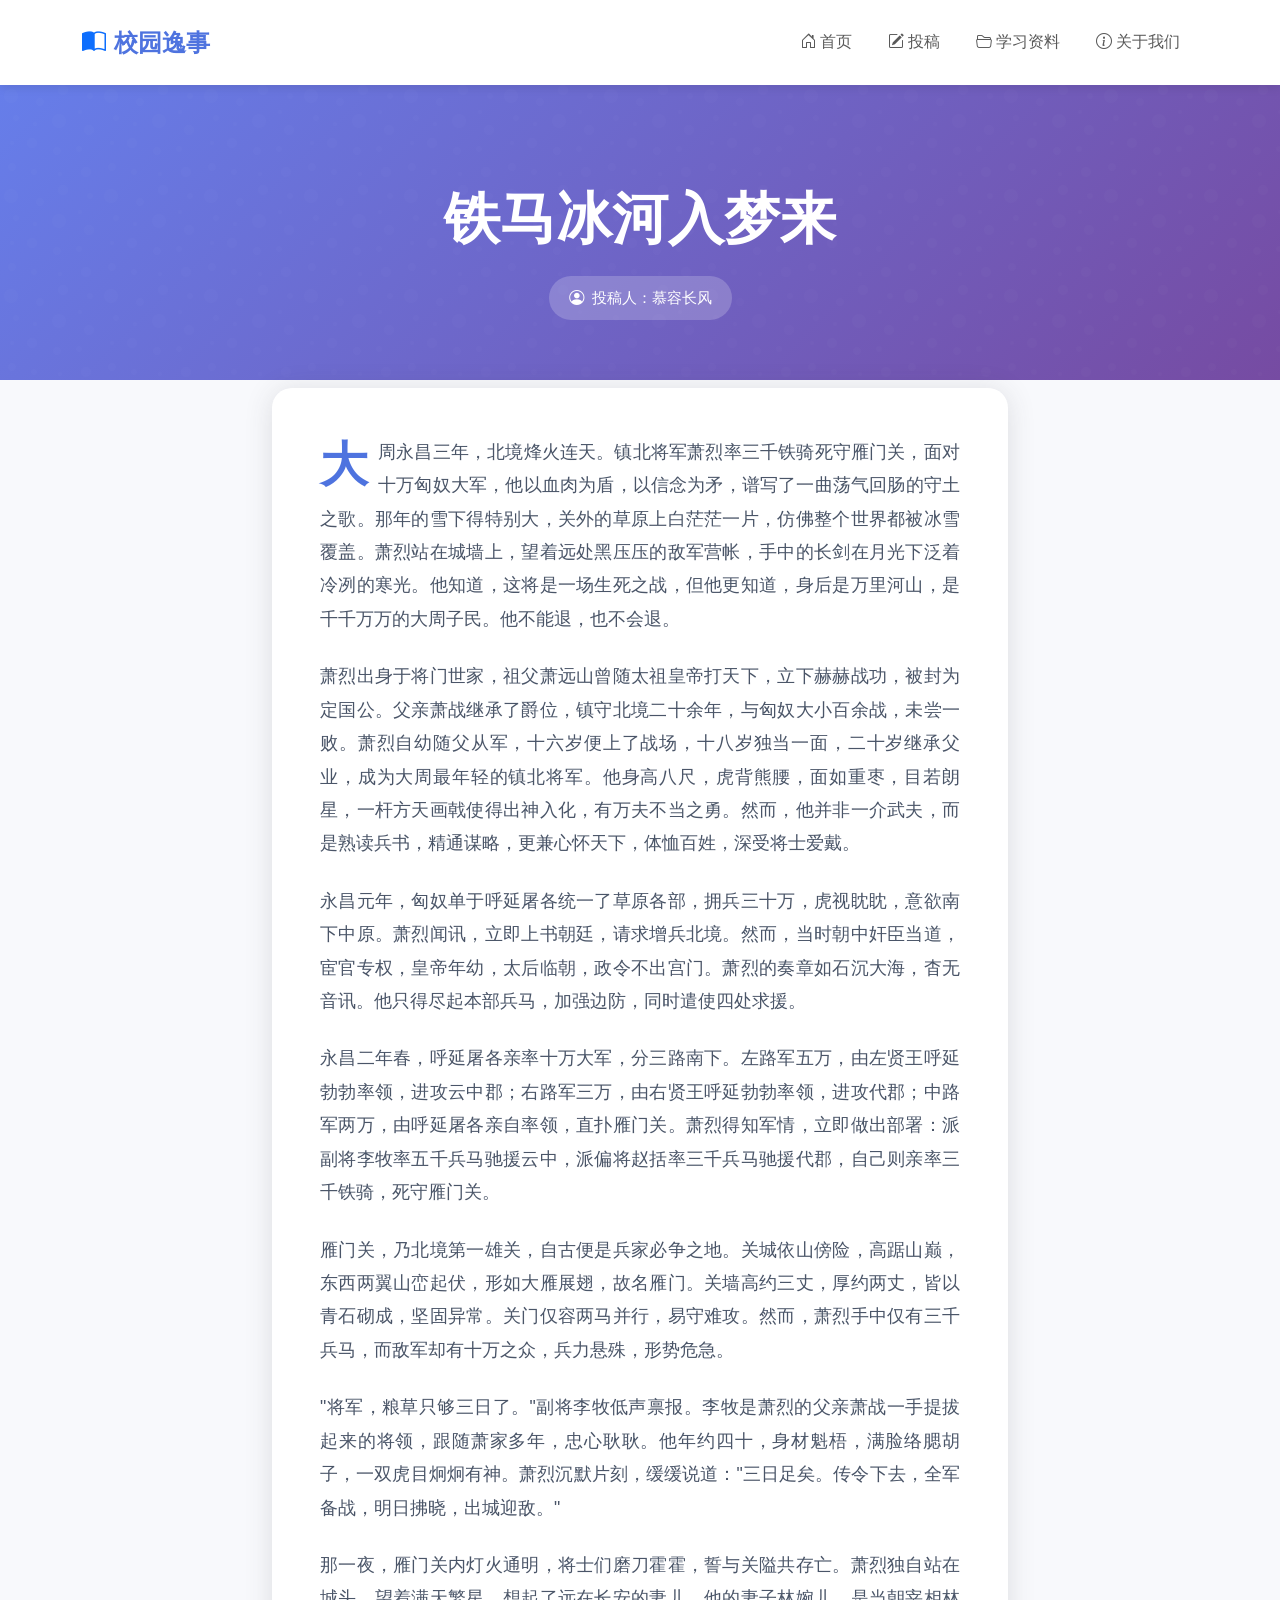
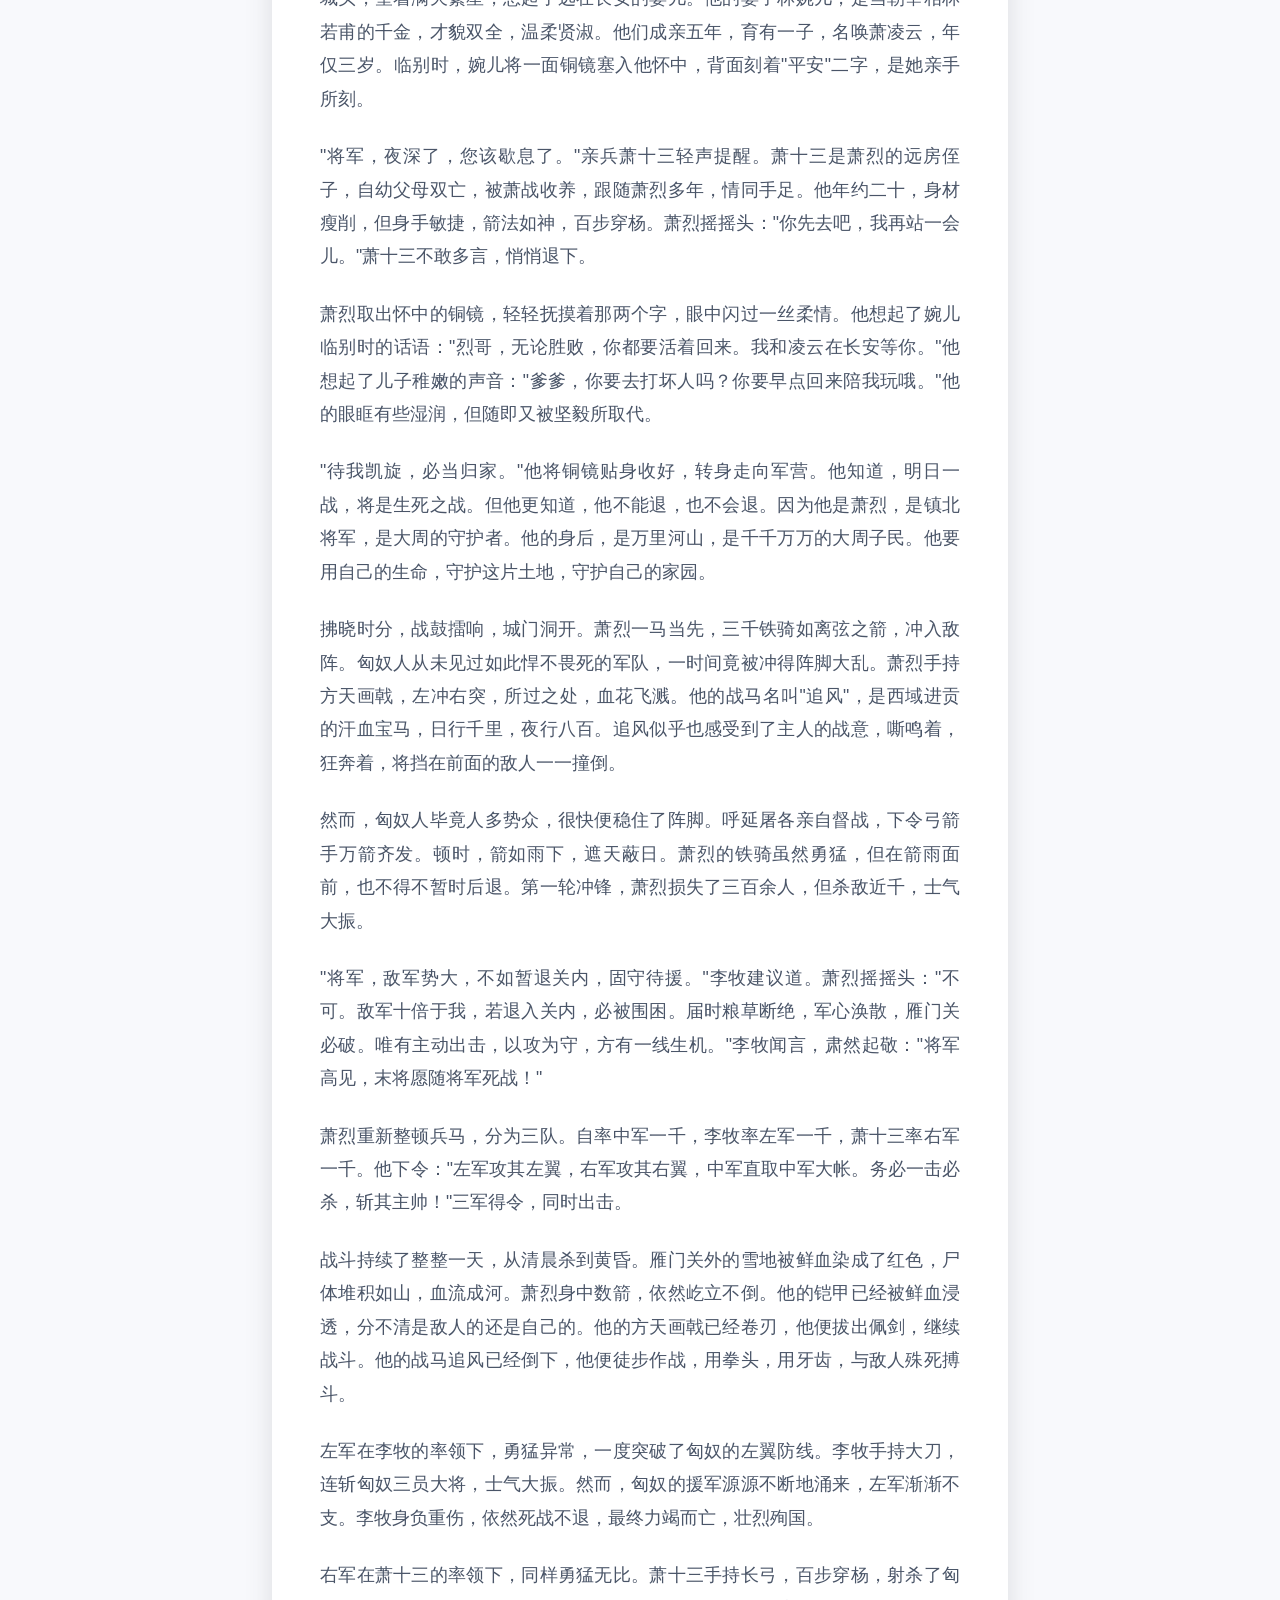
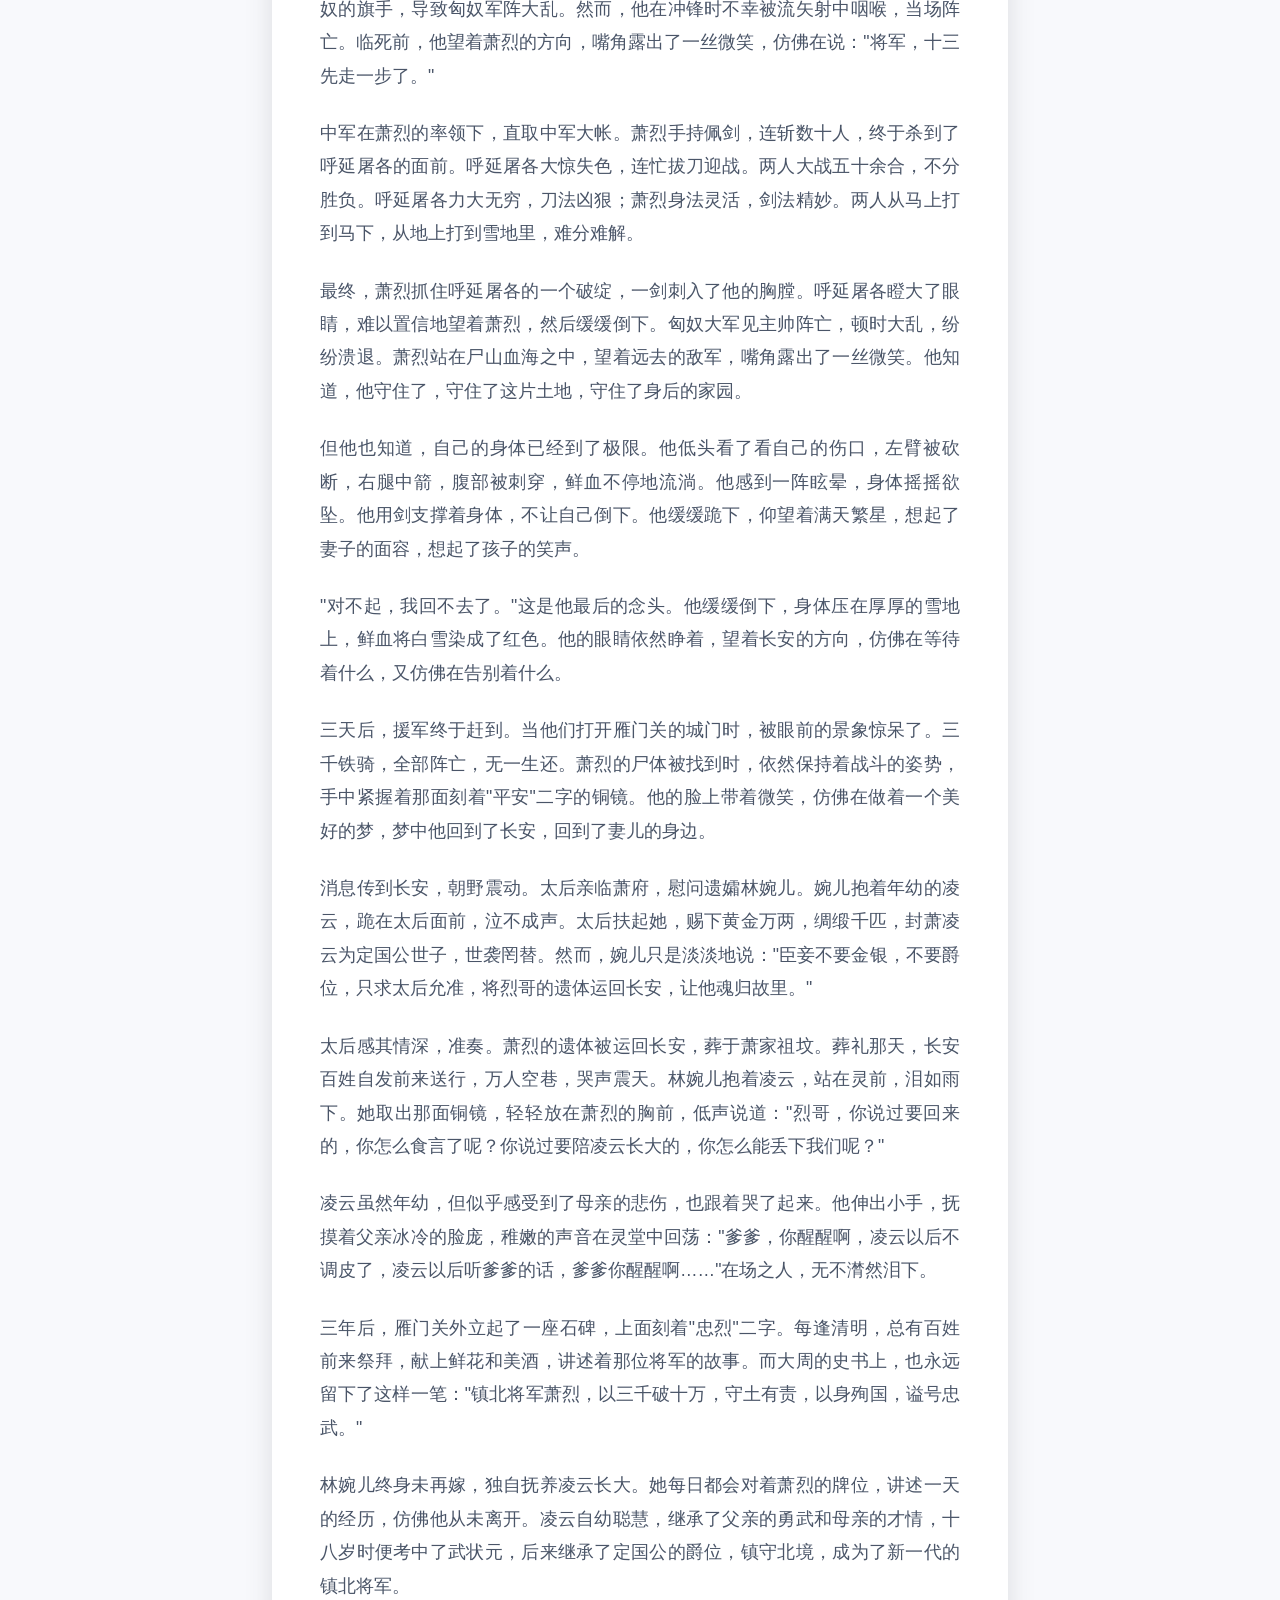
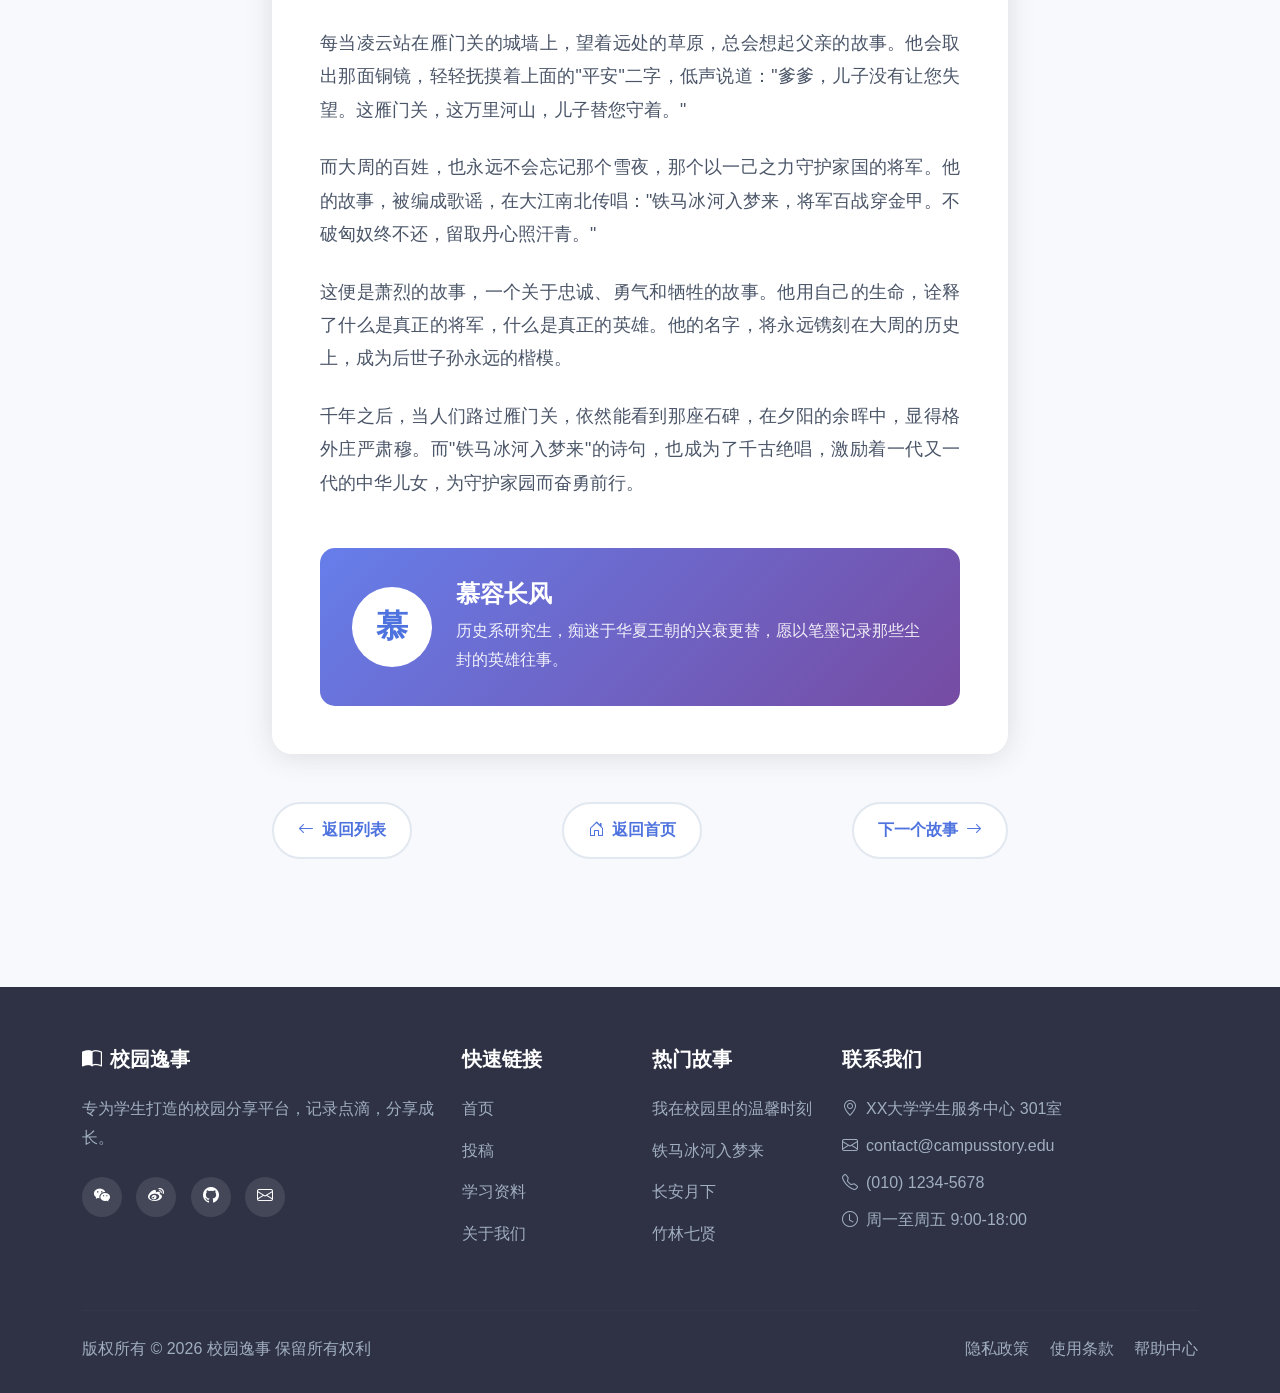
<file: 1.校园逸事网页/html副页/story5.html>
<!DOCTYPE html>
<html lang="zh-CN">
<head>
    <meta charset="UTF-8">
    <meta name="viewport" content="width=device-width, initial-scale=1.0">
    <title>铁马冰河入梦来 - 校园逸事</title>
    <link href="css/bootstrap.min.css" rel="stylesheet">
    <link rel="stylesheet" href="https://cdn.jsdelivr.net/npm/bootstrap-icons@1.11.1/font/bootstrap-icons.css">
    <link rel="stylesheet" href="css/story1.css" />
</head>
<body>
    <div class="progress-container">
        <div class="progress-bar" id="progressBar"></div>
    </div>

    <nav class="navbar navbar-expand-lg navbar-light bg-white sticky-top">
        <div class="container">
            <a class="navbar-brand" href="index.html">
                <i class="bi bi-book-half me-2 text-primary"></i>校园逸事
            </a>
            <button class="navbar-toggler" type="button" data-bs-toggle="collapse" data-bs-target="#navbarNav">
                <span class="navbar-toggler-icon"></span>
            </button>
            <div class="collapse navbar-collapse" id="navbarNav">
                <ul class="navbar-nav ms-auto align-items-center">
                    <li class="nav-item"><a class="nav-link" href="index.html"><i class="bi bi-house-door me-1"></i>首页</a></li>
                    <li class="nav-item"><a class="nav-link" href="submit.html"><i class="bi bi-pencil-square me-1"></i>投稿</a></li>
                    <li class="nav-item"><a class="nav-link" href="learning.html"><i class="bi bi-folder2-open me-1"></i>学习资料</a></li>
                    <li class="nav-item"><a class="nav-link" href="about.html"><i class="bi bi-info-circle me-1"></i>关于我们</a></li>
                </ul>
            </div>
        </div>
    </nav>

    <section class="story-hero">
        <div class="container story-hero-content text-center animate-fade-in">
            <h1 class="display-4 fw-bold mb-4">铁马冰河入梦来</h1>
            <div class="story-meta">
                <i class="bi bi-person-circle"></i>
                <span>投稿人：慕容长风</span>
            </div>
        </div>
    </section>

    <main class="container py-5">
        <div class="row justify-content-center">
            <div class="col-lg-8">
                <article class="article-card animate-fade-in delay-1">
                    <div class="article-content">
                        <p>大周永昌三年，北境烽火连天。镇北将军萧烈率三千铁骑死守雁门关，面对十万匈奴大军，他以血肉为盾，以信念为矛，谱写了一曲荡气回肠的守土之歌。那年的雪下得特别大，关外的草原上白茫茫一片，仿佛整个世界都被冰雪覆盖。萧烈站在城墙上，望着远处黑压压的敌军营帐，手中的长剑在月光下泛着冷冽的寒光。他知道，这将是一场生死之战，但他更知道，身后是万里河山，是千千万万的大周子民。他不能退，也不会退。</p>

                        <p>萧烈出身于将门世家，祖父萧远山曾随太祖皇帝打天下，立下赫赫战功，被封为定国公。父亲萧战继承了爵位，镇守北境二十余年，与匈奴大小百余战，未尝一败。萧烈自幼随父从军，十六岁便上了战场，十八岁独当一面，二十岁继承父业，成为大周最年轻的镇北将军。他身高八尺，虎背熊腰，面如重枣，目若朗星，一杆方天画戟使得出神入化，有万夫不当之勇。然而，他并非一介武夫，而是熟读兵书，精通谋略，更兼心怀天下，体恤百姓，深受将士爱戴。</p>

                        <p>永昌元年，匈奴单于呼延屠各统一了草原各部，拥兵三十万，虎视眈眈，意欲南下中原。萧烈闻讯，立即上书朝廷，请求增兵北境。然而，当时朝中奸臣当道，宦官专权，皇帝年幼，太后临朝，政令不出宫门。萧烈的奏章如石沉大海，杳无音讯。他只得尽起本部兵马，加强边防，同时遣使四处求援。</p>

                        <p>永昌二年春，呼延屠各亲率十万大军，分三路南下。左路军五万，由左贤王呼延勃勃率领，进攻云中郡；右路军三万，由右贤王呼延勃勃率领，进攻代郡；中路军两万，由呼延屠各亲自率领，直扑雁门关。萧烈得知军情，立即做出部署：派副将李牧率五千兵马驰援云中，派偏将赵括率三千兵马驰援代郡，自己则亲率三千铁骑，死守雁门关。</p>

                        <p>雁门关，乃北境第一雄关，自古便是兵家必争之地。关城依山傍险，高踞山巅，东西两翼山峦起伏，形如大雁展翅，故名雁门。关墙高约三丈，厚约两丈，皆以青石砌成，坚固异常。关门仅容两马并行，易守难攻。然而，萧烈手中仅有三千兵马，而敌军却有十万之众，兵力悬殊，形势危急。</p>

                        <p>"将军，粮草只够三日了。"副将李牧低声禀报。李牧是萧烈的父亲萧战一手提拔起来的将领，跟随萧家多年，忠心耿耿。他年约四十，身材魁梧，满脸络腮胡子，一双虎目炯炯有神。萧烈沉默片刻，缓缓说道："三日足矣。传令下去，全军备战，明日拂晓，出城迎敌。"</p>

                        <p>那一夜，雁门关内灯火通明，将士们磨刀霍霍，誓与关隘共存亡。萧烈独自站在城头，望着满天繁星，想起了远在长安的妻儿。他的妻子林婉儿，是当朝宰相林若甫的千金，才貌双全，温柔贤淑。他们成亲五年，育有一子，名唤萧凌云，年仅三岁。临别时，婉儿将一面铜镜塞入他怀中，背面刻着"平安"二字，是她亲手所刻。</p>

                        <p>"将军，夜深了，您该歇息了。"亲兵萧十三轻声提醒。萧十三是萧烈的远房侄子，自幼父母双亡，被萧战收养，跟随萧烈多年，情同手足。他年约二十，身材瘦削，但身手敏捷，箭法如神，百步穿杨。萧烈摇摇头："你先去吧，我再站一会儿。"萧十三不敢多言，悄悄退下。</p>

                        <p>萧烈取出怀中的铜镜，轻轻抚摸着那两个字，眼中闪过一丝柔情。他想起了婉儿临别时的话语："烈哥，无论胜败，你都要活着回来。我和凌云在长安等你。"他想起了儿子稚嫩的声音："爹爹，你要去打坏人吗？你要早点回来陪我玩哦。"他的眼眶有些湿润，但随即又被坚毅所取代。</p>

                        <p>"待我凯旋，必当归家。"他将铜镜贴身收好，转身走向军营。他知道，明日一战，将是生死之战。但他更知道，他不能退，也不会退。因为他是萧烈，是镇北将军，是大周的守护者。他的身后，是万里河山，是千千万万的大周子民。他要用自己的生命，守护这片土地，守护自己的家园。</p>

                        <p>拂晓时分，战鼓擂响，城门洞开。萧烈一马当先，三千铁骑如离弦之箭，冲入敌阵。匈奴人从未见过如此悍不畏死的军队，一时间竟被冲得阵脚大乱。萧烈手持方天画戟，左冲右突，所过之处，血花飞溅。他的战马名叫"追风"，是西域进贡的汗血宝马，日行千里，夜行八百。追风似乎也感受到了主人的战意，嘶鸣着，狂奔着，将挡在前面的敌人一一撞倒。</p>

                        <p>然而，匈奴人毕竟人多势众，很快便稳住了阵脚。呼延屠各亲自督战，下令弓箭手万箭齐发。顿时，箭如雨下，遮天蔽日。萧烈的铁骑虽然勇猛，但在箭雨面前，也不得不暂时后退。第一轮冲锋，萧烈损失了三百余人，但杀敌近千，士气大振。</p>

                        <p>"将军，敌军势大，不如暂退关内，固守待援。"李牧建议道。萧烈摇摇头："不可。敌军十倍于我，若退入关内，必被围困。届时粮草断绝，军心涣散，雁门关必破。唯有主动出击，以攻为守，方有一线生机。"李牧闻言，肃然起敬："将军高见，末将愿随将军死战！"</p>

                        <p>萧烈重新整顿兵马，分为三队。自率中军一千，李牧率左军一千，萧十三率右军一千。他下令："左军攻其左翼，右军攻其右翼，中军直取中军大帐。务必一击必杀，斩其主帅！"三军得令，同时出击。</p>

                        <p>战斗持续了整整一天，从清晨杀到黄昏。雁门关外的雪地被鲜血染成了红色，尸体堆积如山，血流成河。萧烈身中数箭，依然屹立不倒。他的铠甲已经被鲜血浸透，分不清是敌人的还是自己的。他的方天画戟已经卷刃，他便拔出佩剑，继续战斗。他的战马追风已经倒下，他便徒步作战，用拳头，用牙齿，与敌人殊死搏斗。</p>

                        <p>左军在李牧的率领下，勇猛异常，一度突破了匈奴的左翼防线。李牧手持大刀，连斩匈奴三员大将，士气大振。然而，匈奴的援军源源不断地涌来，左军渐渐不支。李牧身负重伤，依然死战不退，最终力竭而亡，壮烈殉国。</p>

                        <p>右军在萧十三的率领下，同样勇猛无比。萧十三手持长弓，百步穿杨，射杀了匈奴的旗手，导致匈奴军阵大乱。然而，他在冲锋时不幸被流矢射中咽喉，当场阵亡。临死前，他望着萧烈的方向，嘴角露出了一丝微笑，仿佛在说："将军，十三先走一步了。"</p>

                        <p>中军在萧烈的率领下，直取中军大帐。萧烈手持佩剑，连斩数十人，终于杀到了呼延屠各的面前。呼延屠各大惊失色，连忙拔刀迎战。两人大战五十余合，不分胜负。呼延屠各力大无穷，刀法凶狠；萧烈身法灵活，剑法精妙。两人从马上打到马下，从地上打到雪地里，难分难解。</p>

                        <p>最终，萧烈抓住呼延屠各的一个破绽，一剑刺入了他的胸膛。呼延屠各瞪大了眼睛，难以置信地望着萧烈，然后缓缓倒下。匈奴大军见主帅阵亡，顿时大乱，纷纷溃退。萧烈站在尸山血海之中，望着远去的敌军，嘴角露出了一丝微笑。他知道，他守住了，守住了这片土地，守住了身后的家园。</p>

                        <p>但他也知道，自己的身体已经到了极限。他低头看了看自己的伤口，左臂被砍断，右腿中箭，腹部被刺穿，鲜血不停地流淌。他感到一阵眩晕，身体摇摇欲坠。他用剑支撑着身体，不让自己倒下。他缓缓跪下，仰望着满天繁星，想起了妻子的面容，想起了孩子的笑声。</p>

                        <p>"对不起，我回不去了。"这是他最后的念头。他缓缓倒下，身体压在厚厚的雪地上，鲜血将白雪染成了红色。他的眼睛依然睁着，望着长安的方向，仿佛在等待着什么，又仿佛在告别着什么。</p>

                        <p>三天后，援军终于赶到。当他们打开雁门关的城门时，被眼前的景象惊呆了。三千铁骑，全部阵亡，无一生还。萧烈的尸体被找到时，依然保持着战斗的姿势，手中紧握着那面刻着"平安"二字的铜镜。他的脸上带着微笑，仿佛在做着一个美好的梦，梦中他回到了长安，回到了妻儿的身边。</p>

                        <p>消息传到长安，朝野震动。太后亲临萧府，慰问遗孀林婉儿。婉儿抱着年幼的凌云，跪在太后面前，泣不成声。太后扶起她，赐下黄金万两，绸缎千匹，封萧凌云为定国公世子，世袭罔替。然而，婉儿只是淡淡地说："臣妾不要金银，不要爵位，只求太后允准，将烈哥的遗体运回长安，让他魂归故里。"</p>

                        <p>太后感其情深，准奏。萧烈的遗体被运回长安，葬于萧家祖坟。葬礼那天，长安百姓自发前来送行，万人空巷，哭声震天。林婉儿抱着凌云，站在灵前，泪如雨下。她取出那面铜镜，轻轻放在萧烈的胸前，低声说道："烈哥，你说过要回来的，你怎么食言了呢？你说过要陪凌云长大的，你怎么能丢下我们呢？"</p>

                        <p>凌云虽然年幼，但似乎感受到了母亲的悲伤，也跟着哭了起来。他伸出小手，抚摸着父亲冰冷的脸庞，稚嫩的声音在灵堂中回荡："爹爹，你醒醒啊，凌云以后不调皮了，凌云以后听爹爹的话，爹爹你醒醒啊……"在场之人，无不潸然泪下。</p>

                        <p>三年后，雁门关外立起了一座石碑，上面刻着"忠烈"二字。每逢清明，总有百姓前来祭拜，献上鲜花和美酒，讲述着那位将军的故事。而大周的史书上，也永远留下了这样一笔："镇北将军萧烈，以三千破十万，守土有责，以身殉国，谥号忠武。"</p>

                        <p>林婉儿终身未再嫁，独自抚养凌云长大。她每日都会对着萧烈的牌位，讲述一天的经历，仿佛他从未离开。凌云自幼聪慧，继承了父亲的勇武和母亲的才情，十八岁时便考中了武状元，后来继承了定国公的爵位，镇守北境，成为了新一代的镇北将军。</p>

                        <p>每当凌云站在雁门关的城墙上，望着远处的草原，总会想起父亲的故事。他会取出那面铜镜，轻轻抚摸着上面的"平安"二字，低声说道："爹爹，儿子没有让您失望。这雁门关，这万里河山，儿子替您守着。"</p>

                        <p>而大周的百姓，也永远不会忘记那个雪夜，那个以一己之力守护家国的将军。他的故事，被编成歌谣，在大江南北传唱："铁马冰河入梦来，将军百战穿金甲。不破匈奴终不还，留取丹心照汗青。"</p>

                        <p>这便是萧烈的故事，一个关于忠诚、勇气和牺牲的故事。他用自己的生命，诠释了什么是真正的将军，什么是真正的英雄。他的名字，将永远镌刻在大周的历史上，成为后世子孙永远的楷模。</p>

                        <p>千年之后，当人们路过雁门关，依然能看到那座石碑，在夕阳的余晖中，显得格外庄严肃穆。而"铁马冰河入梦来"的诗句，也成为了千古绝唱，激励着一代又一代的中华儿女，为守护家园而奋勇前行。</p>
                    </div>

                    <div class="author-card">
                        <div class="author-avatar">慕</div>
                        <div class="author-info">
                            <h4>慕容长风</h4>
                            <p>历史系研究生，痴迷于华夏王朝的兴衰更替，愿以笔墨记录那些尘封的英雄往事。</p>
                        </div>
                    </div>
                </article>

                <div class="nav-buttons animate-fade-in delay-2">
                    <a href="all.html" class="btn-nav"><i class="bi bi-arrow-left"></i>返回列表</a>
                    <a href="index.html" class="btn-nav"><i class="bi bi-house-door"></i>返回首页</a>
                    <a href="story6.html" class="btn-nav next">下一个故事<i class="bi bi-arrow-right"></i></a>
                </div>
            </div>
        </div>
    </main>

    <footer class="footer">
        <div class="container">
            <div class="row">
                <div class="col-lg-4 mb-4">
                    <h5><i class="bi bi-book-half me-2"></i>校园逸事</h5>
                    <p class="mb-4">专为学生打造的校园分享平台，记录点滴，分享成长。</p>
                    <div class="social-links">
                        <a href="#" class="social-icon"><i class="bi bi-wechat"></i></a>
                        <a href="#" class="social-icon"><i class="bi bi-sina-weibo"></i></a>
                        <a href="#" class="social-icon"><i class="bi bi-github"></i></a>
                        <a href="#" class="social-icon"><i class="bi bi-envelope"></i></a>
                    </div>
                </div>
                <div class="col-lg-2 col-md-6 mb-4">
                    <h5>快速链接</h5>
                    <a href="index.html" class="footer-link">首页</a>
                    <a href="submit.html" class="footer-link">投稿</a>
                    <a href="learning.html" class="footer-link">学习资料</a>
                    <a href="about.html" class="footer-link">关于我们</a>
                </div>
                <div class="col-lg-2 col-md-6 mb-4">
                    <h5>热门故事</h5>
                    <a href="story1.html" class="footer-link">我在校园里的温馨时刻</a>
                    <a href="story5.html" class="footer-link">铁马冰河入梦来</a>
                    <a href="story6.html" class="footer-link">长安月下</a>
                    <a href="story7.html" class="footer-link">竹林七贤</a>
                </div>
                <div class="col-lg-4 col-md-6 mb-4">
                    <h5>联系我们</h5>
                    <p class="mb-2"><i class="bi bi-geo-alt me-2"></i>XX大学学生服务中心 301室</p>
                    <p class="mb-2"><i class="bi bi-envelope me-2"></i>contact@campusstory.edu</p>
                    <p class="mb-2"><i class="bi bi-telephone me-2"></i>(010) 1234-5678</p>
                    <p class="mb-0"><i class="bi bi-clock me-2"></i>周一至周五 9:00-18:00</p>
                </div>
            </div>
            <hr class="my-4" style="border-color: rgba(255,255,255,0.1);">
            <div class="row align-items-center">
                <div class="col-md-6 text-center text-md-start">
                    <p class="mb-0">版权所有 © 2026 校园逸事 保留所有权利</p>
                </div>
                <div class="col-md-6 text-center text-md-end mt-3 mt-md-0">
                    <a href="#" class="footer-link d-inline me-3">隐私政策</a>
                    <a href="#" class="footer-link d-inline me-3">使用条款</a>
                    <a href="#" class="footer-link d-inline">帮助中心</a>
                </div>
            </div>
        </div>
    </footer>

    <script src="js/bootstrap.bundle.min.js"></script>
    <script>
        const observerOptions = { threshold: 0.1, rootMargin: "0px 0px -50px 0px" };
        const observer = new IntersectionObserver((entries) => {
            entries.forEach(entry => {
                if (entry.isIntersecting) {
                    entry.target.style.opacity = "1";
                    entry.target.style.transform = "translateY(0)";
                }
            });
        }, observerOptions);
        document.querySelectorAll('.animate-fade-in').forEach((el) => {
            el.style.opacity = "0";
            el.style.transform = "translateY(30px)";
            el.style.transition = "all 0.8s ease-out";
            observer.observe(el);
        });
        window.addEventListener('scroll', function() {
            const navbar = document.querySelector('.navbar');
            if (window.scrollY > 50) navbar.classList.add('shadow-sm');
            else navbar.classList.remove('shadow-sm');
        });
        window.addEventListener('scroll', function() {
            const winScroll = document.body.scrollTop || document.documentElement.scrollTop;
            const height = document.documentElement.scrollHeight - document.documentElement.clientHeight;
            const scrolled = (winScroll / height) * 100;
            document.getElementById("progressBar").style.width = scrolled + "%";
        });
    </script>
</body>
</html>
</file>
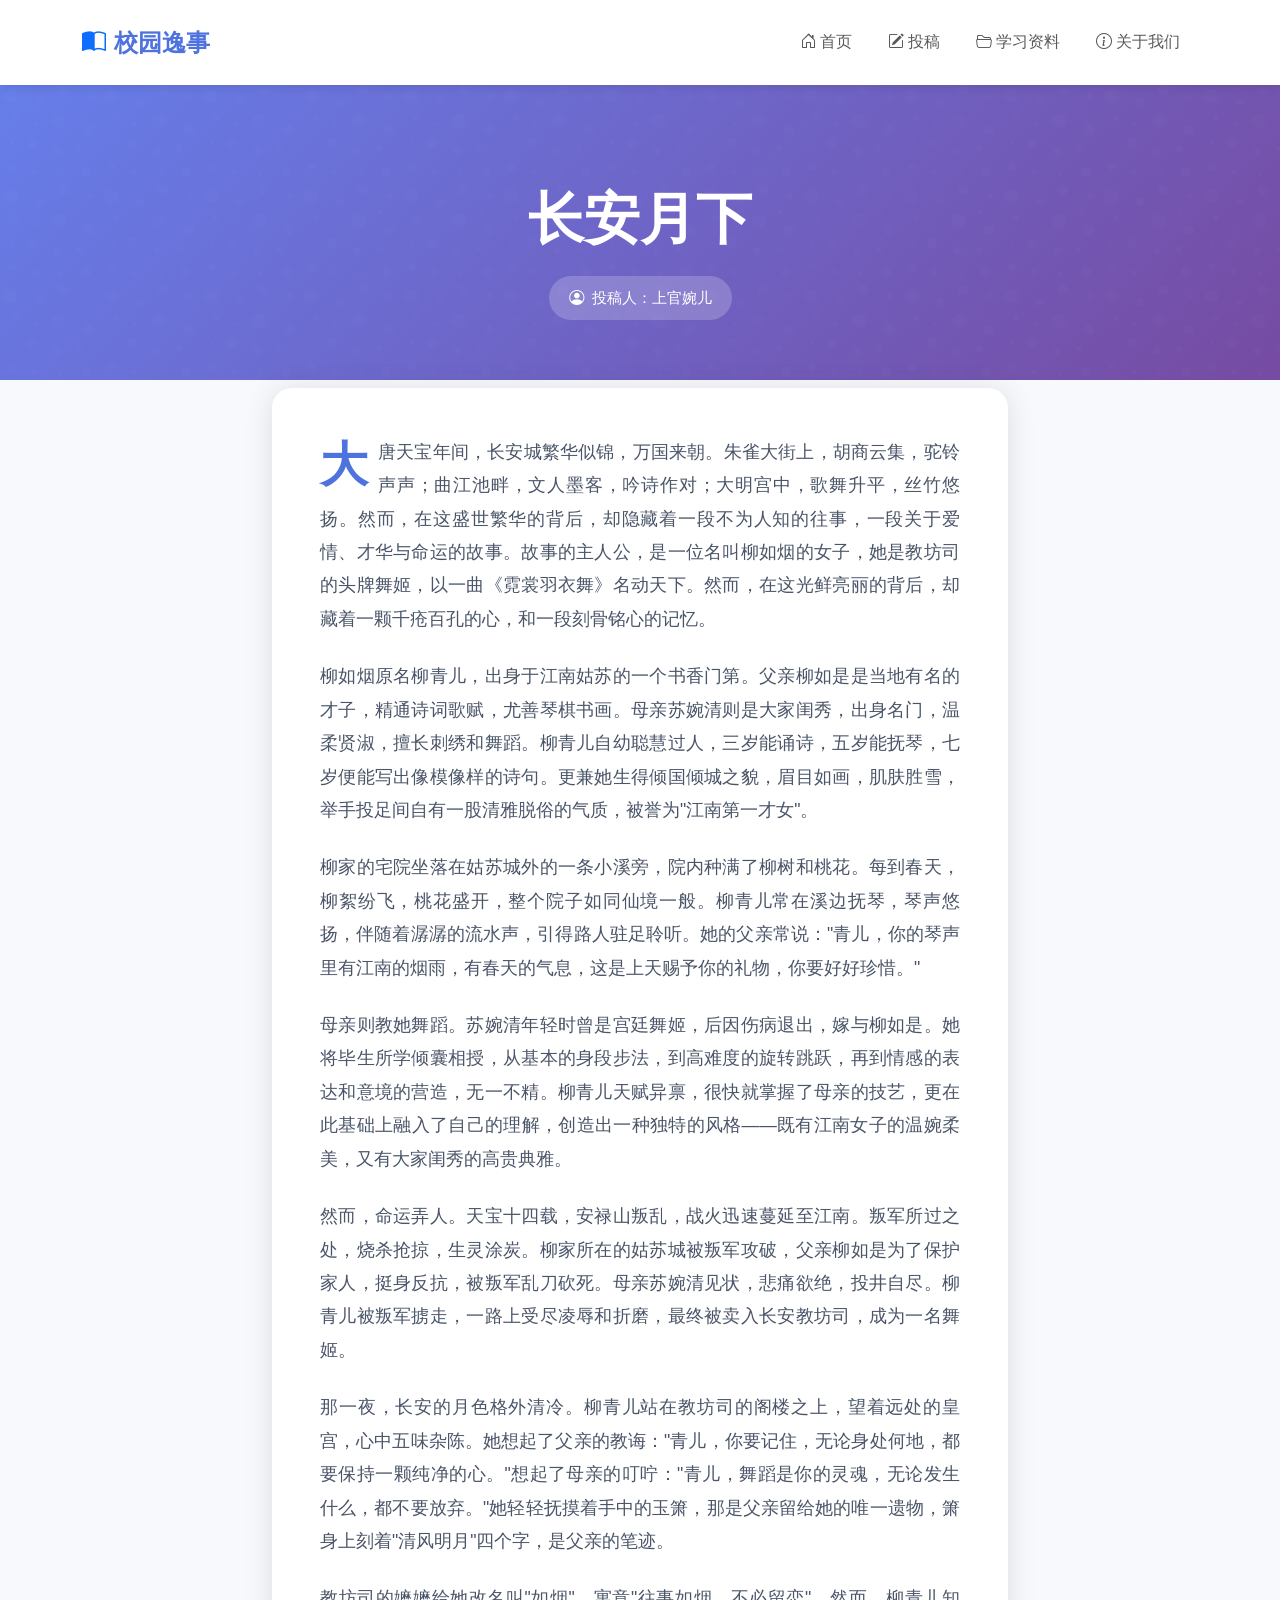
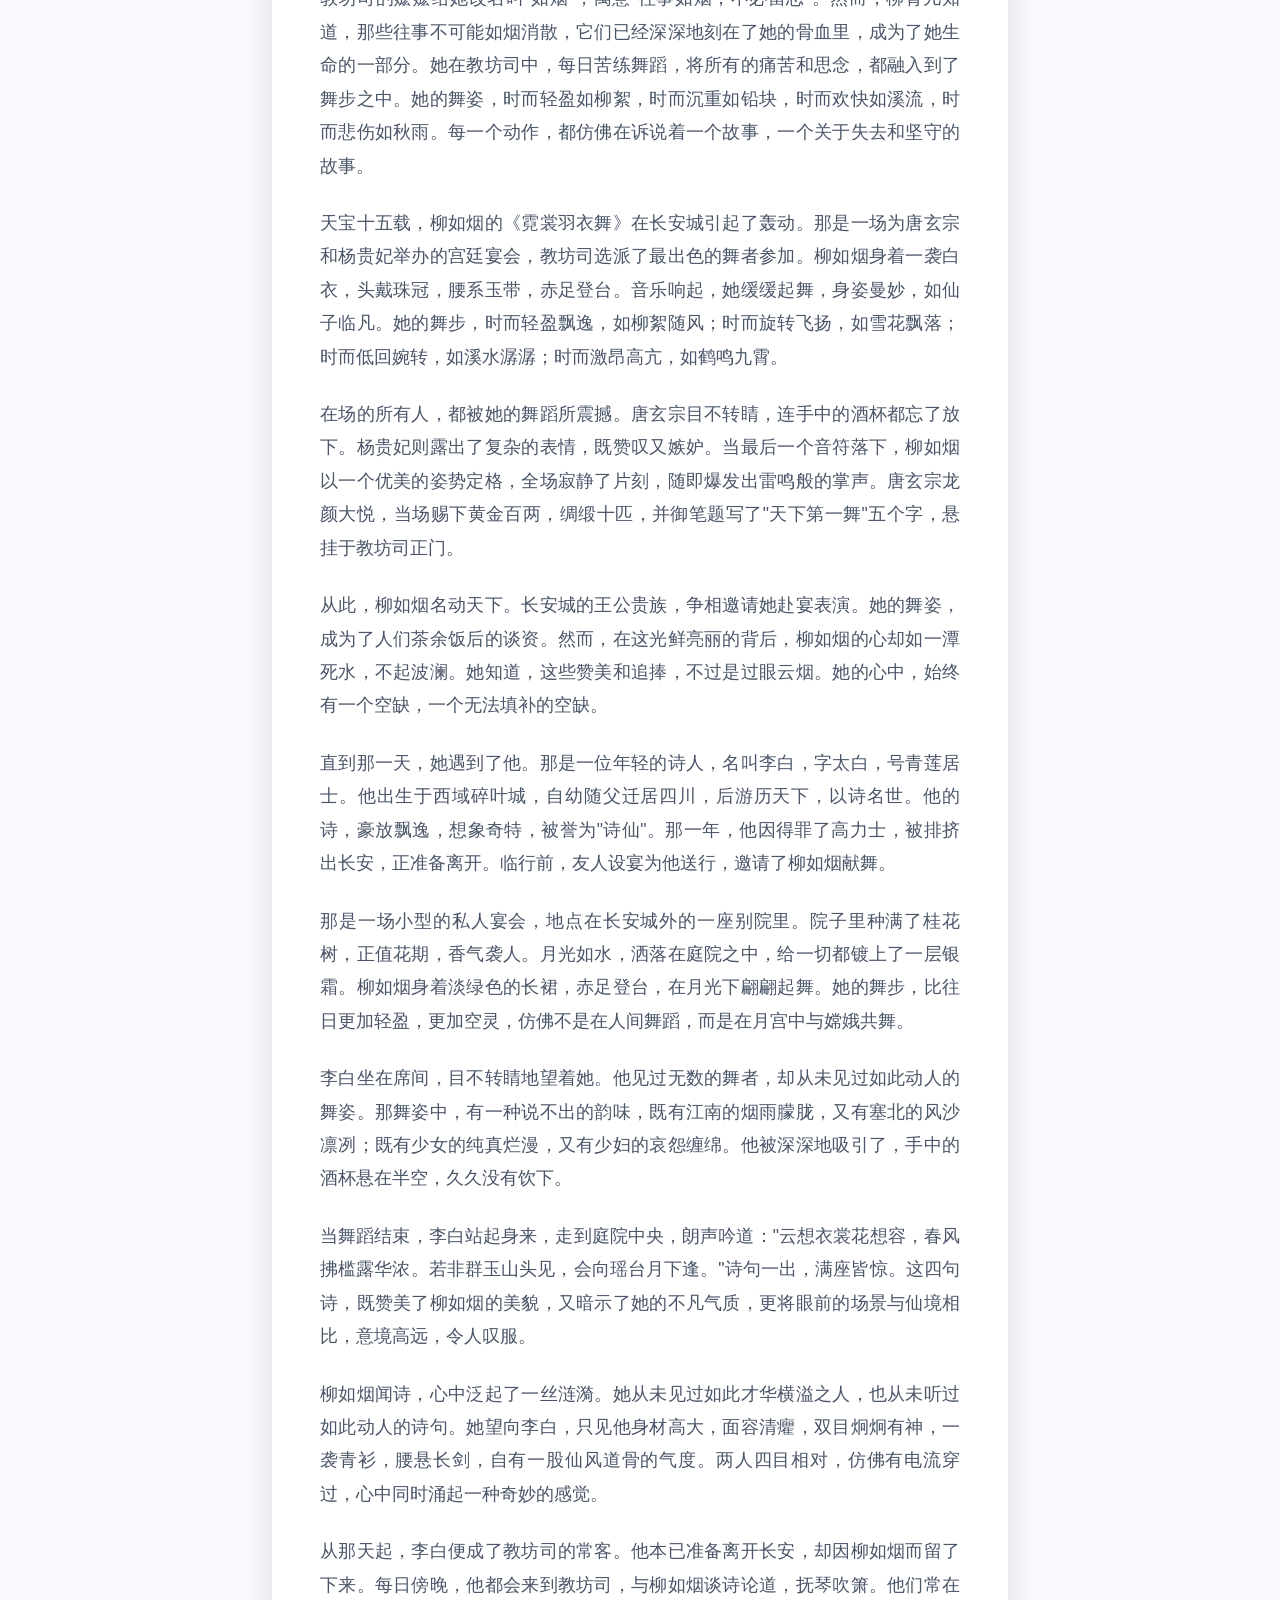
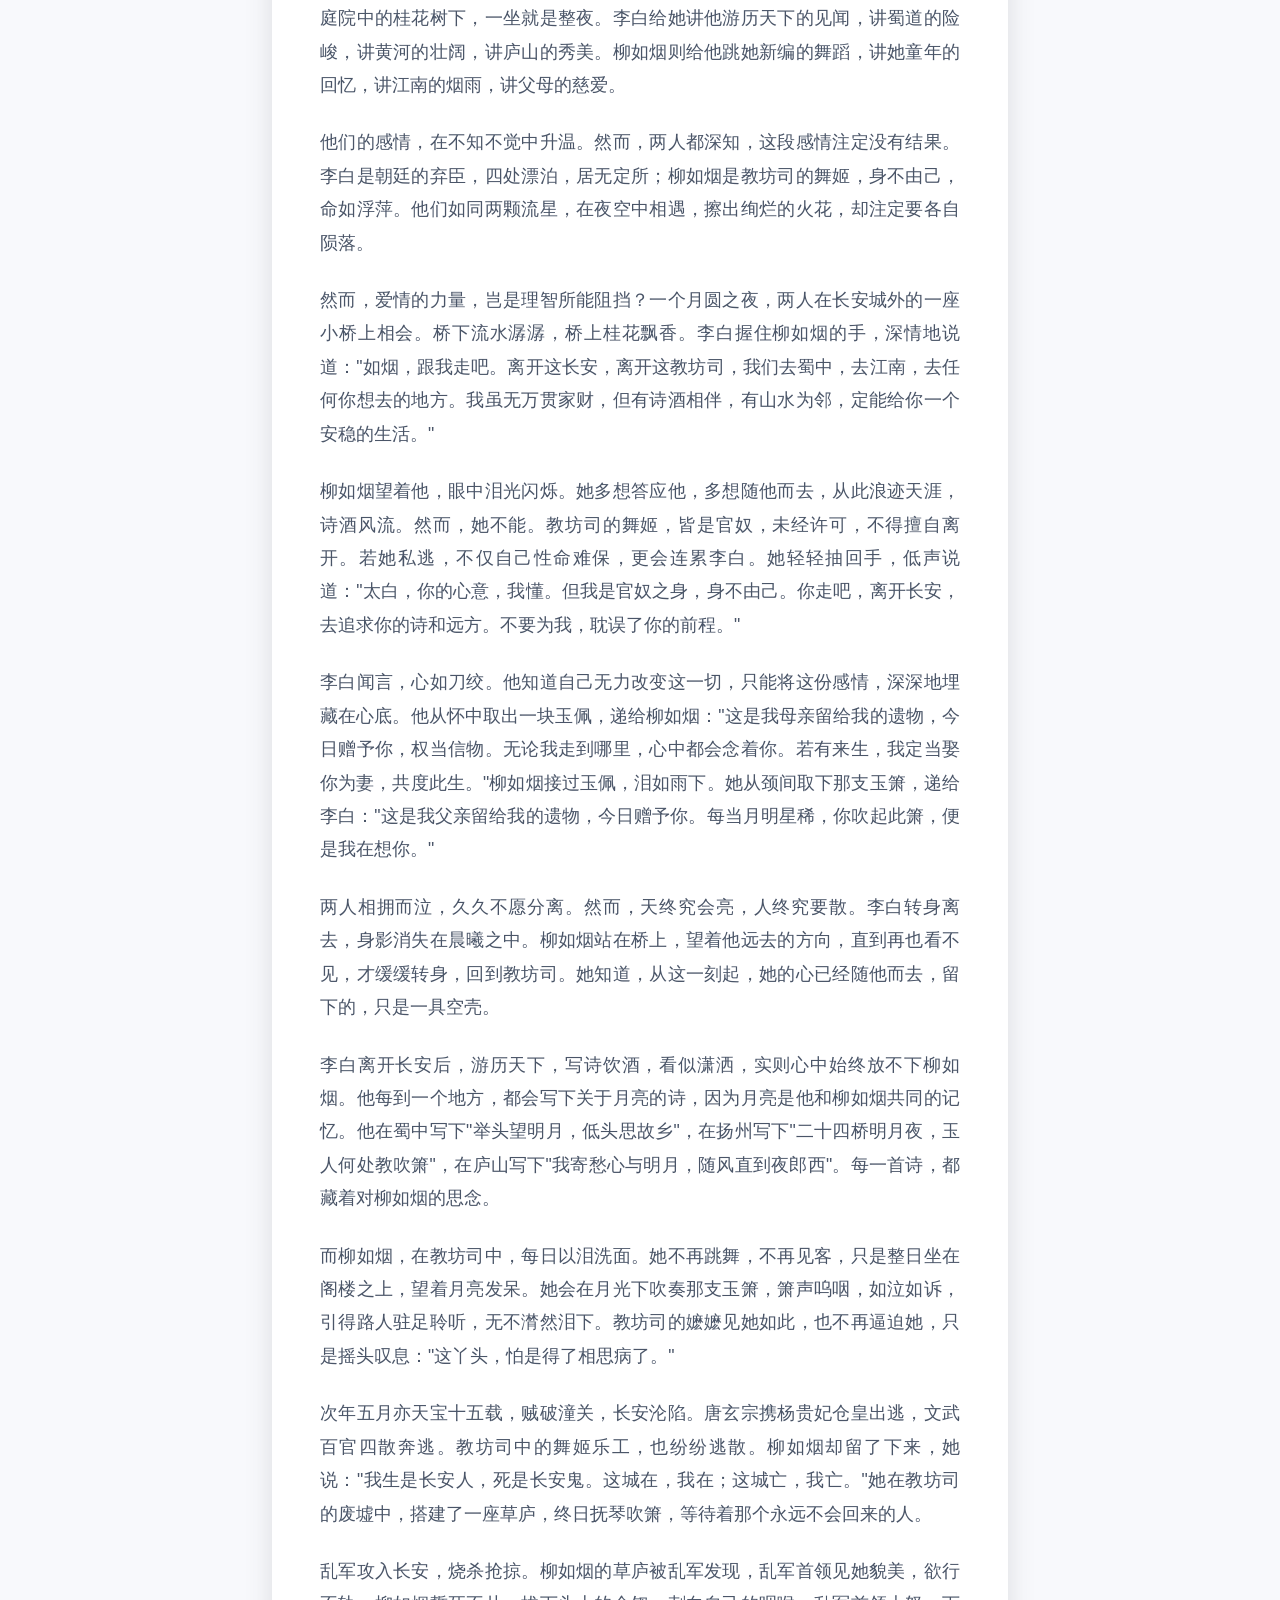
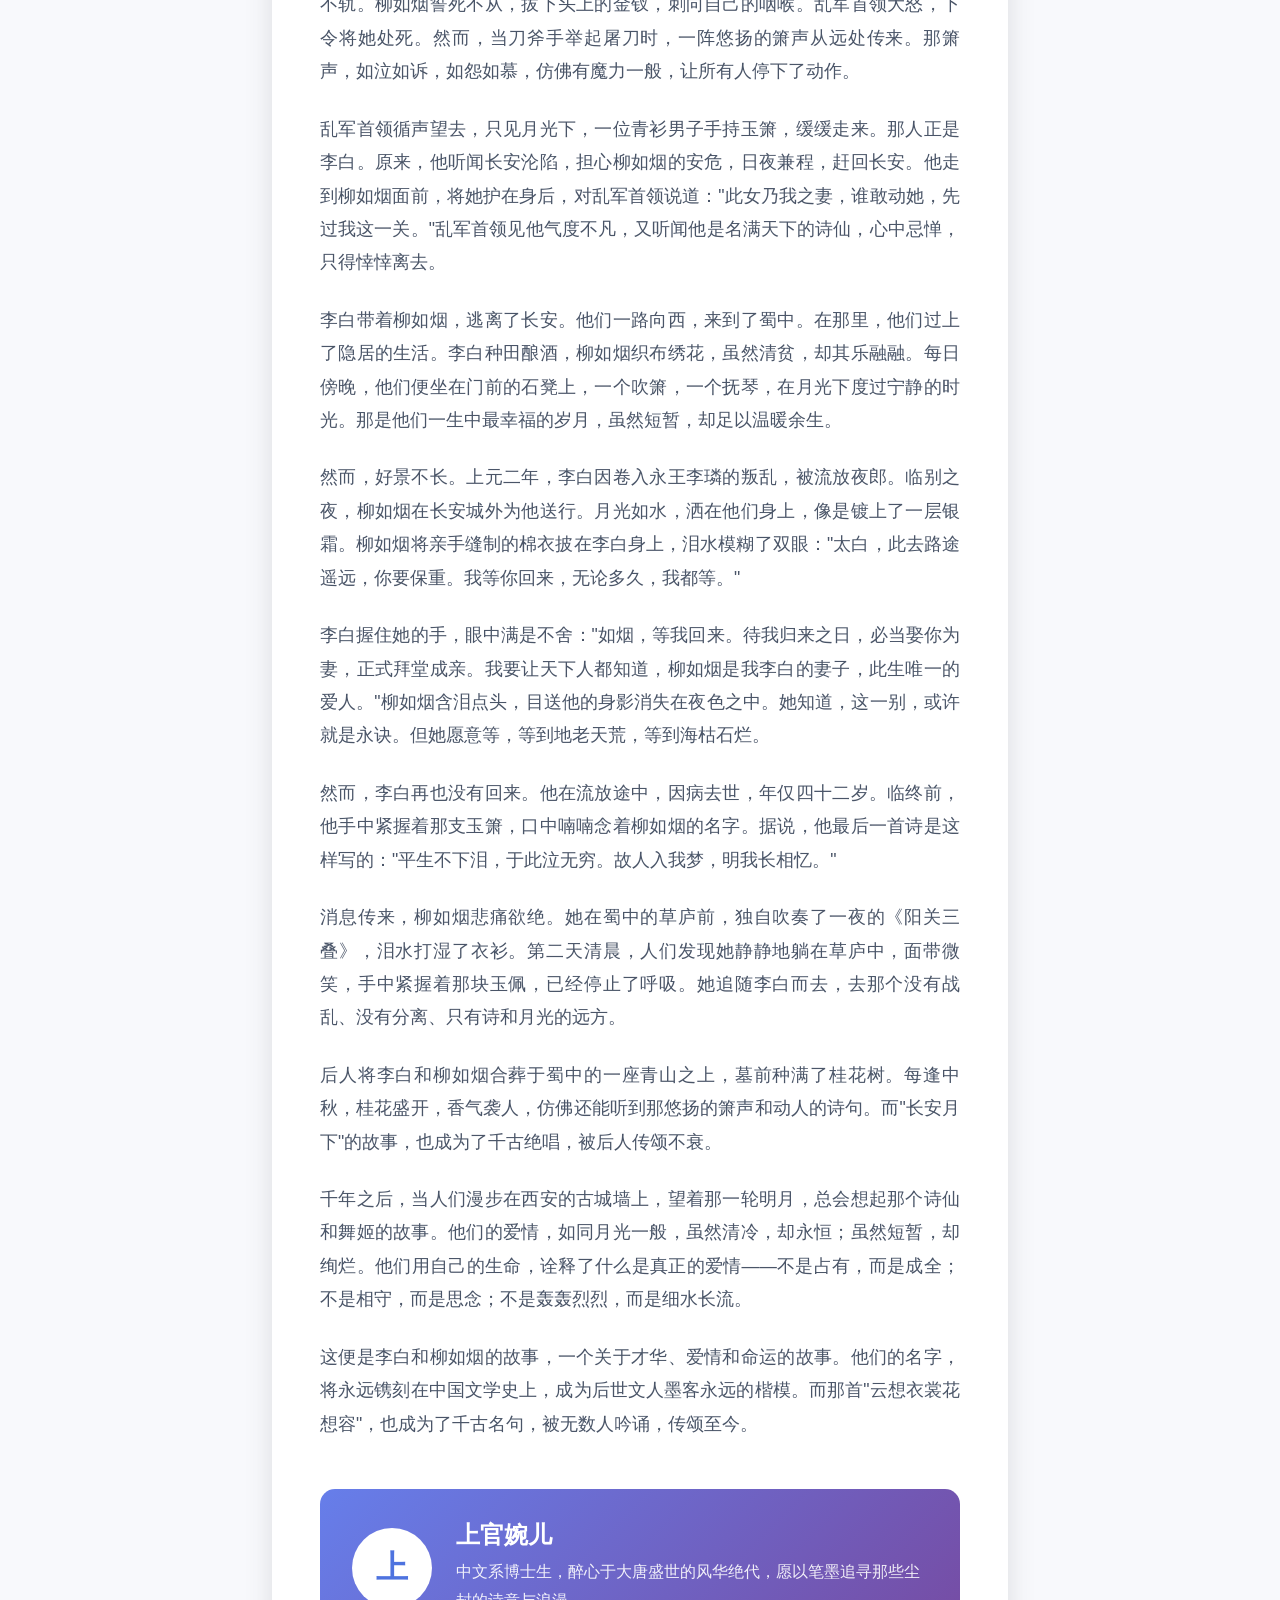
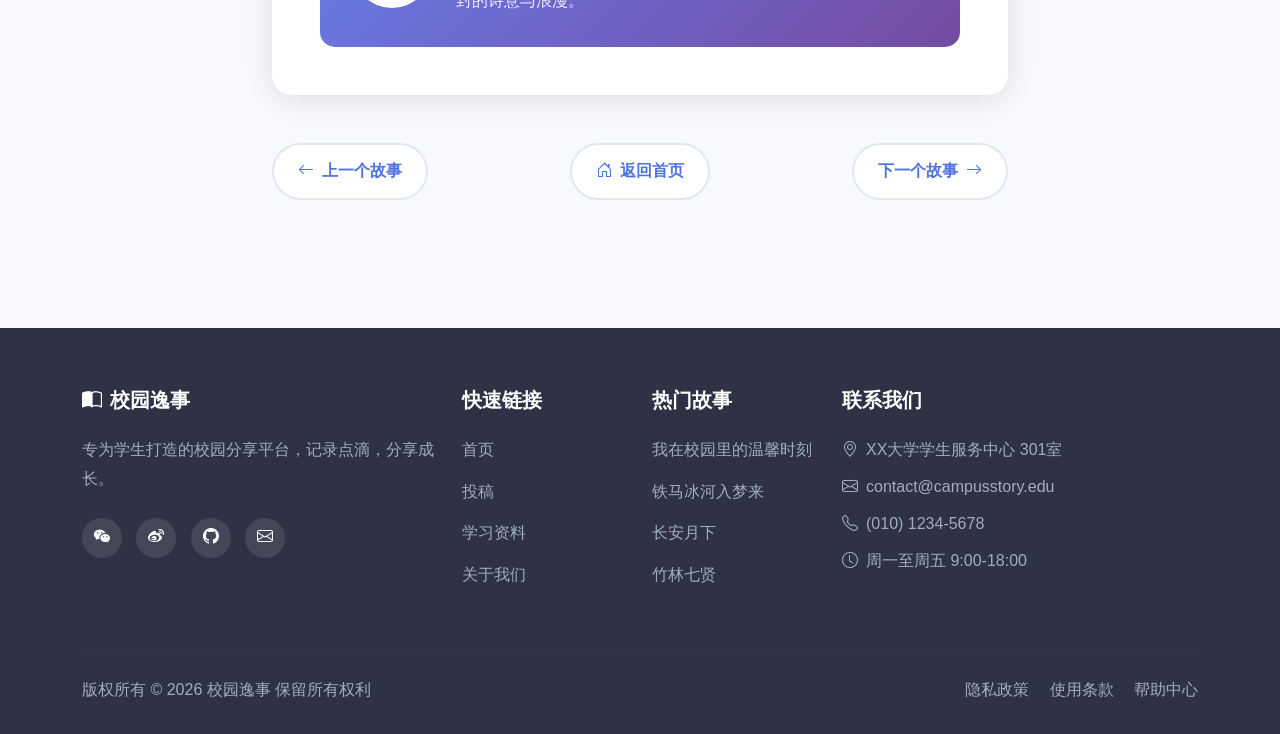
<file: 1.校园逸事网页/html副页/story6.html>
<!DOCTYPE html>
<html lang="zh-CN">
<head>
    <meta charset="UTF-8">
    <meta name="viewport" content="width=device-width, initial-scale=1.0">
    <title>长安月下 - 校园逸事</title>
    <link href="css/bootstrap.min.css" rel="stylesheet">
    <link rel="stylesheet" href="https://cdn.jsdelivr.net/npm/bootstrap-icons@1.11.1/font/bootstrap-icons.css">
    <link rel="stylesheet" href="css/story1.css" />
</head>
<body>
    <div class="progress-container">
        <div class="progress-bar" id="progressBar"></div>
    </div>

    <nav class="navbar navbar-expand-lg navbar-light bg-white sticky-top">
        <div class="container">
            <a class="navbar-brand" href="index.html">
                <i class="bi bi-book-half me-2 text-primary"></i>校园逸事
            </a>
            <button class="navbar-toggler" type="button" data-bs-toggle="collapse" data-bs-target="#navbarNav">
                <span class="navbar-toggler-icon"></span>
            </button>
            <div class="collapse navbar-collapse" id="navbarNav">
                <ul class="navbar-nav ms-auto align-items-center">
                    <li class="nav-item"><a class="nav-link" href="index.html"><i class="bi bi-house-door me-1"></i>首页</a></li>
                    <li class="nav-item"><a class="nav-link" href="submit.html"><i class="bi bi-pencil-square me-1"></i>投稿</a></li>
                    <li class="nav-item"><a class="nav-link" href="learning.html"><i class="bi bi-folder2-open me-1"></i>学习资料</a></li>
                    <li class="nav-item"><a class="nav-link" href="about.html"><i class="bi bi-info-circle me-1"></i>关于我们</a></li>
                </ul>
            </div>
        </div>
    </nav>

    <section class="story-hero">
        <div class="container story-hero-content text-center animate-fade-in">
            <h1 class="display-4 fw-bold mb-4">长安月下</h1>
            <div class="story-meta">
                <i class="bi bi-person-circle"></i>
                <span>投稿人：上官婉儿</span>
            </div>
        </div>
    </section>

    <main class="container py-5">
        <div class="row justify-content-center">
            <div class="col-lg-8">
                <article class="article-card animate-fade-in delay-1">
                    <div class="article-content">
                        <p>大唐天宝年间，长安城繁华似锦，万国来朝。朱雀大街上，胡商云集，驼铃声声；曲江池畔，文人墨客，吟诗作对；大明宫中，歌舞升平，丝竹悠扬。然而，在这盛世繁华的背后，却隐藏着一段不为人知的往事，一段关于爱情、才华与命运的故事。故事的主人公，是一位名叫柳如烟的女子，她是教坊司的头牌舞姬，以一曲《霓裳羽衣舞》名动天下。然而，在这光鲜亮丽的背后，却藏着一颗千疮百孔的心，和一段刻骨铭心的记忆。</p>

                        <p>柳如烟原名柳青儿，出身于江南姑苏的一个书香门第。父亲柳如是是当地有名的才子，精通诗词歌赋，尤善琴棋书画。母亲苏婉清则是大家闺秀，出身名门，温柔贤淑，擅长刺绣和舞蹈。柳青儿自幼聪慧过人，三岁能诵诗，五岁能抚琴，七岁便能写出像模像样的诗句。更兼她生得倾国倾城之貌，眉目如画，肌肤胜雪，举手投足间自有一股清雅脱俗的气质，被誉为"江南第一才女"。</p>

                        <p>柳家的宅院坐落在姑苏城外的一条小溪旁，院内种满了柳树和桃花。每到春天，柳絮纷飞，桃花盛开，整个院子如同仙境一般。柳青儿常在溪边抚琴，琴声悠扬，伴随着潺潺的流水声，引得路人驻足聆听。她的父亲常说："青儿，你的琴声里有江南的烟雨，有春天的气息，这是上天赐予你的礼物，你要好好珍惜。"</p>

                        <p>母亲则教她舞蹈。苏婉清年轻时曾是宫廷舞姬，后因伤病退出，嫁与柳如是。她将毕生所学倾囊相授，从基本的身段步法，到高难度的旋转跳跃，再到情感的表达和意境的营造，无一不精。柳青儿天赋异禀，很快就掌握了母亲的技艺，更在此基础上融入了自己的理解，创造出一种独特的风格——既有江南女子的温婉柔美，又有大家闺秀的高贵典雅。</p>

                        <p>然而，命运弄人。天宝十四载，安禄山叛乱，战火迅速蔓延至江南。叛军所过之处，烧杀抢掠，生灵涂炭。柳家所在的姑苏城被叛军攻破，父亲柳如是为了保护家人，挺身反抗，被叛军乱刀砍死。母亲苏婉清见状，悲痛欲绝，投井自尽。柳青儿被叛军掳走，一路上受尽凌辱和折磨，最终被卖入长安教坊司，成为一名舞姬。</p>

                        <p>那一夜，长安的月色格外清冷。柳青儿站在教坊司的阁楼之上，望着远处的皇宫，心中五味杂陈。她想起了父亲的教诲："青儿，你要记住，无论身处何地，都要保持一颗纯净的心。"想起了母亲的叮咛："青儿，舞蹈是你的灵魂，无论发生什么，都不要放弃。"她轻轻抚摸着手中的玉箫，那是父亲留给她的唯一遗物，箫身上刻着"清风明月"四个字，是父亲的笔迹。</p>

                        <p>教坊司的嬷嬷给她改名叫"如烟"，寓意"往事如烟，不必留恋"。然而，柳青儿知道，那些往事不可能如烟消散，它们已经深深地刻在了她的骨血里，成为了她生命的一部分。她在教坊司中，每日苦练舞蹈，将所有的痛苦和思念，都融入到了舞步之中。她的舞姿，时而轻盈如柳絮，时而沉重如铅块，时而欢快如溪流，时而悲伤如秋雨。每一个动作，都仿佛在诉说着一个故事，一个关于失去和坚守的故事。</p>

                        <p>天宝十五载，柳如烟的《霓裳羽衣舞》在长安城引起了轰动。那是一场为唐玄宗和杨贵妃举办的宫廷宴会，教坊司选派了最出色的舞者参加。柳如烟身着一袭白衣，头戴珠冠，腰系玉带，赤足登台。音乐响起，她缓缓起舞，身姿曼妙，如仙子临凡。她的舞步，时而轻盈飘逸，如柳絮随风；时而旋转飞扬，如雪花飘落；时而低回婉转，如溪水潺潺；时而激昂高亢，如鹤鸣九霄。</p>

                        <p>在场的所有人，都被她的舞蹈所震撼。唐玄宗目不转睛，连手中的酒杯都忘了放下。杨贵妃则露出了复杂的表情，既赞叹又嫉妒。当最后一个音符落下，柳如烟以一个优美的姿势定格，全场寂静了片刻，随即爆发出雷鸣般的掌声。唐玄宗龙颜大悦，当场赐下黄金百两，绸缎十匹，并御笔题写了"天下第一舞"五个字，悬挂于教坊司正门。</p>

                        <p>从此，柳如烟名动天下。长安城的王公贵族，争相邀请她赴宴表演。她的舞姿，成为了人们茶余饭后的谈资。然而，在这光鲜亮丽的背后，柳如烟的心却如一潭死水，不起波澜。她知道，这些赞美和追捧，不过是过眼云烟。她的心中，始终有一个空缺，一个无法填补的空缺。</p>

                        <p>直到那一天，她遇到了他。那是一位年轻的诗人，名叫李白，字太白，号青莲居士。他出生于西域碎叶城，自幼随父迁居四川，后游历天下，以诗名世。他的诗，豪放飘逸，想象奇特，被誉为"诗仙"。那一年，他因得罪了高力士，被排挤出长安，正准备离开。临行前，友人设宴为他送行，邀请了柳如烟献舞。</p>

                        <p>那是一场小型的私人宴会，地点在长安城外的一座别院里。院子里种满了桂花树，正值花期，香气袭人。月光如水，洒落在庭院之中，给一切都镀上了一层银霜。柳如烟身着淡绿色的长裙，赤足登台，在月光下翩翩起舞。她的舞步，比往日更加轻盈，更加空灵，仿佛不是在人间舞蹈，而是在月宫中与嫦娥共舞。</p>

                        <p>李白坐在席间，目不转睛地望着她。他见过无数的舞者，却从未见过如此动人的舞姿。那舞姿中，有一种说不出的韵味，既有江南的烟雨朦胧，又有塞北的风沙凛冽；既有少女的纯真烂漫，又有少妇的哀怨缠绵。他被深深地吸引了，手中的酒杯悬在半空，久久没有饮下。</p>

                        <p>当舞蹈结束，李白站起身来，走到庭院中央，朗声吟道："云想衣裳花想容，春风拂槛露华浓。若非群玉山头见，会向瑶台月下逢。"诗句一出，满座皆惊。这四句诗，既赞美了柳如烟的美貌，又暗示了她的不凡气质，更将眼前的场景与仙境相比，意境高远，令人叹服。</p>

                        <p>柳如烟闻诗，心中泛起了一丝涟漪。她从未见过如此才华横溢之人，也从未听过如此动人的诗句。她望向李白，只见他身材高大，面容清癯，双目炯炯有神，一袭青衫，腰悬长剑，自有一股仙风道骨的气度。两人四目相对，仿佛有电流穿过，心中同时涌起一种奇妙的感觉。</p>

                        <p>从那天起，李白便成了教坊司的常客。他本已准备离开长安，却因柳如烟而留了下来。每日傍晚，他都会来到教坊司，与柳如烟谈诗论道，抚琴吹箫。他们常在庭院中的桂花树下，一坐就是整夜。李白给她讲他游历天下的见闻，讲蜀道的险峻，讲黄河的壮阔，讲庐山的秀美。柳如烟则给他跳她新编的舞蹈，讲她童年的回忆，讲江南的烟雨，讲父母的慈爱。</p>

                        <p>他们的感情，在不知不觉中升温。然而，两人都深知，这段感情注定没有结果。李白是朝廷的弃臣，四处漂泊，居无定所；柳如烟是教坊司的舞姬，身不由己，命如浮萍。他们如同两颗流星，在夜空中相遇，擦出绚烂的火花，却注定要各自陨落。</p>

                        <p>然而，爱情的力量，岂是理智所能阻挡？一个月圆之夜，两人在长安城外的一座小桥上相会。桥下流水潺潺，桥上桂花飘香。李白握住柳如烟的手，深情地说道："如烟，跟我走吧。离开这长安，离开这教坊司，我们去蜀中，去江南，去任何你想去的地方。我虽无万贯家财，但有诗酒相伴，有山水为邻，定能给你一个安稳的生活。"</p>

                        <p>柳如烟望着他，眼中泪光闪烁。她多想答应他，多想随他而去，从此浪迹天涯，诗酒风流。然而，她不能。教坊司的舞姬，皆是官奴，未经许可，不得擅自离开。若她私逃，不仅自己性命难保，更会连累李白。她轻轻抽回手，低声说道："太白，你的心意，我懂。但我是官奴之身，身不由己。你走吧，离开长安，去追求你的诗和远方。不要为我，耽误了你的前程。"</p>

                        <p>李白闻言，心如刀绞。他知道自己无力改变这一切，只能将这份感情，深深地埋藏在心底。他从怀中取出一块玉佩，递给柳如烟："这是我母亲留给我的遗物，今日赠予你，权当信物。无论我走到哪里，心中都会念着你。若有来生，我定当娶你为妻，共度此生。"柳如烟接过玉佩，泪如雨下。她从颈间取下那支玉箫，递给李白："这是我父亲留给我的遗物，今日赠予你。每当月明星稀，你吹起此箫，便是我在想你。"</p>

                        <p>两人相拥而泣，久久不愿分离。然而，天终究会亮，人终究要散。李白转身离去，身影消失在晨曦之中。柳如烟站在桥上，望着他远去的方向，直到再也看不见，才缓缓转身，回到教坊司。她知道，从这一刻起，她的心已经随他而去，留下的，只是一具空壳。</p>

                        <p>李白离开长安后，游历天下，写诗饮酒，看似潇洒，实则心中始终放不下柳如烟。他每到一个地方，都会写下关于月亮的诗，因为月亮是他和柳如烟共同的记忆。他在蜀中写下"举头望明月，低头思故乡"，在扬州写下"二十四桥明月夜，玉人何处教吹箫"，在庐山写下"我寄愁心与明月，随风直到夜郎西"。每一首诗，都藏着对柳如烟的思念。</p>

                        <p>而柳如烟，在教坊司中，每日以泪洗面。她不再跳舞，不再见客，只是整日坐在阁楼之上，望着月亮发呆。她会在月光下吹奏那支玉箫，箫声呜咽，如泣如诉，引得路人驻足聆听，无不潸然泪下。教坊司的嬷嬷见她如此，也不再逼迫她，只是摇头叹息："这丫头，怕是得了相思病了。"</p>

                        <p>次年五月亦天宝十五载，贼破潼关，长安沦陷。唐玄宗携杨贵妃仓皇出逃，文武百官四散奔逃。教坊司中的舞姬乐工，也纷纷逃散。柳如烟却留了下来，她说："我生是长安人，死是长安鬼。这城在，我在；这城亡，我亡。"她在教坊司的废墟中，搭建了一座草庐，终日抚琴吹箫，等待着那个永远不会回来的人。</p>

                        <p>乱军攻入长安，烧杀抢掠。柳如烟的草庐被乱军发现，乱军首领见她貌美，欲行不轨。柳如烟誓死不从，拔下头上的金钗，刺向自己的咽喉。乱军首领大怒，下令将她处死。然而，当刀斧手举起屠刀时，一阵悠扬的箫声从远处传来。那箫声，如泣如诉，如怨如慕，仿佛有魔力一般，让所有人停下了动作。</p>

                        <p>乱军首领循声望去，只见月光下，一位青衫男子手持玉箫，缓缓走来。那人正是李白。原来，他听闻长安沦陷，担心柳如烟的安危，日夜兼程，赶回长安。他走到柳如烟面前，将她护在身后，对乱军首领说道："此女乃我之妻，谁敢动她，先过我这一关。"乱军首领见他气度不凡，又听闻他是名满天下的诗仙，心中忌惮，只得悻悻离去。</p>

                        <p>李白带着柳如烟，逃离了长安。他们一路向西，来到了蜀中。在那里，他们过上了隐居的生活。李白种田酿酒，柳如烟织布绣花，虽然清贫，却其乐融融。每日傍晚，他们便坐在门前的石凳上，一个吹箫，一个抚琴，在月光下度过宁静的时光。那是他们一生中最幸福的岁月，虽然短暂，却足以温暖余生。</p>

                        <p>然而，好景不长。上元二年，李白因卷入永王李璘的叛乱，被流放夜郎。临别之夜，柳如烟在长安城外为他送行。月光如水，洒在他们身上，像是镀上了一层银霜。柳如烟将亲手缝制的棉衣披在李白身上，泪水模糊了双眼："太白，此去路途遥远，你要保重。我等你回来，无论多久，我都等。"</p>

                        <p>李白握住她的手，眼中满是不舍："如烟，等我回来。待我归来之日，必当娶你为妻，正式拜堂成亲。我要让天下人都知道，柳如烟是我李白的妻子，此生唯一的爱人。"柳如烟含泪点头，目送他的身影消失在夜色之中。她知道，这一别，或许就是永诀。但她愿意等，等到地老天荒，等到海枯石烂。</p>

                        <p>然而，李白再也没有回来。他在流放途中，因病去世，年仅四十二岁。临终前，他手中紧握着那支玉箫，口中喃喃念着柳如烟的名字。据说，他最后一首诗是这样写的："平生不下泪，于此泣无穷。故人入我梦，明我长相忆。"</p>

                        <p>消息传来，柳如烟悲痛欲绝。她在蜀中的草庐前，独自吹奏了一夜的《阳关三叠》，泪水打湿了衣衫。第二天清晨，人们发现她静静地躺在草庐中，面带微笑，手中紧握着那块玉佩，已经停止了呼吸。她追随李白而去，去那个没有战乱、没有分离、只有诗和月光的远方。</p>

                        <p>后人将李白和柳如烟合葬于蜀中的一座青山之上，墓前种满了桂花树。每逢中秋，桂花盛开，香气袭人，仿佛还能听到那悠扬的箫声和动人的诗句。而"长安月下"的故事，也成为了千古绝唱，被后人传颂不衰。</p>

                        <p>千年之后，当人们漫步在西安的古城墙上，望着那一轮明月，总会想起那个诗仙和舞姬的故事。他们的爱情，如同月光一般，虽然清冷，却永恒；虽然短暂，却绚烂。他们用自己的生命，诠释了什么是真正的爱情——不是占有，而是成全；不是相守，而是思念；不是轰轰烈烈，而是细水长流。</p>

                        <p>这便是李白和柳如烟的故事，一个关于才华、爱情和命运的故事。他们的名字，将永远镌刻在中国文学史上，成为后世文人墨客永远的楷模。而那首"云想衣裳花想容"，也成为了千古名句，被无数人吟诵，传颂至今。</p>
                    </div>

                    <div class="author-card">
                        <div class="author-avatar">上</div>
                        <div class="author-info">
                            <h4>上官婉儿</h4>
                            <p>中文系博士生，醉心于大唐盛世的风华绝代，愿以笔墨追寻那些尘封的诗意与浪漫。</p>
                        </div>
                    </div>
                </article>

                <div class="nav-buttons animate-fade-in delay-2">
                    <a href="story5.html" class="btn-nav"><i class="bi bi-arrow-left"></i>上一个故事</a>
                    <a href="index.html" class="btn-nav"><i class="bi bi-house-door"></i>返回首页</a>
                    <a href="story7.html" class="btn-nav next">下一个故事<i class="bi bi-arrow-right"></i></a>
                </div>
            </div>
        </div>
    </main>

    <footer class="footer">
        <div class="container">
            <div class="row">
                <div class="col-lg-4 mb-4">
                    <h5><i class="bi bi-book-half me-2"></i>校园逸事</h5>
                    <p class="mb-4">专为学生打造的校园分享平台，记录点滴，分享成长。</p>
                    <div class="social-links">
                        <a href="#" class="social-icon"><i class="bi bi-wechat"></i></a>
                        <a href="#" class="social-icon"><i class="bi bi-sina-weibo"></i></a>
                        <a href="#" class="social-icon"><i class="bi bi-github"></i></a>
                        <a href="#" class="social-icon"><i class="bi bi-envelope"></i></a>
                    </div>
                </div>
                <div class="col-lg-2 col-md-6 mb-4">
                    <h5>快速链接</h5>
                    <a href="index.html" class="footer-link">首页</a>
                    <a href="submit.html" class="footer-link">投稿</a>
                    <a href="learning.html" class="footer-link">学习资料</a>
                    <a href="about.html" class="footer-link">关于我们</a>
                </div>
                <div class="col-lg-2 col-md-6 mb-4">
                    <h5>热门故事</h5>
                    <a href="story1.html" class="footer-link">我在校园里的温馨时刻</a>
                    <a href="story5.html" class="footer-link">铁马冰河入梦来</a>
                    <a href="story6.html" class="footer-link">长安月下</a>
                    <a href="story7.html" class="footer-link">竹林七贤</a>
                </div>
                <div class="col-lg-4 col-md-6 mb-4">
                    <h5>联系我们</h5>
                    <p class="mb-2"><i class="bi bi-geo-alt me-2"></i>XX大学学生服务中心 301室</p>
                    <p class="mb-2"><i class="bi bi-envelope me-2"></i>contact@campusstory.edu</p>
                    <p class="mb-2"><i class="bi bi-telephone me-2"></i>(010) 1234-5678</p>
                    <p class="mb-0"><i class="bi bi-clock me-2"></i>周一至周五 9:00-18:00</p>
                </div>
            </div>
            <hr class="my-4" style="border-color: rgba(255,255,255,0.1);">
            <div class="row align-items-center">
                <div class="col-md-6 text-center text-md-start">
                    <p class="mb-0">版权所有 © 2026 校园逸事 保留所有权利</p>
                </div>
                <div class="col-md-6 text-center text-md-end mt-3 mt-md-0">
                    <a href="#" class="footer-link d-inline me-3">隐私政策</a>
                    <a href="#" class="footer-link d-inline me-3">使用条款</a>
                    <a href="#" class="footer-link d-inline">帮助中心</a>
                </div>
            </div>
        </div>
    </footer>

    <script src="js/bootstrap.bundle.min.js"></script>
    <script>
        const observerOptions = { threshold: 0.1, rootMargin: "0px 0px -50px 0px" };
        const observer = new IntersectionObserver((entries) => {
            entries.forEach(entry => {
                if (entry.isIntersecting) {
                    entry.target.style.opacity = "1";
                    entry.target.style.transform = "translateY(0)";
                }
            });
        }, observerOptions);
        document.querySelectorAll('.animate-fade-in').forEach((el) => {
            el.style.opacity = "0";
            el.style.transform = "translateY(30px)";
            el.style.transition = "all 0.8s ease-out";
            observer.observe(el);
        });
        window.addEventListener('scroll', function() {
            const navbar = document.querySelector('.navbar');
            if (window.scrollY > 50) navbar.classList.add('shadow-sm');
            else navbar.classList.remove('shadow-sm');
        });
        window.addEventListener('scroll', function() {
            const winScroll = document.body.scrollTop || document.documentElement.scrollTop;
            const height = document.documentElement.scrollHeight - document.documentElement.clientHeight;
            const scrolled = (winScroll / height) * 100;
            document.getElementById("progressBar").style.width = scrolled + "%";
        });
    </script>
</body>
</html>
</file>
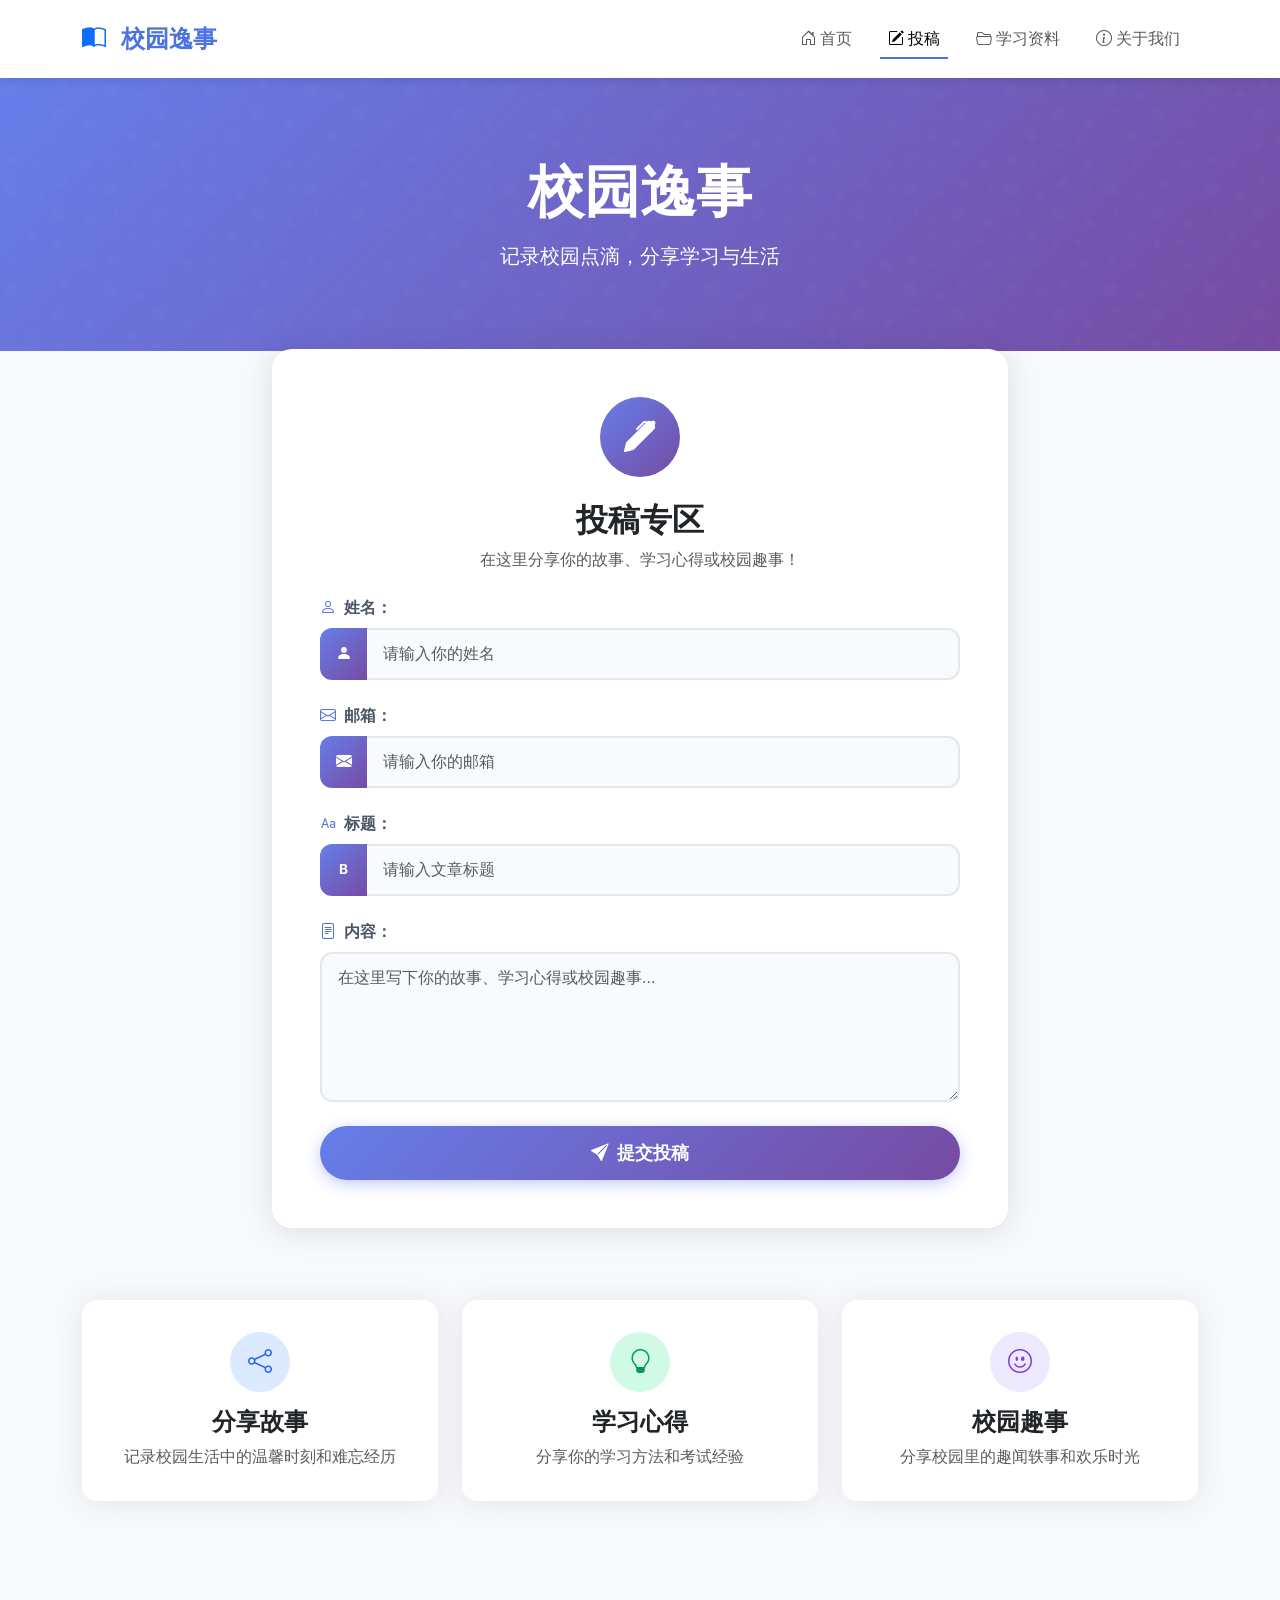
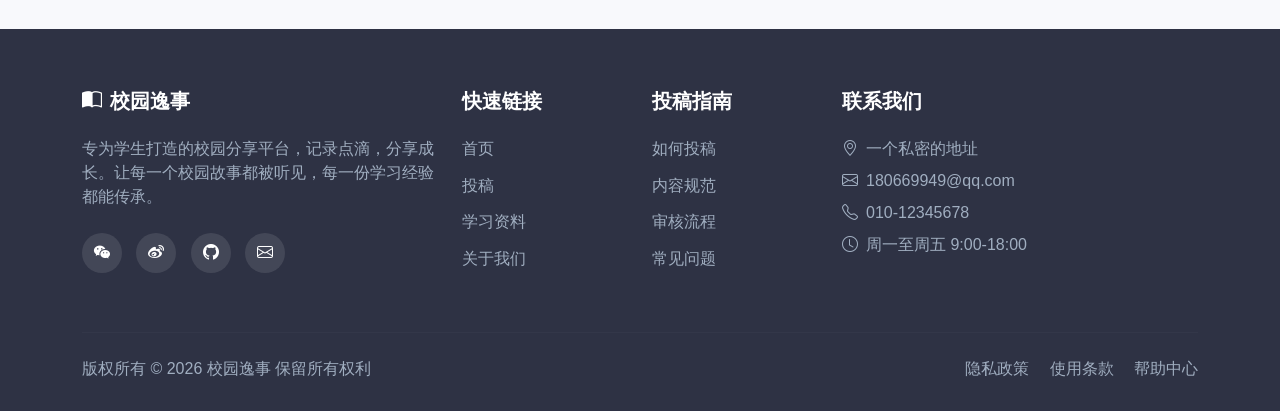
<file: 1.校园逸事网页/html副页/submit.html>
<!DOCTYPE html>
<html lang="zh-CN">
<head>
    <meta charset="UTF-8">
    <meta name="viewport" content="width=device-width, initial-scale=1.0">
    <title>校园逸事 - 投稿专区</title>
    <!-- Bootstrap 5 CSS -->
    <link href="css/bootstrap.min.css" rel="stylesheet">
    <!-- Bootstrap Icons -->
    <link rel="stylesheet" href="https://cdn.jsdelivr.net/npm/bootstrap-icons@1.11.1/font/bootstrap-icons.css">
	<link rel="stylesheet" href="css/投稿.css" />
</head>
<body>

    <!-- Navigation -->
    <nav class="navbar navbar-expand-lg navbar-light bg-white sticky-top">
        <div class="container">
            <a class="navbar-brand" href="index.html">
                <i class="bi bi-book-half me-2 text-primary"></i>
                校园逸事
            </a>
            <button class="navbar-toggler" type="button" data-bs-toggle="collapse" data-bs-target="#navbarNav">
                <span class="navbar-toggler-icon"></span>
            </button>
            <div class="collapse navbar-collapse" id="navbarNav">
                <ul class="navbar-nav ms-auto align-items-center">
                    <li class="nav-item">
                        <a class="nav-link" href="index.html">
                            <i class="bi bi-house-door me-1"></i>首页
                        </a>
                    </li>
                    <li class="nav-item">
                        <a class="nav-link active" href="submit.html">
                            <i class="bi bi-pencil-square me-1"></i>投稿
                        </a>
                    </li>
                    <li class="nav-item">
                        <a class="nav-link" href="resources.html">
                            <i class="bi bi-folder2-open me-1"></i>学习资料
                        </a>
                    </li>
                    <li class="nav-item">
                        <a class="nav-link" href="about.html">
                            <i class="bi bi-info-circle me-1"></i>关于我们
                        </a>
                    </li>
                </ul>
            </div>
        </div>
    </nav>

    <!-- Hero Section -->
    <section class="submit-hero">
        <div class="container submit-hero-content text-center animate-fade-in">
            <h1 class="display-4 fw-bold mb-3">校园逸事</h1>
            <p class="lead opacity-90 mb-0">记录校园点滴，分享学习与生活</p>
        </div>
    </section>

    <!-- Main Content -->
    <main class="container py-5">
        
        <!-- Submit Form Card -->
        <div class="row justify-content-center">
            <div class="col-lg-8">
                <div class="form-card animate-fade-in delay-1">
                    <div class="text-center mb-4">
                        <div class="form-icon">
                            <i class="bi bi-pen-fill"></i>
                        </div>
                        <h2 class="fw-bold">投稿专区</h2>
                        <p class="text-muted">在这里分享你的故事、学习心得或校园趣事！</p>
                    </div>

                    <form action="submit.php" method="POST">
                        <!-- Name Field -->
                        <div class="mb-4">
                            <label for="name" class="form-label-custom">
                                <i class="bi bi-person"></i>姓名：
                            </label>
                            <div class="input-group">
                                <span class="input-group-text input-group-text-custom">
                                    <i class="bi bi-person-fill"></i>
                                </span>
                                <input type="text" class="form-control form-control-custom form-control-with-icon" id="name" name="name" required placeholder="请输入你的姓名">
                            </div>
                        </div>

                        <!-- Email Field -->
                        <div class="mb-4">
                            <label for="email" class="form-label-custom">
                                <i class="bi bi-envelope"></i>邮箱：
                            </label>
                            <div class="input-group">
                                <span class="input-group-text input-group-text-custom">
                                    <i class="bi bi-envelope-fill"></i>
                                </span>
                                <input type="email" class="form-control form-control-custom form-control-with-icon" id="email" name="email" required placeholder="请输入你的邮箱">
                            </div>
                        </div>

                        <!-- Title Field -->
                        <div class="mb-4">
                            <label for="title" class="form-label-custom">
                                <i class="bi bi-type"></i>标题：
                            </label>
                            <div class="input-group">
                                <span class="input-group-text input-group-text-custom">
                                    <i class="bi bi-type-bold"></i>
                                </span>
                                <input type="text" class="form-control form-control-custom form-control-with-icon" id="title" name="title" required placeholder="请输入文章标题">
                            </div>
                        </div>

                        <!-- Content Field -->
                        <div class="mb-4">
                            <label for="content" class="form-label-custom">
                                <i class="bi bi-file-text"></i>内容：
                            </label>
                            <textarea class="form-control form-control-custom" id="content" name="content" rows="5" required placeholder="在这里写下你的故事、学习心得或校园趣事..."></textarea>
                        </div>

                        <!-- Submit Button -->
                        <div class="d-grid">
                            <button type="submit" class="btn btn-submit">
                                <i class="bi bi-send-fill me-2"></i>提交投稿
                            </button>
                        </div>
                    </form>
                </div>
            </div>
        </div>

        <!-- Features Section -->
        <div class="row g-4 mt-5">
            <div class="col-md-4 animate-fade-in delay-2">
                <div class="feature-card">
                    <div class="feature-icon blue">
                        <i class="bi bi-share"></i>
                    </div>
                    <h4 class="fw-bold mb-2">分享故事</h4>
                    <p class="text-muted mb-0">记录校园生活中的温馨时刻和难忘经历</p>
                </div>
            </div>
            <div class="col-md-4 animate-fade-in delay-2">
                <div class="feature-card">
                    <div class="feature-icon green">
                        <i class="bi bi-lightbulb"></i>
                    </div>
                    <h4 class="fw-bold mb-2">学习心得</h4>
                    <p class="text-muted mb-0">分享你的学习方法和考试经验</p>
                </div>
            </div>
            <div class="col-md-4 animate-fade-in delay-3">
                <div class="feature-card">
                    <div class="feature-icon purple">
                        <i class="bi bi-emoji-smile"></i>
                    </div>
                    <h4 class="fw-bold mb-2">校园趣事</h4>
                    <p class="text-muted mb-0">分享校园里的趣闻轶事和欢乐时光</p>
                </div>
            </div>
        </div>

    </main>

    <!-- Footer -->
    <footer class="footer">
        <div class="container">
            <div class="row">
                <div class="col-lg-4 mb-4">
                    <h5>
                        <i class="bi bi-book-half me-2"></i>校园逸事
                    </h5>
                    <p class="mb-4">专为学生打造的校园分享平台，记录点滴，分享成长。让每一个校园故事都被听见，每一份学习经验都能传承。</p>
                    <div class="social-links">
                        <a href="#" class="social-icon"><i class="bi bi-wechat"></i></a>
                        <a href="#" class="social-icon"><i class="bi bi-sina-weibo"></i></a>
                        <a href="#" class="social-icon"><i class="bi bi-github"></i></a>
                        <a href="#" class="social-icon"><i class="bi bi-envelope"></i></a>
                    </div>
                </div>
                <div class="col-lg-2 col-md-6 mb-4">
                    <h5>快速链接</h5>
                    <a href="index.html" class="footer-link">首页</a>
                    <a href="submit.html" class="footer-link">投稿</a>
                    <a href="resources.html" class="footer-link">学习资料</a>
                    <a href="about.html" class="footer-link">关于我们</a>
                </div>
                <div class="col-lg-2 col-md-6 mb-4">
                    <h5>投稿指南</h5>
                    <a href="#" class="footer-link">如何投稿</a>
                    <a href="#" class="footer-link">内容规范</a>
                    <a href="#" class="footer-link">审核流程</a>
                    <a href="#" class="footer-link">常见问题</a>
                </div>
                <div class="col-lg-4 col-md-6 mb-4">
                    <h5>联系我们</h5>
                    <p class="mb-2"><i class="bi bi-geo-alt me-2"></i>一个私密的地址</p>
                    <p class="mb-2"><i class="bi bi-envelope me-2"></i>180669949@qq.com</p>
                    <p class="mb-2"><i class="bi bi-telephone me-2"></i>010-12345678</p>
                    <p class="mb-0"><i class="bi bi-clock me-2"></i>周一至周五 9:00-18:00</p>
                </div>
            </div>
            <hr class="my-4" style="border-color: rgba(255,255,255,0.1);">
            <div class="row align-items-center">
                <div class="col-md-6 text-center text-md-start">
                    <p class="mb-0">版权所有 © 2026 校园逸事 保留所有权利</p>
                </div>
                <div class="col-md-6 text-center text-md-end mt-3 mt-md-0">
                    <a href="#" class="footer-link d-inline me-3">隐私政策</a>
                    <a href="#" class="footer-link d-inline me-3">使用条款</a>
                    <a href="#" class="footer-link d-inline">帮助中心</a>
                </div>
            </div>
        </div>
    </footer>

    <!-- Bootstrap JS Bundle -->
    <script src="js/bootstrap.bundle.min.js"></script>
    
    <!-- Custom JS for animations -->
    <script>
        // Intersection Observer for scroll animations
        const observerOptions = {
            threshold: 0.1,
            rootMargin: "0px 0px -50px 0px"
        };

        const observer = new IntersectionObserver((entries) => {
            entries.forEach(entry => {
                if (entry.isIntersecting) {
                    entry.target.style.opacity = "1";
                    entry.target.style.transform = "translateY(0)";
                }
            });
        }, observerOptions);

        document.querySelectorAll('.animate-fade-in').forEach((el) => {
            el.style.opacity = "0";
            el.style.transform = "translateY(30px)";
            el.style.transition = "all 0.8s ease-out";
            observer.observe(el);
        });

        // Navbar background change on scroll
        window.addEventListener('scroll', function() {
            const navbar = document.querySelector('.navbar');
            if (window.scrollY > 50) {
                navbar.classList.add('shadow-sm');
            } else {
                navbar.classList.remove('shadow-sm');
            }
        });

        // Form validation enhancement
        (function () {
            'use strict'
            var forms = document.querySelectorAll('.needs-validation')
            Array.prototype.slice.call(forms)
                .forEach(function (form) {
                    form.addEventListener('submit', function (event) {
                        if (!form.checkValidity()) {
                            event.preventDefault()
                            event.stopPropagation()
                        }
                        form.classList.add('was-validated')
                    }, false)
                })
        })()
    </script>
</body>
</html>
</file>
<file: 1.校园逸事网页/html副页/css/首页.css>
:root {
            --primary-color: #4e73df;
            --secondary-color: #858796;
            --light-color: #f8f9fc;
        }

        body {
            font-family: 'Segoe UI', 'Microsoft YaHei', sans-serif;
            background-color: var(--light-color);
            overflow-x: hidden;
        }

        /* Hero Section */
        .hero-section {
            background: linear-gradient(135deg, #667eea 0%, #764ba2 100%);
            color: white;
            padding: 100px 0;
            position: relative;
            overflow: hidden;
        }

        .hero-section::before {
            content: '';
            position: absolute;
            top: 0;
            left: 0;
            right: 0;
            bottom: 0;
            background: url('data:image/svg+xml,<svg width="100" height="100" viewBox="0 0 100 100" xmlns="http://www.w3.org/2000/svg"><path d="M11 18c3.866 0 7-3.134 7-7s-3.134-7-7-7-7 3.134-7 7 3.134 7 7 7zm48 25c3.866 0 7-3.134 7-7s-3.134-7-7-7-7 3.134-7 7 3.134 7 7 7zm-43-7c1.657 0 3-1.343 3-3s-1.343-3-3-3-3 1.343-3 3 1.343 3 3 3zm63 31c1.657 0 3-1.343 3-3s-1.343-3-3-3-3 1.343-3 3 1.343 3 3 3zM34 90c1.657 0 3-1.343 3-3s-1.343-3-3-3-3 1.343-3 3 1.343 3 3 3zm56-76c1.657 0 3-1.343 3-3s-1.343-3-3-3-3 1.343-3 3 1.343 3 3 3zM12 86c2.21 0 4-1.79 4-4s-1.79-4-4-4-4 1.79-4 4 1.79 4 4 4zm28-65c2.21 0 4-1.79 4-4s-1.79-4-4-4-4 1.79-4 4 1.79 4 4 4zm23-11c2.76 0 5-2.24 5-5s-2.24-5-5-5-5 2.24-5 5 2.24 5 5 5zm-6 60c2.21 0 4-1.79 4-4s-1.79-4-4-4-4 1.79-4 4 1.79 4 4 4zm29 22c2.76 0 5-2.24 5-5s-2.24-5-5-5-5 2.24-5 5 2.24 5 5 5zM32 63c2.76 0 5-2.24 5-5s-2.24-5-5-5-5 2.24-5 5 2.24 5 5 5zm57-13c2.76 0 5-2.24 5-5s-2.24-5-5-5-5 2.24-5 5 2.24 5 5 5zm-9-21c1.105 0 2-.895 2-2s-.895-2-2-2-2 .895-2 2 .895 2 2 2zM60 91c1.105 0 2-.895 2-2s-.895-2-2-2-2 .895-2 2 .895 2 2 2zM35 41c1.105 0 2-.895 2-2s-.895-2-2-2-2 .895-2 2 .895 2 2 2zM12 60c1.105 0 2-.895 2-2s-.895-2-2-2-2 .895-2 2 .895 2 2 2z" fill="%23ffffff" fill-opacity="0.05"/></svg>');
            opacity: 0.3;
        }

        .hero-content {
            position: relative;
            z-index: 1;
        }

        .hero-title {
            font-size: 3.5rem;
            font-weight: 700;
            margin-bottom: 1.5rem;
        }

        .hero-subtitle {
            font-size: 1.3rem;
            opacity: 0.9;
            margin-bottom: 2rem;
        }

        .btn-hero {
            padding: 12px 30px;
            font-size: 1.1rem;
            border-radius: 50px;
            font-weight: 600;
            transition: all 0.3s;
            box-shadow: 0 4px 15px rgba(0,0,0,0.2);
        }

        .btn-hero:hover {
            transform: translateY(-2px);
            box-shadow: 0 6px 20px rgba(0,0,0,0.3);
        }

        /* Welcome Section */
        .welcome-section {
            background: white;
            border-radius: 20px;
            padding: 3rem;
            box-shadow: 0 0.15rem 1.75rem 0 rgba(58, 59, 69, 0.1);
            margin-top: -50px;
            position: relative;
            z-index: 2;
        }

        .welcome-icon {
            width: 80px;
            height: 80px;
            border-radius: 50%;
            background: linear-gradient(135deg, #667eea 0%, #764ba2 100%);
            display: flex;
            align-items: center;
            justify-content: center;
            color: white;
            font-size: 2rem;
            margin: 0 auto 1.5rem;
        }

        /* Story Cards */
        .story-card {
            background: white;
            border-radius: 15px;
            box-shadow: 0 0.15rem 1.75rem 0 rgba(58, 59, 69, 0.1);
            transition: all 0.3s ease;
            overflow: hidden;
            height: 100%;
            border: none;
        }

        .story-card:hover {
            transform: translateY(-5px);
            box-shadow: 0 0.5rem 2rem 0 rgba(58, 59, 69, 0.2);
        }

        .story-card-header {
            height: 160px;
            background: linear-gradient(45deg, #667eea, #764ba2);
            display: flex;
            align-items: center;
            justify-content: center;
            color: white;
            font-size: 2.5rem;
            position: relative;
        }

        .story-card:nth-child(2) .story-card-header {
            background: linear-gradient(45deg, #f093fb, #f5576c);
        }

        .story-card:nth-child(3) .story-card-header {
            background: linear-gradient(45deg, #4facfe, #00f2fe);
        }

        .story-author {
            position: absolute;
            bottom: -15px;
            left: 20px;
            background: white;
            padding: 6px 14px;
            border-radius: 50px;
            box-shadow: 0 2px 8px rgba(0,0,0,0.1);
            font-size: 0.85rem;
            font-weight: 600;
            color: var(--primary-color);
        }

        .story-card-body {
            padding: 2rem;
            padding-top: 2rem;
        }

        .story-title {
            font-size: 1.2rem;
            font-weight: 700;
            margin-bottom: 0.75rem;
            color: #2d3748;
        }

        .story-excerpt {
            color: #718096;
            line-height: 1.6;
            margin-bottom: 1.25rem;
            font-size: 0.95rem;
        }

        .btn-read-more {
            background: linear-gradient(135deg, #667eea 0%, #764ba2 100%);
            color: white;
            border: none;
            padding: 8px 20px;
            border-radius: 50px;
            font-weight: 600;
            transition: all 0.3s;
            text-decoration: none;
            display: inline-block;
            font-size: 0.9rem;
        }

        .btn-read-more:hover {
            transform: translateY(-2px);
            box-shadow: 0 4px 15px rgba(102, 126, 234, 0.4);
            color: white;
        }

        /* Load More Section */
        .load-more-section {
            text-align: center;
            padding: 3rem 0;
        }

        .btn-load-more {
            background: white;
            color: var(--primary-color);
            border: 2px solid var(--primary-color);
            padding: 12px 40px;
            border-radius: 50px;
            font-weight: 600;
            transition: all 0.3s;
            text-decoration: none;
            display: inline-block;
        }

        .btn-load-more:hover {
            background: linear-gradient(135deg, #667eea 0%, #764ba2 100%);
            color: white;
            border-color: transparent;
            transform: translateY(-2px);
            box-shadow: 0 4px 15px rgba(102, 126, 234, 0.4);
        }

        /* Navbar */
        .navbar {
            box-shadow: 0 2px 10px rgba(0,0,0,0.1);
            padding: 1rem 0;
        }

        .navbar-brand {
            font-weight: 700;
            font-size: 1.5rem;
            color: var(--primary-color) !important;
        }

        .nav-link {
            font-weight: 500;
            margin: 0 10px;
            position: relative;
        }

        .nav-link::after {
            content: '';
            position: absolute;
            bottom: 0;
            left: 0;
            width: 0;
            height: 2px;
            background: var(--primary-color);
            transition: width 0.3s;
        }

        .nav-link:hover::after,
        .nav-link.active::after {
            width: 100%;
        }

        /* Footer */
        .footer {
            background: #2e3244;
            color: #a0aec0;
            padding: 60px 0 30px;
            margin-top: 80px;
        }

        .footer h5 {
            color: white;
            margin-bottom: 1.5rem;
            font-weight: 600;
        }

        .footer-link {
            color: #a0aec0;
            text-decoration: none;
            display: block;
            margin-bottom: 0.8rem;
            transition: color 0.3s;
        }

        .footer-link:hover {
            color: white;
        }

        .social-icon {
            width: 40px;
            height: 40px;
            border-radius: 50%;
            background: rgba(255,255,255,0.1);
            display: inline-flex;
            align-items: center;
            justify-content: center;
            color: white;
            margin-right: 10px;
            transition: all 0.3s;
        }

        .social-icon:hover {
            background: var(--primary-color);
            transform: translateY(-3px);
            color: white;
        }

        /* Animations */
        @keyframes fadeInUp {
            from {
                opacity: 0;
                transform: translateY(30px);
            }
            to {
                opacity: 1;
                transform: translateY(0);
            }
        }

        .animate-fade-in {
            animation: fadeInUp 0.8s ease-out forwards;
        }

        .delay-1 { animation-delay: 0.1s; }
        .delay-2 { animation-delay: 0.2s; }
        .delay-3 { animation-delay: 0.3s; }

        /* Responsive */
        @media (max-width: 768px) {
            .hero-section {
                padding: 60px 0;
            }
            .hero-title {
                font-size: 2.5rem;
            }
            .welcome-section {
                margin-top: -30px;
                padding: 2rem;
            }
        }
</file>
<file: 1.校园逸事网页/html副页/css/校园逸事.css>
:root {
            --primary-color: #4f46e5;
            --secondary-color: #818cf8;
            --accent-color: #c084fc;
        }

        body {
            font-family: 'Segoe UI', 'Microsoft YaHei', sans-serif;
            background-color: #f8f9fa;
        }

        /* 导航栏样式 */
        .navbar-custom {
            background: linear-gradient(135deg, var(--primary-color), var(--secondary-color));
            box-shadow: 0 2px 10px rgba(0,0,0,0.1);
        }

        .navbar-custom .navbar-brand {
            font-size: 1.5rem;
            font-weight: bold;
            color: white !important;
        }

        .navbar-custom .nav-link {
            color: rgba(255,255,255,0.9) !important;
            font-weight: 500;
            transition: all 0.3s;
            margin: 0 5px;
            border-radius: 20px;
            padding: 8px 16px !important;
        }

        .navbar-custom .nav-link:hover {
            color: white !important;
            background-color: rgba(255,255,255,0.2);
            transform: translateY(-2px);
        }

        /* Hero区域 */
        .hero-section {
            background: linear-gradient(135deg, #667eea 0%, #764ba2 100%);
            color: white;
            padding: 100px 0;
            position: relative;
            overflow: hidden;
        }

        .hero-section::before {
            content: '';
            position: absolute;
            top: 0;
            left: 0;
            right: 0;
            bottom: 0;
            background: url("data:image/svg+xml,%3Csvg width='60' height='60' viewBox='0 0 60 60' xmlns='http://www.w3.org/2000/svg'%3E%3Cg fill='none' fill-rule='evenodd'%3E%3Cg fill='%23ffffff' fill-opacity='0.05'%3E%3Cpath d='M36 34v-4h-2v4h-4v2h4v4h2v-4h4v-2h-4zm0-30V0h-2v4h-4v2h4v4h2V6h4V4h-4zM6 34v-4H4v4H0v2h4v4h2v-4h4v-2H6zM6 4V0H4v4H0v2h4v4h2V6h4V4H6z'/%3E%3C/g%3E%3C/g%3E%3C/svg%3E");
        }

        .hero-content {
            position: relative;
            z-index: 1;
        }

        .hero-title {
            font-size: 3.5rem;
            font-weight: 800;
            margin-bottom: 20px;
            text-shadow: 2px 2px 4px rgba(0,0,0,0.2);
        }

        .hero-subtitle {
            font-size: 1.3rem;
            opacity: 0.95;
            margin-bottom: 30px;
        }

        /* 特性卡片 */
        .feature-card {
            border: none;
            border-radius: 20px;
            background: white;
            box-shadow: 0 10px 30px rgba(0,0,0,0.08);
            transition: all 0.3s ease;
            height: 100%;
            overflow: hidden;
        }

        .feature-card:hover {
            transform: translateY(-10px);
            box-shadow: 0 20px 40px rgba(0,0,0,0.15);
        }

        .feature-icon {
            width: 80px;
            height: 80px;
            border-radius: 50%;
            display: flex;
            align-items: center;
            justify-content: center;
            margin: 0 auto 20px;
            font-size: 2rem;
            color: white;
        }

        .icon-story { background: linear-gradient(135deg, #667eea, #764ba2); }
        .icon-share { background: linear-gradient(135deg, #f093fb, #f5576c); }
        .icon-study { background: linear-gradient(135deg, #4facfe, #00f2fe); }

        /* 统计区域 */
        .stats-section {
            background: white;
            padding: 60px 0;
        }

        .stat-item {
            text-align: center;
            padding: 20px;
        }

        .stat-number {
            font-size: 3rem;
            font-weight: 800;
            background: linear-gradient(135deg, var(--primary-color), var(--accent-color));
            -webkit-background-clip: text;
            -webkit-text-fill-color: transparent;
            background-clip: text;
        }

        /* 行动号召区域 */
        .cta-section {
            background: linear-gradient(135deg, #1e3c72 0%, #2a5298 100%);
            color: white;
            padding: 80px 0;
            position: relative;
            overflow: hidden;
        }

        .btn-custom {
            padding: 12px 30px;
            border-radius: 50px;
            font-weight: 600;
            text-transform: uppercase;
            letter-spacing: 1px;
            transition: all 0.3s;
            border: none;
        }

        .btn-light-custom {
            background: white;
            color: var(--primary-color);
        }

        .btn-light-custom:hover {
            transform: translateY(-3px);
            box-shadow: 0 10px 20px rgba(0,0,0,0.2);
        }

        .btn-outline-custom {
            border: 2px solid white;
            color: white;
            background: transparent;
        }

        .btn-outline-custom:hover {
            background: white;
            color: var(--primary-color);
            transform: translateY(-3px);
        }

        /* 页脚 */
        .footer-custom {
            background: #1a1a2e;
            color: #b8b8d1;
            padding: 40px 0 20px;
        }

        .social-links a {
            display: inline-flex;
            align-items: center;
            justify-content: center;
            width: 40px;
            height: 40px;
            border-radius: 50%;
            background: rgba(255,255,255,0.1);
            color: white;
            margin: 0 5px;
            transition: all 0.3s;
            text-decoration: none;
        }

        .social-links a:hover {
            background: var(--primary-color);
            transform: translateY(-3px);
        }

        /* 动画 */
        @keyframes float {
            0% { transform: translateY(0px); }
            50% { transform: translateY(-20px); }
            100% { transform: translateY(0px); }
        }

        .floating-shape {
            position: absolute;
            opacity: 0.1;
            animation: float 6s ease-in-out infinite;
        }

        /* 响应式调整 */
        @media (max-width: 768px) {
            .hero-title { font-size: 2.5rem; }
            .hero-section { padding: 60px 0; }
        }
</file>
<file: 1.校园逸事网页/html副页/css/关于我们.css>
:root {
            --primary-color: #4e73df;
            --secondary-color: #858796;
            --light-color: #f8f9fc;
        }

        body {
            font-family: 'Segoe UI', 'Microsoft YaHei', sans-serif;
            background-color: var(--light-color);
            overflow-x: hidden;
        }

        /* Hero Section */
        .about-hero {
            background: linear-gradient(135deg, #667eea 0%, #764ba2 100%);
            color: white;
            padding: 80px 0;
            position: relative;
            overflow: hidden;
        }

        .about-hero::before {
            content: '';
            position: absolute;
            top: 0;
            left: 0;
            right: 0;
            bottom: 0;
            background: url('data:image/svg+xml,<svg width="100" height="100" viewBox="0 0 100 100" xmlns="http://www.w3.org/2000/svg"><path d="M11 18c3.866 0 7-3.134 7-7s-3.134-7-7-7-7 3.134-7 7 3.134 7 7 7zm48 25c3.866 0 7-3.134 7-7s-3.134-7-7-7-7 3.134-7 7 3.134 7 7 7zm-43-7c1.657 0 3-1.343 3-3s-1.343-3-3-3-3 1.343-3 3 1.343 3 3 3zm63 31c1.657 0 3-1.343 3-3s-1.343-3-3-3-3 1.343-3 3 1.343 3 3 3zM34 90c1.657 0 3-1.343 3-3s-1.343-3-3-3-3 1.343-3 3 1.343 3 3 3zm56-76c1.657 0 3-1.343 3-3s-1.343-3-3-3-3 1.343-3 3 1.343 3 3 3zM12 86c2.21 0 4-1.79 4-4s-1.79-4-4-4-4 1.79-4 4 1.79 4 4 4zm28-65c2.21 0 4-1.79 4-4s-1.79-4-4-4-4 1.79-4 4 1.79 4 4 4zm23-11c2.76 0 5-2.24 5-5s-2.24-5-5-5-5 2.24-5 5 2.24 5 5 5zm-6 60c2.21 0 4-1.79 4-4s-1.79-4-4-4-4 1.79-4 4 1.79 4 4 4zm29 22c2.76 0 5-2.24 5-5s-2.24-5-5-5-5 2.24-5 5 2.24 5 5 5zM32 63c2.76 0 5-2.24 5-5s-2.24-5-5-5-5 2.24-5 5 2.24 5 5 5zm57-13c2.76 0 5-2.24 5-5s-2.24-5-5-5-5 2.24-5 5 2.24 5 5 5zm-9-21c1.105 0 2-.895 2-2s-.895-2-2-2-2 .895-2 2 .895 2 2 2zM60 91c1.105 0 2-.895 2-2s-.895-2-2-2-2 .895-2 2 .895 2 2 2zM35 41c1.105 0 2-.895 2-2s-.895-2-2-2-2 .895-2 2 .895 2 2 2zM12 60c1.105 0 2-.895 2-2s-.895-2-2-2-2 .895-2 2 .895 2 2 2z" fill="%23ffffff" fill-opacity="0.05"/></svg>');
            opacity: 0.3;
        }

        .about-hero-content {
            position: relative;
            z-index: 1;
        }

        /* Feature Cards */
        .feature-box {
            background: white;
            border-radius: 15px;
            padding: 2rem;
            box-shadow: 0 0.15rem 1.75rem 0 rgba(58, 59, 69, 0.1);
            transition: all 0.3s ease;
            height: 100%;
            border: none;
        }

        .feature-box:hover {
            transform: translateY(-5px);
            box-shadow: 0 0.5rem 2rem 0 rgba(58, 59, 69, 0.2);
        }

        .feature-icon {
            width: 60px;
            height: 60px;
            border-radius: 50%;
            display: flex;
            align-items: center;
            justify-content: center;
            font-size: 1.5rem;
            margin-bottom: 1rem;
        }

        .feature-icon.purple {
            background-color: #ede9fe;
            color: #7c3aed;
        }

        .feature-icon.blue {
            background-color: #dbeafe;
            color: #2563eb;
        }

        .feature-icon.green {
            background-color: #d1fae5;
            color: #059669;
        }

        /* Timeline */
        .timeline {
            position: relative;
            padding-left: 30px;
        }

        .timeline::before {
            content: '';
            position: absolute;
            left: 0;
            top: 0;
            bottom: 0;
            width: 2px;
            background: linear-gradient(to bottom, var(--primary-color), #764ba2);
        }

        .timeline-item {
            position: relative;
            padding-bottom: 2rem;
        }

        .timeline-item::before {
            content: '';
            position: absolute;
            left: -34px;
            top: 0;
            width: 10px;
            height: 10px;
            border-radius: 50%;
            background: var(--primary-color);
            border: 2px solid white;
            box-shadow: 0 0 0 3px rgba(78, 115, 223, 0.2);
        }

        /* Team Section */
        .team-card {
            background: white;
            border-radius: 15px;
            overflow: hidden;
            box-shadow: 0 0.15rem 1.75rem 0 rgba(58, 59, 69, 0.1);
            transition: all 0.3s;
            text-align: center;
            padding: 2rem;
        }

        .team-card:hover {
            transform: translateY(-5px);
            box-shadow: 0 0.5rem 2rem 0 rgba(58, 59, 69, 0.2);
        }

        .team-avatar {
            width: 100px;
            height: 100px;
            border-radius: 50%;
            background: linear-gradient(135deg, #667eea, #764ba2);
            display: flex;
            align-items: center;
            justify-content: center;
            color: white;
            font-size: 2rem;
            margin: 0 auto 1rem;
        }

        /* Navbar */
        .navbar {
            box-shadow: 0 2px 10px rgba(0,0,0,0.1);
            padding: 1rem 0;
        }

        .navbar-brand {
            font-weight: 700;
            font-size: 1.5rem;
            color: var(--primary-color) !important;
        }

        .nav-link {
            font-weight: 500;
            margin: 0 10px;
            position: relative;
        }

        .nav-link::after {
            content: '';
            position: absolute;
            bottom: 0;
            left: 0;
            width: 0;
            height: 2px;
            background: var(--primary-color);
            transition: width 0.3s;
        }

        .nav-link:hover::after,
        .nav-link.active::after {
            width: 100%;
        }

        /* Footer */
        .footer {
            background: #2e3244;
            color: #a0aec0;
            padding: 60px 0 30px;
            margin-top: 80px;
        }

        .footer h5 {
            color: white;
            margin-bottom: 1.5rem;
            font-weight: 600;
        }

        .footer-link {
            color: #a0aec0;
            text-decoration: none;
            display: block;
            margin-bottom: 0.8rem;
            transition: color 0.3s;
        }

        .footer-link:hover {
            color: white;
        }

        .social-icon {
            width: 40px;
            height: 40px;
            border-radius: 50%;
            background: rgba(255,255,255,0.1);
            display: inline-flex;
            align-items: center;
            justify-content: center;
            color: white;
            margin-right: 10px;
            transition: all 0.3s;
        }

        .social-icon:hover {
            background: var(--primary-color);
            transform: translateY(-3px);
            color: white;
        }

        /* Content Styling */
        .content-section {
            background: white;
            border-radius: 15px;
            padding: 3rem;
            box-shadow: 0 0.15rem 1.75rem 0 rgba(58, 59, 69, 0.1);
            margin-bottom: 2rem;
        }

        .lead-text {
            font-size: 1.1rem;
            line-height: 1.8;
            color: #4a5568;
        }

        .highlight-list {
            list-style: none;
            padding-left: 0;
        }

        .highlight-list li {
            padding: 1rem 1.5rem;
            margin-bottom: 1rem;
            background: #f8fafc;
            border-radius: 10px;
            border-left: 4px solid var(--primary-color);
            transition: all 0.3s;
        }

        .highlight-list li:hover {
            background: #f1f5f9;
            transform: translateX(5px);
        }

        .highlight-list li strong {
            color: var(--primary-color);
        }

        /* Animations */
        @keyframes fadeInUp {
            from {
                opacity: 0;
                transform: translateY(30px);
            }
            to {
                opacity: 1;
                transform: translateY(0);
            }
        }

        .animate-fade-in {
            animation: fadeInUp 0.8s ease-out forwards;
        }

        .delay-1 { animation-delay: 0.1s; }
        .delay-2 { animation-delay: 0.2s; }
        .delay-3 { animation-delay: 0.3s; }

        /* Responsive */
        @media (max-width: 768px) {
            .about-hero {
                padding: 60px 0;
            }
            .content-section {
                padding: 2rem;
            }
</file>
<file: 1.校园逸事网页/html副页/css/更多故事.css>
:root {
            --primary-color: #4e73df;
            --secondary-color: #858796;
            --light-color: #f8f9fc;
        }

        body {
            font-family: 'Segoe UI', 'Microsoft YaHei', sans-serif;
            background-color: var(--light-color);
            overflow-x: hidden;
        }

        /* Hero Section */
        .stories-hero {
            background: linear-gradient(135deg, #667eea 0%, #764ba2 100%);
            color: white;
            padding: 80px 0;
            position: relative;
            overflow: hidden;
        }

        .stories-hero::before {
            content: '';
            position: absolute;
            top: 0;
            left: 0;
            right: 0;
            bottom: 0;
            background: url('data:image/svg+xml,<svg width="100" height="100" viewBox="0 0 100 100" xmlns="http://www.w3.org/2000/svg"><path d="M11 18c3.866 0 7-3.134 7-7s-3.134-7-7-7-7 3.134-7 7 3.134 7 7 7zm48 25c3.866 0 7-3.134 7-7s-3.134-7-7-7-7 3.134-7 7 3.134 7 7 7zm-43-7c1.657 0 3-1.343 3-3s-1.343-3-3-3-3 1.343-3 3 1.343 3 3 3zm63 31c1.657 0 3-1.343 3-3s-1.343-3-3-3-3 1.343-3 3 1.343 3 3 3zM34 90c1.657 0 3-1.343 3-3s-1.343-3-3-3-3 1.343-3 3 1.343 3 3 3zm56-76c1.657 0 3-1.343 3-3s-1.343-3-3-3-3 1.343-3 3 1.343 3 3 3zM12 86c2.21 0 4-1.79 4-4s-1.79-4-4-4-4 1.79-4 4 1.79 4 4 4zm28-65c2.21 0 4-1.79 4-4s-1.79-4-4-4-4 1.79-4 4 1.79 4 4 4zm23-11c2.76 0 5-2.24 5-5s-2.24-5-5-5-5 2.24-5 5 2.24 5 5 5zm-6 60c2.21 0 4-1.79 4-4s-1.79-4-4-4-4 1.79-4 4 1.79 4 4 4zm29 22c2.76 0 5-2.24 5-5s-2.24-5-5-5-5 2.24-5 5 2.24 5 5 5zM32 63c2.76 0 5-2.24 5-5s-2.24-5-5-5-5 2.24-5 5 2.24 5 5 5zm57-13c2.76 0 5-2.24 5-5s-2.24-5-5-5-5 2.24-5 5 2.24 5 5 5zm-9-21c1.105 0 2-.895 2-2s-.895-2-2-2-2 .895-2 2 .895 2 2 2zM60 91c1.105 0 2-.895 2-2s-.895-2-2-2-2 .895-2 2 .895 2 2 2zM35 41c1.105 0 2-.895 2-2s-.895-2-2-2-2 .895-2 2 .895 2 2 2zM12 60c1.105 0 2-.895 2-2s-.895-2-2-2-2 .895-2 2 .895 2 2 2z" fill="%23ffffff" fill-opacity="0.05"/></svg>');
            opacity: 0.3;
        }

        .stories-hero-content {
            position: relative;
            z-index: 1;
        }

        /* Story Cards */
        .story-card {
            background: white;
            border-radius: 15px;
            box-shadow: 0 0.15rem 1.75rem 0 rgba(58, 59, 69, 0.1);
            transition: all 0.3s ease;
            overflow: hidden;
            height: 100%;
            border: none;
        }

        .story-card:hover {
            transform: translateY(-5px);
            box-shadow: 0 0.5rem 2rem 0 rgba(58, 59, 69, 0.2);
        }

        .story-card-header {
            height: 180px;
            background: linear-gradient(45deg, #667eea, #764ba2);
            display: flex;
            align-items: center;
            justify-content: center;
            color: white;
            font-size: 3rem;
            position: relative;
        }

        .story-card:nth-child(2) .story-card-header {
            background: linear-gradient(45deg, #f093fb, #f5576c);
        }

        .story-card:nth-child(3) .story-card-header {
            background: linear-gradient(45deg, #4facfe, #00f2fe);
        }

        .story-card:nth-child(4) .story-card-header {
            background: linear-gradient(45deg, #43e97b, #38f9d7);
        }

        .story-author {
            position: absolute;
            bottom: -20px;
            left: 20px;
            background: white;
            padding: 8px 16px;
            border-radius: 50px;
            box-shadow: 0 2px 10px rgba(0,0,0,0.1);
            font-size: 0.9rem;
            font-weight: 600;
            color: var(--primary-color);
        }

        .story-card-body {
            padding: 2rem;
            padding-top: 2.5rem;
        }

        .story-title {
            font-size: 1.25rem;
            font-weight: 700;
            margin-bottom: 1rem;
            color: #2d3748;
        }

        .story-excerpt {
            color: #718096;
            line-height: 1.6;
            margin-bottom: 1.5rem;
        }

        .btn-read-more {
            background: linear-gradient(135deg, #667eea 0%, #764ba2 100%);
            color: white;
            border: none;
            padding: 10px 24px;
            border-radius: 50px;
            font-weight: 600;
            transition: all 0.3s;
            text-decoration: none;
            display: inline-block;
        }

        .btn-read-more:hover {
            transform: translateY(-2px);
            box-shadow: 0 4px 15px rgba(102, 126, 234, 0.4);
            color: white;
        }

        /* Pagination */
        .pagination-custom {
            display: flex;
            justify-content: center;
            gap: 8px;
            margin-top: 3rem;
        }

        .pagination-custom a {
            width: 45px;
            height: 45px;
            display: flex;
            align-items: center;
            justify-content: center;
            border-radius: 12px;
            text-decoration: none;
            color: var(--primary-color);
            font-weight: 600;
            background: white;
            box-shadow: 0 2px 8px rgba(0,0,0,0.1);
            transition: all 0.3s;
            border: 2px solid transparent;
        }

        .pagination-custom a:hover {
            transform: translateY(-2px);
            box-shadow: 0 4px 12px rgba(0,0,0,0.15);
            border-color: var(--primary-color);
        }

        .pagination-custom a.active {
            background: linear-gradient(135deg, #667eea 0%, #764ba2 100%);
            color: white;
            border-color: transparent;
        }

        /* Navbar */
        .navbar {
            box-shadow: 0 2px 10px rgba(0,0,0,0.1);
            padding: 1rem 0;
        }

        .navbar-brand {
            font-weight: 700;
            font-size: 1.5rem;
            color: var(--primary-color) !important;
        }

        .nav-link {
            font-weight: 500;
            margin: 0 10px;
            position: relative;
        }

        .nav-link::after {
            content: '';
            position: absolute;
            bottom: 0;
            left: 0;
            width: 0;
            height: 2px;
            background: var(--primary-color);
            transition: width 0.3s;
        }

        .nav-link:hover::after {
            width: 100%;
        }

        /* Footer */
        .footer {
            background: #2e3244;
            color: #a0aec0;
            padding: 60px 0 30px;
            margin-top: 80px;
        }

        .footer h5 {
            color: white;
            margin-bottom: 1.5rem;
            font-weight: 600;
        }

        .footer-link {
            color: #a0aec0;
            text-decoration: none;
            display: block;
            margin-bottom: 0.8rem;
            transition: color 0.3s;
        }

        .footer-link:hover {
            color: white;
        }

        .social-icon {
            width: 40px;
            height: 40px;
            border-radius: 50%;
            background: rgba(255,255,255,0.1);
            display: inline-flex;
            align-items: center;
            justify-content: center;
            color: white;
            margin-right: 10px;
            transition: all 0.3s;
        }

        .social-icon:hover {
            background: var(--primary-color);
            transform: translateY(-3px);
            color: white;
        }

        /* Animations */
        @keyframes fadeInUp {
            from {
                opacity: 0;
                transform: translateY(30px);
            }
            to {
                opacity: 1;
                transform: translateY(0);
            }
        }

        .animate-fade-in {
            animation: fadeInUp 0.8s ease-out forwards;
        }

        .delay-1 { animation-delay: 0.1s; }
        .delay-2 { animation-delay: 0.2s; }
        .delay-3 { animation-delay: 0.3s; }
        .delay-4 { animation-delay: 0.4s; }

        /* Responsive */
        @media (max-width: 768px) {
            .stories-hero {
                padding: 60px 0;
            }
        }
</file>
<file: 1.校园逸事网页/html副页/css/math.css>
:root {
            --primary-color: #4e73df;
            --secondary-color: #858796;
            --light-color: #f8f9fc;
            --math-color: #6f42c1;
        }

        body {
            font-family: 'Segoe UI', 'Microsoft YaHei', sans-serif;
            background-color: var(--light-color);
            overflow-x: hidden;
        }

        /* Hero Section */
        .math-hero {
            background: linear-gradient(135deg, #667eea 0%, #764ba2 100%);
            color: white;
            padding: 80px 0;
            position: relative;
            overflow: hidden;
        }

        .math-hero::before {
            content: '';
            position: absolute;
            top: 0;
            left: 0;
            right: 0;
            bottom: 0;
            background: url('data:image/svg+xml,<svg width="100" height="100" viewBox="0 0 100 100" xmlns="http://www.w3.org/2000/svg"><path d="M11 18c3.866 0 7-3.134 7-7s-3.134-7-7-7-7 3.134-7 7 3.134 7 7 7zm48 25c3.866 0 7-3.134 7-7s-3.134-7-7-7-7 3.134-7 7 3.134 7 7 7zm-43-7c1.657 0 3-1.343 3-3s-1.343-3-3-3-3 1.343-3 3 1.343 3 3 3zm63 31c1.657 0 3-1.343 3-3s-1.343-3-3-3-3 1.343-3 3 1.343 3 3 3zM34 90c1.657 0 3-1.343 3-3s-1.343-3-3-3-3 1.343-3 3 1.343 3 3 3zm56-76c1.657 0 3-1.343 3-3s-1.343-3-3-3-3 1.343-3 3 1.343 3 3 3zM12 86c2.21 0 4-1.79 4-4s-1.79-4-4-4-4 1.79-4 4 1.79 4 4 4zm28-65c2.21 0 4-1.79 4-4s-1.79-4-4-4-4 1.79-4 4 1.79 4 4 4zm23-11c2.76 0 5-2.24 5-5s-2.24-5-5-5-5 2.24-5 5 2.24 5 5 5zm-6 60c2.21 0 4-1.79 4-4s-1.79-4-4-4-4 1.79-4 4 1.79 4 4 4zm29 22c2.76 0 5-2.24 5-5s-2.24-5-5-5-5 2.24-5 5 2.24 5 5 5zM32 63c2.76 0 5-2.24 5-5s-2.24-5-5-5-5 2.24-5 5 2.24 5 5 5zm57-13c2.76 0 5-2.24 5-5s-2.24-5-5-5-5 2.24-5 5 2.24 5 5 5zm-9-21c1.105 0 2-.895 2-2s-.895-2-2-2-2 .895-2 2 .895 2 2 2zM60 91c1.105 0 2-.895 2-2s-.895-2-2-2-2 .895-2 2 .895 2 2 2zM35 41c1.105 0 2-.895 2-2s-.895-2-2-2-2 .895-2 2 .895 2 2 2zM12 60c1.105 0 2-.895 2-2s-.895-2-2-2-2 .895-2 2 .895 2 2 2z" fill="%23ffffff" fill-opacity="0.05"/></svg>');
            opacity: 0.3;
        }

        .math-hero-content {
            position: relative;
            z-index: 1;
        }

        /* Category Cards */
        .category-card {
            background: white;
            border-radius: 15px;
            box-shadow: 0 0.15rem 1.75rem 0 rgba(58, 59, 69, 0.1);
            transition: all 0.3s ease;
            overflow: hidden;
            height: 100%;
            border: none;
        }

        .category-card:hover {
            transform: translateY(-5px);
            box-shadow: 0 0.5rem 2rem 0 rgba(58, 59, 69, 0.2);
        }

        .category-header {
            padding: 1.5rem;
            color: white;
            position: relative;
        }

        .category-header.algebra {
            background: linear-gradient(135deg, #667eea, #764ba2);
        }

        .category-header.geometry {
            background: linear-gradient(135deg, #f093fb, #f5576c);
        }

        .category-header.probability {
            background: linear-gradient(135deg, #4facfe, #00f2fe);
        }

        .category-icon {
            font-size: 2.5rem;
            margin-bottom: 0.5rem;
        }

        .category-list {
            list-style: none;
            padding: 0;
            margin: 0;
        }

        .category-list li {
            border-bottom: 1px solid #f1f5f9;
        }

        .category-list li:last-child {
            border-bottom: none;
        }

        .category-list a {
            display: block;
            padding: 1rem 1.5rem;
            color: #4a5568;
            text-decoration: none;
            transition: all 0.3s;
            position: relative;
            padding-left: 3rem;
        }

        .category-list a::before {
            content: '\F231';
            font-family: 'bootstrap-icons';
            position: absolute;
            left: 1.5rem;
            color: var(--primary-color);
            font-size: 0.8rem;
        }

        .category-list a:hover {
            background: #f8fafc;
            color: var(--primary-color);
            padding-left: 3.5rem;
        }

        /* Resource Detail Cards */
        .resource-detail-card {
            background: white;
            border-radius: 15px;
            box-shadow: 0 0.15rem 1.75rem 0 rgba(58, 59, 69, 0.1);
            transition: all 0.3s ease;
            overflow: hidden;
            border: none;
            height: 100%;
        }

        .resource-detail-card:hover {
            transform: translateY(-3px);
            box-shadow: 0 0.5rem 2rem 0 rgba(58, 59, 69, 0.2);
        }

        .resource-number {
            width: 50px;
            height: 50px;
            border-radius: 12px;
            display: flex;
            align-items: center;
            justify-content: center;
            font-weight: 700;
            font-size: 1.2rem;
            color: white;
            margin-bottom: 1rem;
        }

        .resource-number.algebra-num {
            background: linear-gradient(135deg, #667eea, #764ba2);
        }

        .resource-number.geometry-num {
            background: linear-gradient(135deg, #f093fb, #f5576c);
        }

        .resource-number.probability-num {
            background: linear-gradient(135deg, #4facfe, #00f2fe);
        }

        .resource-detail-card h3 {
            font-size: 1.25rem;
            font-weight: 700;
            margin-bottom: 0.75rem;
            color: #2d3748;
        }

        .resource-detail-card p {
            color: #718096;
            line-height: 1.6;
            margin-bottom: 1.25rem;
        }

        .btn-detail {
            background: linear-gradient(135deg, #667eea 0%, #764ba2 100%);
            color: white;
            border: none;
            padding: 8px 20px;
            border-radius: 50px;
            font-weight: 600;
            transition: all 0.3s;
            text-decoration: none;
            display: inline-block;
            font-size: 0.9rem;
        }

        .btn-detail:hover {
            transform: translateY(-2px);
            box-shadow: 0 4px 15px rgba(102, 126, 234, 0.4);
            color: white;
        }

        /* Section Divider */
        .section-divider {
            display: flex;
            align-items: center;
            margin: 3rem 0;
        }

        .section-divider::before,
        .section-divider::after {
            content: '';
            flex: 1;
            height: 1px;
            background: linear-gradient(to right, transparent, #cbd5e1, transparent);
        }

        .section-divider span {
            padding: 0 1.5rem;
            color: var(--primary-color);
            font-weight: 600;
            font-size: 1.1rem;
        }

        /* Navbar */
        .navbar {
            box-shadow: 0 2px 10px rgba(0,0,0,0.1);
            padding: 1rem 0;
        }

        .navbar-brand {
            font-weight: 700;
            font-size: 1.5rem;
            color: var(--primary-color) !important;
        }

        .nav-link {
            font-weight: 500;
            margin: 0 10px;
            position: relative;
        }

        .nav-link::after {
            content: '';
            position: absolute;
            bottom: 0;
            left: 0;
            width: 0;
            height: 2px;
            background: var(--primary-color);
            transition: width 0.3s;
        }

        .nav-link:hover::after,
        .nav-link.active::after {
            width: 100%;
        }

        /* Footer */
        .footer {
            background: #2e3244;
            color: #a0aec0;
            padding: 60px 0 30px;
            margin-top: 80px;
        }

        .footer h5 {
            color: white;
            margin-bottom: 1.5rem;
            font-weight: 600;
        }

        .footer-link {
            color: #a0aec0;
            text-decoration: none;
            display: block;
            margin-bottom: 0.8rem;
            transition: color 0.3s;
        }

        .footer-link:hover {
            color: white;
        }

        .social-icon {
            width: 40px;
            height: 40px;
            border-radius: 50%;
            background: rgba(255,255,255,0.1);
            display: inline-flex;
            align-items: center;
            justify-content: center;
            color: white;
            margin-right: 10px;
            transition: all 0.3s;
        }

        .social-icon:hover {
            background: var(--primary-color);
            transform: translateY(-3px);
            color: white;
        }

        /* Animations */
        @keyframes fadeInUp {
            from {
                opacity: 0;
                transform: translateY(30px);
            }
            to {
                opacity: 1;
                transform: translateY(0);
            }
        }

        .animate-fade-in {
            animation: fadeInUp 0.8s ease-out forwards;
        }

        .delay-1 { animation-delay: 0.1s; }
        .delay-2 { animation-delay: 0.2s; }
        .delay-3 { animation-delay: 0.3s; }

        /* Smooth Scroll */
        html {
            scroll-behavior: smooth;
        }

        /* Responsive */
        @media (max-width: 768px) {
            .math-hero {
                padding: 60px 0;
            }
        }
</file>
<file: 1.校园逸事网页/html副页/css/学习资料.css>
:root {
            --primary-color: #4e73df;
            --secondary-color: #858796;
            --light-color: #f8f9fc;
        }

        body {
            font-family: 'Segoe UI', 'Microsoft YaHei', sans-serif;
            background-color: var(--light-color);
            overflow-x: hidden;
        }

        /* Hero Section */
        .resources-hero {
            background: linear-gradient(135deg, #667eea 0%, #764ba2 100%);
            color: white;
            padding: 80px 0;
            position: relative;
            overflow: hidden;
        }

        .resources-hero::before {
            content: '';
            position: absolute;
            top: 0;
            left: 0;
            right: 0;
            bottom: 0;
            background: url('data:image/svg+xml,<svg width="100" height="100" viewBox="0 0 100 100" xmlns="http://www.w3.org/2000/svg"><path d="M11 18c3.866 0 7-3.134 7-7s-3.134-7-7-7-7 3.134-7 7 3.134 7 7 7zm48 25c3.866 0 7-3.134 7-7s-3.134-7-7-7-7 3.134-7 7 3.134 7 7 7zm-43-7c1.657 0 3-1.343 3-3s-1.343-3-3-3-3 1.343-3 3 1.343 3 3 3zm63 31c1.657 0 3-1.343 3-3s-1.343-3-3-3-3 1.343-3 3 1.343 3 3 3zM34 90c1.657 0 3-1.343 3-3s-1.343-3-3-3-3 1.343-3 3 1.343 3 3 3zm56-76c1.657 0 3-1.343 3-3s-1.343-3-3-3-3 1.343-3 3 1.343 3 3 3zM12 86c2.21 0 4-1.79 4-4s-1.79-4-4-4-4 1.79-4 4 1.79 4 4 4zm28-65c2.21 0 4-1.79 4-4s-1.79-4-4-4-4 1.79-4 4 1.79 4 4 4zm23-11c2.76 0 5-2.24 5-5s-2.24-5-5-5-5 2.24-5 5 2.24 5 5 5zm-6 60c2.21 0 4-1.79 4-4s-1.79-4-4-4-4 1.79-4 4 1.79 4 4 4zm29 22c2.76 0 5-2.24 5-5s-2.24-5-5-5-5 2.24-5 5 2.24 5 5 5zM32 63c2.76 0 5-2.24 5-5s-2.24-5-5-5-5 2.24-5 5 2.24 5 5 5zm57-13c2.76 0 5-2.24 5-5s-2.24-5-5-5-5 2.24-5 5 2.24 5 5 5zm-9-21c1.105 0 2-.895 2-2s-.895-2-2-2-2 .895-2 2 .895 2 2 2zM60 91c1.105 0 2-.895 2-2s-.895-2-2-2-2 .895-2 2 .895 2 2 2zM35 41c1.105 0 2-.895 2-2s-.895-2-2-2-2 .895-2 2 .895 2 2 2zM12 60c1.105 0 2-.895 2-2s-.895-2-2-2-2 .895-2 2 .895 2 2 2z" fill="%23ffffff" fill-opacity="0.05"/></svg>');
            opacity: 0.3;
        }

        .resources-hero-content {
            position: relative;
            z-index: 1;
        }

        /* Category Cards */
        .category-card {
            background: white;
            border-radius: 15px;
            box-shadow: 0 0.15rem 1.75rem 0 rgba(58, 59, 69, 0.1);
            transition: all 0.3s ease;
            overflow: hidden;
            height: 100%;
            border: none;
        }

        .category-card:hover {
            transform: translateY(-5px);
            box-shadow: 0 0.5rem 2rem 0 rgba(58, 59, 69, 0.2);
        }

        .category-header {
            padding: 1.5rem;
            color: white;
            position: relative;
        }

        .category-header.basic {
            background: linear-gradient(135deg, #667eea, #764ba2);
        }

        .category-header.programming {
            background: linear-gradient(135deg, #f093fb, #f5576c);
        }

        .category-header.design {
            background: linear-gradient(135deg, #4facfe, #00f2fe);
        }

        .category-icon {
            font-size: 2.5rem;
            margin-bottom: 0.5rem;
        }

        .category-list {
            list-style: none;
            padding: 0;
            margin: 0;
        }

        .category-list li {
            border-bottom: 1px solid #f1f5f9;
        }

        .category-list li:last-child {
            border-bottom: none;
        }

        .category-list a {
            display: block;
            padding: 1rem 1.5rem;
            color: #4a5568;
            text-decoration: none;
            transition: all 0.3s;
            position: relative;
            padding-left: 3rem;
        }

        .category-list a::before {
            content: '\F231';
            font-family: 'bootstrap-icons';
            position: absolute;
            left: 1.5rem;
            color: var(--primary-color);
            font-size: 0.8rem;
        }

        .category-list a:hover {
            background: #f8fafc;
            color: var(--primary-color);
            padding-left: 3.5rem;
        }

        /* Resource Detail Cards */
        .resource-detail-card {
            background: white;
            border-radius: 15px;
            box-shadow: 0 0.15rem 1.75rem 0 rgba(58, 59, 69, 0.1);
            transition: all 0.3s ease;
            overflow: hidden;
            border: none;
            height: 100%;
            position: relative;
        }

        .resource-detail-card:hover {
            transform: translateY(-3px);
            box-shadow: 0 0.5rem 2rem 0 rgba(58, 59, 69, 0.2);
        }

        .resource-badge {
            position: absolute;
            top: 20px;
            right: 20px;
            width: 50px;
            height: 50px;
            border-radius: 50%;
            display: flex;
            align-items: center;
            justify-content: center;
            color: white;
            font-size: 1.5rem;
        }

        .resource-badge.math {
            background: linear-gradient(135deg, #667eea, #764ba2);
        }

        .resource-badge.english {
            background: linear-gradient(135deg, #f093fb, #f5576c);
        }

        .resource-badge.physics {
            background: linear-gradient(135deg, #4facfe, #00f2fe);
        }

        .resource-detail-card h2 {
            font-size: 1.5rem;
            font-weight: 700;
            margin-bottom: 1rem;
            color: #2d3748;
            padding-right: 60px;
        }

        .resource-detail-card p {
            color: #718096;
            line-height: 1.6;
            margin-bottom: 1.5rem;
        }

        .btn-resource {
            background: linear-gradient(135deg, #667eea 0%, #764ba2 100%);
            color: white;
            border: none;
            padding: 10px 24px;
            border-radius: 50px;
            font-weight: 600;
            transition: all 0.3s;
            text-decoration: none;
            display: inline-block;
        }

        .btn-resource:hover {
            transform: translateY(-2px);
            box-shadow: 0 4px 15px rgba(102, 126, 234, 0.4);
            color: white;
        }

        /* Section Divider */
        .section-divider {
            display: flex;
            align-items: center;
            margin: 3rem 0;
        }

        .section-divider::before,
        .section-divider::after {
            content: '';
            flex: 1;
            height: 1px;
            background: linear-gradient(to right, transparent, #cbd5e1, transparent);
        }

        .section-divider span {
            padding: 0 1.5rem;
            color: var(--primary-color);
            font-weight: 600;
            font-size: 1.1rem;
        }

        /* Navbar */
        .navbar {
            box-shadow: 0 2px 10px rgba(0,0,0,0.1);
            padding: 1rem 0;
        }

        .navbar-brand {
            font-weight: 700;
            font-size: 1.5rem;
            color: var(--primary-color) !important;
        }

        .nav-link {
            font-weight: 500;
            margin: 0 10px;
            position: relative;
        }

        .nav-link::after {
            content: '';
            position: absolute;
            bottom: 0;
            left: 0;
            width: 0;
            height: 2px;
            background: var(--primary-color);
            transition: width 0.3s;
        }

        .nav-link:hover::after,
        .nav-link.active::after {
            width: 100%;
        }

        /* Footer */
        .footer {
            background: #2e3244;
            color: #a0aec0;
            padding: 60px 0 30px;
            margin-top: 80px;
        }

        .footer h5 {
            color: white;
            margin-bottom: 1.5rem;
            font-weight: 600;
        }

        .footer-link {
            color: #a0aec0;
            text-decoration: none;
            display: block;
            margin-bottom: 0.8rem;
            transition: color 0.3s;
        }

        .footer-link:hover {
            color: white;
        }

        .social-icon {
            width: 40px;
            height: 40px;
            border-radius: 50%;
            background: rgba(255,255,255,0.1);
            display: inline-flex;
            align-items: center;
            justify-content: center;
            color: white;
            margin-right: 10px;
            transition: all 0.3s;
        }

        .social-icon:hover {
            background: var(--primary-color);
            transform: translateY(-3px);
            color: white;
        }

        /* Animations */
        @keyframes fadeInUp {
            from {
                opacity: 0;
                transform: translateY(30px);
            }
            to {
                opacity: 1;
                transform: translateY(0);
            }
        }

        .animate-fade-in {
            animation: fadeInUp 0.8s ease-out forwards;
        }

        .delay-1 { animation-delay: 0.1s; }
        .delay-2 { animation-delay: 0.2s; }
        .delay-3 { animation-delay: 0.3s; }

        /* Smooth Scroll */
        html {
            scroll-behavior: smooth;
        }

        /* Responsive */
        @media (max-width: 768px) {
            .resources-hero {
                padding: 60px 0;
            }
        }
</file>
<file: 1.校园逸事网页/html副页/css/story1.css>
:root {
            --primary-color: #4e73df;
            --secondary-color: #858796;
            --light-color: #f8f9fc;
        }

        body {
            font-family: 'Segoe UI', 'Microsoft YaHei', sans-serif;
            background-color: var(--light-color);
            overflow-x: hidden;
            line-height: 1.8;
        }

        /* Hero Section */
        .story-hero {
            background: linear-gradient(135deg, #667eea 0%, #764ba2 100%);
            color: white;
            padding: 100px 0 60px;
            position: relative;
            overflow: hidden;
        }

        .story-hero::before {
            content: '';
            position: absolute;
            top: 0;
            left: 0;
            right: 0;
            bottom: 0;
            background: url('data:image/svg+xml,<svg width="100" height="100" viewBox="0 0 100 100" xmlns="http://www.w3.org/2000/svg"><path d="M11 18c3.866 0 7-3.134 7-7s-3.134-7-7-7-7 3.134-7 7 3.134 7 7 7zm48 25c3.866 0 7-3.134 7-7s-3.134-7-7-7-7 3.134-7 7 3.134 7 7 7zm-43-7c1.657 0 3-1.343 3-3s-1.343-3-3-3-3 1.343-3 3 1.343 3 3 3zm63 31c1.657 0 3-1.343 3-3s-1.343-3-3-3-3 1.343-3 3 1.343 3 3 3zM34 90c1.657 0 3-1.343 3-3s-1.343-3-3-3-3 1.343-3 3 1.343 3 3 3zm56-76c1.657 0 3-1.343 3-3s-1.343-3-3-3-3 1.343-3 3 1.343 3 3 3zM12 86c2.21 0 4-1.79 4-4s-1.79-4-4-4-4 1.79-4 4 1.79 4 4 4zm28-65c2.21 0 4-1.79 4-4s-1.79-4-4-4-4 1.79-4 4 1.79 4 4 4zm23-11c2.76 0 5-2.24 5-5s-2.24-5-5-5-5 2.24-5 5 2.24 5 5 5zm-6 60c2.21 0 4-1.79 4-4s-1.79-4-4-4-4 1.79-4 4 1.79 4 4 4zm29 22c2.76 0 5-2.24 5-5s-2.24-5-5-5-5 2.24-5 5 2.24 5 5 5zM32 63c2.76 0 5-2.24 5-5s-2.24-5-5-5-5 2.24-5 5 2.24 5 5 5zm57-13c2.76 0 5-2.24 5-5s-2.24-5-5-5-5 2.24-5 5 2.24 5 5 5zm-9-21c1.105 0 2-.895 2-2s-.895-2-2-2-2 .895-2 2 .895 2 2 2zM60 91c1.105 0 2-.895 2-2s-.895-2-2-2-2 .895-2 2 .895 2 2 2zM35 41c1.105 0 2-.895 2-2s-.895-2-2-2-2 .895-2 2 .895 2 2 2zM12 60c1.105 0 2-.895 2-2s-.895-2-2-2-2 .895-2 2 .895 2 2 2z" fill="%23ffffff" fill-opacity="0.05"/></svg>');
            opacity: 0.3;
        }

        .story-hero-content {
            position: relative;
            z-index: 1;
        }

        .story-meta {
            display: inline-flex;
            align-items: center;
            background: rgba(255,255,255,0.2);
            padding: 8px 20px;
            border-radius: 50px;
            font-size: 0.95rem;
        }

        .story-meta i {
            margin-right: 8px;
        }

        /* Article Card */
        .article-card {
            background: white;
            border-radius: 20px;
            box-shadow: 0 0.15rem 1.75rem 0 rgba(58, 59, 69, 0.15);
            padding: 3rem;
            margin-top: -40px;
            position: relative;
            z-index: 2;
        }

        .article-content {
            font-size: 1.1rem;
            line-height: 1.9;
            color: #4a5568;
        }

        .article-content p {
            margin-bottom: 1.5rem;
            text-align: justify;
        }

        .article-content p:first-child::first-letter {
            font-size: 3rem;
            font-weight: 700;
            color: var(--primary-color);
            float: left;
            line-height: 1;
            margin-right: 10px;
            margin-top: 5px;
        }

        /* Quote Block */
        .quote-block {
            border-left: 4px solid var(--primary-color);
            background: #f8fafc;
            padding: 1.5rem;
            margin: 2rem 0;
            border-radius: 0 12px 12px 0;
            font-style: italic;
            color: #4a5568;
        }

        /* Author Card */
        .author-card {
            background: linear-gradient(135deg, #667eea 0%, #764ba2 100%);
            color: white;
            border-radius: 15px;
            padding: 2rem;
            margin-top: 3rem;
            display: flex;
            align-items: center;
        }

        .author-avatar {
            width: 80px;
            height: 80px;
            border-radius: 50%;
            background: white;
            display: flex;
            align-items: center;
            justify-content: center;
            color: var(--primary-color);
            font-size: 2rem;
            font-weight: 700;
            margin-right: 1.5rem;
            flex-shrink: 0;
        }

        .author-info h4 {
            font-weight: 700;
            margin-bottom: 0.5rem;
        }

        .author-info p {
            margin-bottom: 0;
            opacity: 0.9;
        }

        /* Navigation Buttons */
        .nav-buttons {
            margin-top: 3rem;
            display: flex;
            justify-content: space-between;
            gap: 1rem;
        }

        .btn-nav {
            background: white;
            color: var(--primary-color);
            border: 2px solid #e2e8f0;
            padding: 12px 24px;
            border-radius: 50px;
            font-weight: 600;
            transition: all 0.3s;
            text-decoration: none;
            display: inline-flex;
            align-items: center;
        }

        .btn-nav:hover {
            background: linear-gradient(135deg, #667eea 0%, #764ba2 100%);
            color: white;
            border-color: transparent;
            transform: translateY(-2px);
            box-shadow: 0 4px 15px rgba(102, 126, 234, 0.4);
        }

        .btn-nav i {
            margin-right: 8px;
        }

        .btn-nav.next i {
            margin-right: 0;
            margin-left: 8px;
        }

        /* Navbar */
        .navbar {
            box-shadow: 0 2px 10px rgba(0,0,0,0.1);
            padding: 1rem 0;
        }

        .navbar-brand {
            font-weight: 700;
            font-size: 1.5rem;
            color: var(--primary-color) !important;
        }

        .nav-link {
            font-weight: 500;
            margin: 0 10px;
            position: relative;
        }

        .nav-link::after {
            content: '';
            position: absolute;
            bottom: 0;
            left: 0;
            width: 0;
            height: 2px;
            background: var(--primary-color);
            transition: width 0.3s;
        }

        .nav-link:hover::after {
            width: 100%;
        }

        /* Footer */
        .footer {
            background: #2e3244;
            color: #a0aec0;
            padding: 60px 0 30px;
            margin-top: 80px;
        }

        .footer h5 {
            color: white;
            margin-bottom: 1.5rem;
            font-weight: 600;
        }

        .footer-link {
            color: #a0aec0;
            text-decoration: none;
            display: block;
            margin-bottom: 0.8rem;
            transition: color 0.3s;
        }

        .footer-link:hover {
            color: white;
        }

        .social-icon {
            width: 40px;
            height: 40px;
            border-radius: 50%;
            background: rgba(255,255,255,0.1);
            display: inline-flex;
            align-items: center;
            justify-content: center;
            color: white;
            margin-right: 10px;
            transition: all 0.3s;
        }

        .social-icon:hover {
            background: var(--primary-color);
            transform: translateY(-3px);
            color: white;
        }

        /* Animations */
        @keyframes fadeInUp {
            from {
                opacity: 0;
                transform: translateY(30px);
            }
            to {
                opacity: 1;
                transform: translateY(0);
            }
        }

        .animate-fade-in {
            animation: fadeInUp 0.8s ease-out forwards;
        }

        .delay-1 { animation-delay: 0.1s; }
        .delay-2 { animation-delay: 0.2s; }

        /* Reading Progress Bar */
        .progress-container {
            position: fixed;
            top: 0;
            left: 0;
            width: 100%;
            height: 4px;
            z-index: 9999;
            background: transparent;
        }

        .progress-bar {
            height: 100%;
            background: linear-gradient(135deg, #667eea 0%, #764ba2 100%);
            width: 0%;
            transition: width 0.1s;
        }

        /* Responsive */
        @media (max-width: 768px) {
            .story-hero {
                padding: 80px 0 40px;
            }
            .article-card {
                padding: 2rem;
                margin-top: -20px;
            }
            .author-card {
                flex-direction: column;
                text-align: center;
            }
            .author-avatar {
                margin-right: 0;
                margin-bottom: 1rem;
            }
            .nav-buttons {
                flex-direction: column;
            }
        }
</file>
<file: 1.校园逸事网页/html副页/css/story2.css>
:root {
            --primary-color: #4e73df;
            --secondary-color: #858796;
            --light-color: #f8f9fc;
        }

        body {
            font-family: 'Segoe UI', 'Microsoft YaHei', sans-serif;
            background-color: var(--light-color);
            overflow-x: hidden;
            line-height: 1.8;
        }

        /* Hero Section */
        .story-hero {
            background: linear-gradient(135deg, #667eea 0%, #764ba2 100%);
            color: white;
            padding: 100px 0 60px;
            position: relative;
            overflow: hidden;
        }

        .story-hero::before {
            content: '';
            position: absolute;
            top: 0;
            left: 0;
            right: 0;
            bottom: 0;
            background: url('data:image/svg+xml,<svg width="100" height="100" viewBox="0 0 100 100" xmlns="http://www.w3.org/2000/svg"><path d="M11 18c3.866 0 7-3.134 7-7s-3.134-7-7-7-7 3.134-7 7 3.134 7 7 7zm48 25c3.866 0 7-3.134 7-7s-3.134-7-7-7-7 3.134-7 7 3.134 7 7 7zm-43-7c1.657 0 3-1.343 3-3s-1.343-3-3-3-3 1.343-3 3 1.343 3 3 3zm63 31c1.657 0 3-1.343 3-3s-1.343-3-3-3-3 1.343-3 3 1.343 3 3 3zM34 90c1.657 0 3-1.343 3-3s-1.343-3-3-3-3 1.343-3 3 1.343 3 3 3zm56-76c1.657 0 3-1.343 3-3s-1.343-3-3-3-3 1.343-3 3 1.343 3 3 3zM12 86c2.21 0 4-1.79 4-4s-1.79-4-4-4-4 1.79-4 4 1.79 4 4 4zm28-65c2.21 0 4-1.79 4-4s-1.79-4-4-4-4 1.79-4 4 1.79 4 4 4zm23-11c2.76 0 5-2.24 5-5s-2.24-5-5-5-5 2.24-5 5 2.24 5 5 5zm-6 60c2.21 0 4-1.79 4-4s-1.79-4-4-4-4 1.79-4 4 1.79 4 4 4zm29 22c2.76 0 5-2.24 5-5s-2.24-5-5-5-5 2.24-5 5 2.24 5 5 5zM32 63c2.76 0 5-2.24 5-5s-2.24-5-5-5-5 2.24-5 5 2.24 5 5 5zm57-13c2.76 0 5-2.24 5-5s-2.24-5-5-5-5 2.24-5 5 2.24 5 5 5zm-9-21c1.105 0 2-.895 2-2s-.895-2-2-2-2 .895-2 2 .895 2 2 2zM60 91c1.105 0 2-.895 2-2s-.895-2-2-2-2 .895-2 2 .895 2 2 2zM35 41c1.105 0 2-.895 2-2s-.895-2-2-2-2 .895-2 2 .895 2 2 2zM12 60c1.105 0 2-.895 2-2s-.895-2-2-2-2 .895-2 2 .895 2 2 2z" fill="%23ffffff" fill-opacity="0.05"/></svg>');
            opacity: 0.3;
        }

        .story-hero-content {
            position: relative;
            z-index: 1;
        }

        .story-meta {
            display: inline-flex;
            align-items: center;
            background: rgba(255,255,255,0.2);
            padding: 8px 20px;
            border-radius: 50px;
            font-size: 0.95rem;
        }

        .story-meta i {
            margin-right: 8px;
        }

        /* Article Card */
        .article-card {
            background: white;
            border-radius: 20px;
            box-shadow: 0 0.15rem 1.75rem 0 rgba(58, 59, 69, 0.15);
            padding: 3rem;
            margin-top: -40px;
            position: relative;
            z-index: 2;
        }

        .article-content {
            font-size: 1.1rem;
            line-height: 1.9;
            color: #4a5568;
        }

        .article-content p {
            margin-bottom: 1.5rem;
            text-align: justify;
        }

        .article-content p:first-child::first-letter {
            font-size: 3rem;
            font-weight: 700;
            color: var(--primary-color);
            float: left;
            line-height: 1;
            margin-right: 10px;
            margin-top: 5px;
        }

        /* Quote Block */
        .quote-block {
            border-left: 4px solid var(--primary-color);
            background: #f8fafc;
            padding: 1.5rem;
            margin: 2rem 0;
            border-radius: 0 12px 12px 0;
            font-style: italic;
            color: #4a5568;
        }

        /* Author Card */
        .author-card {
            background: linear-gradient(135deg, #667eea 0%, #764ba2 100%);
            color: white;
            border-radius: 15px;
            padding: 2rem;
            margin-top: 3rem;
            display: flex;
            align-items: center;
        }

        .author-avatar {
            width: 80px;
            height: 80px;
            border-radius: 50%;
            background: white;
            display: flex;
            align-items: center;
            justify-content: center;
            color: var(--primary-color);
            font-size: 2rem;
            font-weight: 700;
            margin-right: 1.5rem;
            flex-shrink: 0;
        }

        .author-info h4 {
            font-weight: 700;
            margin-bottom: 0.5rem;
        }

        .author-info p {
            margin-bottom: 0;
            opacity: 0.9;
        }

        /* Navigation Buttons */
        .nav-buttons {
            margin-top: 3rem;
            display: flex;
            justify-content: space-between;
            gap: 1rem;
        }

        .btn-nav {
            background: white;
            color: var(--primary-color);
            border: 2px solid #e2e8f0;
            padding: 12px 24px;
            border-radius: 50px;
            font-weight: 600;
            transition: all 0.3s;
            text-decoration: none;
            display: inline-flex;
            align-items: center;
        }

        .btn-nav:hover {
            background: linear-gradient(135deg, #667eea 0%, #764ba2 100%);
            color: white;
            border-color: transparent;
            transform: translateY(-2px);
            box-shadow: 0 4px 15px rgba(102, 126, 234, 0.4);
        }

        .btn-nav i {
            margin-right: 8px;
        }

        .btn-nav.next i {
            margin-right: 0;
            margin-left: 8px;
        }

        /* Navbar */
        .navbar {
            box-shadow: 0 2px 10px rgba(0,0,0,0.1);
            padding: 1rem 0;
        }

        .navbar-brand {
            font-weight: 700;
            font-size: 1.5rem;
            color: var(--primary-color) !important;
        }

        .nav-link {
            font-weight: 500;
            margin: 0 10px;
            position: relative;
        }

        .nav-link::after {
            content: '';
            position: absolute;
            bottom: 0;
            left: 0;
            width: 0;
            height: 2px;
            background: var(--primary-color);
            transition: width 0.3s;
        }

        .nav-link:hover::after {
            width: 100%;
        }

        /* Footer */
        .footer {
            background: #2e3244;
            color: #a0aec0;
            padding: 60px 0 30px;
            margin-top: 80px;
        }

        .footer h5 {
            color: white;
            margin-bottom: 1.5rem;
            font-weight: 600;
        }

        .footer-link {
            color: #a0aec0;
            text-decoration: none;
            display: block;
            margin-bottom: 0.8rem;
            transition: color 0.3s;
        }

        .footer-link:hover {
            color: white;
        }

        .social-icon {
            width: 40px;
            height: 40px;
            border-radius: 50%;
            background: rgba(255,255,255,0.1);
            display: inline-flex;
            align-items: center;
            justify-content: center;
            color: white;
            margin-right: 10px;
            transition: all 0.3s;
        }

        .social-icon:hover {
            background: var(--primary-color);
            transform: translateY(-3px);
            color: white;
        }

        /* Animations */
        @keyframes fadeInUp {
            from {
                opacity: 0;
                transform: translateY(30px);
            }
            to {
                opacity: 1;
                transform: translateY(0);
            }
        }

        .animate-fade-in {
            animation: fadeInUp 0.8s ease-out forwards;
        }

        .delay-1 { animation-delay: 0.1s; }
        .delay-2 { animation-delay: 0.2s; }

        /* Reading Progress Bar */
        .progress-container {
            position: fixed;
            top: 0;
            left: 0;
            width: 100%;
            height: 4px;
            z-index: 9999;
            background: transparent;
        }

        .progress-bar {
            height: 100%;
            background: linear-gradient(135deg, #667eea 0%, #764ba2 100%);
            width: 0%;
            transition: width 0.1s;
        }

        /* Responsive */
        @media (max-width: 768px) {
            .story-hero {
                padding: 80px 0 40px;
            }
            .article-card {
                padding: 2rem;
                margin-top: -20px;
            }
            .author-card {
                flex-direction: column;
                text-align: center;
            }
            .author-avatar {
                margin-right: 0;
                margin-bottom: 1rem;
            }
            .nav-buttons {
                flex-direction: column;
            }
        }
</file>
<file: 1.校园逸事网页/html副页/css/story3.css>
:root {
            --primary-color: #4e73df;
            --secondary-color: #858796;
            --light-color: #f8f9fc;
        }

        body {
            font-family: 'Segoe UI', 'Microsoft YaHei', sans-serif;
            background-color: var(--light-color);
            overflow-x: hidden;
            line-height: 1.8;
        }

        /* Hero Section */
        .story-hero {
            background: linear-gradient(135deg, #667eea 0%, #764ba2 100%);
            color: white;
            padding: 100px 0 60px;
            position: relative;
            overflow: hidden;
        }

        .story-hero::before {
            content: '';
            position: absolute;
            top: 0;
            left: 0;
            right: 0;
            bottom: 0;
            background: url('data:image/svg+xml,<svg width="100" height="100" viewBox="0 0 100 100" xmlns="http://www.w3.org/2000/svg"><path d="M11 18c3.866 0 7-3.134 7-7s-3.134-7-7-7-7 3.134-7 7 3.134 7 7 7zm48 25c3.866 0 7-3.134 7-7s-3.134-7-7-7-7 3.134-7 7 3.134 7 7 7zm-43-7c1.657 0 3-1.343 3-3s-1.343-3-3-3-3 1.343-3 3 1.343 3 3 3zm63 31c1.657 0 3-1.343 3-3s-1.343-3-3-3-3 1.343-3 3 1.343 3 3 3zM34 90c1.657 0 3-1.343 3-3s-1.343-3-3-3-3 1.343-3 3 1.343 3 3 3zm56-76c1.657 0 3-1.343 3-3s-1.343-3-3-3-3 1.343-3 3 1.343 3 3 3zM12 86c2.21 0 4-1.79 4-4s-1.79-4-4-4-4 1.79-4 4 1.79 4 4 4zm28-65c2.21 0 4-1.79 4-4s-1.79-4-4-4-4 1.79-4 4 1.79 4 4 4zm23-11c2.76 0 5-2.24 5-5s-2.24-5-5-5-5 2.24-5 5 2.24 5 5 5zm-6 60c2.21 0 4-1.79 4-4s-1.79-4-4-4-4 1.79-4 4 1.79 4 4 4zm29 22c2.76 0 5-2.24 5-5s-2.24-5-5-5-5 2.24-5 5 2.24 5 5 5zM32 63c2.76 0 5-2.24 5-5s-2.24-5-5-5-5 2.24-5 5 2.24 5 5 5zm57-13c2.76 0 5-2.24 5-5s-2.24-5-5-5-5 2.24-5 5 2.24 5 5 5zm-9-21c1.105 0 2-.895 2-2s-.895-2-2-2-2 .895-2 2 .895 2 2 2zM60 91c1.105 0 2-.895 2-2s-.895-2-2-2-2 .895-2 2 .895 2 2 2zM35 41c1.105 0 2-.895 2-2s-.895-2-2-2-2 .895-2 2 .895 2 2 2zM12 60c1.105 0 2-.895 2-2s-.895-2-2-2-2 .895-2 2 .895 2 2 2z" fill="%23ffffff" fill-opacity="0.05"/></svg>');
            opacity: 0.3;
        }

        .story-hero-content {
            position: relative;
            z-index: 1;
        }

        .story-meta {
            display: inline-flex;
            align-items: center;
            background: rgba(255,255,255,0.2);
            padding: 8px 20px;
            border-radius: 50px;
            font-size: 0.95rem;
        }

        .story-meta i {
            margin-right: 8px;
        }

        /* Article Card */
        .article-card {
            background: white;
            border-radius: 20px;
            box-shadow: 0 0.15rem 1.75rem 0 rgba(58, 59, 69, 0.15);
            padding: 3rem;
            margin-top: -40px;
            position: relative;
            z-index: 2;
        }

        .article-content {
            font-size: 1.1rem;
            line-height: 1.9;
            color: #4a5568;
        }

        .article-content p {
            margin-bottom: 1.5rem;
            text-align: justify;
        }

        .article-content p:first-child::first-letter {
            font-size: 3rem;
            font-weight: 700;
            color: var(--primary-color);
            float: left;
            line-height: 1;
            margin-right: 10px;
            margin-top: 5px;
        }

        /* Quote Block */
        .quote-block {
            border-left: 4px solid var(--primary-color);
            background: #f8fafc;
            padding: 1.5rem;
            margin: 2rem 0;
            border-radius: 0 12px 12px 0;
            font-style: italic;
            color: #4a5568;
        }

        /* Author Card */
        .author-card {
            background: linear-gradient(135deg, #667eea 0%, #764ba2 100%);
            color: white;
            border-radius: 15px;
            padding: 2rem;
            margin-top: 3rem;
            display: flex;
            align-items: center;
        }

        .author-avatar {
            width: 80px;
            height: 80px;
            border-radius: 50%;
            background: white;
            display: flex;
            align-items: center;
            justify-content: center;
            color: var(--primary-color);
            font-size: 2rem;
            font-weight: 700;
            margin-right: 1.5rem;
            flex-shrink: 0;
        }

        .author-info h4 {
            font-weight: 700;
            margin-bottom: 0.5rem;
        }

        .author-info p {
            margin-bottom: 0;
            opacity: 0.9;
        }

        /* Navigation Buttons */
        .nav-buttons {
            margin-top: 3rem;
            display: flex;
            justify-content: space-between;
            gap: 1rem;
        }

        .btn-nav {
            background: white;
            color: var(--primary-color);
            border: 2px solid #e2e8f0;
            padding: 12px 24px;
            border-radius: 50px;
            font-weight: 600;
            transition: all 0.3s;
            text-decoration: none;
            display: inline-flex;
            align-items: center;
        }

        .btn-nav:hover {
            background: linear-gradient(135deg, #667eea 0%, #764ba2 100%);
            color: white;
            border-color: transparent;
            transform: translateY(-2px);
            box-shadow: 0 4px 15px rgba(102, 126, 234, 0.4);
        }

        .btn-nav i {
            margin-right: 8px;
        }

        .btn-nav.next i {
            margin-right: 0;
            margin-left: 8px;
        }

        /* Navbar */
        .navbar {
            box-shadow: 0 2px 10px rgba(0,0,0,0.1);
            padding: 1rem 0;
        }

        .navbar-brand {
            font-weight: 700;
            font-size: 1.5rem;
            color: var(--primary-color) !important;
        }

        .nav-link {
            font-weight: 500;
            margin: 0 10px;
            position: relative;
        }

        .nav-link::after {
            content: '';
            position: absolute;
            bottom: 0;
            left: 0;
            width: 0;
            height: 2px;
            background: var(--primary-color);
            transition: width 0.3s;
        }

        .nav-link:hover::after {
            width: 100%;
        }

        /* Footer */
        .footer {
            background: #2e3244;
            color: #a0aec0;
            padding: 60px 0 30px;
            margin-top: 80px;
        }

        .footer h5 {
            color: white;
            margin-bottom: 1.5rem;
            font-weight: 600;
        }

        .footer-link {
            color: #a0aec0;
            text-decoration: none;
            display: block;
            margin-bottom: 0.8rem;
            transition: color 0.3s;
        }

        .footer-link:hover {
            color: white;
        }

        .social-icon {
            width: 40px;
            height: 40px;
            border-radius: 50%;
            background: rgba(255,255,255,0.1);
            display: inline-flex;
            align-items: center;
            justify-content: center;
            color: white;
            margin-right: 10px;
            transition: all 0.3s;
        }

        .social-icon:hover {
            background: var(--primary-color);
            transform: translateY(-3px);
            color: white;
        }

        /* Animations */
        @keyframes fadeInUp {
            from {
                opacity: 0;
                transform: translateY(30px);
            }
            to {
                opacity: 1;
                transform: translateY(0);
            }
        }

        .animate-fade-in {
            animation: fadeInUp 0.8s ease-out forwards;
        }

        .delay-1 { animation-delay: 0.1s; }
        .delay-2 { animation-delay: 0.2s; }

        /* Reading Progress Bar */
        .progress-container {
            position: fixed;
            top: 0;
            left: 0;
            width: 100%;
            height: 4px;
            z-index: 9999;
            background: transparent;
        }

        .progress-bar {
            height: 100%;
            background: linear-gradient(135deg, #667eea 0%, #764ba2 100%);
            width: 0%;
            transition: width 0.1s;
        }

        /* Responsive */
        @media (max-width: 768px) {
            .story-hero {
                padding: 80px 0 40px;
            }
            .article-card {
                padding: 2rem;
                margin-top: -20px;
            }
            .author-card {
                flex-direction: column;
                text-align: center;
            }
            .author-avatar {
                margin-right: 0;
                margin-bottom: 1rem;
            }
            .nav-buttons {
                flex-direction: column;
            }
        }
</file>
<file: 1.校园逸事网页/html副页/css/story4.css>
:root {
            --primary-color: #4e73df;
            --secondary-color: #858796;
            --light-color: #f8f9fc;
        }

        body {
            font-family: 'Segoe UI', 'Microsoft YaHei', sans-serif;
            background-color: var(--light-color);
            overflow-x: hidden;
            line-height: 1.8;
        }

        /* Hero Section */
        .story-hero {
            background: linear-gradient(135deg, #667eea 0%, #764ba2 100%);
            color: white;
            padding: 100px 0 60px;
            position: relative;
            overflow: hidden;
        }

        .story-hero::before {
            content: '';
            position: absolute;
            top: 0;
            left: 0;
            right: 0;
            bottom: 0;
            background: url('data:image/svg+xml,<svg width="100" height="100" viewBox="0 0 100 100" xmlns="http://www.w3.org/2000/svg"><path d="M11 18c3.866 0 7-3.134 7-7s-3.134-7-7-7-7 3.134-7 7 3.134 7 7 7zm48 25c3.866 0 7-3.134 7-7s-3.134-7-7-7-7 3.134-7 7 3.134 7 7 7zm-43-7c1.657 0 3-1.343 3-3s-1.343-3-3-3-3 1.343-3 3 1.343 3 3 3zm63 31c1.657 0 3-1.343 3-3s-1.343-3-3-3-3 1.343-3 3 1.343 3 3 3zM34 90c1.657 0 3-1.343 3-3s-1.343-3-3-3-3 1.343-3 3 1.343 3 3 3zm56-76c1.657 0 3-1.343 3-3s-1.343-3-3-3-3 1.343-3 3 1.343 3 3 3zM12 86c2.21 0 4-1.79 4-4s-1.79-4-4-4-4 1.79-4 4 1.79 4 4 4zm28-65c2.21 0 4-1.79 4-4s-1.79-4-4-4-4 1.79-4 4 1.79 4 4 4zm23-11c2.76 0 5-2.24 5-5s-2.24-5-5-5-5 2.24-5 5 2.24 5 5 5zm-6 60c2.21 0 4-1.79 4-4s-1.79-4-4-4-4 1.79-4 4 1.79 4 4 4zm29 22c2.76 0 5-2.24 5-5s-2.24-5-5-5-5 2.24-5 5 2.24 5 5 5zM32 63c2.76 0 5-2.24 5-5s-2.24-5-5-5-5 2.24-5 5 2.24 5 5 5zm57-13c2.76 0 5-2.24 5-5s-2.24-5-5-5-5 2.24-5 5 2.24 5 5 5zm-9-21c1.105 0 2-.895 2-2s-.895-2-2-2-2 .895-2 2 .895 2 2 2zM60 91c1.105 0 2-.895 2-2s-.895-2-2-2-2 .895-2 2 .895 2 2 2zM35 41c1.105 0 2-.895 2-2s-.895-2-2-2-2 .895-2 2 .895 2 2 2zM12 60c1.105 0 2-.895 2-2s-.895-2-2-2-2 .895-2 2 .895 2 2 2z" fill="%23ffffff" fill-opacity="0.05"/></svg>');
            opacity: 0.3;
        }

        .story-hero-content {
            position: relative;
            z-index: 1;
        }

        .story-meta {
            display: inline-flex;
            align-items: center;
            background: rgba(255,255,255,0.2);
            padding: 8px 20px;
            border-radius: 50px;
            font-size: 0.95rem;
        }

        .story-meta i {
            margin-right: 8px;
        }

        /* Article Card */
        .article-card {
            background: white;
            border-radius: 20px;
            box-shadow: 0 0.15rem 1.75rem 0 rgba(58, 59, 69, 0.15);
            padding: 3rem;
            margin-top: -40px;
            position: relative;
            z-index: 2;
        }

        .article-content {
            font-size: 1.1rem;
            line-height: 1.9;
            color: #4a5568;
        }

        .article-content p {
            margin-bottom: 1.5rem;
            text-align: justify;
        }

        .article-content p:first-child::first-letter {
            font-size: 3rem;
            font-weight: 700;
            color: var(--primary-color);
            float: left;
            line-height: 1;
            margin-right: 10px;
            margin-top: 5px;
        }

        /* Quote Block */
        .quote-block {
            border-left: 4px solid var(--primary-color);
            background: #f8fafc;
            padding: 1.5rem;
            margin: 2rem 0;
            border-radius: 0 12px 12px 0;
            font-style: italic;
            color: #4a5568;
        }

        /* Author Card */
        .author-card {
            background: linear-gradient(135deg, #667eea 0%, #764ba2 100%);
            color: white;
            border-radius: 15px;
            padding: 2rem;
            margin-top: 3rem;
            display: flex;
            align-items: center;
        }

        .author-avatar {
            width: 80px;
            height: 80px;
            border-radius: 50%;
            background: white;
            display: flex;
            align-items: center;
            justify-content: center;
            color: var(--primary-color);
            font-size: 2rem;
            font-weight: 700;
            margin-right: 1.5rem;
            flex-shrink: 0;
        }

        .author-info h4 {
            font-weight: 700;
            margin-bottom: 0.5rem;
        }

        .author-info p {
            margin-bottom: 0;
            opacity: 0.9;
        }

        /* Navigation Buttons */
        .nav-buttons {
            margin-top: 3rem;
            display: flex;
            justify-content: space-between;
            gap: 1rem;
        }

        .btn-nav {
            background: white;
            color: var(--primary-color);
            border: 2px solid #e2e8f0;
            padding: 12px 24px;
            border-radius: 50px;
            font-weight: 600;
            transition: all 0.3s;
            text-decoration: none;
            display: inline-flex;
            align-items: center;
        }

        .btn-nav:hover {
            background: linear-gradient(135deg, #667eea 0%, #764ba2 100%);
            color: white;
            border-color: transparent;
            transform: translateY(-2px);
            box-shadow: 0 4px 15px rgba(102, 126, 234, 0.4);
        }

        .btn-nav i {
            margin-right: 8px;
        }

        .btn-nav.next i {
            margin-right: 0;
            margin-left: 8px;
        }

        /* Navbar */
        .navbar {
            box-shadow: 0 2px 10px rgba(0,0,0,0.1);
            padding: 1rem 0;
        }

        .navbar-brand {
            font-weight: 700;
            font-size: 1.5rem;
            color: var(--primary-color) !important;
        }

        .nav-link {
            font-weight: 500;
            margin: 0 10px;
            position: relative;
        }

        .nav-link::after {
            content: '';
            position: absolute;
            bottom: 0;
            left: 0;
            width: 0;
            height: 2px;
            background: var(--primary-color);
            transition: width 0.3s;
        }

        .nav-link:hover::after {
            width: 100%;
        }

        /* Footer */
        .footer {
            background: #2e3244;
            color: #a0aec0;
            padding: 60px 0 30px;
            margin-top: 80px;
        }

        .footer h5 {
            color: white;
            margin-bottom: 1.5rem;
            font-weight: 600;
        }

        .footer-link {
            color: #a0aec0;
            text-decoration: none;
            display: block;
            margin-bottom: 0.8rem;
            transition: color 0.3s;
        }

        .footer-link:hover {
            color: white;
        }

        .social-icon {
            width: 40px;
            height: 40px;
            border-radius: 50%;
            background: rgba(255,255,255,0.1);
            display: inline-flex;
            align-items: center;
            justify-content: center;
            color: white;
            margin-right: 10px;
            transition: all 0.3s;
        }

        .social-icon:hover {
            background: var(--primary-color);
            transform: translateY(-3px);
            color: white;
        }

        /* Animations */
        @keyframes fadeInUp {
            from {
                opacity: 0;
                transform: translateY(30px);
            }
            to {
                opacity: 1;
                transform: translateY(0);
            }
        }

        .animate-fade-in {
            animation: fadeInUp 0.8s ease-out forwards;
        }

        .delay-1 { animation-delay: 0.1s; }
        .delay-2 { animation-delay: 0.2s; }

        /* Reading Progress Bar */
        .progress-container {
            position: fixed;
            top: 0;
            left: 0;
            width: 100%;
            height: 4px;
            z-index: 9999;
            background: transparent;
        }

        .progress-bar {
            height: 100%;
            background: linear-gradient(135deg, #667eea 0%, #764ba2 100%);
            width: 0%;
            transition: width 0.1s;
        }

        /* Responsive */
        @media (max-width: 768px) {
            .story-hero {
                padding: 80px 0 40px;
            }
            .article-card {
                padding: 2rem;
                margin-top: -20px;
            }
            .author-card {
                flex-direction: column;
                text-align: center;
            }
            .author-avatar {
                margin-right: 0;
                margin-bottom: 1rem;
            }
            .nav-buttons {
                flex-direction: column;
            }
        }
</file>
<file: 1.校园逸事网页/html副页/css/投稿.css>
:root {
            --primary-color: #4e73df;
            --secondary-color: #858796;
            --light-color: #f8f9fc;
        }

        body {
            font-family: 'Segoe UI', 'Microsoft YaHei', sans-serif;
            background-color: var(--light-color);
            overflow-x: hidden;
        }

        /* Hero Section */
        .submit-hero {
            background: linear-gradient(135deg, #667eea 0%, #764ba2 100%);
            color: white;
            padding: 80px 0;
            position: relative;
            overflow: hidden;
        }

        .submit-hero::before {
            content: '';
            position: absolute;
            top: 0;
            left: 0;
            right: 0;
            bottom: 0;
            background: url('data:image/svg+xml,<svg width="100" height="100" viewBox="0 0 100 100" xmlns="http://www.w3.org/2000/svg"><path d="M11 18c3.866 0 7-3.134 7-7s-3.134-7-7-7-7 3.134-7 7 3.134 7 7 7zm48 25c3.866 0 7-3.134 7-7s-3.134-7-7-7-7 3.134-7 7 3.134 7 7 7zm-43-7c1.657 0 3-1.343 3-3s-1.343-3-3-3-3 1.343-3 3 1.343 3 3 3zm63 31c1.657 0 3-1.343 3-3s-1.343-3-3-3-3 1.343-3 3 1.343 3 3 3zM34 90c1.657 0 3-1.343 3-3s-1.343-3-3-3-3 1.343-3 3 1.343 3 3 3zm56-76c1.657 0 3-1.343 3-3s-1.343-3-3-3-3 1.343-3 3 1.343 3 3 3zM12 86c2.21 0 4-1.79 4-4s-1.79-4-4-4-4 1.79-4 4 1.79 4 4 4zm28-65c2.21 0 4-1.79 4-4s-1.79-4-4-4-4 1.79-4 4 1.79 4 4 4zm23-11c2.76 0 5-2.24 5-5s-2.24-5-5-5-5 2.24-5 5 2.24 5 5 5zm-6 60c2.21 0 4-1.79 4-4s-1.79-4-4-4-4 1.79-4 4 1.79 4 4 4zm29 22c2.76 0 5-2.24 5-5s-2.24-5-5-5-5 2.24-5 5 2.24 5 5 5zM32 63c2.76 0 5-2.24 5-5s-2.24-5-5-5-5 2.24-5 5 2.24 5 5 5zm57-13c2.76 0 5-2.24 5-5s-2.24-5-5-5-5 2.24-5 5 2.24 5 5 5zm-9-21c1.105 0 2-.895 2-2s-.895-2-2-2-2 .895-2 2 .895 2 2 2zM60 91c1.105 0 2-.895 2-2s-.895-2-2-2-2 .895-2 2 .895 2 2 2zM35 41c1.105 0 2-.895 2-2s-.895-2-2-2-2 .895-2 2 .895 2 2 2zM12 60c1.105 0 2-.895 2-2s-.895-2-2-2-2 .895-2 2 .895 2 2 2z" fill="%23ffffff" fill-opacity="0.05"/></svg>');
            opacity: 0.3;
        }

        .submit-hero-content {
            position: relative;
            z-index: 1;
        }

        /* Form Card */
        .form-card {
            background: white;
            border-radius: 20px;
            box-shadow: 0 0.15rem 1.75rem 0 rgba(58, 59, 69, 0.15);
            padding: 3rem;
            margin-top: -50px;
            position: relative;
            z-index: 2;
        }

        .form-icon {
            width: 80px;
            height: 80px;
            border-radius: 50%;
            background: linear-gradient(135deg, #667eea 0%, #764ba2 100%);
            display: flex;
            align-items: center;
            justify-content: center;
            color: white;
            font-size: 2rem;
            margin: 0 auto 1.5rem;
        }

        .form-control-custom {
            border: 2px solid #e2e8f0;
            border-radius: 12px;
            padding: 12px 16px;
            font-size: 1rem;
            transition: all 0.3s;
            background: #f8fafc;
        }

        .form-control-custom:focus {
            border-color: var(--primary-color);
            box-shadow: 0 0 0 0.2rem rgba(78, 115, 223, 0.25);
            background: white;
        }

        .form-label-custom {
            font-weight: 600;
            color: #4a5568;
            margin-bottom: 0.5rem;
            display: flex;
            align-items: center;
        }

        .form-label-custom i {
            margin-right: 0.5rem;
            color: var(--primary-color);
        }

        .btn-submit {
            background: linear-gradient(135deg, #667eea 0%, #764ba2 100%);
            color: white;
            border: none;
            padding: 14px 40px;
            border-radius: 50px;
            font-weight: 600;
            font-size: 1.1rem;
            transition: all 0.3s;
            box-shadow: 0 4px 15px rgba(102, 126, 234, 0.4);
            width: 100%;
        }

        .btn-submit:hover {
            transform: translateY(-2px);
            box-shadow: 0 6px 20px rgba(102, 126, 234, 0.6);
            color: white;
        }

        .btn-submit:active {
            transform: translateY(0);
        }

        /* Feature Cards */
        .feature-card {
            background: white;
            border-radius: 15px;
            box-shadow: 0 0.15rem 1.75rem 0 rgba(58, 59, 69, 0.1);
            transition: all 0.3s ease;
            padding: 2rem;
            text-align: center;
            height: 100%;
            border: none;
        }

        .feature-card:hover {
            transform: translateY(-5px);
            box-shadow: 0 0.5rem 2rem 0 rgba(58, 59, 69, 0.2);
        }

        .feature-icon {
            width: 60px;
            height: 60px;
            border-radius: 50%;
            display: flex;
            align-items: center;
            justify-content: center;
            font-size: 1.5rem;
            margin: 0 auto 1rem;
        }

        .feature-icon.blue {
            background-color: #dbeafe;
            color: #2563eb;
        }

        .feature-icon.green {
            background-color: #d1fae5;
            color: #059669;
        }

        .feature-icon.purple {
            background-color: #ede9fe;
            color: #7c3aed;
        }

        /* Input Group */
        .input-group-text-custom {
            background: linear-gradient(135deg, #667eea 0%, #764ba2 100%);
            color: white;
            border: none;
            border-radius: 12px 0 0 12px;
            padding: 12px 16px;
        }

        .form-control-with-icon {
            border-radius: 0 12px 12px 0;
            border-left: none;
        }

        /* Textarea */
        textarea.form-control-custom {
            min-height: 150px;
            resize: vertical;
        }

        /* Navbar */
        .navbar {
            box-shadow: 0 2px 10px rgba(0,0,0,0.1);
            padding: 1rem 0;
        }

        .navbar-brand {
            font-weight: 700;
            font-size: 1.5rem;
            color: var(--primary-color) !important;
        }

        .nav-link {
            font-weight: 500;
            margin: 0 10px;
            position: relative;
        }

        .nav-link::after {
            content: '';
            position: absolute;
            bottom: 0;
            left: 0;
            width: 0;
            height: 2px;
            background: var(--primary-color);
            transition: width 0.3s;
        }

        .nav-link:hover::after,
        .nav-link.active::after {
            width: 100%;
        }

        /* Footer */
        .footer {
            background: #2e3244;
            color: #a0aec0;
            padding: 60px 0 30px;
            margin-top: 80px;
        }

        .footer h5 {
            color: white;
            margin-bottom: 1.5rem;
            font-weight: 600;
        }

        .footer-link {
            color: #a0aec0;
            text-decoration: none;
            display: block;
            margin-bottom: 0.8rem;
            transition: color 0.3s;
        }

        .footer-link:hover {
            color: white;
        }

        .social-icon {
            width: 40px;
            height: 40px;
            border-radius: 50%;
            background: rgba(255,255,255,0.1);
            display: inline-flex;
            align-items: center;
            justify-content: center;
            color: white;
            margin-right: 10px;
            transition: all 0.3s;
        }

        .social-icon:hover {
            background: var(--primary-color);
            transform: translateY(-3px);
            color: white;
        }

        /* Animations */
        @keyframes fadeInUp {
            from {
                opacity: 0;
                transform: translateY(30px);
            }
            to {
                opacity: 1;
                transform: translateY(0);
            }
        }

        .animate-fade-in {
            animation: fadeInUp 0.8s ease-out forwards;
        }

        .delay-1 { animation-delay: 0.1s; }
        .delay-2 { animation-delay: 0.2s; }
        .delay-3 { animation-delay: 0.3s; }

        /* Responsive */
        @media (max-width: 768px) {
            .submit-hero {
                padding: 60px 0;
            }
            .form-card {
                margin-top: -30px;
                padding: 2rem;
            }
        }
</file>
